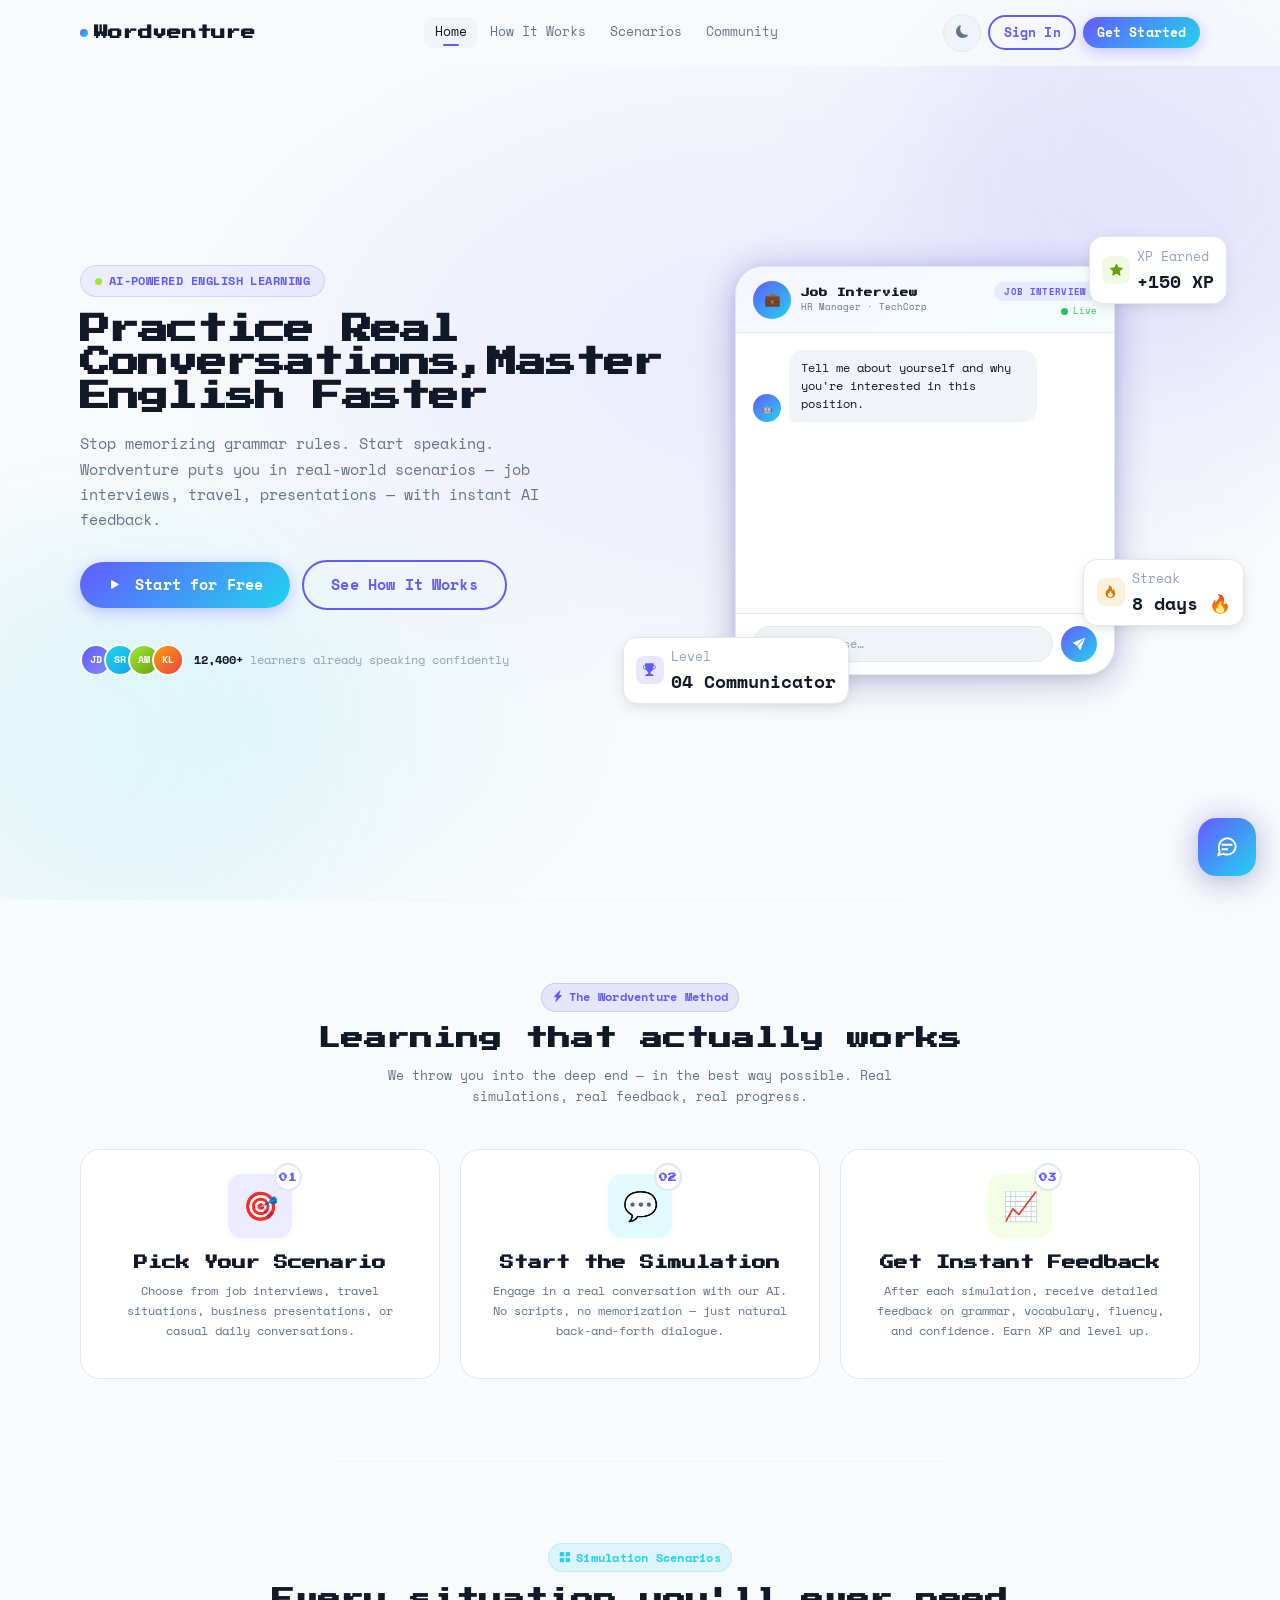
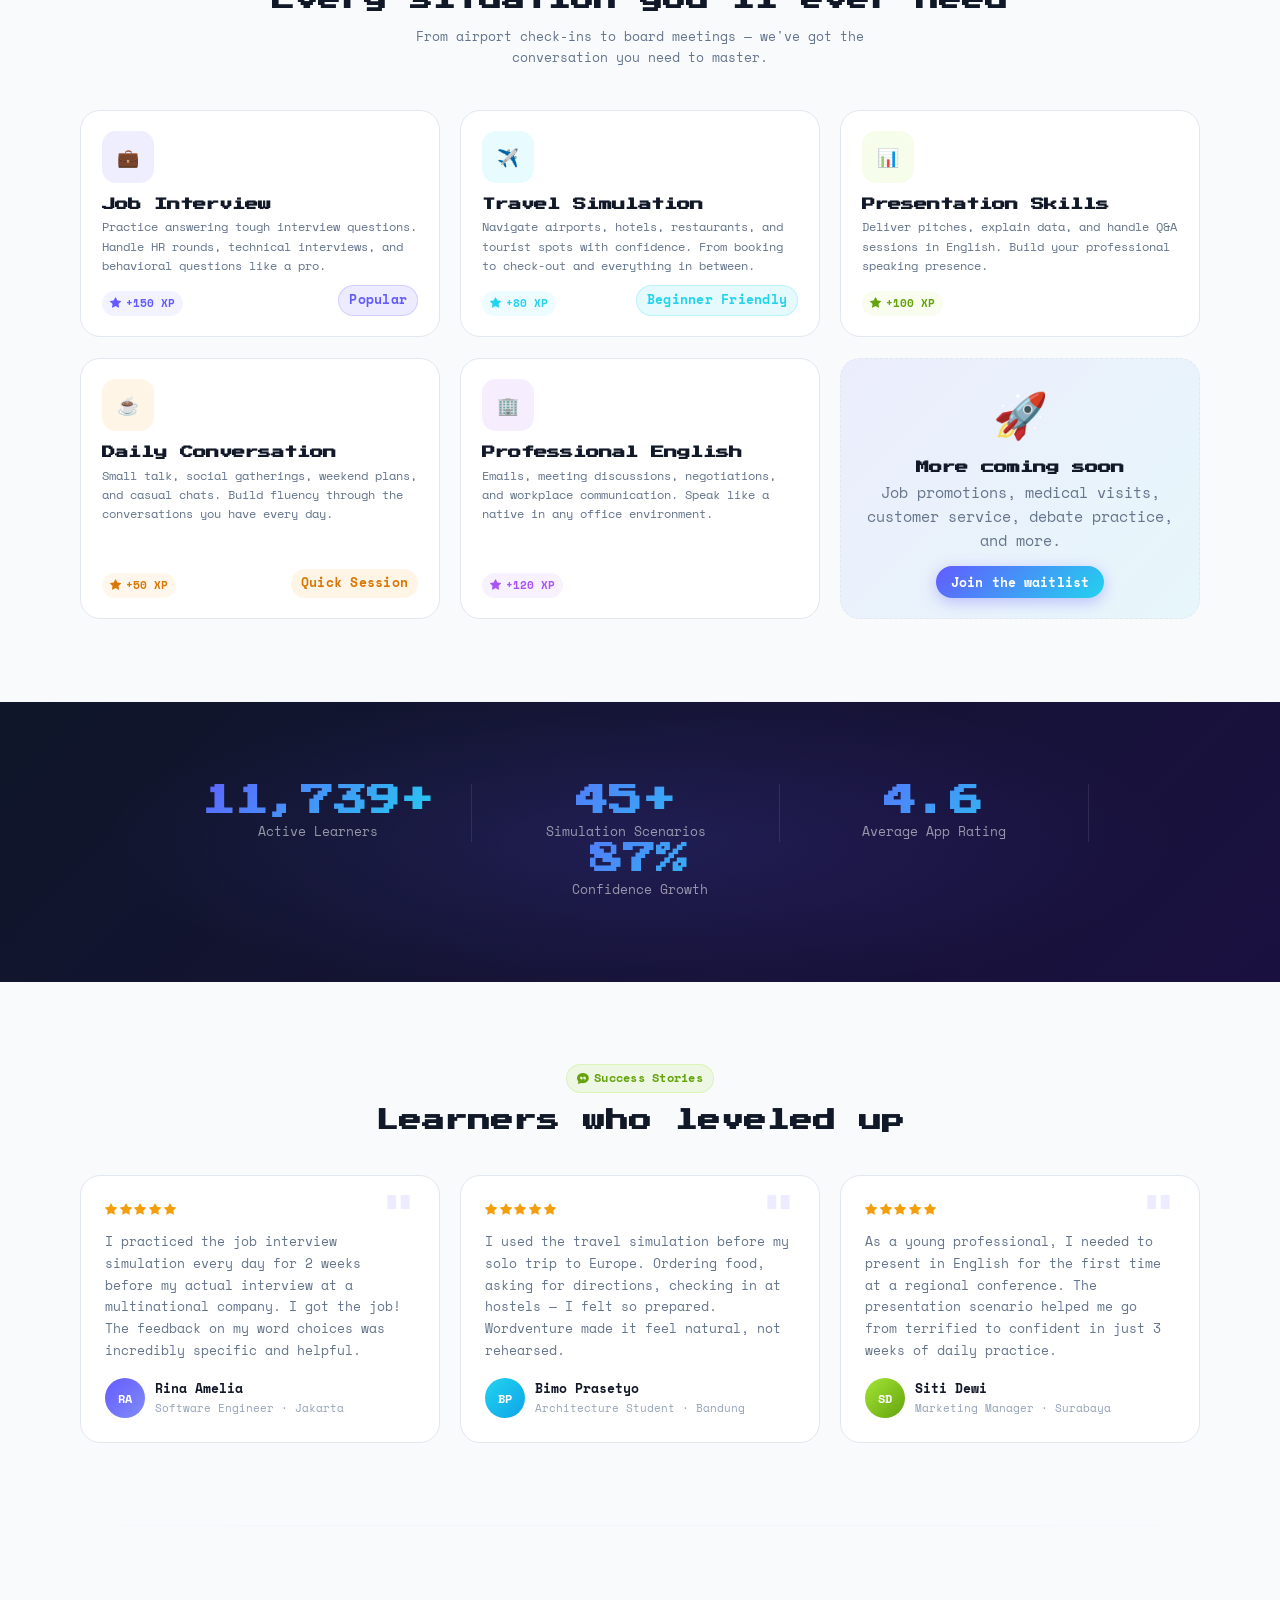
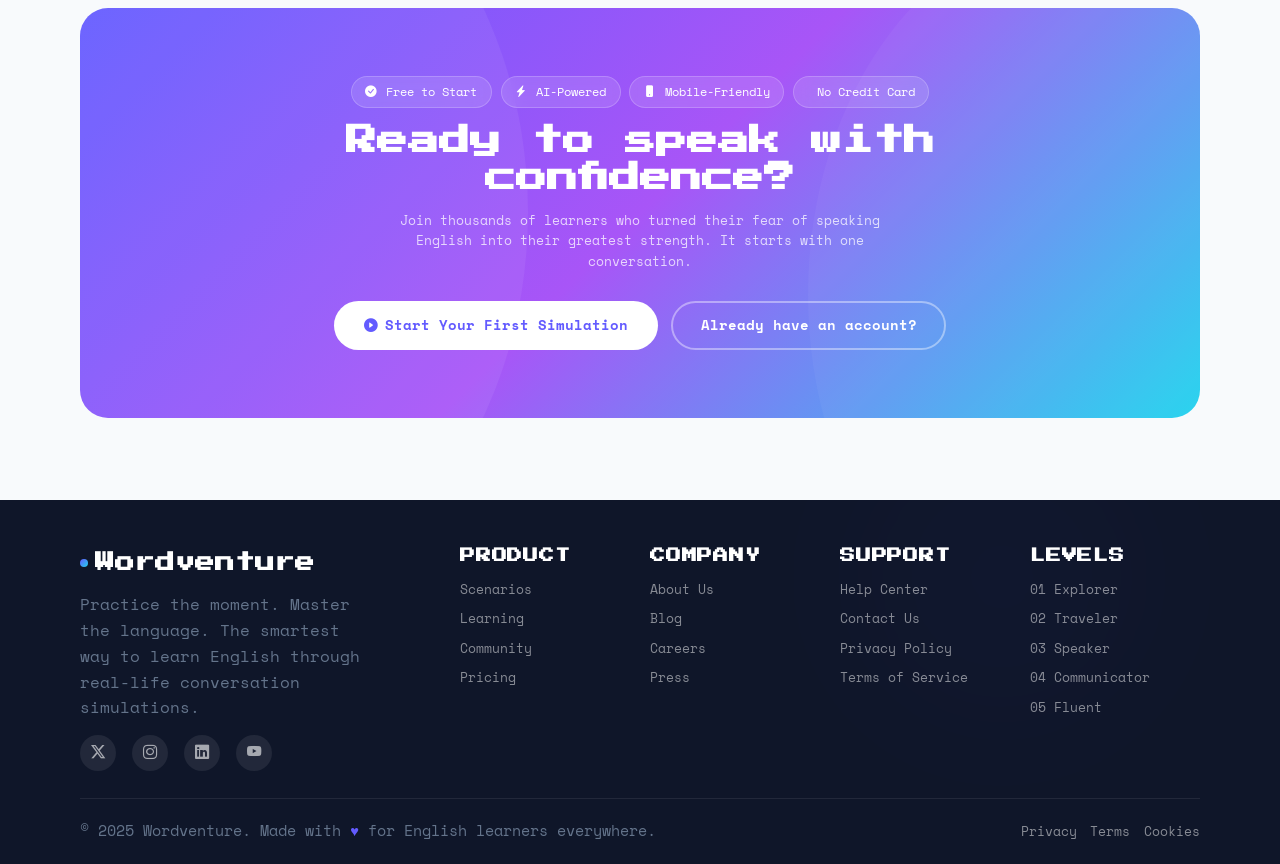
<file: index.html>
<!DOCTYPE html>
<html lang="en" data-theme="light">
<head>
  <meta charset="UTF-8" />
  <meta name="viewport" content="width=device-width, initial-scale=1.0" />
  <meta name="description" content="Wordventure — Practice English through real-life conversation simulations. Job interviews, travel, presentations, and more." />
  <title>Wordventure — Practice the moment. Master the language.</title>

  <!-- Google Fonts -->
  <link rel="preconnect" href="https://fonts.googleapis.com" />
  <link rel="preconnect" href="https://fonts.gstatic.com" crossorigin />
  <link href="https://fonts.googleapis.com/css2?family=Press+Start+2P&family=Space+Mono:ital,wght@0,400;0,700;1,400;1,700&display=swap" rel="stylesheet">

  <!-- Bootstrap 5 CSS -->
  <link href="https://cdn.jsdelivr.net/npm/bootstrap@5.3.3/dist/css/bootstrap.min.css" rel="stylesheet" />
  <!-- Bootstrap Icons -->
  <link href="https://cdn.jsdelivr.net/npm/bootstrap-icons@1.11.3/font/bootstrap-icons.css" rel="stylesheet" />

  <!-- Wordventure Styles -->
  <link rel="stylesheet" href="css/global.css" />
  <link rel="stylesheet" href="css/landing.css" />
<!-- Wordventure typography consistency -->
    <style id="Wordventure-typography-consistency">
      body, body * { font-family: var(--font-body); }
      h1, h2, h3, h4, h5, h6, .navbar-brand, .brand, .logo, .display-font { font-family: var(--font-heading); }
    </style>
<link rel="stylesheet" href="css/chatbot.css">
</head>
<body>

<!-- ═══════════════════════════════════════════
     NAVBAR
═══════════════════════════════════════════ -->
<nav id="mainNav" class="navbar navbar-expand-lg fixed-top">
  <div class="container">
    <!-- Brand -->
    <a class="navbar-brand" href="index.html">
      <span class="brand-dot"></span>
      Wordventure
    </a>

    <!-- Mobile Controls -->
    <div class="d-flex align-items-center gap-2 d-lg-none">
      <button class="btn-theme" data-theme-toggle data-theme-icon aria-label="Toggle theme">
        <i class="bi bi-moon-fill"></i>
      </button>
      <button class="navbar-toggler" type="button"
              data-bs-toggle="offcanvas"
              data-bs-target="#mobileNav"
              aria-controls="mobileNav"
              aria-label="Open menu">
        <i class="bi bi-list" style="font-size:1.69rem;"></i>
      </button>
    </div>

    <!-- Desktop Nav -->
    <div class="collapse navbar-collapse">
      <ul class="navbar-nav mx-auto gap-1">
        <li class="nav-item">
          <a class="nav-link active" href="index.html">Home</a>
        </li>
        <li class="nav-item">
          <a class="nav-link" href="#how-it-works">How It Works</a>
        </li>
        <li class="nav-item">
          <a class="nav-link" href="#scenarios">Scenarios</a>
        </li>
        <li class="nav-item">
          <a class="nav-link" href="community-landing.html">Community</a>
        </li>
      </ul>

      <div class="d-flex align-items-center gap-2">
        <button class="btn-theme" data-theme-toggle data-theme-icon aria-label="Toggle theme">
          <i class="bi bi-moon-fill"></i>
        </button>
        <a href="signin.html" class="btn btn-outline-primary btn-sm px-3">Sign In</a>
        <a href="signup.html" class="btn btn-primary btn-sm px-3">Get Started</a>
      </div>
    </div>
  </div>
</nav>

<!-- Mobile Offcanvas Nav -->
<div class="offcanvas offcanvas-start" tabindex="-1" id="mobileNav">
  <div class="offcanvas-header">
    <a class="navbar-brand" href="index.html">
      <span class="brand-dot"></span>
      Wordventure
    </a>
    <button type="button" class="btn-close" data-bs-dismiss="offcanvas" aria-label="Close"></button>
  </div>
  <div class="offcanvas-body d-flex flex-column">
    <ul class="navbar-nav flex-column mb-auto">
      <li><a class="nav-link" href="index.html"><i class="bi bi-house me-2"></i>Home</a></li>
      <li><a class="nav-link" href="#how-it-works" data-bs-dismiss="offcanvas"><i class="bi bi-play-circle me-2"></i>How It Works</a></li>
      <li><a class="nav-link" href="#scenarios" data-bs-dismiss="offcanvas"><i class="bi bi-grid me-2"></i>Scenarios</a></li>
      <li><a class="nav-link" href="learning.html"><i class="bi bi-book me-2"></i>Learning</a></li>
      <li><a class="nav-link" href="community.html"><i class="bi bi-people me-2"></i>Community</a></li>
    </ul>
    <div class="d-grid gap-2 mt-3 pb-2">
      <a href="signin.html" class="btn btn-outline-primary">Sign In</a>
      <a href="signup.html" class="btn btn-primary">Get Started — Free</a>
    </div>
  </div>
</div>


<!-- ═══════════════════════════════════════════
     HERO SECTION
═══════════════════════════════════════════ -->
<section class="hero-section">
  <!-- Decorative orbs -->
  <div class="ls-orb ls-orb-primary" style="width:500px;height:500px;top:-10%;right:-10%;opacity:0.6;"></div>
  <div class="ls-orb ls-orb-secondary" style="width:400px;height:400px;bottom:-5%;left:-8%;opacity:0.5;"></div>

  <div class="container position-relative">
    <div class="row align-items-center gy-5">

      <!-- Left: Copy -->
      <div class="col-lg-6">
        <div class="reveal">
          <div class="hero-eyebrow">
            <span class="pulse-dot"></span>
            AI-Powered English Learning
          </div>
        </div>

        <h1 class="hero-title reveal reveal-delay-1">
          Practice Real Conversations,Master English Faster
        </h1>

        <p class="hero-subtitle reveal reveal-delay-2">
          Stop memorizing grammar rules. Start speaking. Wordventure puts you in real-world scenarios — job interviews, travel, presentations — with instant AI feedback.
        </p>

        <div class="hero-cta-row reveal reveal-delay-3">
          <a href="signup.html" class="btn btn-primary btn-lg" data-cta-start>
            <i class="bi bi-play-fill me-1"></i>
            Start for Free
          </a>
          <a href="#how-it-works" class="btn btn-outline-primary btn-lg">
            See How It Works
          </a>
        </div>

        <div class="hero-social-proof reveal reveal-delay-4">
          <div class="hero-avatars">
            <div class="avatar a1">JD</div>
            <div class="avatar a2">SR</div>
            <div class="avatar a3">AM</div>
            <div class="avatar a4">KL</div>
          </div>
          <span><strong style="color:var(--text-primary);">12,400+</strong> learners already speaking confidently</span>
        </div>
      </div>

      <!-- Right: Chat Widget -->
      <div class="col-lg-6">
        <div class="hero-visual reveal reveal-delay-2">

          <!-- Floating badges -->
          <div class="hero-badge-float badge-xp">
            <div class="icon" style="background:rgba(163,230,53,0.15);color:#65A30D;">
              <i class="bi bi-star-fill"></i>
            </div>
            <div>
              <div style="font-size:0.975rem;color:var(--text-muted);font-weight:500;">XP Earned</div>
              <div style="font-size:1.3rem;color:var(--text-primary);">+150 XP</div>
            </div>
          </div>

          <div class="hero-badge-float badge-streak">
            <div class="icon" style="background:rgba(245,158,11,0.15);color:#D97706;">
              <i class="bi bi-fire"></i>
            </div>
            <div>
              <div style="font-size:0.975rem;color:var(--text-muted);font-weight:500;">Streak</div>
              <div style="font-size:1.3rem;color:var(--text-primary);">8 days 🔥</div>
            </div>
          </div>

          <div class="hero-badge-float badge-level">
            <div class="icon" style="background:rgba(99,91,255,0.15);color:var(--primary);">
              <i class="bi bi-trophy-fill"></i>
            </div>
            <div>
              <div style="font-size:0.975rem;color:var(--text-muted);font-weight:500;">Level</div>
              <div style="font-size:1.3rem;color:var(--text-primary);">04 Communicator</div>
            </div>
          </div>

          <!-- Chat Widget -->
          <div class="chat-widget">
            <div class="chat-header">
              <div class="chat-header-info">
                <div class="chat-avatar">💼</div>
                <div>
                  <div class="chat-avatar-name">Job Interview</div>
                  <div class="chat-avatar-role">HR Manager · TechCorp</div>
                </div>
              </div>
              <div class="d-flex flex-column align-items-end gap-1">
                <span class="chat-scenario-tag">JOB INTERVIEW</span>
                <div class="chat-status">
                  <div class="chat-status-dot"></div>
                  Live
                </div>
              </div>
            </div>

            <div class="chat-body">
              <!-- Messages injected by JS -->
            </div>

            <div class="chat-footer">
              <div class="chat-input-fake">Your response…</div>
              <div class="chat-send-btn">
                <i class="bi bi-send-fill"></i>
              </div>
            </div>
          </div>

        </div>
      </div>

    </div>
  </div>
</section>

<hr class="ls-divider" />


<!-- ═══════════════════════════════════════════
     HOW IT WORKS
═══════════════════════════════════════════ -->
<section id="how-it-works" class="ls-section how-section">
  <div class="container">

    <div class="text-center mb-5 reveal">
      <div class="ls-badge ls-badge-primary mb-3">
        <i class="bi bi-lightning-charge-fill"></i>
        The Wordventure Method
      </div>
      <h2>Learning that actually works</h2>
      <p class="mx-auto mt-3" style="max-width:520px;">
        We throw you into the deep end — in the best way possible. Real simulations, real feedback, real progress.
      </p>
    </div>

    <div class="row g-4">

      <div class="col-md-4 reveal reveal-delay-1">
        <div class="step-card">
          <div class="step-icon-wrap" style="background:rgba(99,91,255,0.1);">
            <span style="font-size:2.08rem;">🎯</span>
            <div class="step-num">01</div>
          </div>
          <h5>Pick Your Scenario</h5>
          <p>Choose from job interviews, travel situations, business presentations, or casual daily conversations.</p>
        </div>
      </div>

      <div class="col-md-4 reveal reveal-delay-2">
        <div class="step-card">
          <div class="step-icon-wrap" style="background:rgba(34,211,238,0.1);">
            <span style="font-size:2.08rem;">💬</span>
            <div class="step-num">02</div>
          </div>
          <h5>Start the Simulation</h5>
          <p>Engage in a real conversation with our AI. No scripts, no memorization — just natural back-and-forth dialogue.</p>
        </div>
      </div>

      <div class="col-md-4 reveal reveal-delay-3">
        <div class="step-card">
          <div class="step-icon-wrap" style="background:rgba(163,230,53,0.1);">
            <span style="font-size:2.08rem;">📈</span>
            <div class="step-num">03</div>
          </div>
          <h5>Get Instant Feedback</h5>
          <p>After each simulation, receive detailed feedback on grammar, vocabulary, fluency, and confidence. Earn XP and level up.</p>
        </div>
      </div>

    </div>
  </div>
</section>

<hr class="ls-divider" />


<!-- ═══════════════════════════════════════════
     SCENARIOS
═══════════════════════════════════════════ -->
<section id="scenarios" class="ls-section">
  <div class="container">

    <div class="text-center mb-5 reveal">
      <div class="ls-badge ls-badge-secondary mb-3">
        <i class="bi bi-grid-fill"></i>
        Simulation Scenarios
      </div>
      <h2>Every situation you'll ever need</h2>
      <p class="mt-3 mx-auto" style="max-width:480px;">
        From airport check-ins to board meetings — we've got the conversation you need to master.
      </p>
    </div>

    <div class="row g-4">

      <!-- Job Interview -->
      <div class="col-sm-6 col-lg-4 reveal reveal-delay-1">
        <div class="scenario-card sc-interview">
          <div class="scenario-icon" style="background:rgba(99,91,255,0.1);">💼</div>
          <h6>Job Interview</h6>
          <p>Practice answering tough interview questions. Handle HR rounds, technical interviews, and behavioral questions like a pro.</p>
          <div class="d-flex align-items-center justify-content-between">
            <span class="scenario-xp"><i class="bi bi-star-fill"></i> +150 XP</span>
            <span class="ls-badge ls-badge-primary" style="font-size:0.936rem;">Popular</span>
          </div>
        </div>
      </div>

      <!-- Travel -->
      <div class="col-sm-6 col-lg-4 reveal reveal-delay-2">
        <div class="scenario-card sc-travel">
          <div class="scenario-icon" style="background:rgba(34,211,238,0.1);">✈️</div>
          <h6>Travel Simulation</h6>
          <p>Navigate airports, hotels, restaurants, and tourist spots with confidence. From booking to check-out and everything in between.</p>
          <div class="d-flex align-items-center justify-content-between">
            <span class="scenario-xp" style="color:var(--secondary);background:rgba(34,211,238,0.08);">
              <i class="bi bi-star-fill"></i> +80 XP
            </span>
            <span class="ls-badge ls-badge-secondary" style="font-size:0.936rem;">Beginner Friendly</span>
          </div>
        </div>
      </div>

      <!-- Presentation -->
      <div class="col-sm-6 col-lg-4 reveal reveal-delay-3">
        <div class="scenario-card sc-present">
          <div class="scenario-icon" style="background:rgba(163,230,53,0.1);">📊</div>
          <h6>Presentation Skills</h6>
          <p>Deliver pitches, explain data, and handle Q&A sessions in English. Build your professional speaking presence.</p>
          <div class="d-flex align-items-center justify-content-between">
            <span class="scenario-xp" style="color:#65A30D;background:rgba(163,230,53,0.08);">
              <i class="bi bi-star-fill"></i> +100 XP
            </span>
          </div>
        </div>
      </div>

      <!-- Daily Conversation -->
      <div class="col-sm-6 col-lg-4 reveal reveal-delay-1">
        <div class="scenario-card sc-daily">
          <div class="scenario-icon" style="background:rgba(245,158,11,0.1);">☕</div>
          <h6>Daily Conversation</h6>
          <p>Small talk, social gatherings, weekend plans, and casual chats. Build fluency through the conversations you have every day.</p>
          <div class="d-flex align-items-center justify-content-between">
            <span class="scenario-xp" style="color:#D97706;background:rgba(245,158,11,0.08);">
              <i class="bi bi-star-fill"></i> +50 XP
            </span>
            <span class="ls-badge" style="background:rgba(245,158,11,0.1);color:#D97706;border-color:rgba(245,158,11,0.2);font-size:0.936rem;">Quick Session</span>
          </div>
        </div>
      </div>

      <!-- Professional English -->
      <div class="col-sm-6 col-lg-4 reveal reveal-delay-2">
        <div class="scenario-card sc-professional">
          <div class="scenario-icon" style="background:rgba(168,85,247,0.1);">🏢</div>
          <h6>Professional English</h6>
          <p>Emails, meeting discussions, negotiations, and workplace communication. Speak like a native in any office environment.</p>
          <div class="d-flex align-items-center justify-content-between">
            <span class="scenario-xp" style="color:#A855F7;background:rgba(168,85,247,0.08);">
              <i class="bi bi-star-fill"></i> +120 XP
            </span>
          </div>
        </div>
      </div>

      <!-- CTA Card -->
      <div class="col-sm-6 col-lg-4 reveal reveal-delay-3">
        <div class="scenario-card d-flex flex-column align-items-center justify-content-center text-center"
             style="background:var(--grad-card);border-style:dashed;min-height:200px;"
             onclick="window.location.href='signup.html'">
          <div style="font-size:3.25rem;margin-bottom:0.75rem;">🚀</div>
          <h6>More coming soon</h6>
          <p style="font-size:1.066rem;">Job promotions, medical visits, customer service, debate practice, and more.</p>
          <a href="signup.html" class="btn btn-primary btn-sm mt-1" onclick="event.stopPropagation()">
            Join the waitlist
          </a>
        </div>
      </div>

    </div>
  </div>
</section>

<hr class="ls-divider" />


<!-- ═══════════════════════════════════════════
     STATS
═══════════════════════════════════════════ -->
<section class="stats-section ls-section">
  <div class="container">
    <div class="d-flex flex-wrap justify-content-center align-items-center gap-4 gap-md-0">

      <div class="stat-item col-6 col-md-3 reveal reveal-delay-1">
        <div class="stat-number" data-count="12400" data-suffix="+">0</div>
        <div class="stat-label">Active Learners</div>
      </div>

      <div class="stat-divider d-none d-md-block"></div>

      <div class="stat-item col-6 col-md-3 reveal reveal-delay-2">
        <div class="stat-number" data-count="48" data-suffix="+">0</div>
        <div class="stat-label">Simulation Scenarios</div>
      </div>

      <div class="stat-divider d-none d-md-block"></div>

      <div class="stat-item col-6 col-md-3 reveal reveal-delay-3">
        <div class="stat-number" data-count="4.9">0</div>
        <div class="stat-label">Average App Rating</div>
      </div>

      <div class="stat-divider d-none d-md-block"></div>

      <div class="stat-item col-6 col-md-3 reveal reveal-delay-4">
        <div class="stat-number" data-count="92" data-suffix="%">0</div>
        <div class="stat-label">Confidence Growth</div>
      </div>

    </div>
  </div>
</section>


<!-- ═══════════════════════════════════════════
     TESTIMONIALS
═══════════════════════════════════════════ -->
<section class="ls-section">
  <div class="container">

    <div class="text-center mb-5 reveal">
      <div class="ls-badge ls-badge-accent mb-3">
        <i class="bi bi-chat-quote-fill"></i>
        Success Stories
      </div>
      <h2>Learners who leveled up</h2>
    </div>

    <div class="row g-4">

      <div class="col-md-4 reveal reveal-delay-1">
        <div class="testimonial-card">
          <div class="testimonial-quote">"</div>
          <div class="testimonial-stars">
            <i class="bi bi-star-fill"></i><i class="bi bi-star-fill"></i>
            <i class="bi bi-star-fill"></i><i class="bi bi-star-fill"></i>
            <i class="bi bi-star-fill"></i>
          </div>
          <p class="testimonial-text">
            I practiced the job interview simulation every day for 2 weeks before my actual interview at a multinational company. I got the job! The feedback on my word choices was incredibly specific and helpful.
          </p>
          <div class="testimonial-author">
            <div class="testi-avatar" style="background:linear-gradient(135deg,#635BFF,#818CF8);">RA</div>
            <div>
              <div class="testi-name">Rina Amelia</div>
              <div class="testi-role">Software Engineer · Jakarta</div>
            </div>
          </div>
        </div>
      </div>

      <div class="col-md-4 reveal reveal-delay-2">
        <div class="testimonial-card">
          <div class="testimonial-quote">"</div>
          <div class="testimonial-stars">
            <i class="bi bi-star-fill"></i><i class="bi bi-star-fill"></i>
            <i class="bi bi-star-fill"></i><i class="bi bi-star-fill"></i>
            <i class="bi bi-star-fill"></i>
          </div>
          <p class="testimonial-text">
            I used the travel simulation before my solo trip to Europe. Ordering food, asking for directions, checking in at hostels — I felt so prepared. Wordventure made it feel natural, not rehearsed.
          </p>
          <div class="testimonial-author">
            <div class="testi-avatar" style="background:linear-gradient(135deg,#22D3EE,#0EA5E9);">BP</div>
            <div>
              <div class="testi-name">Bimo Prasetyo</div>
              <div class="testi-role">Architecture Student · Bandung</div>
            </div>
          </div>
        </div>
      </div>

      <div class="col-md-4 reveal reveal-delay-3">
        <div class="testimonial-card">
          <div class="testimonial-quote">"</div>
          <div class="testimonial-stars">
            <i class="bi bi-star-fill"></i><i class="bi bi-star-fill"></i>
            <i class="bi bi-star-fill"></i><i class="bi bi-star-fill"></i>
            <i class="bi bi-star-fill"></i>
          </div>
          <p class="testimonial-text">
            As a young professional, I needed to present in English for the first time at a regional conference. The presentation scenario helped me go from terrified to confident in just 3 weeks of daily practice.
          </p>
          <div class="testimonial-author">
            <div class="testi-avatar" style="background:linear-gradient(135deg,#A3E635,#65A30D);">SD</div>
            <div>
              <div class="testi-name">Siti Dewi</div>
              <div class="testi-role">Marketing Manager · Surabaya</div>
            </div>
          </div>
        </div>
      </div>

    </div>
  </div>
</section>

<hr class="ls-divider" />


<!-- ═══════════════════════════════════════════
     CTA SECTION
═══════════════════════════════════════════ -->
<section class="cta-section ls-section">
  <div class="container">
    <div class="cta-card reveal">

      <div class="feature-chips">
        <span class="feature-chip"><i class="bi bi-check-circle-fill me-1"></i> Free to Start</span>
        <span class="feature-chip"><i class="bi bi-lightning-charge-fill me-1"></i> AI-Powered</span>
        <span class="feature-chip"><i class="bi bi-phone-fill me-1"></i> Mobile-Friendly</span>
        <span class="feature-chip"><i class="bi bi-shield-check-fill me-1"></i> No Credit Card</span>
      </div>

      <h2>Ready to speak with<br>confidence?</h2>
      <p>Join thousands of learners who turned their fear of speaking English into their greatest strength. It starts with one conversation.</p>

      <div class="d-flex flex-wrap gap-3 justify-content-center">
        <a href="signup.html" class="btn-cta-white">
          <i class="bi bi-play-circle-fill"></i>
          Start Your First Simulation
        </a>
        <a href="signin.html" class="btn-cta-outline-white">
          Already have an account?
        </a>
      </div>

    </div>
  </div>
</section>


<!-- ═══════════════════════════════════════════
     FOOTER
═══════════════════════════════════════════ -->
<footer class="ls-footer">
  <!-- Orb -->
  <div class="ls-orb ls-orb-primary" style="width:300px;height:300px;top:-20%;right:10%;opacity:0.15;"></div>

  <div class="container position-relative">
    <div class="row g-4 mb-4">

      <div class="col-lg-4">
        <div class="footer-brand d-flex align-items-center gap-2 mb-3">
          <span class="brand-dot"></span>
          Wordventure
        </div>
        <p style="font-size:1.144rem;max-width:280px;">
          Practice the moment. Master the language. The smartest way to learn English through real-life conversation simulations.
        </p>
        <div class="footer-social mt-3">
          <a href="#" aria-label="Twitter"><i class="bi bi-twitter-x"></i></a>
          <a href="#" aria-label="Instagram"><i class="bi bi-instagram"></i></a>
          <a href="#" aria-label="LinkedIn"><i class="bi bi-linkedin"></i></a>
          <a href="#" aria-label="YouTube"><i class="bi bi-youtube"></i></a>
        </div>
      </div>

      <div class="col-6 col-lg-2">
        <h6 class="mb-3" style="font-size:1.105rem;letter-spacing:0.05em;text-transform:uppercase;">Product</h6>
        <a href="#scenarios">Scenarios</a>
        <a href="learning.html">Learning</a>
        <a href="community.html">Community</a>
        <a href="#">Pricing</a>
      </div>

      <div class="col-6 col-lg-2">
        <h6 class="mb-3" style="font-size:1.105rem;letter-spacing:0.05em;text-transform:uppercase;">Company</h6>
        <a href="#">About Us</a>
        <a href="#">Blog</a>
        <a href="#">Careers</a>
        <a href="#">Press</a>
      </div>

      <div class="col-6 col-lg-2">
        <h6 class="mb-3" style="font-size:1.105rem;letter-spacing:0.05em;text-transform:uppercase;">Support</h6>
        <a href="#">Help Center</a>
        <a href="#">Contact Us</a>
        <a href="#">Privacy Policy</a>
        <a href="#">Terms of Service</a>
      </div>

      <div class="col-6 col-lg-2">
        <h6 class="mb-3" style="font-size:1.105rem;letter-spacing:0.05em;text-transform:uppercase;">Levels</h6>
        <a href="#">01 Explorer</a>
        <a href="#">02 Traveler</a>
        <a href="#">03 Speaker</a>
        <a href="#">04 Communicator</a>
        <a href="#">05 Fluent</a>
      </div>

    </div>

    <div class="footer-divider"></div>

    <div class="d-flex flex-wrap justify-content-between align-items-center gap-2">
      <p style="font-size:1.066rem;margin:0;">
        © 2025 Wordventure. Made with <span style="color:var(--primary);">♥</span> for English learners everywhere.
      </p>
      <div class="d-flex align-items-center gap-3" style="font-size:1.066rem;">
        <a href="#" style="display:inline;margin:0;">Privacy</a>
        <a href="#" style="display:inline;margin:0;">Terms</a>
        <a href="#" style="display:inline;margin:0;">Cookies</a>
      </div>
    </div>
  </div>
</footer>

<!-- Toast Container -->
<div class="ls-toast-container"></div>

<!-- Bootstrap JS -->
<script src="https://cdn.jsdelivr.net/npm/bootstrap@5.3.3/dist/js/bootstrap.bundle.min.js"></script>
<!-- Wordventure JS -->
<script src="js/main.js"></script>

<script src="js/chatbot.js"></script>
</body>
</html>
</file>
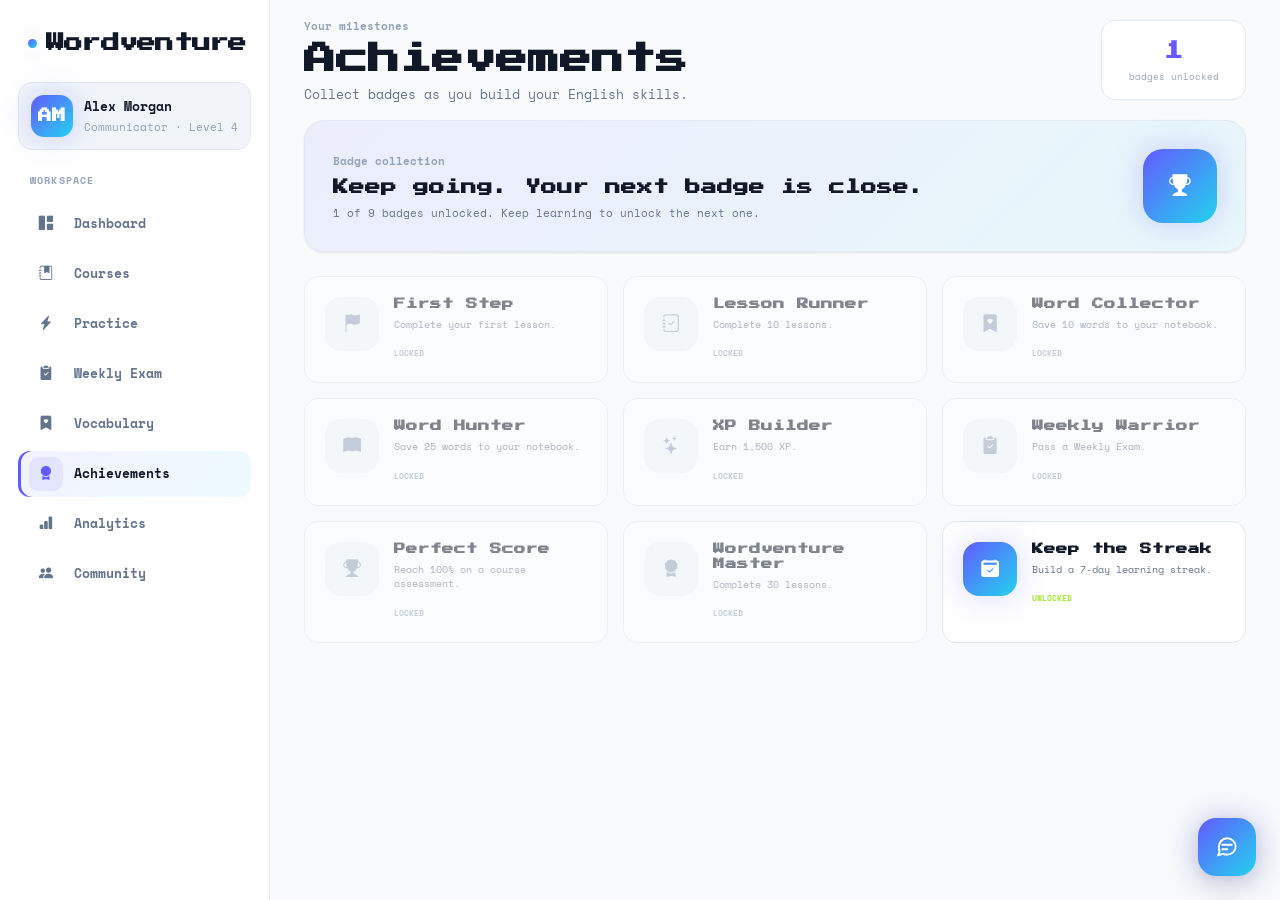
<file: achievements.html>
<!DOCTYPE html>
<html lang="en">
<head>
<meta charset="UTF-8"><meta name="viewport" content="width=device-width, initial-scale=1.0">
<title>Achievements | Wordventure</title>
<link rel="preconnect" href="https://fonts.googleapis.com"><link rel="preconnect" href="https://fonts.gstatic.com" crossorigin>
<link href="https://fonts.googleapis.com/css2?family=Press+Start+2P&family=Space+Mono:ital,wght@0,400;0,700;1,400&display=swap" rel="stylesheet">
<link href="https://cdn.jsdelivr.net/npm/bootstrap@5.3.3/dist/css/bootstrap.min.css" rel="stylesheet"><link href="https://cdn.jsdelivr.net/npm/bootstrap-icons@1.11.3/font/bootstrap-icons.css" rel="stylesheet">
<link rel="stylesheet" href="css/global.css">
    <link rel="stylesheet" href="css/icons.css">
<link rel="stylesheet" href="css/learning.css"><link rel="stylesheet" href="css/achievements.css">
<link rel="stylesheet" href="css/feature-pages.css"><link rel="stylesheet" href="css/chatbot.css">
</head>
<body class="learning-page page-transition">
<div class="learning-shell">
<aside class="learning-sidebar">
<div class="sidebar-top"><a class="navbar-brand learning-brand" href="index.html"><span class="brand-dot"></span><span>Wordventure</span></a></div>
<div class="sidebar-user"><div class="avatar avatar-gradient">AM</div><div class="sidebar-user-copy"><strong>Alex Morgan</strong><span>Communicator · Level 4</span></div></div>
<nav class="learning-nav">
<div class="nav-label">Workspace</div>
<a href="learning.html" class="learning-nav-link"><span class="nav-icon"><i class="bi bi-grid-1x2-fill"></i></span><span>Dashboard</span></a>
<a href="courses.html" class="learning-nav-link"><span class="nav-icon"><i class="bi bi-journal-bookmark-fill"></i></span><span>Courses</span></a>
<a href="practice.html" class="learning-nav-link"><span class="nav-icon"><i class="bi bi-lightning-charge-fill"></i></span><span>Practice</span></a>
<a href="weekly-exam.html" class="learning-nav-link"><span class="nav-icon"><i class="bi bi-clipboard2-check-fill"></i></span><span>Weekly Exam</span></a>
<a href="vocabulary.html" class="learning-nav-link"><span class="nav-icon"><i class="bi bi-bookmark-heart-fill"></i></span><span>Vocabulary</span></a>
<a href="achievements.html" class="learning-nav-link active"><span class="nav-icon"><i class="bi bi-award-fill"></i></span><span>Achievements</span></a>
<a href="analytics.html" class="learning-nav-link"><span class="nav-icon"><i class="bi bi-bar-chart-fill"></i></span><span>Analytics</span></a>
<a href="community.html" class="learning-nav-link"><span class="nav-icon"><i class="bi bi-people-fill"></i></span><span>Community</span></a>
</nav>
</aside>
<main class="feature-main">
<header class="feature-topbar"><div><span class="eyebrow">Your milestones</span><h1>Achievements</h1><p>Collect badges as you build your English skills.</p></div><div class="feature-stat"><strong id="badgeCount">0</strong><span>badges unlocked</span></div></header>
<section class="achievement-hero"><div><span class="eyebrow">Badge collection</span><h2>Keep going. Your next badge is close.</h2><p id="achievementSummary">Complete lessons, practice skills, and keep your streak alive.</p></div><div class="hero-trophy"><i class="bi bi-trophy-fill"></i></div></section>
<section class="badge-grid" id="badgeGrid"></section>
</main></div>
<script src="js/main.js"></script><script src="js/achievements.js"></script><script src="js/chatbot.js"></script>
</body></html>
</file>
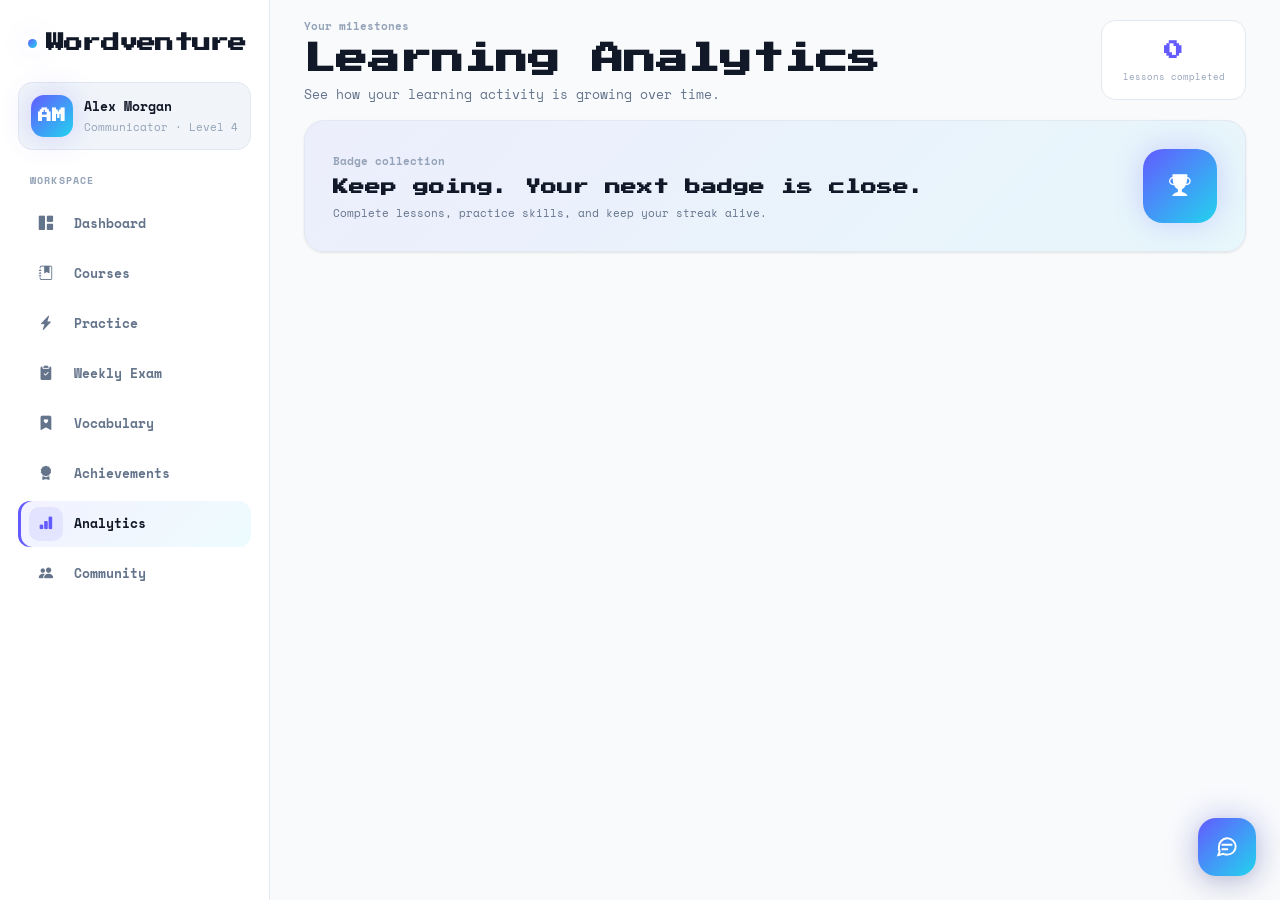
<file: analytics.html>
<!DOCTYPE html>
<html lang="en">
<head>
<meta charset="UTF-8"><meta name="viewport" content="width=device-width, initial-scale=1.0">
<title>Learning Analytics | Wordventure</title>
<link rel="preconnect" href="https://fonts.googleapis.com"><link rel="preconnect" href="https://fonts.gstatic.com" crossorigin>
<link href="https://fonts.googleapis.com/css2?family=Press+Start+2P&family=Space+Mono:ital,wght@0,400;0,700;1,400&display=swap" rel="stylesheet">
<link href="https://cdn.jsdelivr.net/npm/bootstrap@5.3.3/dist/css/bootstrap.min.css" rel="stylesheet"><link href="https://cdn.jsdelivr.net/npm/bootstrap-icons@1.11.3/font/bootstrap-icons.css" rel="stylesheet">
<link rel="stylesheet" href="css/global.css">
    <link rel="stylesheet" href="css/icons.css">
<link rel="stylesheet" href="css/learning.css"><link rel="stylesheet" href="css/analytics.css">
<link rel="stylesheet" href="css/feature-pages.css"><link rel="stylesheet" href="css/chatbot.css">
</head>
<body class="learning-page page-transition">
<div class="learning-shell">
<aside class="learning-sidebar">
<div class="sidebar-top"><a class="navbar-brand learning-brand" href="index.html"><span class="brand-dot"></span><span>Wordventure</span></a></div>
<div class="sidebar-user"><div class="avatar avatar-gradient">AM</div><div class="sidebar-user-copy"><strong>Alex Morgan</strong><span>Communicator · Level 4</span></div></div>
<nav class="learning-nav">
<div class="nav-label">Workspace</div>
<a href="learning.html" class="learning-nav-link"><span class="nav-icon"><i class="bi bi-grid-1x2-fill"></i></span><span>Dashboard</span></a>
<a href="courses.html" class="learning-nav-link"><span class="nav-icon"><i class="bi bi-journal-bookmark-fill"></i></span><span>Courses</span></a>
<a href="practice.html" class="learning-nav-link"><span class="nav-icon"><i class="bi bi-lightning-charge-fill"></i></span><span>Practice</span></a>
<a href="weekly-exam.html" class="learning-nav-link"><span class="nav-icon"><i class="bi bi-clipboard2-check-fill"></i></span><span>Weekly Exam</span></a>
<a href="vocabulary.html" class="learning-nav-link"><span class="nav-icon"><i class="bi bi-bookmark-heart-fill"></i></span><span>Vocabulary</span></a>
<a href="achievements.html" class="learning-nav-link"><span class="nav-icon"><i class="bi bi-award-fill"></i></span><span>Achievements</span></a>
<a href="analytics.html" class="learning-nav-link active"><span class="nav-icon"><i class="bi bi-bar-chart-fill"></i></span><span>Analytics</span></a>
<a href="community.html" class="learning-nav-link"><span class="nav-icon"><i class="bi bi-people-fill"></i></span><span>Community</span></a>
</nav>
</aside>
<main class="feature-main">
<header class="feature-topbar"><div><span class="eyebrow">Your milestones</span><h1>Learning Analytics</h1><p>See how your learning activity is growing over time.</p></div><div class="feature-stat"><strong id="totalLessons">0</strong><span>lessons completed</span></div></header>
<section class="achievement-hero"><div><span class="eyebrow">Badge collection</span><h2>Keep going. Your next badge is close.</h2><p id="achievementSummary">Complete lessons, practice skills, and keep your streak alive.</p></div><div class="hero-trophy"><i class="bi bi-trophy-fill"></i></div></section>
<section class="badge-grid" id="badgeGrid"></section>
</main></div>
<script src="js/main.js"></script><script src="js/analytics.js"></script><script src="js/chatbot.js"></script>
</body></html>
</file>
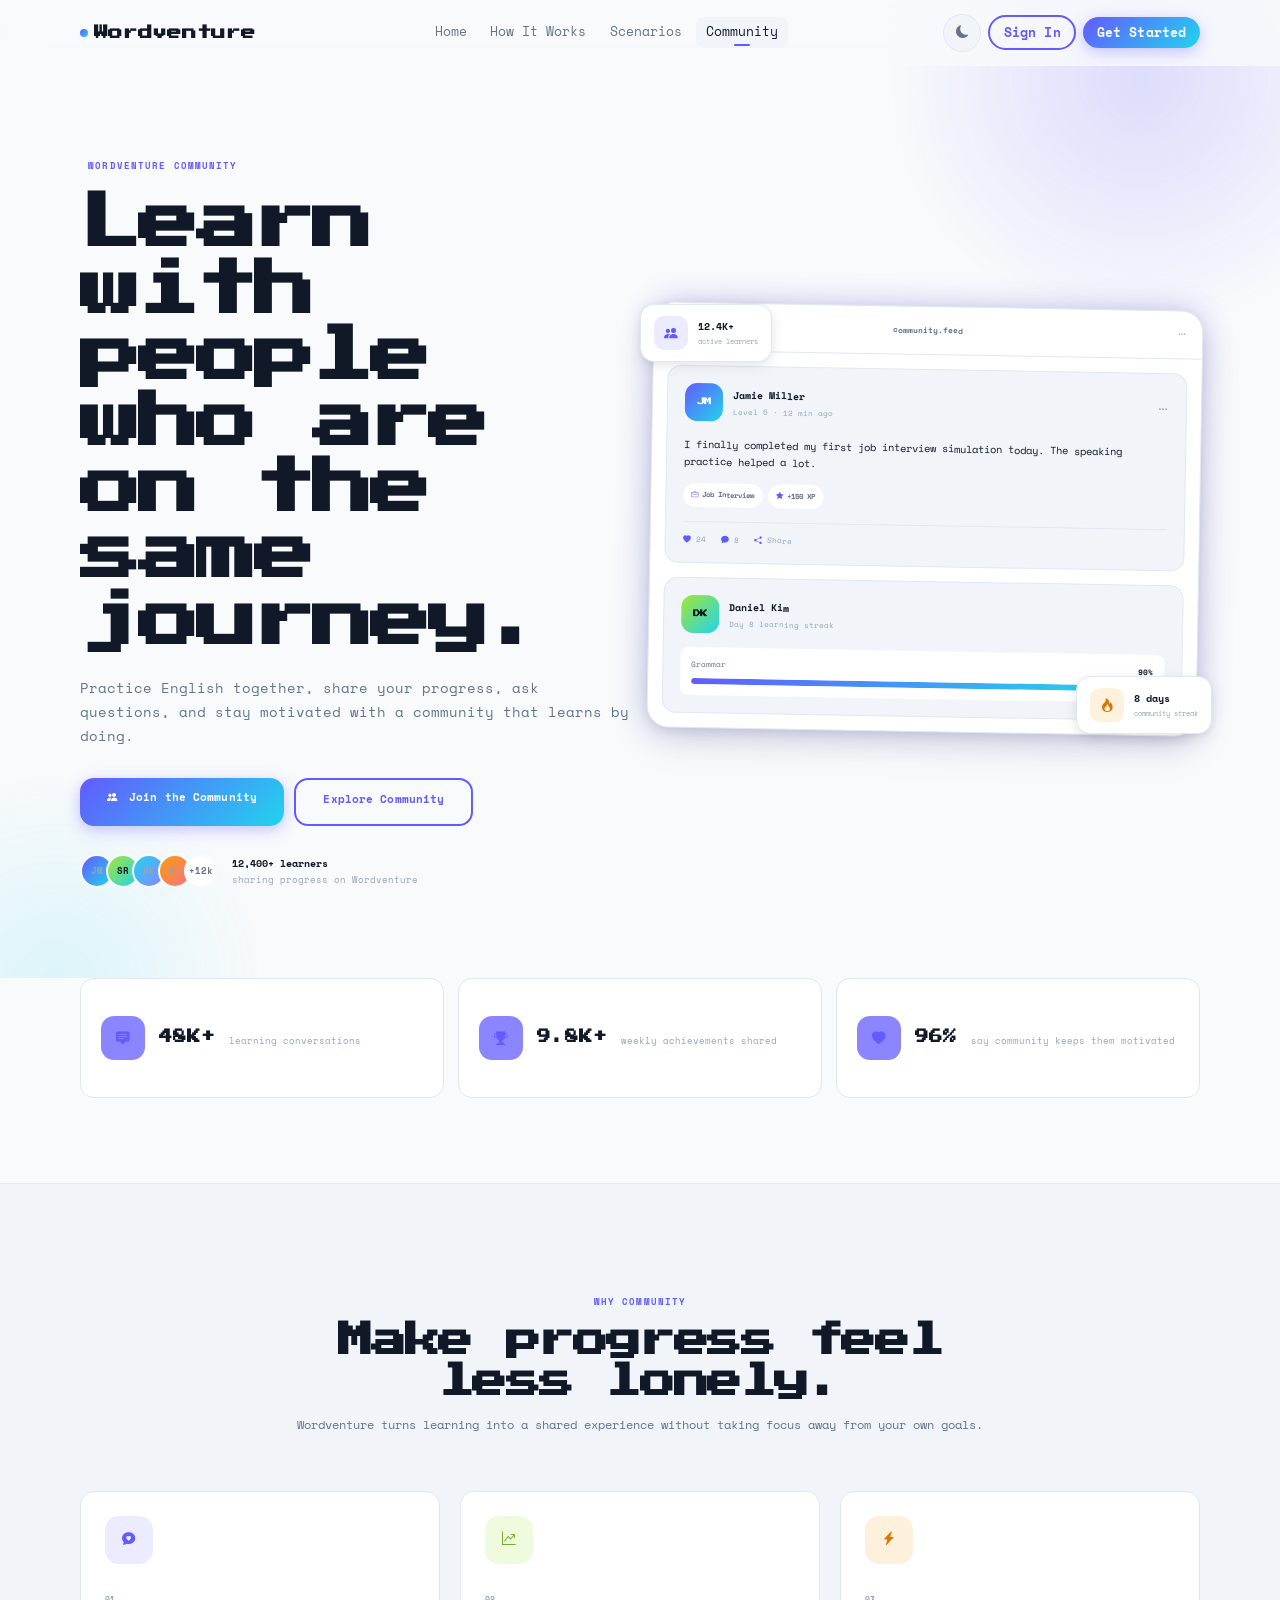
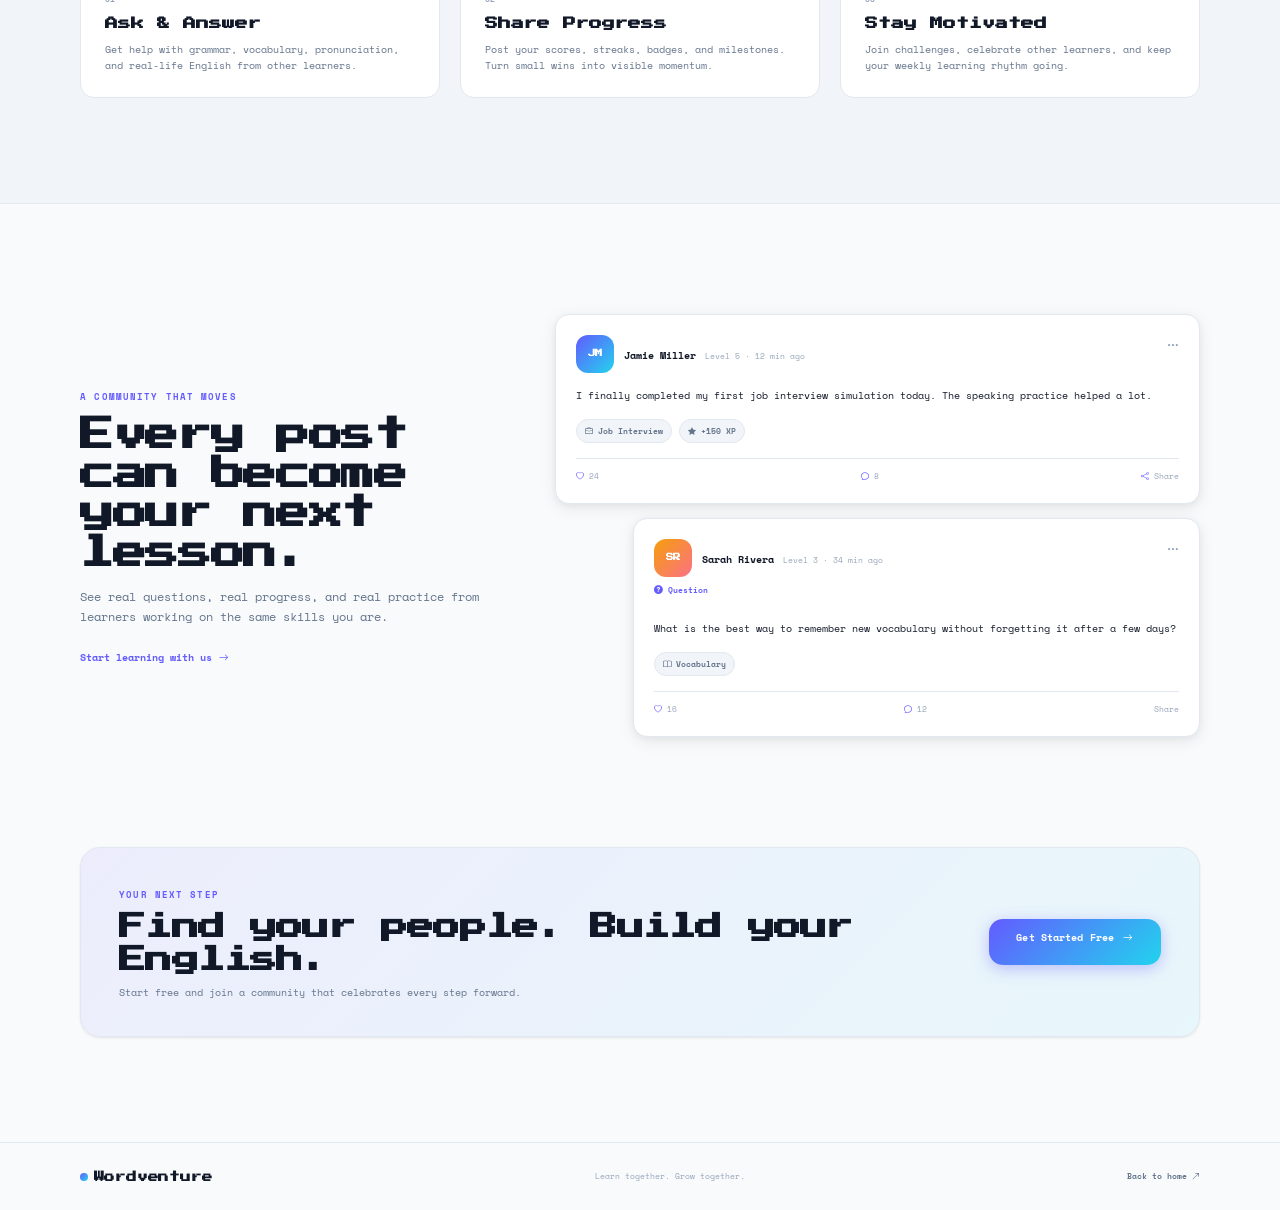
<file: community-landing.html>
<!DOCTYPE html>
<html lang="en" data-theme="light">
<head>
    <meta charset="UTF-8" />
    <meta name="viewport" content="width=device-width, initial-scale=1.0" />
    <meta name="description" content="Join the Wordventure community. Practice English, share progress, and learn with people who are on the same journey." />
    <title>Community | Wordventure</title>

    <link rel="preconnect" href="https://fonts.googleapis.com" />
    <link rel="preconnect" href="https://fonts.gstatic.com" crossorigin />
    <link href="https://fonts.googleapis.com/css2?family=Press+Start+2P&family=Space+Mono:ital,wght@0,400;0,700;1,400;1,700&display=swap" rel="stylesheet" />

    <link href="https://cdn.jsdelivr.net/npm/bootstrap@5.3.3/dist/css/bootstrap.min.css" rel="stylesheet" />
    <link href="https://cdn.jsdelivr.net/npm/bootstrap-icons@1.11.3/font/bootstrap-icons.css" rel="stylesheet" />

    <link rel="stylesheet" href="css/global.css" />
    <link rel="stylesheet" href="css/community-landing.css" />

    <style id="Wordventure-typography-consistency">
        body,
        body * {
            font-family: var(--font-body);
        }

        h1,
        h2,
        h3,
        h4,
        h5,
        h6,
        .navbar-brand,
        .brand,
        .logo,
        .display-font {
            font-family: var(--font-heading);
        }
    </style>
</head>
<body class="community-landing-page">

    <nav id="mainNav" class="navbar navbar-expand-lg fixed-top">
        <div class="container">
            <a class="navbar-brand" href="index.html">
                <span class="brand-dot"></span>
                Wordventure
            </a>

            <div class="d-flex align-items-center gap-2 d-lg-none">
                <button
                    class="btn-theme"
                    data-theme-toggle
                    data-theme-icon
                    type="button"
                    aria-label="Toggle theme"
                >
                    <i class="bi bi-moon-fill"></i>
                </button>

                <button
                    class="navbar-toggler"
                    type="button"
                    data-bs-toggle="offcanvas"
                    data-bs-target="#mobileNav"
                    aria-controls="mobileNav"
                    aria-label="Open menu"
                >
                    <i class="bi bi-list" style="font-size:1.69rem;"></i>
                </button>
            </div>

            <div class="collapse navbar-collapse">
                <ul class="navbar-nav mx-auto gap-1">
                    <li class="nav-item">
                        <a class="nav-link" href="index.html">Home</a>
                    </li>
                    <li class="nav-item">
                        <a class="nav-link" href="index.html#how-it-works">How It Works</a>
                    </li>
                    <li class="nav-item">
                        <a class="nav-link" href="index.html#scenarios">Scenarios</a>
                    </li>
                    <li class="nav-item">
                        <a class="nav-link active" href="community-landing.html">Community</a>
                    </li>
                </ul>

                <div class="d-flex align-items-center gap-2">
                    <button
                        class="btn-theme"
                        data-theme-toggle
                        data-theme-icon
                        type="button"
                        aria-label="Toggle theme"
                    >
                        <i class="bi bi-moon-fill"></i>
                    </button>
                    <a href="signin.html" class="btn btn-outline-primary btn-sm px-3">Sign In</a>
                    <a href="signup.html" class="btn btn-primary btn-sm px-3">Get Started</a>
                </div>
            </div>
        </div>
    </nav>

    <div class="offcanvas offcanvas-start" tabindex="-1" id="mobileNav">
        <div class="offcanvas-header">
            <a class="navbar-brand" href="index.html">
                <span class="brand-dot"></span>
                Wordventure
            </a>
            <button type="button" class="btn-close" data-bs-dismiss="offcanvas" aria-label="Close"></button>
        </div>

        <div class="offcanvas-body d-flex flex-column">
            <ul class="navbar-nav flex-column mb-auto">
                <li>
                    <a class="nav-link" href="index.html">
                        <i class="bi bi-house me-2"></i>Home
                    </a>
                </li>
                <li>
                    <a class="nav-link" href="index.html#how-it-works" data-bs-dismiss="offcanvas">
                        <i class="bi bi-play-circle me-2"></i>How It Works
                    </a>
                </li>
                <li>
                    <a class="nav-link" href="index.html#scenarios" data-bs-dismiss="offcanvas">
                        <i class="bi bi-grid me-2"></i>Scenarios
                    </a>
                </li>
                <li>
                    <a class="nav-link active" href="community-landing.html">
                        <i class="bi bi-people me-2"></i>Community
                    </a>
                </li>
            </ul>

            <div class="d-grid gap-2 mt-3 pb-2">
                <a href="signin.html" class="btn btn-outline-primary">Sign In</a>
                <a href="signup.html" class="btn btn-primary">Get Started — Free</a>
            </div>
        </div>
    </div>

    <main>
        <section class="community-hero">
            <div class="community-orb community-orb-primary"></div>
            <div class="community-orb community-orb-secondary"></div>

            <div class="container position-relative">
                <div class="row align-items-center gy-5">
                    <div class="col-lg-6">
                        <div class="community-eyebrow">
                            <span class="pulse-dot"></span>
                            WORDVENTURE COMMUNITY
                        </div>

                        <h1 class="community-hero-title">
                            Learn with people who are on the same journey.
                        </h1>

                        <p class="community-hero-subtitle">
                            Practice English together, share your progress, ask questions, and stay motivated with a community that learns by doing.
                        </p>

                        <div class="community-hero-actions">
                            <a href="signup.html" class="btn btn-primary btn-lg">
                                <i class="bi bi-people-fill me-1"></i>
                                Join the Community
                            </a>
                            <a href="#community-preview" class="btn btn-outline-primary btn-lg">
                                Explore Community
                            </a>
                        </div>

                        <div class="community-proof">
                            <div class="community-avatars">
                                <span>JM</span>
                                <span>SR</span>
                                <span>DK</span>
                                <span>AT</span>
                                <span>+12k</span>
                            </div>
                            <div>
                                <strong>12,400+ learners</strong>
                                <span>sharing progress on Wordventure</span>
                            </div>
                        </div>
                    </div>

                    <div class="col-lg-6">
                        <div class="community-hero-visual">
                            <div class="community-window">
                                <div class="community-window-top">
                                    <div class="window-dots">
                                        <span></span>
                                        <span></span>
                                        <span></span>
                                    </div>
                                    <span>community.feed</span>
                                    <i class="bi bi-three-dots"></i>
                                </div>

                                <div class="community-post-preview featured-post">
                                    <div class="preview-author">
                                        <div class="preview-avatar avatar-purple">JM</div>
                                        <div>
                                            <strong>Jamie Miller</strong>
                                            <span>Level 5 · 12 min ago</span>
                                        </div>
                                        <i class="bi bi-three-dots"></i>
                                    </div>
                                    <p>
                                        I finally completed my first job interview simulation today. The speaking practice helped a lot.
                                    </p>
                                    <div class="preview-tags">
                                        <span><i class="bi bi-briefcase"></i> Job Interview</span>
                                        <span><i class="bi bi-star-fill"></i> +150 XP</span>
                                    </div>
                                    <div class="preview-actions">
                                        <span><i class="bi bi-heart-fill"></i> 24</span>
                                        <span><i class="bi bi-chat-fill"></i> 8</span>
                                        <span><i class="bi bi-share-fill"></i> Share</span>
                                    </div>
                                </div>

                                <div class="community-post-preview compact-post">
                                    <div class="preview-author">
                                        <div class="preview-avatar avatar-green">DK</div>
                                        <div>
                                            <strong>Daniel Kim</strong>
                                            <span>Day 8 learning streak</span>
                                        </div>
                                    </div>
                                    <div class="mini-progress">
                                        <div>
                                            <span>Grammar</span>
                                            <strong>90%</strong>
                                        </div>
                                        <div class="mini-progress-track">
                                            <span></span>
                                        </div>
                                    </div>
                                </div>
                            </div>

                            <div class="community-float-card float-learners">
                                <div class="float-icon">
                                    <i class="bi bi-people-fill"></i>
                                </div>
                                <div>
                                    <strong>12.4K+</strong>
                                    <span>active learners</span>
                                </div>
                            </div>

                            <div class="community-float-card float-streak">
                                <div class="float-icon warm">
                                    <i class="bi bi-fire"></i>
                                </div>
                                <div>
                                    <strong>8 days</strong>
                                    <span>community streak</span>
                                </div>
                            </div>
                        </div>
                    </div>
                </div>
            </div>
        </section>

        <section class="community-stats">
            <div class="container">
                <div class="row g-3">
                    <div class="col-md-4">
                        <div class="community-stat-card">
                            <i class="bi bi-chat-square-text-fill"></i>
                            <strong>48K+</strong>
                            <span>learning conversations</span>
                        </div>
                    </div>
                    <div class="col-md-4">
                        <div class="community-stat-card">
                            <i class="bi bi-trophy-fill"></i>
                            <strong>9.8K+</strong>
                            <span>weekly achievements shared</span>
                        </div>
                    </div>
                    <div class="col-md-4">
                        <div class="community-stat-card">
                            <i class="bi bi-heart-fill"></i>
                            <strong>96%</strong>
                            <span>say community keeps them motivated</span>
                        </div>
                    </div>
                </div>
            </div>
        </section>

        <section class="community-features" id="community-preview">
            <div class="container">
                <div class="section-heading text-center">
                    <span class="community-section-label">WHY COMMUNITY</span>
                    <h2>Make progress feel less lonely.</h2>
                    <p>Wordventure turns learning into a shared experience without taking focus away from your own goals.</p>
                </div>

                <div class="row g-4 mt-1">
                    <div class="col-md-4">
                        <article class="community-feature-card">
                            <div class="feature-icon purple">
                                <i class="bi bi-chat-heart-fill"></i>
                            </div>
                            <span>01</span>
                            <h3>Ask & Answer</h3>
                            <p>Get help with grammar, vocabulary, pronunciation, and real-life English from other learners.</p>
                        </article>
                    </div>
                    <div class="col-md-4">
                        <article class="community-feature-card">
                            <div class="feature-icon green">
                                <i class="bi bi-graph-up-arrow"></i>
                            </div>
                            <span>02</span>
                            <h3>Share Progress</h3>
                            <p>Post your scores, streaks, badges, and milestones. Turn small wins into visible momentum.</p>
                        </article>
                    </div>
                    <div class="col-md-4">
                        <article class="community-feature-card">
                            <div class="feature-icon orange">
                                <i class="bi bi-lightning-charge-fill"></i>
                            </div>
                            <span>03</span>
                            <h3>Stay Motivated</h3>
                            <p>Join challenges, celebrate other learners, and keep your weekly learning rhythm going.</p>
                        </article>
                    </div>
                </div>
            </div>
        </section>

        <section class="community-feed-preview">
            <div class="container">
                <div class="row align-items-center gy-5">
                    <div class="col-lg-5">
                        <span class="community-section-label">A COMMUNITY THAT MOVES</span>
                        <h2>Every post can become your next lesson.</h2>
                        <p>
                            See real questions, real progress, and real practice from learners working on the same skills you are.
                        </p>
                        <a href="signup.html" class="community-text-link">
                            Start learning with us
                            <i class="bi bi-arrow-right"></i>
                        </a>
                    </div>

                    <div class="col-lg-7">
                        <div class="community-feed-cards landing-community-preview">
                            <article class="feed-card dashboard-post-preview">
                                <div class="feed-card-top">
                                    <div class="preview-avatar avatar-purple">JM</div>
                                    <div>
                                        <strong>Jamie Miller</strong>
                                        <span>Level 5 · 12 min ago</span>
                                    </div>
                                    <i class="bi bi-three-dots preview-menu"></i>
                                </div>
                                <p>I finally completed my first job interview simulation today. The speaking practice helped a lot.</p>
                                <div class="preview-post-tags">
                                    <span><i class="bi bi-briefcase"></i> Job Interview</span>
                                    <span><i class="bi bi-star-fill"></i> +150 XP</span>
                                </div>
                                <div class="feed-card-footer">
                                    <span><i class="bi bi-heart"></i> 24</span>
                                    <span><i class="bi bi-chat"></i> 8</span>
                                    <span><i class="bi bi-share"></i> Share</span>
                                </div>
                            </article>

                            <article class="feed-card dashboard-post-preview offset-card">
                                <div class="feed-card-top">
                                    <div class="preview-avatar avatar-orange">SR</div>
                                    <div>
                                        <strong>Sarah Rivera</strong>
                                        <span>Level 3 · 34 min ago</span>
                                    </div>
                                    <i class="bi bi-three-dots preview-menu"></i>
                                </div>
                                <div class="preview-question-label">
                                    <i class="bi bi-question-circle-fill"></i>
                                    Question
                                </div>
                                <p>What is the best way to remember new vocabulary without forgetting it after a few days?</p>
                                <div class="preview-post-tags">
                                    <span><i class="bi bi-book"></i> Vocabulary</span>
                                </div>
                                <div class="feed-card-footer">
                                    <span><i class="bi bi-heart"></i> 16</span>
                                    <span><i class="bi bi-chat"></i> 12</span>
                                    <span>Share</span>
                                </div>
                            </article>
                        </div>
                    </div>
                </div>
            </div>
        </section>

        <section class="community-cta">
            <div class="container">
                <div class="community-cta-card">
                    <div>
                        <span class="community-section-label">YOUR NEXT STEP</span>
                        <h2>Find your people. Build your English.</h2>
                        <p>Start free and join a community that celebrates every step forward.</p>
                    </div>
                    <a href="signup.html" class="btn btn-primary btn-lg">
                        Get Started Free
                        <i class="bi bi-arrow-right ms-1"></i>
                    </a>
                </div>
            </div>
        </section>
    </main>

    <footer class="community-footer">
        <div class="container">
            <div class="community-footer-inner">
                <a class="navbar-brand" href="index.html">
                    <span class="brand-dot"></span>
                    Wordventure
                </a>
                <span>Learn together. Grow together.</span>
                <a href="index.html">Back to home <i class="bi bi-arrow-up-right"></i></a>
            </div>
        </div>
    </footer>

    <script src="https://cdn.jsdelivr.net/npm/bootstrap@5.3.3/dist/js/bootstrap.bundle.min.js"></script>
    <script src="js/main.js"></script>
</body>
</html>
</file>
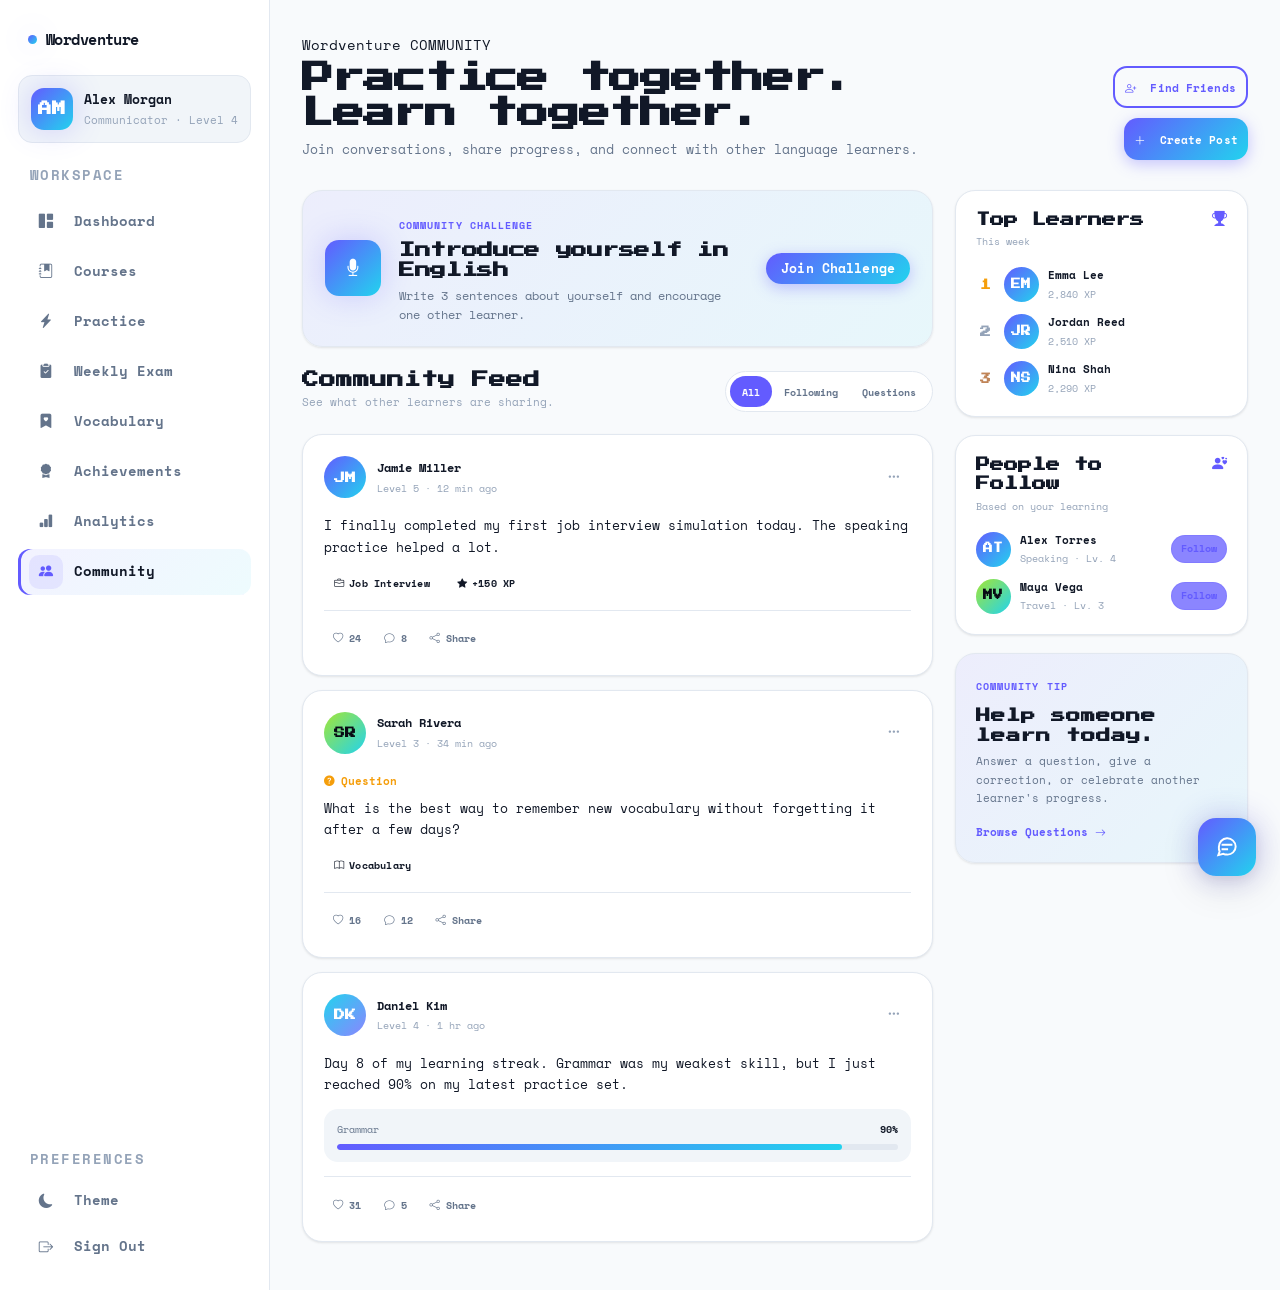
<file: community.html>
<!DOCTYPE html>
<html lang="en">
<head>
    <meta charset="UTF-8">
    <meta name="viewport" content="width=device-width, initial-scale=1.0">
    <meta name="description" content="Wordventure Community">
    <title>Community | Wordventure</title>

    <link rel="preconnect" href="https://fonts.googleapis.com">
    <link rel="preconnect" href="https://fonts.gstatic.com" crossorigin>
    <link href="https://fonts.googleapis.com/css2?family=Press+Start+2P&family=Space+Mono:ital,wght@0,400;0,700;1,400;1,700&display=swap" rel="stylesheet">

    <link href="https://cdn.jsdelivr.net/npm/bootstrap@5.3.3/dist/css/bootstrap.min.css" rel="stylesheet">
    <link href="https://cdn.jsdelivr.net/npm/bootstrap-icons@1.11.3/font/bootstrap-icons.css" rel="stylesheet">

    <link rel="stylesheet" href="css/global.css">
    <link rel="stylesheet" href="css/icons.css">
    <link rel="stylesheet" href="css/community.css">
<!-- Wordventure typography consistency -->
    <style id="Wordventure-typography-consistency">
      body, body * { font-family: var(--font-body); }
      h1, h2, h3, h4, h5, h6, .navbar-brand, .brand, .logo, .display-font { font-family: var(--font-heading); }
    </style>
<link rel="stylesheet" href="css/chatbot.css">
</head>
<body>
    <main class="community-page">
        <aside class="learning-sidebar" id="learningSidebar">

    <div class="sidebar-top">

        <a
            class="navbar-brand learning-brand"
            href="index.html"
            aria-label="Wordventure home"
        >
            <span class="brand-dot"></span>
            <span>Wordventure</span>
        </a>

        <button
            class="sidebar-close d-lg-none"
            id="sidebarClose"
            type="button"
            aria-label="Close menu"
        >
            <i class="bi bi-x-lg"></i>
        </button>

    </div>


    <div class="sidebar-user">

        <div
            class="avatar avatar-gradient"
            id="sidebarAvatar"
        >
            AM
        </div>

        <div class="sidebar-user-copy">

            <strong id="sidebarUserName">
                Alex Morgan
            </strong>

            <span id="sidebarUserLevel">
                Communicator · Level 4
            </span>

        </div>

    </div>


    <nav
        class="learning-nav"
        aria-label="Learning navigation"
    >

        <div class="nav-label">
            Workspace
        </div>


        <a
            href="learning.html"
            class="learning-nav-link"
            data-page="learning"
        >
            <span class="nav-icon">
                <i class="bi bi-grid-1x2-fill"></i>
            </span>

            <span>Dashboard</span>
        </a>


        <a
            href="courses.html"
            class="learning-nav-link"
            data-page="courses"
        >
            <span class="nav-icon">
                <i class="bi bi-journal-bookmark-fill"></i>
            </span>

            <span>Courses</span>
        </a>


        <a
            href="practice.html"
            class="learning-nav-link"
            data-page="practice"
        >
            <span class="nav-icon">
                <i class="bi bi-lightning-charge-fill"></i>
            </span>

            <span>Practice</span>
        </a>



        <a href="weekly-exam.html" class="learning-nav-link" data-page="weekly-exam">
            <span class="nav-icon"><i class="bi bi-clipboard2-check-fill"></i></span>
            <span>Weekly Exam</span>
            <span class="nav-required-dot"></span>
        </a>

        <a href="vocabulary.html" class="learning-nav-link" data-page="vocabulary">
            <span class="nav-icon"><i class="bi bi-bookmark-heart-fill"></i></span>
            <span>Vocabulary</span>
        </a>

        <a href="achievements.html" class="learning-nav-link" data-page="achievements">
            <span class="nav-icon"><i class="bi bi-award-fill"></i></span>
            <span>Achievements</span>
        </a>

        <a href="analytics.html" class="learning-nav-link" data-page="analytics">
            <span class="nav-icon"><i class="bi bi-bar-chart-fill"></i></span>
            <span>Analytics</span>
        </a>


        <a
            href="community.html"
            class="learning-nav-link"
            data-page="community"
        >
            <span class="nav-icon">
                <i class="bi bi-people-fill"></i>
            </span>

            <span>Community</span>
        </a>

    </nav>


    <div class="learning-sidebar-bottom">

        <div class="nav-label">
            Preferences
        </div>


        <button
            class="learning-nav-link nav-button"
            id="themeToggle"
            type="button"
        >
            <span class="nav-icon">
                <i class="bi bi-moon-fill"></i>
            </span>

            <span>Theme</span>
        </button>


        <button
            class="learning-nav-link nav-button"
            id="logoutBtn"
            type="button"
        >
            <span class="nav-icon">
                <i class="bi bi-box-arrow-right"></i>
            </span>

            <span>Sign Out</span>
        </button>

    </div>

        </aside>


        <div
            class="sidebar-backdrop"
            id="sidebarBackdrop"
        ></div>

        <section class="community-content">
            <header class="community-header">
                <div class="community-header-main">
                    <button
                        class="mobile-menu-btn d-lg-none"
                        id="sidebarOpen"
                        type="button"
                        aria-label="Open menu"
                    >
                        <i class="bi bi-list"></i>
                    </button>

                    <div>
                        <span class="eyebrow">Wordventure COMMUNITY</span>
                    <h1>Practice together. Learn together.</h1>
                    <p>Join conversations, share progress, and connect with other language learners.</p>
                    </div>
                </div>

                <div class="community-header-actions">
                    <button class="btn btn-outline-primary" id="findFriendsButton" type="button">
                        <i class="bi bi-person-plus me-2"></i>
                        Find Friends
                    </button>
                    <button class="btn btn-primary" id="createPostButton" type="button">
                        <i class="bi bi-plus-lg me-2"></i>
                        Create Post
                    </button>
                </div>
            </header>

            <div class="community-layout">
                <div class="community-main-column">
                    <section class="community-challenge ls-card">
                        <div class="challenge-icon">
                            <i class="bi bi-mic-fill"></i>
                        </div>
                        <div class="challenge-copy">
                            <span class="challenge-label">COMMUNITY CHALLENGE</span>
                            <h2>Introduce yourself in English</h2>
                            <p>Write 3 sentences about yourself and encourage one other learner.</p>
                        </div>
                        <button class="btn btn-primary btn-sm" id="joinChallengeButton" type="button">
                            Join Challenge
                        </button>
                    </section>

                    <div class="community-feed-header">
                        <div>
                            <h2>Community Feed</h2>
                            <p>See what other learners are sharing.</p>
                        </div>
                        <div class="community-filter" role="group" aria-label="Feed filter">
                            <button class="filter-button active" data-filter="all" type="button">All</button>
                            <button class="filter-button" data-filter="following" type="button">Following</button>
                            <button class="filter-button" data-filter="questions" type="button">Questions</button>
                        </div>
                    </div>

                    <div id="communityFeed" class="community-feed">
                        <article class="community-post ls-card" data-category="all">
                            <div class="post-header">
                                <div class="post-avatar gradient-avatar">JM</div>
                                <div class="post-author">
                                    <strong>Jamie Miller</strong>
                                    <span>Level 5 · 12 min ago</span>
                                </div>
                                <button class="community-icon-button" type="button" aria-label="Post menu">
                                    <i class="bi bi-three-dots"></i>
                                </button>
                            </div>
                            <div class="post-body">
                                <p class="post-text">I finally completed my first job interview simulation today. The speaking practice helped a lot.</p>
                                <div class="post-tags">
                                    <span class="ls-badge"><i class="bi bi-briefcase"></i> Job Interview</span>
                                    <span class="ls-badge"><i class="bi bi-star-fill"></i> +150 XP</span>
                                </div>
                            </div>
                            <div class="post-actions">
                                <button class="post-action" type="button" data-action="like">
                                    <i class="bi bi-heart"></i>
                                    <span>24</span>
                                </button>
                                <button class="post-action" type="button" data-action="comment">
                                    <i class="bi bi-chat"></i>
                                    <span>8</span>
                                </button>
                                <button class="post-action" type="button" data-action="share">
                                    <i class="bi bi-share"></i>
                                    <span>Share</span>
                                </button>
                            </div>
                        </article>

                        <article class="community-post ls-card" data-category="questions">
                            <div class="post-header">
                                <div class="post-avatar accent-avatar">SR</div>
                                <div class="post-author">
                                    <strong>Sarah Rivera</strong>
                                    <span>Level 3 · 34 min ago</span>
                                </div>
                                <button class="community-icon-button" type="button" aria-label="Post menu">
                                    <i class="bi bi-three-dots"></i>
                                </button>
                            </div>
                            <div class="post-body">
                                <div class="question-label">
                                    <i class="bi bi-question-circle-fill"></i>
                                    Question
                                </div>
                                <p class="post-text">What is the best way to remember new vocabulary without forgetting it after a few days?</p>
                                <div class="post-tags">
                                    <span class="ls-badge"><i class="bi bi-book"></i> Vocabulary</span>
                                </div>
                            </div>
                            <div class="post-actions">
                                <button class="post-action" type="button" data-action="like">
                                    <i class="bi bi-heart"></i>
                                    <span>16</span>
                                </button>
                                <button class="post-action" type="button" data-action="comment">
                                    <i class="bi bi-chat"></i>
                                    <span>12</span>
                                </button>
                                <button class="post-action" type="button" data-action="share">
                                    <i class="bi bi-share"></i>
                                    <span>Share</span>
                                </button>
                            </div>
                        </article>

                        <article class="community-post ls-card" data-category="following">
                            <div class="post-header">
                                <div class="post-avatar cyan-avatar">DK</div>
                                <div class="post-author">
                                    <strong>Daniel Kim</strong>
                                    <span>Level 4 · 1 hr ago</span>
                                </div>
                                <button class="community-icon-button" type="button" aria-label="Post menu">
                                    <i class="bi bi-three-dots"></i>
                                </button>
                            </div>
                            <div class="post-body">
                                <p class="post-text">Day 8 of my learning streak. Grammar was my weakest skill, but I just reached 90% on my latest practice set.</p>
                                <div class="progress-mini">
                                    <div class="progress-mini-head">
                                        <span>Grammar</span>
                                        <strong>90%</strong>
                                    </div>
                                    <div class="progress-track">
                                        <div class="progress-value" style="width: 90%"></div>
                                    </div>
                                </div>
                            </div>
                            <div class="post-actions">
                                <button class="post-action" type="button" data-action="like">
                                    <i class="bi bi-heart"></i>
                                    <span>31</span>
                                </button>
                                <button class="post-action" type="button" data-action="comment">
                                    <i class="bi bi-chat"></i>
                                    <span>5</span>
                                </button>
                                <button class="post-action" type="button" data-action="share">
                                    <i class="bi bi-share"></i>
                                    <span>Share</span>
                                </button>
                            </div>
                        </article>
                    </div>
                </div>

                <aside class="community-right-column">
                    <section class="community-side-card ls-card">
                        <div class="side-card-header">
                            <div>
                                <h3>Top Learners</h3>
                                <p>This week</p>
                            </div>
                            <i class="bi bi-trophy-fill"></i>
                        </div>

                        <div class="leaderboard-list">
                            <div class="leaderboard-item">
                                <span class="rank rank-1">1</span>
                                <div class="side-avatar">EM</div>
                                <div class="leader-info">
                                    <strong>Emma Lee</strong>
                                    <span>2,840 XP</span>
                                </div>
                            </div>
                            <div class="leaderboard-item">
                                <span class="rank rank-2">2</span>
                                <div class="side-avatar">JR</div>
                                <div class="leader-info">
                                    <strong>Jordan Reed</strong>
                                    <span>2,510 XP</span>
                                </div>
                            </div>
                            <div class="leaderboard-item">
                                <span class="rank rank-3">3</span>
                                <div class="side-avatar">NS</div>
                                <div class="leader-info">
                                    <strong>Nina Shah</strong>
                                    <span>2,290 XP</span>
                                </div>
                            </div>
                        </div>
                    </section>

                    <section class="community-side-card ls-card">
                        <div class="side-card-header">
                            <div>
                                <h3>People to Follow</h3>
                                <p>Based on your learning</p>
                            </div>
                            <i class="bi bi-person-hearts"></i>
                        </div>

                        <div class="follow-list">
                            <div class="follow-item">
                                <div class="side-avatar gradient-avatar">AT</div>
                                <div class="leader-info">
                                    <strong>Alex Torres</strong>
                                    <span>Speaking · Lv. 4</span>
                                </div>
                                <button class="follow-button" type="button">Follow</button>
                            </div>
                            <div class="follow-item">
                                <div class="side-avatar accent-avatar">MV</div>
                                <div class="leader-info">
                                    <strong>Maya Vega</strong>
                                    <span>Travel · Lv. 3</span>
                                </div>
                                <button class="follow-button" type="button">Follow</button>
                            </div>
                        </div>
                    </section>

                    <section class="community-side-card ls-card community-tip-card">
                        <span class="challenge-label">COMMUNITY TIP</span>
                        <h3>Help someone learn today.</h3>
                        <p>Answer a question, give a correction, or celebrate another learner's progress.</p>
                        <button class="text-link" id="browseQuestionsButton" type="button">
                            Browse Questions
                            <i class="bi bi-arrow-right"></i>
                        </button>
                    </section>
                </aside>
            </div>
        </section>
    </main>

    <script src="https://cdn.jsdelivr.net/npm/bootstrap@5.3.3/dist/js/bootstrap.bundle.min.js"></script>
    <script src="js/main.js"></script>
    <script src="js/community.js"></script>
<script src="js/chatbot.js"></script>
</body>
</html>
</file>
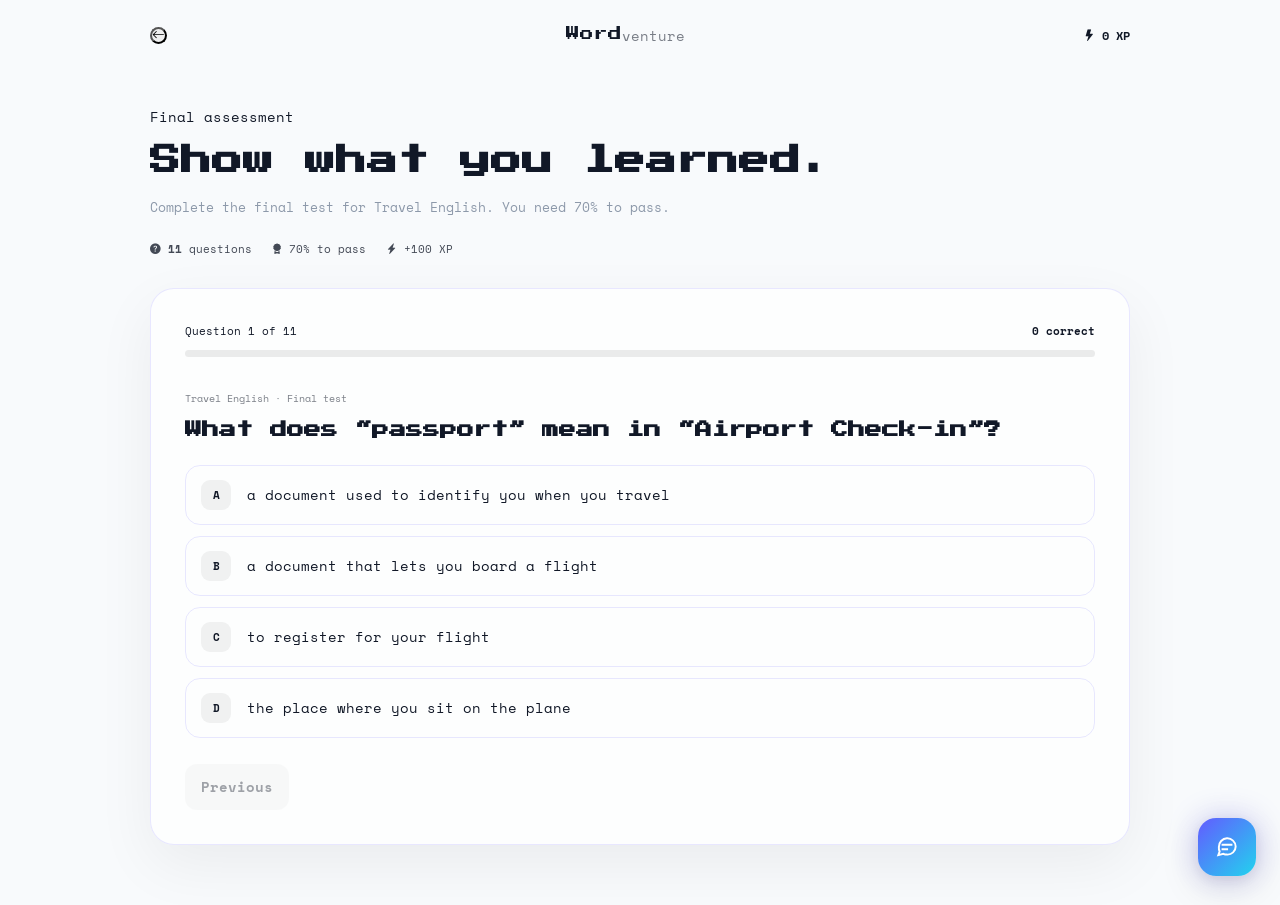
<file: course-test.html>
<!doctype html>
<html lang="en">
<head>
  <meta charset="UTF-8">
  <meta name="viewport" content="width=device-width, initial-scale=1.0">
  <meta name="description" content="Wordventure final course test">
  <title>Final Test | Wordventure</title>
  <link rel="preconnect" href="https://fonts.googleapis.com">
  <link rel="preconnect" href="https://fonts.gstatic.com" crossorigin>
  <link href="https://fonts.googleapis.com/css2?family=Press+Start+2P&family=Space+Mono:ital,wght@0,400;0,700;1,400&display=swap" rel="stylesheet">
  <link href="https://cdn.jsdelivr.net/npm/bootstrap@5.3.3/dist/css/bootstrap.min.css" rel="stylesheet">
  <link href="https://cdn.jsdelivr.net/npm/bootstrap-icons@1.11.3/font/bootstrap-icons.css" rel="stylesheet">
  <link rel="stylesheet" href="css/global.css">
    <link rel="stylesheet" href="css/icons.css">
  <link rel="stylesheet" href="css/course-test.css">
  <style>
    body, body * { font-family: var(--font-body); }
    h1, h2, h3, h4, h5, h6, .navbar-brand, .brand, .logo, .display-font { font-family: var(--font-heading); }
  </style>
<link rel="stylesheet" href="css/chatbot.css">
</head>
<body class="learning-page page-transition">
  <main class="test-shell">
    <header class="test-topbar">
      <button class="icon-btn" id="backBtn" type="button" aria-label="Back to courses"><i class="bi bi-arrow-left"></i></button>
      <a class="test-brand" href="learning.html">Word<span>venture</span></a>
      <div class="test-xp"><i class="bi bi-lightning-fill"></i><span id="xpValue">0 XP</span></div>
    </header>

    <section class="test-hero">
      <span class="eyebrow">Final assessment</span>
      <h1>Show what you learned.</h1>
      <p id="testIntro">Complete the final test for Travel English. You need 70% to pass.</p>
      <div class="test-stats">
        <span><i class="bi bi-question-circle-fill"></i> <strong id="questionCount">10</strong> questions</span>
        <span><i class="bi bi-award-fill"></i> 70% to pass</span>
        <span><i class="bi bi-lightning-charge-fill"></i> +100 XP</span>
      </div>
    </section>

    <section class="test-card" aria-live="polite">
      <div class="test-progress-row">
        <span id="questionProgress">Question 1 of 10</span>
        <strong id="scorePreview">0 correct</strong>
      </div>
      <div class="test-progress"><span id="progressBar"></span></div>

      <div id="questionArea"></div>

      <div class="test-feedback" id="feedback" hidden></div>

      <div class="test-actions">
        <button class="secondary-btn" id="backQuestionBtn" type="button" disabled>Previous</button>
        <button class="primary-btn" id="nextBtn" type="button" disabled>Check answer <i class="bi bi-check2"></i></button>
      </div>
    </section>
  </main>
  <script src="js/main.js"></script>
  <script src="js/course-test.js"></script>
<script src="js/chatbot.js"></script>
</body>
</html>
</file>
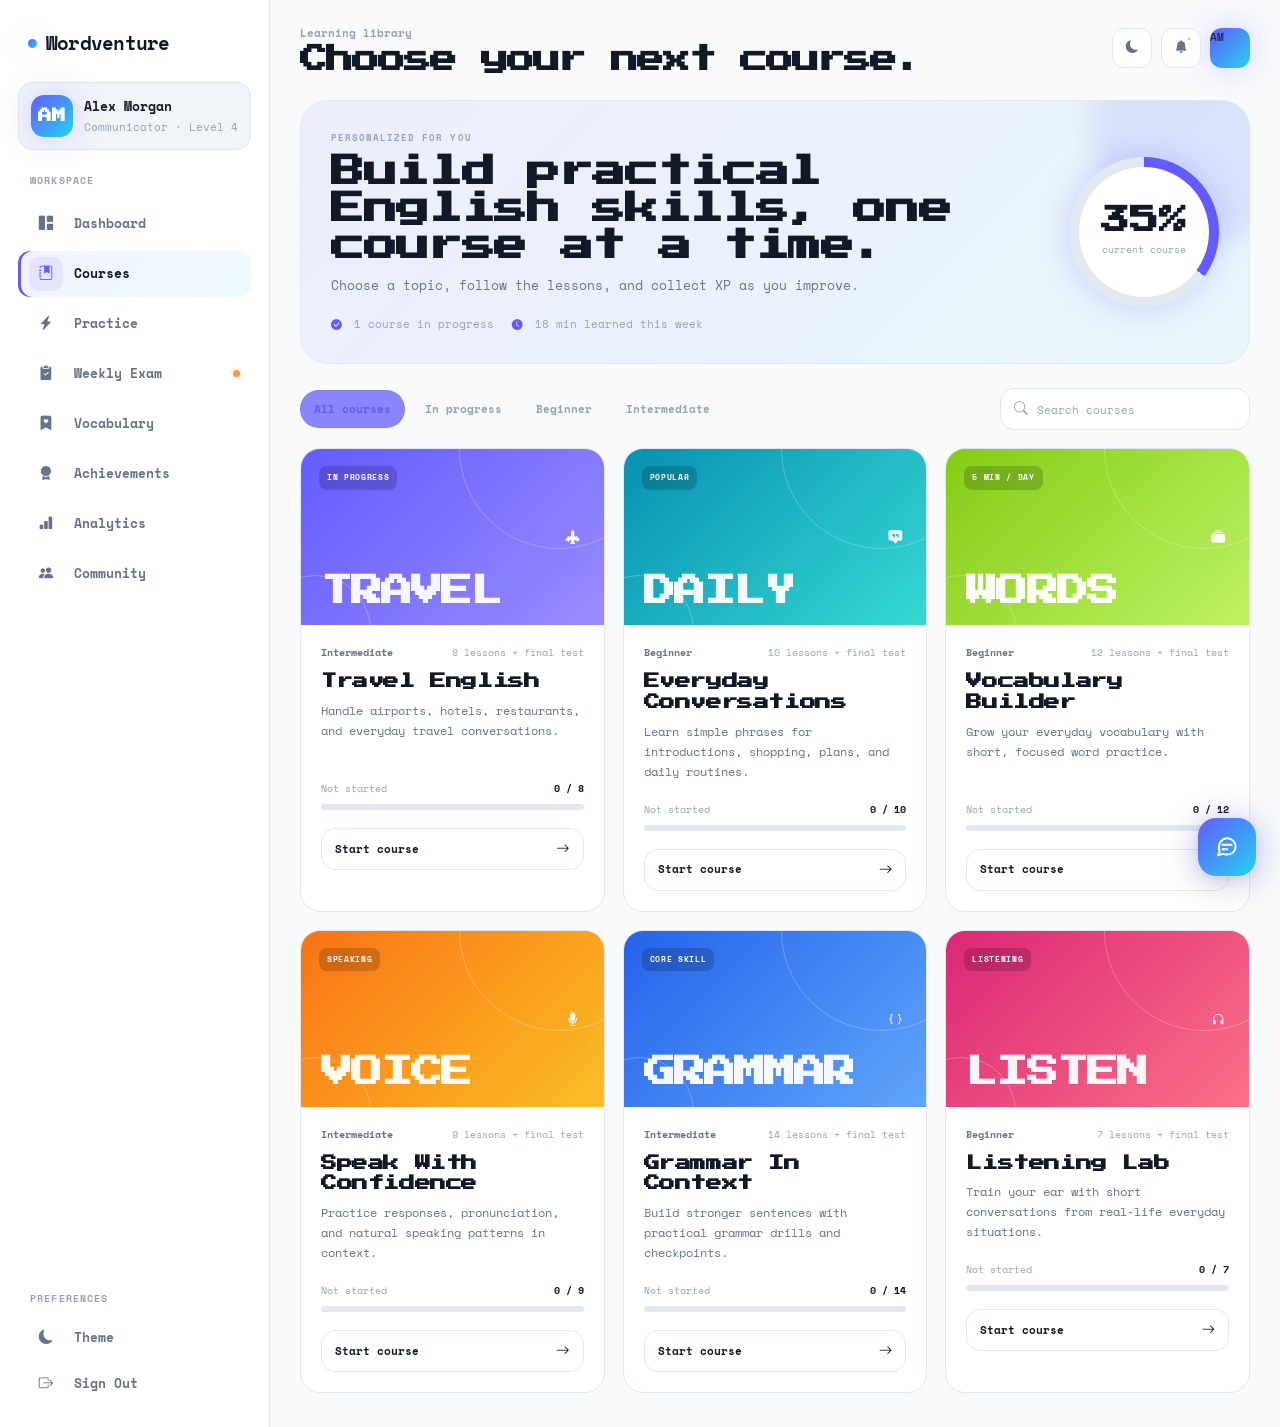
<file: courses.html>
<!DOCTYPE html>
<html lang="en">
<head>
  <meta charset="UTF-8">
  <meta name="viewport" content="width=device-width, initial-scale=1.0">
  <meta name="theme-color" content="#635BFF">
  <title>Courses | Wordventure</title>
  <link rel="preconnect" href="https://fonts.googleapis.com">
  <link rel="preconnect" href="https://fonts.gstatic.com" crossorigin>
  <link href="https://fonts.googleapis.com/css2?family=Press+Start+2P&family=Space+Mono:ital,wght@0,400;0,700;1,400;1,700&display=swap" rel="stylesheet">
  <link href="https://cdn.jsdelivr.net/npm/bootstrap@5.3.3/dist/css/bootstrap.min.css" rel="stylesheet">
  <link href="https://cdn.jsdelivr.net/npm/bootstrap-icons@1.11.3/font/bootstrap-icons.css" rel="stylesheet">
  <link rel="stylesheet" href="css/global.css">
    <link rel="stylesheet" href="css/icons.css">
  <link rel="stylesheet" href="css/courses.css">
  <link rel="stylesheet" href="css/learning.css">
<!-- Wordventure typography consistency -->
    <style id="Wordventure-typography-consistency">
      body, body * { font-family: var(--font-body); }
      h1, h2, h3, h4, h5, h6, .navbar-brand, .brand, .logo, .display-font { font-family: var(--font-heading); }
    </style>
<link rel="stylesheet" href="css/chatbot.css">
</head>
<body class="learning-page courses-page page-transition">
  <div class="learning-shell">
    <aside class="learning-sidebar" id="learningSidebar">

      <div class="sidebar-top">

          <a
              class="navbar-brand learning-brand"
              href="index.html"
              aria-label="Wordventure home"
          >
              <span class="brand-dot"></span>
              <span>Wordventure</span>
          </a>

          <button
              class="sidebar-close d-lg-none"
              id="sidebarClose"
              type="button"
              aria-label="Close menu"
          >
              <i class="bi bi-x-lg"></i>
          </button>

      </div>


      <div class="sidebar-user">

          <div
              class="avatar avatar-gradient"
              id="sidebarAvatar"
          >
              AM
          </div>

          <div class="sidebar-user-copy">

              <strong id="sidebarUserName">
                  Alex Morgan
              </strong>

              <span id="sidebarUserLevel">
                  Communicator · Level 4
              </span>

          </div>

      </div>


      <nav
          class="learning-nav"
          aria-label="Learning navigation"
      >

          <div class="nav-label">
              Workspace
          </div>


          <a
              href="learning.html"
              class="learning-nav-link"
              data-page="learning"
          >
              <span class="nav-icon">
                  <i class="bi bi-grid-1x2-fill"></i>
              </span>

              <span>Dashboard</span>
          </a>


          <a
              href="courses.html"
              class="learning-nav-link"
              data-page="courses"
          >
              <span class="nav-icon">
                  <i class="bi bi-journal-bookmark-fill"></i>
              </span>

              <span>Courses</span>
          </a>


          <a
              href="practice.html"
              class="learning-nav-link"
              data-page="practice"
          >
              <span class="nav-icon">
                  <i class="bi bi-lightning-charge-fill"></i>
              </span>

              <span>Practice</span>
          </a>


          
        <a href="weekly-exam.html" class="learning-nav-link" data-page="weekly-exam">
            <span class="nav-icon"><i class="bi bi-clipboard2-check-fill"></i></span>
            <span>Weekly Exam</span>
            <span class="nav-required-dot"></span>
        </a>

        <a href="vocabulary.html" class="learning-nav-link" data-page="vocabulary">
            <span class="nav-icon"><i class="bi bi-bookmark-heart-fill"></i></span>
            <span>Vocabulary</span>
        </a>

        <a href="achievements.html" class="learning-nav-link" data-page="achievements">
            <span class="nav-icon"><i class="bi bi-award-fill"></i></span>
            <span>Achievements</span>
        </a>

        <a href="analytics.html" class="learning-nav-link" data-page="analytics">
            <span class="nav-icon"><i class="bi bi-bar-chart-fill"></i></span>
            <span>Analytics</span>
        </a>

<a
              href="community.html"
              class="learning-nav-link"
              data-page="community"
          >
              <span class="nav-icon">
                  <i class="bi bi-people-fill"></i>
              </span>

              <span>Community</span>
          </a>

      </nav>


      <div class="learning-sidebar-bottom">

          <div class="nav-label">
              Preferences
          </div>


          <button
              class="learning-nav-link nav-button"
              id="themeToggle"
              type="button"
          >
              <span class="nav-icon">
                  <i class="bi bi-moon-fill"></i>
              </span>

              <span>Theme</span>
          </button>


          <button
              class="learning-nav-link nav-button"
              id="logoutBtn"
              type="button"
          >
              <span class="nav-icon">
                  <i class="bi bi-box-arrow-right"></i>
              </span>

              <span>Sign Out</span>
          </button>

      </div>

  </aside>


  <div
      class="sidebar-backdrop"
      id="sidebarBackdrop"
  ></div>

    <main class="learning-main">
      <header class="learning-topbar">
        <div class="topbar-left">
          <button class="mobile-menu-btn d-lg-none" id="sidebarOpen" aria-label="Open menu">
                        <i class="bi bi-list"></i>
                    </button>
          <div><span class="eyebrow">Learning library</span><h1>Choose your next course.</h1></div>
        </div>
        <div class="topbar-actions">
          <button class="topbar-icon" data-theme-toggle data-theme-icon aria-label="Toggle theme"><i class="bi bi-moon-fill"></i></button>
          <button class="topbar-icon notification-btn" id="notificationBtn" aria-label="Notifications"><i class="bi bi-bell-fill"></i><span class="notification-dot"></span></button>
          <div class="topbar-avatar avatar-gradient" id="topbarAvatar">AM</div>
        </div>
      </header>

      <div class="learning-content courses-content">
        <section class="courses-hero reveal">
          <div class="courses-hero-copy">
            <span class="section-kicker">Personalized for you</span>
            <h2>Build practical English skills, one course at a time.</h2>
            <p>Choose a topic, follow the lessons, and collect XP as you improve.</p>
            <div class="courses-summary">
              <span><i class="bi bi-check-circle-fill"></i> 1 course in progress</span>
              <span><i class="bi bi-clock-fill"></i> 18 min learned this week</span>
            </div>
          </div>
          <div class="hero-learning-ring" aria-hidden="true">
            <div class="ring-inner"><strong>35%</strong><span>current course</span></div>
          </div>
        </section>

        <section class="courses-toolbar reveal">
          <div class="course-tabs" role="tablist" aria-label="Course filters">
            <button class="course-tab active" data-filter="all" role="tab" aria-selected="true">All courses</button>
            <button class="course-tab" data-filter="in-progress" role="tab" aria-selected="false">In progress</button>
            <button class="course-tab" data-filter="beginner" role="tab" aria-selected="false">Beginner</button>
            <button class="course-tab" data-filter="intermediate" role="tab" aria-selected="false">Intermediate</button>
          </div>
          <label class="course-search"><i class="bi bi-search"></i><input id="courseSearch" type="search" placeholder="Search courses" autocomplete="off"></label>
        </section>

        <section class="course-grid" id="courseGrid" aria-live="polite">
          <article class="course-card reveal" data-category="intermediate" data-status="in-progress" data-search="travel english airport hotel restaurant travel">
            <div class="course-cover cover-purple"><span class="course-cover-label">IN PROGRESS</span><i class="bi bi-airplane-engines-fill cover-main-icon"></i><span class="cover-word">TRAVEL</span></div>
            <div class="course-body">
              <div class="course-meta"><span>Intermediate</span><span>8 lessons + final test</span></div>
              <h3>Travel English</h3>
              <p>Handle airports, hotels, restaurants, and everyday travel conversations.</p>
              <div class="course-progress-row"><span>35% complete</span><strong>3 / 8</strong></div>
              <div class="course-progress"><span style="width:35%"></span></div>
              <button class="course-action primary" data-course="Travel English"><span>Resume course</span><i class="bi bi-arrow-right"></i></button>
            </div>
          </article>

          <article class="course-card reveal" data-category="beginner" data-status="available" data-search="daily english everyday conversation routine shopping food introduction">
            <div class="course-cover cover-cyan"><span class="course-cover-label">POPULAR</span><i class="bi bi-chat-square-quote-fill cover-main-icon"></i><span class="cover-word">DAILY</span></div>
            <div class="course-body">
              <div class="course-meta"><span>Beginner</span><span>10 lessons</span></div>
              <h3>Everyday Conversations</h3>
              <p>Learn simple phrases for introductions, shopping, plans, and daily routines.</p>
              <div class="course-progress-row"><span>Not started</span><strong>0 / 10</strong></div>
              <div class="course-progress"><span style="width:0"></span></div>
              <button class="course-action" data-course="Everyday Conversations"><span>Start course</span><i class="bi bi-arrow-right"></i></button>
            </div>
          </article>

          <article class="course-card reveal" data-category="beginner" data-status="available" data-search="vocabulary words word sprint common vocabulary memory">
            <div class="course-cover cover-lime"><span class="course-cover-label">5 MIN / DAY</span><i class="bi bi-collection-fill cover-main-icon"></i><span class="cover-word">WORDS</span></div>
            <div class="course-body">
              <div class="course-meta"><span>Beginner</span><span>12 lessons</span></div>
              <h3>Vocabulary Builder</h3>
              <p>Grow your everyday vocabulary with short, focused word practice.</p>
              <div class="course-progress-row"><span>Not started</span><strong>0 / 12</strong></div>
              <div class="course-progress"><span style="width:0"></span></div>
              <button class="course-action" data-course="Vocabulary Builder"><span>Start course</span><i class="bi bi-arrow-right"></i></button>
            </div>
          </article>

          <article class="course-card reveal" data-category="intermediate" data-status="available" data-search="speaking confidence conversation pronunciation fluency speaking practice">
            <div class="course-cover cover-orange"><span class="course-cover-label">SPEAKING</span><i class="bi bi-mic-fill cover-main-icon"></i><span class="cover-word">VOICE</span></div>
            <div class="course-body">
              <div class="course-meta"><span>Intermediate</span><span>9 lessons</span></div>
              <h3>Speak With Confidence</h3>
              <p>Practice responses, pronunciation, and natural speaking patterns in context.</p>
              <div class="course-progress-row"><span>Not started</span><strong>0 / 9</strong></div>
              <div class="course-progress"><span style="width:0"></span></div>
              <button class="course-action" data-course="Speak With Confidence"><span>Start course</span><i class="bi bi-arrow-right"></i></button>
            </div>
          </article>

          <article class="course-card reveal" data-category="intermediate" data-status="available" data-search="grammar sentence tense grammar checkpoint writing">
            <div class="course-cover cover-blue"><span class="course-cover-label">CORE SKILL</span><i class="bi bi-braces cover-main-icon"></i><span class="cover-word">GRAMMAR</span></div>
            <div class="course-body">
              <div class="course-meta"><span>Intermediate</span><span>14 lessons</span></div>
              <h3>Grammar In Context</h3>
              <p>Build stronger sentences with practical grammar drills and checkpoints.</p>
              <div class="course-progress-row"><span>Not started</span><strong>0 / 14</strong></div>
              <div class="course-progress"><span style="width:0"></span></div>
              <button class="course-action" data-course="Grammar In Context"><span>Start course</span><i class="bi bi-arrow-right"></i></button>
            </div>
          </article>

          <article class="course-card reveal" data-category="beginner" data-status="available" data-search="listening audio native speaker comprehension listening practice">
            <div class="course-cover cover-pink"><span class="course-cover-label">LISTENING</span><i class="bi bi-headphones cover-main-icon"></i><span class="cover-word">LISTEN</span></div>
            <div class="course-body">
              <div class="course-meta"><span>Beginner</span><span>7 lessons</span></div>
              <h3>Listening Lab</h3>
              <p>Train your ear with short conversations from real-life everyday situations.</p>
              <div class="course-progress-row"><span>Not started</span><strong>0 / 7</strong></div>
              <div class="course-progress"><span style="width:0"></span></div>
              <button class="course-action" data-course="Listening Lab"><span>Start course</span><i class="bi bi-arrow-right"></i></button>
            </div>
          </article>
        </section>

        <div class="empty-courses" id="emptyCourses" hidden>
          <div class="empty-icon"><i class="bi bi-search"></i></div>
          <h3>No courses found</h3>
          <p>Try another keyword or choose a different filter.</p>
          <button class="btn btn-outline-primary" id="clearFiltersBtn">Clear filters</button>
        </div>
      </div>
    </main>
  </div>

  <script src="js/main.js"></script>
  <script src="js/courses.js"></script>
<script src="js/chatbot.js"></script>
</body>
</html>
</file>
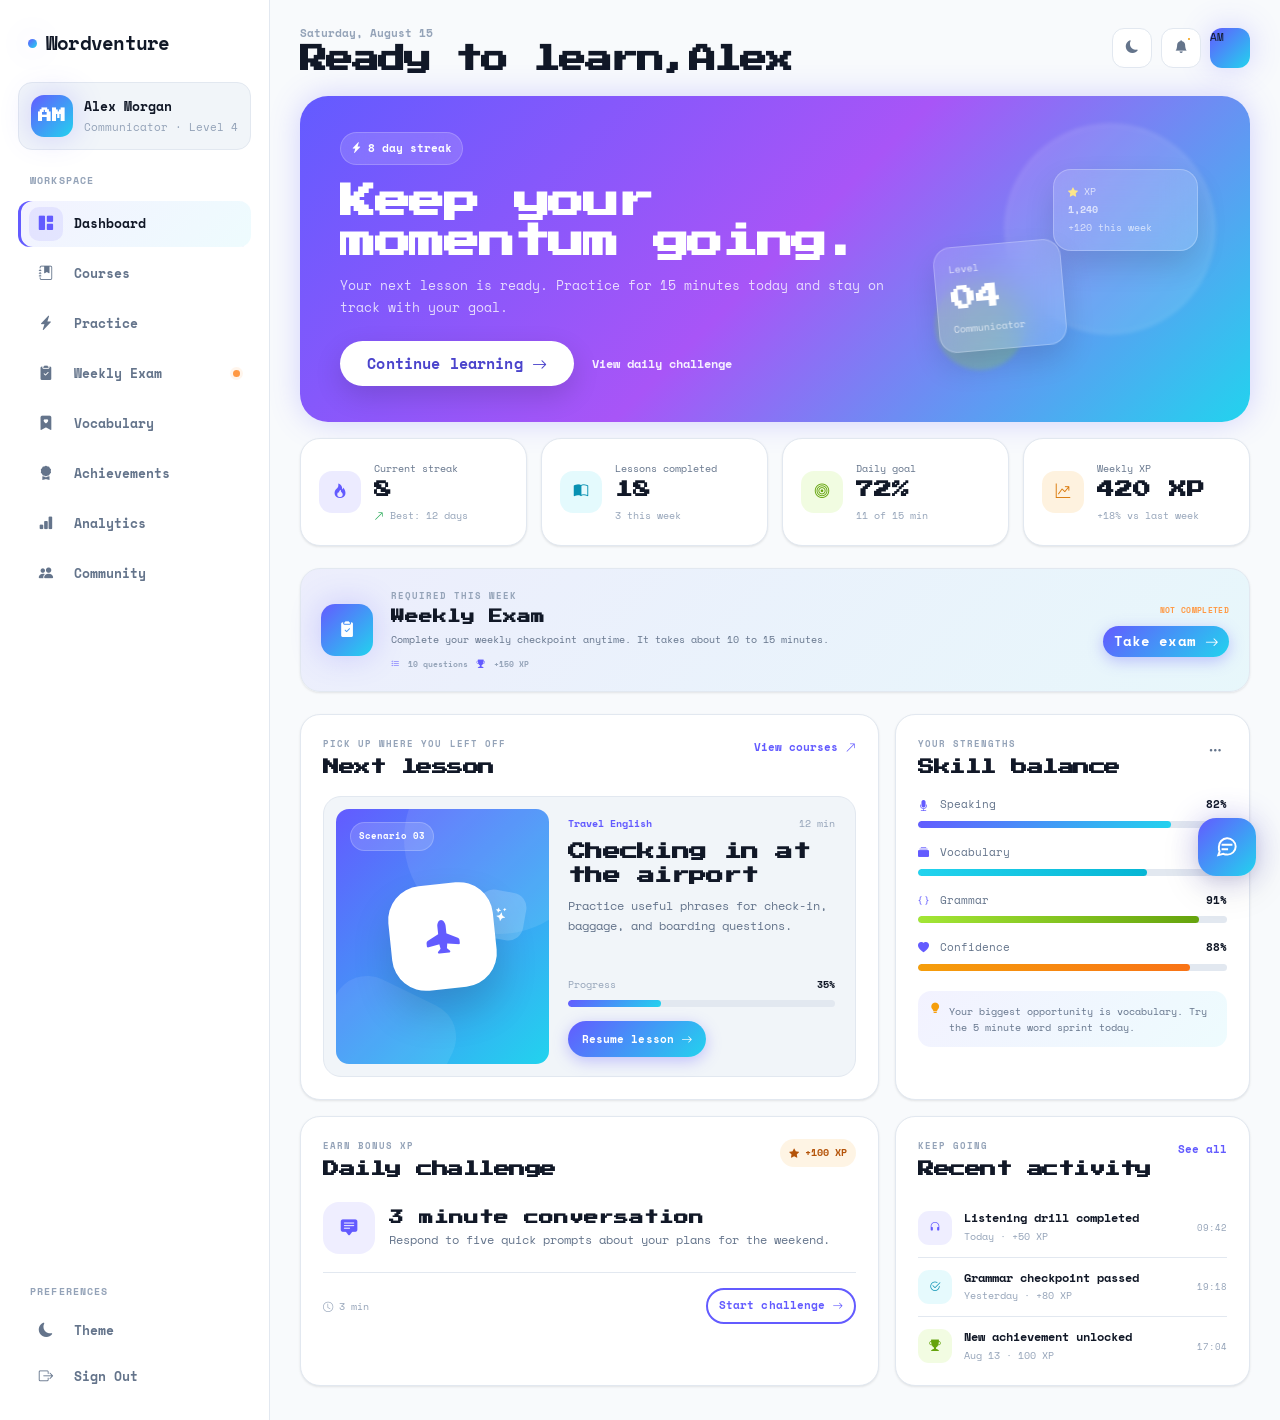
<file: learning.html>
<!DOCTYPE html>
<html lang="en">
<head>
    <meta charset="UTF-8">
    <meta name="viewport" content="width=device-width, initial-scale=1.0">
    <meta name="theme-color" content="#635BFF">
    <title>Learning Dashboard | Wordventure</title>

    <link rel="preconnect" href="https://fonts.googleapis.com">
    <link rel="preconnect" href="https://fonts.gstatic.com" crossorigin>
    <link href="https://fonts.googleapis.com/css2?family=Press+Start+2P&family=Space+Mono:ital,wght@0,400;0,700;1,400;1,700&display=swap" rel="stylesheet">
    <link href="https://cdn.jsdelivr.net/npm/bootstrap@5.3.3/dist/css/bootstrap.min.css" rel="stylesheet">
    <link href="https://cdn.jsdelivr.net/npm/bootstrap-icons@1.11.3/font/bootstrap-icons.css" rel="stylesheet">

    <link rel="stylesheet" href="css/global.css">
    <link rel="stylesheet" href="css/icons.css">
    <link rel="stylesheet" href="css/learning.css">
<!-- Wordventure typography consistency -->
    <style id="Wordventure-typography-consistency">
      body, body * { font-family: var(--font-body); }
      h1, h2, h3, h4, h5, h6, .navbar-brand, .brand, .logo, .display-font { font-family: var(--font-heading); }
    </style>
<link rel="stylesheet" href="css/chatbot.css">
</head>
<body class="learning-page page-transition">
    <div class="learning-shell">
        
        <aside class="learning-sidebar" id="learningSidebar">

            <div class="sidebar-top">

                <a
                    class="navbar-brand learning-brand"
                    href="index.html"
                    aria-label="Wordventure home"
                >
                    <span class="brand-dot"></span>
                    <span>Wordventure</span>
                </a>

                <button
                    class="sidebar-close d-lg-none"
                    id="sidebarClose"
                    type="button"
                    aria-label="Close menu"
                >
                    <i class="bi bi-x-lg"></i>
                </button>

            </div>


            <div class="sidebar-user">

                <div
                    class="avatar avatar-gradient"
                    id="sidebarAvatar"
                >
                    AM
                </div>

                <div class="sidebar-user-copy">

                    <strong id="sidebarUserName">
                        Alex Morgan
                    </strong>

                    <span id="sidebarUserLevel">
                        Communicator · Level 4
                    </span>

                </div>

            </div>


            <nav
                class="learning-nav"
                aria-label="Learning navigation"
            >

                <div class="nav-label">
                    Workspace
                </div>


                <a
                    href="learning.html"
                    class="learning-nav-link"
                    data-page="learning"
                >
                    <span class="nav-icon">
                        <i class="bi bi-grid-1x2-fill"></i>
                    </span>

                    <span>Dashboard</span>
                </a>


                <a
                    href="courses.html"
                    class="learning-nav-link"
                    data-page="courses"
                >
                    <span class="nav-icon">
                        <i class="bi bi-journal-bookmark-fill"></i>
                    </span>

                    <span>Courses</span>
                </a>


                <a
                    href="practice.html"
                    class="learning-nav-link"
                    data-page="practice"
                >
                    <span class="nav-icon">
                        <i class="bi bi-lightning-charge-fill"></i>
                    </span>

                    <span>Practice</span>
                </a>


        
        <a href="weekly-exam.html" class="learning-nav-link" data-page="weekly-exam">
            <span class="nav-icon"><i class="bi bi-clipboard2-check-fill"></i></span>
            <span>Weekly Exam</span>
            <span class="nav-required-dot"></span>
        </a>

        <a href="vocabulary.html" class="learning-nav-link" data-page="vocabulary">
            <span class="nav-icon"><i class="bi bi-bookmark-heart-fill"></i></span>
            <span>Vocabulary</span>
        </a>

        <a href="achievements.html" class="learning-nav-link" data-page="achievements">
            <span class="nav-icon"><i class="bi bi-award-fill"></i></span>
            <span>Achievements</span>
        </a>

        <a href="analytics.html" class="learning-nav-link" data-page="analytics">
            <span class="nav-icon"><i class="bi bi-bar-chart-fill"></i></span>
            <span>Analytics</span>
        </a>


        <a
                    href="community.html"
                    class="learning-nav-link"
                    data-page="community"
                >
                    <span class="nav-icon">
                        <i class="bi bi-people-fill"></i>
                    </span>

                    <span>Community</span>
                </a>

            </nav>


            <div class="learning-sidebar-bottom">

                <div class="nav-label">
                    Preferences
                </div>


                <button
                    class="learning-nav-link nav-button"
                    id="themeToggle"
                    type="button"
                >
                    <span class="nav-icon">
                        <i class="bi bi-moon-fill"></i>
                    </span>

                    <span>Theme</span>
                </button>


                <button
                    class="learning-nav-link nav-button"
                    id="logoutBtn"
                    type="button"
                >
                    <span class="nav-icon">
                        <i class="bi bi-box-arrow-right"></i>
                    </span>

                    <span>Sign Out</span>
                </button>

            </div>

        </aside>


        <div
            class="sidebar-backdrop"
            id="sidebarBackdrop"
        ></div>

        <main class="learning-main">
            <header class="learning-topbar">
                <div class="topbar-left">
                    <button class="mobile-menu-btn d-lg-none" id="sidebarOpen" aria-label="Open menu">
                        <i class="bi bi-list"></i>
                    </button>
                    <div>
                        <span class="eyebrow">Saturday, August 15</span>
                        <div class="d-flex">
                            <h1>Ready to learn, <h1 id="greetingName">Alex?</h1></h1>
                        </div>
                    </div>
                </div>
                <div class="topbar-actions">
                    <button class="topbar-icon" data-theme-toggle data-theme-icon aria-label="Toggle theme">
                        <i class="bi bi-moon-fill"></i>
                    </button>
                    <button class="topbar-icon notification-btn" aria-label="Notifications">
                        <i class="bi bi-bell-fill"></i>
                        <span class="notification-dot"></span>
                    </button>
                    <div class="topbar-avatar avatar-gradient" id="topbarAvatar">AM</div>
                </div>
            </header>

            <div class="learning-content">
                <section class="welcome-card reveal">
                    <div class="welcome-copy">
                        <div class="welcome-badge"><i class="bi bi-lightning-charge-fill"></i> 8 day streak</div>
                        <h2>Keep your momentum going.</h2>
                        <p>Your next lesson is ready. Practice for 15 minutes today and stay on track with your goal.</p>
                        <div class="welcome-actions">
                            <button class="btn btn-primary btn-lg" id="continueLearningBtn">
                                Continue learning <i class="bi bi-arrow-right"></i>
                            </button>
                            <a href="#daily-challenge" class="welcome-secondary">View daily challenge</a>
                        </div>
                    </div>
                    <div class="welcome-visual" aria-hidden="true">
                        <div class="orb orb-one"></div>
                        <div class="orb orb-two"></div>
                        <div class="floating-card floating-xp">
                            <span><i class="bi bi-star-fill"></i> XP</span>
                            <strong><span id="heroXp">1,240</span></strong>
                            <small>+120 this week</small>
                        </div>
                        <div class="floating-card floating-level">
                            <span>Level</span>
                            <strong id="heroLevel">04</strong>
                            <small>Communicator</small>
                        </div>
                    </div>
                </section>

                <section class="stats-grid reveal" id="progress">
                    <article class="stat-card">
                        <div class="stat-icon icon-purple"><i class="bi bi-fire"></i></div>
                        <div>
                            <span>Current streak</span>
                            <strong id="dayStreak"><span id="statStreak"></span>days</strong>
                            <small><i class="bi bi-arrow-up-right"></i> Best: 12 days</small>
                        </div>
                    </article>
                    <article class="stat-card">
                        <div class="stat-icon icon-cyan"><i class="bi bi-book-half"></i></div>
                        <div>
                            <span>Lessons completed</span>
                            <strong id="statLessons">18</strong>
                            <small>3 this week</small>
                        </div>
                    </article>
                    <article class="stat-card">
                        <div class="stat-icon icon-lime"><i class="bi bi-bullseye"></i></div>
                        <div>
                            <span>Daily goal</span>
                            <strong>72%</strong>
                            <small>11 of 15 min</small>
                        </div>
                    </article>
                    <article class="stat-card">
                        <div class="stat-icon icon-orange"><i class="bi bi-graph-up-arrow"></i></div>
                        <div>
                            <span>Weekly XP</span>
                            <strong>420 XP</strong>
                            <small>+18% vs last week</small>
                        </div>
                    </article>
                </section>

                <section class="weekly-dashboard-card reveal" id="weeklyExamDashboardCard">
                    <div class="weekly-dashboard-icon"><i class="bi bi-clipboard2-check-fill"></i></div>
                    <div class="weekly-dashboard-copy">
                        <span class="section-kicker">Required this week</span>
                        <h3>Weekly Exam</h3>
                        <p>Complete your weekly checkpoint anytime. It takes about 10 to 15 minutes.</p>
                        <div class="weekly-dashboard-meta"><span><i class="bi bi-list-check"></i> 10 questions</span><span><i class="bi bi-trophy-fill"></i> +150 XP</span></div>
                    </div>
                    <div class="weekly-dashboard-action"><span id="weeklyDashboardStatus">Not completed</span><a href="weekly-exam.html" class="btn btn-primary">Take exam <i class="bi bi-arrow-right"></i></a></div>
                </section>

                <div class="dashboard-grid">
                    <section class="panel next-lesson-panel reveal" id="courses">
                        <div class="panel-header">
                            <div>
                                <span class="section-kicker">Pick up where you left off</span>
                                <h3>Next lesson</h3>
                            </div>
                            <button class="panel-link" id="viewCoursesBtn">View courses <i class="bi bi-arrow-up-right"></i></button>
                        </div>

                        <article class="lesson-card">
                            <div class="lesson-thumbnail">
                                <span class="lesson-thumbnail-label">Scenario 03</span>
                                <div class="lesson-speech"><i class="bi bi-airplane-fill"></i></div>
                                <div class="lesson-plane"><i class="bi bi-stars"></i></div>
                            </div>
                            <div class="lesson-details">
                                <div class="lesson-meta"><span>Travel English</span><span>12 min</span></div>
                                <h4>Checking in at the airport</h4>
                                <p>Practice useful phrases for check-in, baggage, and boarding questions.</p>
                                <div class="lesson-footer">
                                    <div class="lesson-progress-copy">
                                        <span>Progress</span>
                                        <strong>35%</strong>
                                    </div>
                                    <div class="lesson-progress"><span style="width:35%"></span></div>
                                </div>
                                <button class="btn btn-primary lesson-button" data-lesson="Travel English">Resume lesson <i class="bi bi-arrow-right"></i></button>
                            </div>
                        </article>
                    </section>

                    <section class="panel skills-panel reveal" id="achievements">
                        <div class="panel-header">
                            <div>
                                <span class="section-kicker">Your strengths</span>
                                <h3>Skill balance</h3>
                            </div>
                            <button class="panel-icon-btn" aria-label="More skill details"><i class="bi bi-three-dots"></i></button>
                        </div>
                        <div class="skills-list">
                            <div class="skill-row"><div class="skill-top"><span><i class="bi bi-mic-fill"></i> Speaking</span><strong>82%</strong></div><div class="skill-track"><span style="width:82%"></span></div></div>
                            <div class="skill-row"><div class="skill-top"><span><i class="bi bi-collection-fill"></i> Vocabulary</span><strong>74%</strong></div><div class="skill-track cyan"><span style="width:74%"></span></div></div>
                            <div class="skill-row"><div class="skill-top"><span><i class="bi bi-braces"></i> Grammar</span><strong>91%</strong></div><div class="skill-track lime"><span style="width:91%"></span></div></div>
                            <div class="skill-row"><div class="skill-top"><span><i class="bi bi-heart-fill"></i> Confidence</span><strong>88%</strong></div><div class="skill-track warm"><span style="width:88%"></span></div></div>
                        </div>
                        <div class="skill-tip"><i class="bi bi-lightbulb-fill"></i><span>Your biggest opportunity is vocabulary. Try the 5 minute word sprint today.</span></div>
                    </section>

                    <section class="panel challenge-panel reveal" id="daily-challenge">
                        <div class="panel-header">
                            <div>
                                <span class="section-kicker">Earn bonus XP</span>
                                <h3>Daily challenge</h3>
                            </div>
                            <span class="xp-pill"><i class="bi bi-star-fill"></i> +100 XP</span>
                        </div>
                        <div class="challenge-body">
                            <div class="challenge-icon"><i class="bi bi-chat-square-text-fill"></i></div>
                            <div>
                                <h4>3 minute conversation</h4>
                                <p>Respond to five quick prompts about your plans for the weekend.</p>
                            </div>
                        </div>
                        <div class="challenge-footer">
                            <span><i class="bi bi-clock"></i> 3 min</span>
                            <button class="btn btn-outline-primary challenge-button">Start challenge <i class="bi bi-arrow-right"></i></button>
                        </div>
                    </section>

                    <section class="panel activity-panel reveal">
                        <div class="panel-header">
                            <div>
                                <span class="section-kicker">Keep going</span>
                                <h3>Recent activity</h3>
                            </div>
                            <button class="panel-link">See all</button>
                        </div>
                        <div class="activity-list">
                            <div class="activity-item"><div class="activity-icon purple"><i class="bi bi-headphones"></i></div><div><strong>Listening drill completed</strong><span>Today · +50 XP</span></div><span class="activity-time">09:42</span></div>
                            <div class="activity-item"><div class="activity-icon cyan"><i class="bi bi-check2-circle"></i></div><div><strong>Grammar checkpoint passed</strong><span>Yesterday · +80 XP</span></div><span class="activity-time">19:18</span></div>
                            <div class="activity-item"><div class="activity-icon lime"><i class="bi bi-trophy-fill"></i></div><div><strong>New achievement unlocked</strong><span>Aug 13 · 100 XP</span></div><span class="activity-time">17:04</span></div>
                        </div>
                    </section>
                </div>
            </div>
        </main>
    </div>

    <div class="dashboard-toast" id="dashboardToast" role="status" aria-live="polite">
        <div class="dashboard-toast-icon"><i class="bi bi-stars"></i></div>
        <div><strong id="toastTitle">Nice work</strong><span id="toastMessage">Your lesson is ready.</span></div>
        <button id="toastClose" aria-label="Close"><i class="bi bi-x"></i></button>
    </div>

    <script src="https://cdn.jsdelivr.net/npm/bootstrap@5.3.3/dist/js/bootstrap.bundle.min.js"></script>
    <script src="js/main.js"></script>
    <script>
        document.addEventListener('DOMContentLoaded', () => {
            const user = window.LS?.Auth?.getUser?.() || window.LS?.DEMO_USER || {};
            const name = user.name || 'Alex Morgan';
            const firstName = name.split(' ')[0];
            const initials = name.split(' ').slice(0, 2).map(part => part[0]).join('').toUpperCase();

            document.getElementById('greetingName').textContent = firstName;
            document.getElementById('sidebarUserName').textContent = name;
            document.getElementById('sidebarUserLevel').textContent = `${user.levelName || 'Communicator'} · Level ${user.level || 4}`;
            document.getElementById('sidebarAvatar').textContent = initials;
            document.getElementById('topbarAvatar').textContent = initials;
            document.getElementById('heroXp').textContent = Number(user.xp || 1240).toLocaleString();
            document.getElementById('heroLevel').textContent = String(user.level || 4).padStart(2, '0');
            document.getElementById('dayStreak').textContent = user.streak || "8 Days";
            document.getElementById('statLessons').textContent = user.completedLessons || 18;

            const sidebar = document.getElementById('learningSidebar');
            const backdrop = document.getElementById('sidebarBackdrop');
            const openSidebar = () => { sidebar.classList.add('open'); backdrop.classList.add('show'); };
            const closeSidebar = () => { sidebar.classList.remove('open'); backdrop.classList.remove('show'); };
            document.getElementById('sidebarOpen')?.addEventListener('click', openSidebar);
            document.getElementById('sidebarClose')?.addEventListener('click', closeSidebar);
            backdrop.addEventListener('click', closeSidebar);

            document.getElementById('logoutBtn')?.addEventListener('click', () => window.LS?.Auth?.logout?.());

            const toast = document.getElementById('dashboardToast');
            const toastTitle = document.getElementById('toastTitle');
            const toastMessage = document.getElementById('toastMessage');
            const showDashboardToast = (title, message) => {
                toastTitle.textContent = title;
                toastMessage.textContent = message;
                toast.classList.add('show');
                clearTimeout(window.dashboardToastTimer);
                window.dashboardToastTimer = setTimeout(() => toast.classList.remove('show'), 3200);
            };
            document.getElementById('toastClose').addEventListener('click', () => toast.classList.remove('show'));

            document.querySelectorAll('.lesson-button').forEach(button => {
                button.addEventListener('click', () => showDashboardToast('Lesson opened', `${button.dataset.lesson} is ready to continue.`));
            });
            document.querySelector('.challenge-button')?.addEventListener('click', () => showDashboardToast('Challenge started', 'Your 3 minute conversation challenge is ready.'));
            document.getElementById('continueLearningBtn')?.addEventListener('click', () => showDashboardToast('Welcome back', 'Continuing your current Travel English lesson.'));
            document.getElementById('viewCoursesBtn')?.addEventListener('click', () => showDashboardToast('Courses', 'Course browsing will be connected here next.'));

            document.querySelectorAll('.learning-nav-link').forEach(link => {
                link.addEventListener('click', () => {
                    document.querySelectorAll('.learning-nav-link').forEach(item => item.classList.remove('active'));
                    link.classList.add('active');
                    if (window.innerWidth < 992) closeSidebar();
                });
            });
        });
    
            const weeklyKey = (() => {
                const d = new Date();
                const day = d.getDay() || 7;
                d.setDate(d.getDate() + 4 - day);
                const yearStart = new Date(d.getFullYear(), 0, 1);
                return `${d.getFullYear()}-W${String(Math.ceil((((d - yearStart) / 86400000) + 1) / 7)).padStart(2, '0')}`;
            })();
            try {
                const weekly = JSON.parse(localStorage.getItem('wordventure.weeklyExam') || '{}');
                const done = weekly.week === weeklyKey && weekly.completed === true;
                const status = document.getElementById('weeklyDashboardStatus');
                const card = document.getElementById('weeklyExamDashboardCard');
                if (done) {
                    status.textContent = `Completed · ${weekly.score}%`;
                    card.classList.add('completed');
                }
            } catch {}
</script>
<script src="js/chatbot.js"></script>

</body>
</html>
</file>
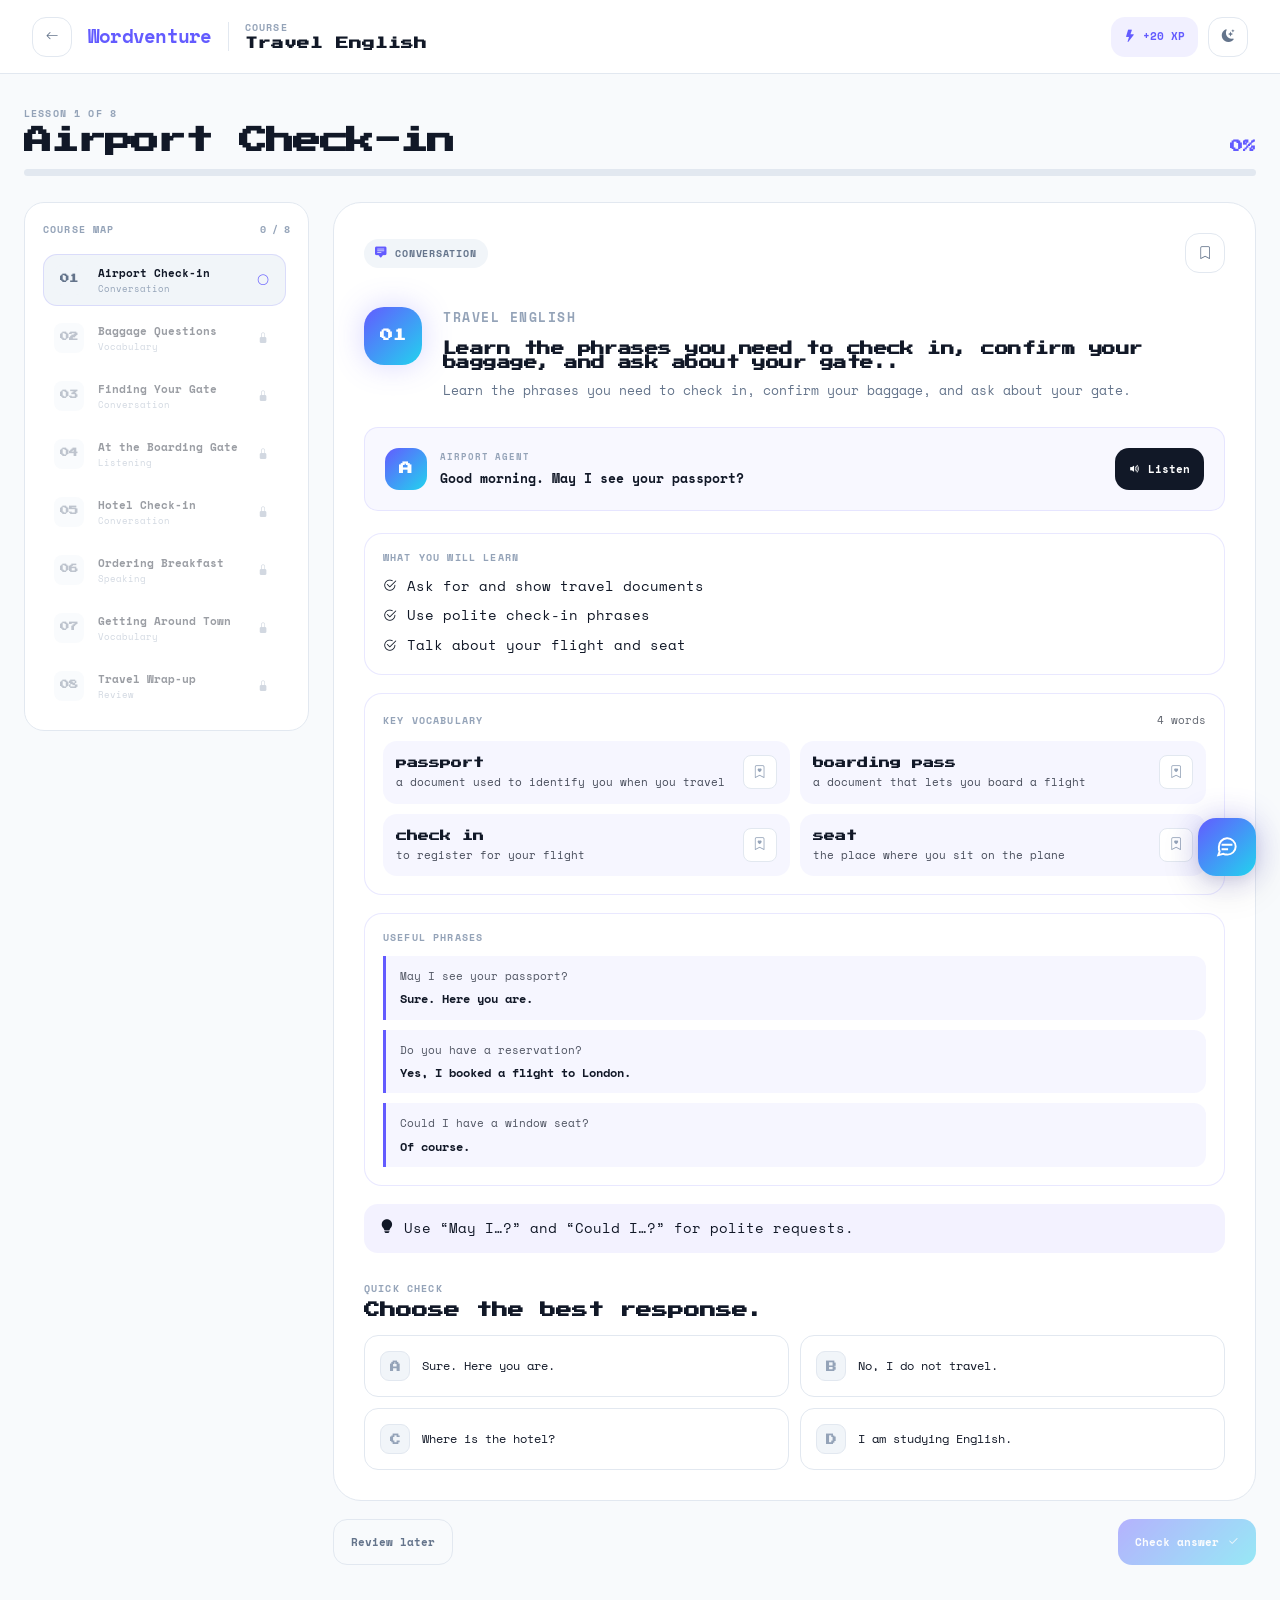
<file: lesson.html>
<!doctype html>
<html lang="en">
<head>
  <meta charset="UTF-8">
  <meta name="viewport" content="width=device-width, initial-scale=1.0">
  <meta name="description" content="Wordventure lesson player">
  <title>Lesson | Wordventure</title>
  <link rel="preconnect" href="https://fonts.googleapis.com">
  <link rel="preconnect" href="https://fonts.gstatic.com" crossorigin>
  <link href="https://fonts.googleapis.com/css2?family=Press+Start+2P&family=Space+Mono:ital,wght@0,400;0,700;1,400;1,700&display=swap" rel="stylesheet">
  <link href="https://cdn.jsdelivr.net/npm/bootstrap@5.3.3/dist/css/bootstrap.min.css" rel="stylesheet">
  <link href="https://cdn.jsdelivr.net/npm/bootstrap-icons@1.11.3/font/bootstrap-icons.css" rel="stylesheet">
  <link rel="stylesheet" href="css/global.css">
    <link rel="stylesheet" href="css/icons.css">
  <link rel="stylesheet" href="css/lesson.css">
<!-- Wordventure typography consistency -->
    <style id="Wordventure-typography-consistency">
      body, body * { font-family: var(--font-body); }
      h1, h2, h3, h4, h5, h6, .navbar-brand, .brand, .logo, .display-font { font-family: var(--font-heading); }
    </style>
<link rel="stylesheet" href="css/chatbot.css">
</head>
<body class="learning-page lesson-page page-transition">
  <div class="lesson-shell">
    <header class="lesson-topbar">
      <div class="lesson-brand-row">
        <button class="icon-btn" id="backBtn" type="button" aria-label="Back to courses"><i class="bi bi-arrow-left"></i></button>
        <a class="lesson-brand" href="learning.html"><span>Wordventure</span></a>
        <div class="lesson-course-name">
          <span class="eyebrow">Course</span>
          <strong id="courseName">Travel English</strong>
        </div>
      </div>
      <div class="lesson-top-actions">
        <div class="lesson-xp"><i class="bi bi-lightning-fill"></i><span id="xpValue">+20 XP</span></div>
        <button class="icon-btn" id="themeBtn" type="button" aria-label="Toggle theme"><i class="bi bi-moon-stars-fill"></i></button>
      </div>
    </header>

    <main class="lesson-main">
      <section class="lesson-progress-wrap" aria-label="Lesson progress">
        <div class="progress-topline">
          <div>
            <span class="eyebrow">Lesson <span id="lessonNumber">1</span> of <span id="lessonTotal">8</span></span>
            <h1 id="lessonTitle">Airport Check-in</h1>
          </div>
          <strong id="progressPercent">0%</strong>
        </div>
        <div class="lesson-progress"><span id="progressBar"></span></div>
      </section>

      <section class="lesson-layout">
        <aside class="lesson-sidebar">
          <div class="lesson-sidebar-head">
            <span class="eyebrow">Course map</span>
            <span class="lesson-count" id="completedCount">0 / 8</span>
          </div>
          <div class="lesson-list" id="lessonList"></div>
        </aside>

        <section class="lesson-stage" aria-live="polite">
          <div class="lesson-card">
            <div class="lesson-card-header">
              <div class="lesson-type" id="lessonType"><i class="bi bi-chat-square-text-fill"></i> Conversation</div>
              <button class="bookmark-btn" id="bookmarkBtn" type="button" aria-label="Bookmark lesson"><i class="bi bi-bookmark"></i></button>
            </div>

            <div class="lesson-intro">
              <span class="lesson-number" id="stageNumber">01</span>
              <div>
                <p class="eyebrow" id="lessonContext">Travel English</p>
                <h2 id="stageTitle">Check in at the airport with confidence.</h2>
                <p id="stageDescription">Learn the phrases you need to check in, confirm your baggage, and ask about your gate.</p>
              </div>
            </div>

            <div class="lesson-example" id="examplePanel">
              <div class="example-speaker"><div class="speaker-avatar">A</div><div><span>Airport agent</span><strong>Good morning. May I see your passport?</strong></div></div>
              <button class="audio-btn" id="audioBtn" type="button"><i class="bi bi-volume-up-fill"></i><span>Listen</span></button>
            </div>

            <div class="lesson-material" id="lessonMaterial">
              <div class="material-block">
                <span class="eyebrow">What you will learn</span>
                <ul id="lessonObjectives" class="material-list"></ul>
              </div>
              <div class="material-block">
                <div class="material-heading"><span class="eyebrow">Key vocabulary</span><span class="material-count" id="vocabularyCount"></span></div>
                <div class="vocabulary-grid" id="vocabularyGrid"></div>
              </div>
              <div class="material-block">
                <span class="eyebrow">Useful phrases</span>
                <div class="phrase-list" id="phraseList"></div>
              </div>
              <div class="material-tip" id="lessonTip"><i class="bi bi-lightbulb-fill"></i><span></span></div>
            </div>

            <div class="practice-panel" id="practicePanel">
              <div class="practice-heading"><span class="eyebrow">Quick check</span><h3>Choose the best response.</h3></div>
              <div class="answer-grid" id="answerGrid"></div>
            </div>

            <div class="lesson-feedback" id="feedback" hidden></div>
          </div>

          <div class="lesson-footer">
            <button class="secondary-btn" id="skipBtn" type="button">Review later</button>
            <button class="primary-btn" id="nextBtn" type="button" disabled>Check answer <i class="bi bi-arrow-right"></i></button>
          </div>
        </section>
      </section>
    </main>
  </div>

  <script src="js/main.js"></script>
  <script src="js/lesson.js"></script>
<script src="js/chatbot.js"></script>
</body>
</html>
</file>
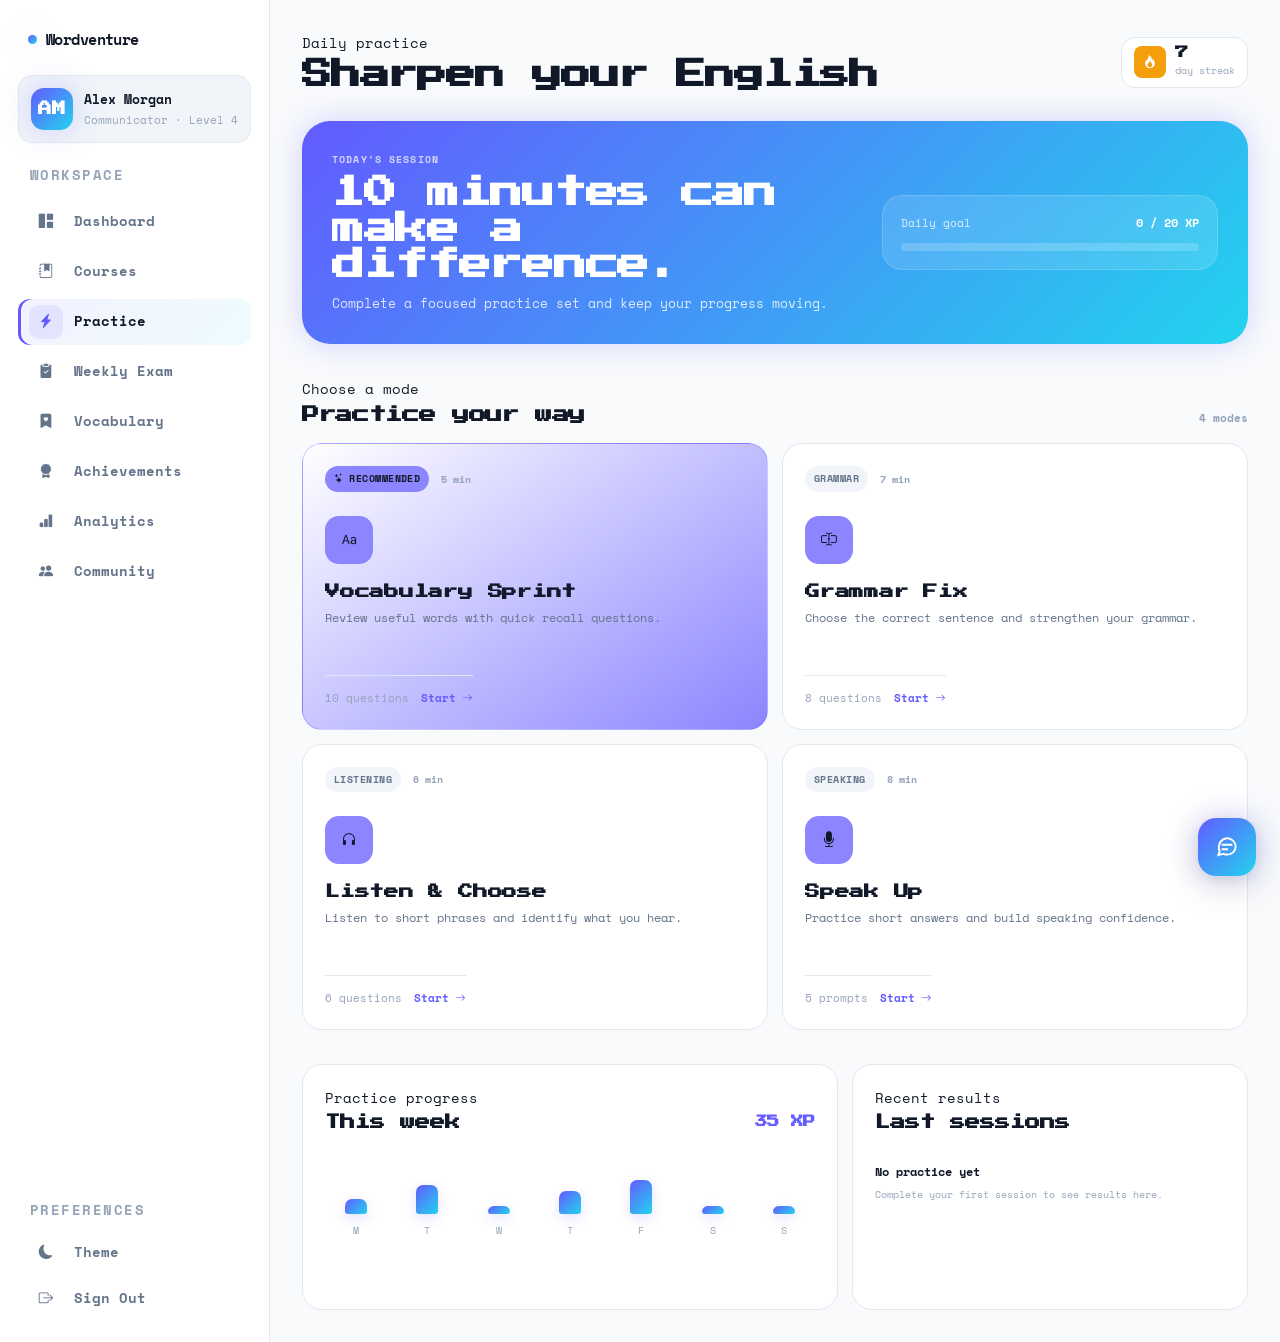
<file: practice.html>
<!DOCTYPE html>
<html lang="en" data-theme="light">

<head>
    <meta charset="UTF-8">
    <meta name="viewport" content="width=device-width, initial-scale=1.0">

    <meta
        name="description"
        content="Practice English with focused vocabulary, grammar, listening, and speaking exercises."
    >

    <title>Practice | Wordventure</title>

    <link rel="preconnect" href="https://fonts.googleapis.com">
    <link rel="preconnect" href="https://fonts.gstatic.com" crossorigin>

    <link
        href="https://fonts.googleapis.com/css2?family=Press+Start+2P&family=Space+Mono:ital,wght@0,400;0,700;1,400;1,700&display=swap"
        rel="stylesheet"
    >

    <link
        href="https://cdn.jsdelivr.net/npm/bootstrap@5.3.3/dist/css/bootstrap.min.css"
        rel="stylesheet"
    >

    <link
        href="https://cdn.jsdelivr.net/npm/bootstrap-icons@1.11.3/font/bootstrap-icons.css"
        rel="stylesheet"
    >

    <link rel="stylesheet" href="css/global.css">
    <link rel="stylesheet" href="css/icons.css">
    <link rel="stylesheet" href="css/practice.css">
<!-- Wordventure typography consistency -->
    <style id="Wordventure-typography-consistency">
      body, body * { font-family: var(--font-body); }
      h1, h2, h3, h4, h5, h6, .navbar-brand, .brand, .logo, .display-font { font-family: var(--font-heading); }
    </style>
<link rel="stylesheet" href="css/chatbot.css">
</head>

<body>

<div class="practice-page">

    <div class="practice-shell">

        <!-- Sidebar -->
        <aside class="learning-sidebar" id="learningSidebar">

            <div class="sidebar-top">

                <a
                    class="navbar-brand learning-brand"
                    href="index.html"
                    aria-label="Wordventure home"
                >
                    <span class="brand-dot"></span>
                    <span>Wordventure</span>
                </a>

                <button
                    class="sidebar-close d-lg-none"
                    id="sidebarClose"
                    type="button"
                    aria-label="Close menu"
                >
                    <i class="bi bi-x-lg"></i>
                </button>

            </div>


            <div class="sidebar-user">

                <div
                    class="avatar avatar-gradient"
                    id="sidebarAvatar"
                >
                    AM
                </div>

                <div class="sidebar-user-copy">

                    <strong id="sidebarUserName">
                        Alex Morgan
                    </strong>

                    <span id="sidebarUserLevel">
                        Communicator · Level 4
                    </span>

                </div>

            </div>


            <nav
                class="learning-nav"
                aria-label="Learning navigation"
            >

                <div class="nav-label">
                    Workspace
                </div>


                <a
                    href="learning.html"
                    class="learning-nav-link"
                    data-page="learning"
                >
                    <span class="nav-icon">
                        <i class="bi bi-grid-1x2-fill"></i>
                    </span>

                    <span>Dashboard</span>
                </a>


                <a
                    href="courses.html"
                    class="learning-nav-link"
                    data-page="courses"
                >
                    <span class="nav-icon">
                        <i class="bi bi-journal-bookmark-fill"></i>
                    </span>

                    <span>Courses</span>
                </a>


                <a
                    href="practice.html"
                    class="learning-nav-link"
                    data-page="practice"
                >
                    <span class="nav-icon">
                        <i class="bi bi-lightning-charge-fill"></i>
                    </span>

                    <span>Practice</span>
                </a>


        
        <a href="weekly-exam.html" class="learning-nav-link" data-page="weekly-exam">
            <span class="nav-icon"><i class="bi bi-clipboard2-check-fill"></i></span>
            <span>Weekly Exam</span>
            <span class="nav-required-dot"></span>
        </a>

        <a href="vocabulary.html" class="learning-nav-link" data-page="vocabulary">
            <span class="nav-icon"><i class="bi bi-bookmark-heart-fill"></i></span>
            <span>Vocabulary</span>
        </a>

        <a href="achievements.html" class="learning-nav-link" data-page="achievements">
            <span class="nav-icon"><i class="bi bi-award-fill"></i></span>
            <span>Achievements</span>
        </a>

        <a href="analytics.html" class="learning-nav-link" data-page="analytics">
            <span class="nav-icon"><i class="bi bi-bar-chart-fill"></i></span>
            <span>Analytics</span>
        </a>


        <a
                    href="community.html"
                    class="learning-nav-link"
                    data-page="community"
                >
                    <span class="nav-icon">
                        <i class="bi bi-people-fill"></i>
                    </span>

                    <span>Community</span>
                </a>

            </nav>


            <div class="learning-sidebar-bottom">

                <div class="nav-label">
                    Preferences
                </div>


                <button
                    class="learning-nav-link nav-button"
                    id="themeToggle"
                    type="button"
                >
                    <span class="nav-icon">
                        <i class="bi bi-moon-fill"></i>
                    </span>

                    <span>Theme</span>
                </button>


                <button
                    class="learning-nav-link nav-button"
                    id="logoutBtn"
                    type="button"
                >
                    <span class="nav-icon">
                        <i class="bi bi-box-arrow-right"></i>
                    </span>

                    <span>Sign Out</span>
                </button>

            </div>

        </aside>


        <div
            class="sidebar-backdrop"
            id="sidebarBackdrop"
        ></div>


        <!-- Main -->
        <main class="practice-main">

            <!-- Header -->
            <header class="practice-header">

                <div class="practice-header-left">

                    <button
                        class="sidebar-open d-lg-none"
                        id="sidebarOpen"
                        type="button"
                        aria-label="Open menu"
                    >
                        <i class="bi bi-list"></i>
                    </button>

                    <div>

                        <span class="eyebrow">
                            Daily practice
                        </span>

                        <h1>
                            Sharpen your English
                        </h1>

                    </div>

                </div>


                <div class="practice-streak">

                    <div class="practice-streak-icon">
                        <i class="bi bi-fire"></i>
                    </div>

                    <div>
                        <strong id="streakValue">7</strong>
                        <span>day streak</span>
                    </div>

                </div>

            </header>


            <!-- Hero -->
            <section class="practice-hero">

                <div class="practice-hero-copy">

                    <span class="practice-section-label">
                        Today's session
                    </span>

                    <h2>
                        10 minutes can make a difference.
                    </h2>

                    <p>
                        Complete a focused practice set and keep your progress moving.
                    </p>

                </div>


                <div class="practice-hero-progress">

                    <div class="practice-progress-heading">

                        <span>
                            Daily goal
                        </span>

                        <strong id="dailyProgressText">
                            0 / 20 XP
                        </strong>

                    </div>

                    <div class="practice-progress-track">

                        <div
                            class="practice-progress-fill"
                            id="dailyProgressFill"
                            style="width: 0%"
                        ></div>

                    </div>

                </div>

            </section>


            <!-- Practice modes -->
            <section class="practice-section">

                <div class="practice-section-heading">

                    <div>
                        <span class="eyebrow">
                            Choose a mode
                        </span>

                        <h2>
                            Practice your way
                        </h2>
                    </div>

                    <span class="practice-section-count">
                        4 modes
                    </span>

                </div>


                <div class="practice-grid">

                    <!-- Vocabulary -->
                    <button
                        class="practice-card featured"
                        type="button"
                        data-mode="vocabulary"
                    >

                        <div class="practice-card-top">

                            <span class="practice-mode-badge">
                                <i class="bi bi-stars"></i>
                                Recommended
                            </span>

                            <span class="practice-mode-time">
                                5 min
                            </span>

                        </div>


                        <div class="practice-mode-icon">
                            <i class="bi bi-type"></i>
                        </div>


                        <div class="practice-card-copy">

                            <h3>
                                Vocabulary Sprint
                            </h3>

                            <p>
                                Review useful words with quick recall questions.
                            </p>

                        </div>


                        <div class="practice-card-footer">

                            <span>
                                10 questions
                            </span>

                            <span class="practice-start">
                                Start
                                <i class="bi bi-arrow-right"></i>
                            </span>

                        </div>

                    </button>


                    <!-- Grammar -->
                    <button
                        class="practice-card"
                        type="button"
                        data-mode="grammar"
                    >

                        <div class="practice-card-top">

                            <span class="practice-mode-badge neutral">
                                Grammar
                            </span>

                            <span class="practice-mode-time">
                                7 min
                            </span>

                        </div>


                        <div class="practice-mode-icon">
                            <i class="bi bi-input-cursor-text"></i>
                        </div>


                        <div class="practice-card-copy">

                            <h3>
                                Grammar Fix
                            </h3>

                            <p>
                                Choose the correct sentence and strengthen your grammar.
                            </p>

                        </div>


                        <div class="practice-card-footer">

                            <span>
                                8 questions
                            </span>

                            <span class="practice-start">
                                Start
                                <i class="bi bi-arrow-right"></i>
                            </span>

                        </div>

                    </button>


                    <!-- Listening -->
                    <button
                        class="practice-card"
                        type="button"
                        data-mode="listening"
                    >

                        <div class="practice-card-top">

                            <span class="practice-mode-badge neutral">
                                Listening
                            </span>

                            <span class="practice-mode-time">
                                6 min
                            </span>

                        </div>


                        <div class="practice-mode-icon">
                            <i class="bi bi-headphones"></i>
                        </div>


                        <div class="practice-card-copy">

                            <h3>
                                Listen & Choose
                            </h3>

                            <p>
                                Listen to short phrases and identify what you hear.
                            </p>

                        </div>


                        <div class="practice-card-footer">

                            <span>
                                6 questions
                            </span>

                            <span class="practice-start">
                                Start
                                <i class="bi bi-arrow-right"></i>
                            </span>

                        </div>

                    </button>


                    <!-- Speaking -->
                    <button
                        class="practice-card"
                        type="button"
                        data-mode="speaking"
                    >

                        <div class="practice-card-top">

                            <span class="practice-mode-badge neutral">
                                Speaking
                            </span>

                            <span class="practice-mode-time">
                                8 min
                            </span>

                        </div>


                        <div class="practice-mode-icon">
                            <i class="bi bi-mic-fill"></i>
                        </div>


                        <div class="practice-card-copy">

                            <h3>
                                Speak Up
                            </h3>

                            <p>
                                Practice short answers and build speaking confidence.
                            </p>

                        </div>


                        <div class="practice-card-footer">

                            <span>
                                5 prompts
                            </span>

                            <span class="practice-start">
                                Start
                                <i class="bi bi-arrow-right"></i>
                            </span>

                        </div>

                    </button>

                </div>

            </section>


            <!-- Active session -->
            <section
                class="practice-session"
                id="sessionPanel"
                hidden
            >

                <div class="practice-session-header">

                    <div>

                        <span
                            class="practice-section-label"
                            id="sessionLabel"
                        >
                            Vocabulary
                        </span>

                        <h2 id="sessionTitle">
                            Vocabulary Sprint
                        </h2>

                    </div>


                    <button
                        class="practice-close-session"
                        id="closeSession"
                        type="button"
                        aria-label="Close practice"
                    >
                        <i class="bi bi-x-lg"></i>
                    </button>

                </div>


                <div class="practice-session-meta">

                    <span id="questionCounter">
                        Question 1 of 3
                    </span>

                    <span
                        class="practice-session-xp"
                        id="sessionXp"
                    >
                        +5 XP
                    </span>

                </div>


                <div class="practice-question">

                    <div class="practice-question-card">

                        <span class="practice-question-label">
                            Quick check
                        </span>

                        <p
                            class="practice-question-prompt"
                            id="questionPrompt"
                        >
                            Choose the meaning of “reliable”.
                        </p>


                        <div
                            class="practice-answer-list"
                            id="answerList"
                        ></div>


                        <div
                            class="practice-feedback"
                            id="feedback"
                            hidden
                        ></div>


                        <button
                            class="practice-next-button"
                            id="nextQuestion"
                            type="button"
                            disabled
                        >
                            <span>Check answer</span>
                            <i class="bi bi-arrow-right"></i>
                        </button>

                    </div>

                </div>

            </section>


            <!-- Progress -->
            <section class="practice-bottom-grid">

                <article class="practice-panel">

                    <div class="practice-panel-heading">

                        <div>

                            <span class="eyebrow">
                                Practice progress
                            </span>

                            <h2>
                                This week
                            </h2>

                        </div>

                        <span
                            class="practice-panel-stat"
                            id="weeklyXp"
                        >
                            35 XP
                        </span>

                    </div>


                    <div
                        class="practice-week-chart"
                        id="weekChart"
                    ></div>

                </article>


                <article class="practice-panel">

                    <div class="practice-panel-heading">

                        <div>

                            <span class="eyebrow">
                                Recent results
                            </span>

                            <h2>
                                Last sessions
                            </h2>

                        </div>

                    </div>


                    <div
                        class="practice-results"
                        id="resultsList"
                    ></div>

                </article>

            </section>

        </main>

    </div>

</div>


<script src="js/main.js"></script>
<script src="js/practice.js"></script>

<script src="js/chatbot.js"></script>
</body>
</html>
</file>
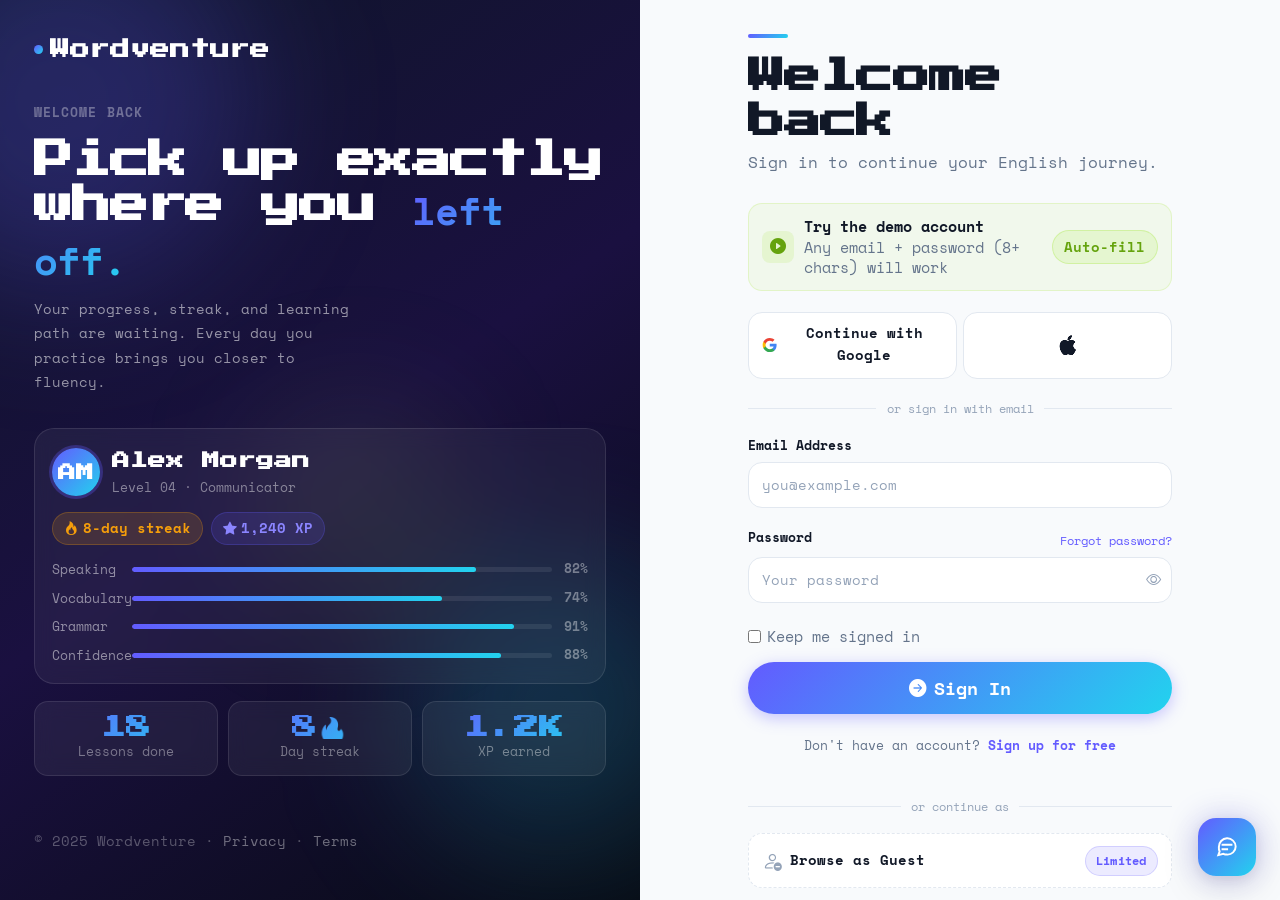
<file: signin.html>
<!DOCTYPE html>
<html lang="en" data-theme="light">
<head>
  <meta charset="UTF-8" />
  <meta name="viewport" content="width=device-width, initial-scale=1.0" />
  <meta name="description" content="Sign in to Wordventure and continue your English learning journey." />
  <title>Sign In — Wordventure</title>

  <!-- Google Fonts -->
  <link rel="preconnect" href="https://fonts.googleapis.com" />
  <link rel="preconnect" href="https://fonts.gstatic.com" crossorigin />
  <link href="https://fonts.googleapis.com/css2?family=Press+Start+2P&family=Space+Mono:ital,wght@0,400;0,700;1,400;1,700&display=swap" rel="stylesheet" />

  <!-- Bootstrap 5 -->
  <link href="https://cdn.jsdelivr.net/npm/bootstrap@5.3.3/dist/css/bootstrap.min.css" rel="stylesheet" />
  <!-- Bootstrap Icons -->
  <link href="https://cdn.jsdelivr.net/npm/bootstrap-icons@1.11.3/font/bootstrap-icons.css" rel="stylesheet" />

  <!-- Wordventure Styles -->
  <link rel="stylesheet" href="css/global.css" />
  <link rel="stylesheet" href="css/auth.css" />

  <style>
    /* ── Sign-in-specific left panel content ── */
    .si-stat-row {
      display: flex;
      gap: 0.75rem;
      margin-bottom: 1.25rem;
    }

    .si-stat {
      flex: 1;
      background: rgba(255,255,255,0.06);
      border: 1px solid rgba(255,255,255,0.1);
      border-radius: var(--radius-md);
      padding: 0.9rem 1rem;
      backdrop-filter: blur(10px);
      text-align: center;
    }

    .si-stat .num {
      font-family: var(--font-heading);
      font-size: 1.82rem;
      font-weight: 800;
      background: var(--grad-primary);
      -webkit-background-clip: text;
      -webkit-text-fill-color: transparent;
      background-clip: text;
      line-height: 1;
      margin-bottom: 0.2rem;
    }

    .si-stat .lbl {
      font-size: 0.936rem;
      color: rgba(255,255,255,0.4);
    }

    /* Profile preview card */
    .si-profile-card {
      background: rgba(255,255,255,0.05);
      border: 1px solid rgba(255,255,255,0.1);
      border-radius: var(--radius-lg);
      padding: 1.25rem;
      backdrop-filter: blur(10px);
      margin-bottom: 1.25rem;
    }

    .si-profile-top {
      display: flex;
      align-items: center;
      gap: 0.85rem;
      margin-bottom: 1rem;
    }

    .si-avatar {
      width: 48px;
      height: 48px;
      border-radius: 50%;
      background: var(--grad-primary);
      display: flex;
      align-items: center;
      justify-content: center;
      font-family: var(--font-heading);
      font-weight: 700;
      font-size: 1.3rem;
      color: #fff;
      flex-shrink: 0;
      box-shadow: 0 0 0 3px rgba(99,91,255,0.3);
    }

    .si-profile-name {
      font-family: var(--font-heading);
      font-weight: 700;
      font-size: 1.3rem;
      color: #fff;
      margin-bottom: 0.15rem;
    }

    .si-profile-level {
      font-size: 0.975rem;
      color: rgba(255,255,255,0.45);
    }

    .si-skill-row {
      display: flex;
      flex-direction: column;
      gap: 0.55rem;
    }

    .si-skill-item {
      display: flex;
      align-items: center;
      gap: 0.6rem;
    }

    .si-skill-label {
      font-size: 0.975rem;
      color: rgba(255,255,255,0.5);
      width: 72px;
      flex-shrink: 0;
    }

    .si-skill-bar-outer {
      flex: 1;
      height: 5px;
      background: rgba(255,255,255,0.08);
      border-radius: 3px;
      overflow: hidden;
    }

    .si-skill-bar-inner {
      height: 100%;
      border-radius: 3px;
      background: var(--grad-primary);
      transform: scaleX(0);
      transform-origin: left;
      transition: transform 1.2s var(--ease-smooth);
    }

    .si-skill-bar-inner.animated {
      transform: scaleX(1);
    }

    .si-skill-pct {
      font-size: 0.936rem;
      color: rgba(255,255,255,0.4);
      font-weight: 600;
      width: 28px;
      text-align: right;
      flex-shrink: 0;
    }

    /* Streak & XP row */
    .si-streak-row {
      display: flex;
      gap: 0.6rem;
    }

    .si-pill {
      display: flex;
      align-items: center;
      gap: 0.35rem;
      padding: 0.35rem 0.8rem;
      border-radius: var(--radius-pill);
      font-size: 1.014rem;
      font-weight: 600;
    }

    .si-pill-fire {
      background: rgba(245,158,11,0.15);
      color: #F59E0B;
      border: 1px solid rgba(245,158,11,0.25);
    }

    .si-pill-xp {
      background: rgba(99,91,255,0.15);
      color: var(--primary-light);
      border: 1px solid rgba(99,91,255,0.25);
    }

    /* Demo banner */
    .demo-banner {
      display: flex;
      align-items: center;
      gap: 0.75rem;
      padding: 0.85rem 1rem;
      background: rgba(163,230,53,0.08);
      border: 1px solid rgba(163,230,53,0.2);
      border-radius: var(--radius-md);
      margin-bottom: 1.5rem;
    }

    .demo-banner-icon {
      width: 32px;
      height: 32px;
      border-radius: var(--radius-sm);
      background: rgba(163,230,53,0.15);
      display: flex;
      align-items: center;
      justify-content: center;
      color: #65A30D;
      font-size: 1.17rem;
      flex-shrink: 0;
    }

    [data-theme="dark"] .demo-banner-icon { color: var(--accent); }

    .demo-banner-text {
      flex: 1;
      font-size: 1.066rem;
      color: var(--text-secondary);
      line-height: 1.4;
    }

    .demo-banner-text strong {
      color: var(--text-primary);
      display: block;
      margin-bottom: 0.1rem;
      font-size: 1.092rem;
    }

    .btn-demo-fill {
      padding: 0.35rem 0.85rem;
      border-radius: var(--radius-pill);
      background: rgba(163,230,53,0.15);
      border: 1px solid rgba(163,230,53,0.3);
      color: #65A30D;
      font-size: 1.014rem;
      font-weight: 700;
      cursor: pointer;
      transition: all var(--t-fast);
      white-space: nowrap;
      font-family: var(--font-body);
    }

    [data-theme="dark"] .btn-demo-fill { color: var(--accent); }

    .btn-demo-fill:hover {
      background: rgba(163,230,53,0.25);
    }

    /* Sign in button */
    .btn-signin {
      width: 100%;
      padding: 0.9rem 1.5rem;
      background: var(--grad-primary);
      border: none;
      border-radius: var(--radius-pill);
      color: #fff;
      font-family: var(--font-body);
      font-weight: 700;
      font-size: 1.3rem;
      cursor: pointer;
      transition: all var(--t-base);
      display: flex;
      align-items: center;
      justify-content: center;
      gap: 0.5rem;
      box-shadow: 0 4px 16px rgba(99,91,255,0.35);
      margin-top: 0.5rem;
    }

    .btn-signin:hover {
      transform: translateY(-2px);
      box-shadow: 0 8px 24px rgba(99,91,255,0.45);
    }

    .btn-signin:active { transform: translateY(0); }

    .btn-signin:disabled {
      opacity: 0.7;
      cursor: not-allowed;
      transform: none;
    }

    /* Forgot password modal */
    .forgot-modal .modal-content {
      background: var(--bg-card);
      border: 1px solid var(--bg-border);
      border-radius: var(--radius-xl);
      box-shadow: var(--shadow-lg);
    }

    .forgot-modal .modal-header {
      border-bottom: 1px solid var(--bg-border);
      padding: 1.25rem 1.5rem;
    }

    .forgot-modal .modal-footer {
      border-top: 1px solid var(--bg-border);
      padding: 1rem 1.5rem;
    }

    .forgot-modal .modal-title {
      font-family: var(--font-heading);
      font-weight: 700;
      color: var(--text-primary);
    }

    /* Spinner override */
    .spinner-border-sm {
      width: 1em;
      height: 1em;
      border-width: 0.15em;
    }

    /* General error */
    #si-general-error {
      font-size: 1.066rem;
      color: #EF4444;
      padding: 0.65rem 0.9rem;
      background: rgba(239,68,68,0.07);
      border: 1px solid rgba(239,68,68,0.15);
      border-radius: var(--radius-sm);
      display: none;
      margin-bottom: 0.75rem;
    }

    #si-general-error.show { display: block; }

    /* Welcome back accent line */
    .si-accent-line {
      width: 40px;
      height: 4px;
      background: var(--grad-primary);
      border-radius: 2px;
      margin-bottom: 1.25rem;
    }
  </style>
<!-- Wordventure typography consistency -->
    <style id="Wordventure-typography-consistency">
      body, body * { font-family: var(--font-body); }
      h1, h2, h3, h4, h5, h6, .navbar-brand, .brand, .logo, .display-font { font-family: var(--font-heading); }
    </style>
<link rel="stylesheet" href="css/chatbot.css">
</head>
<body>

<div class="auth-page">

  <!-- ─── LEFT PANEL ─── -->
  <aside class="auth-panel-left">
    <div class="auth-orb auth-orb-1"></div>
    <div class="auth-orb auth-orb-2"></div>
    <div class="auth-orb auth-orb-3"></div>

    <!-- Brand -->
    <div style="position:relative;z-index:2;">
      <a href="index.html" class="brand-link">
        <span class="brand-dot"></span>
        Wordventure
      </a>
    </div>

    <!-- Main content -->
    <div class="auth-left-content" style="position:relative;z-index:2;">

      <p style="font-size:0.975rem;letter-spacing:0.08em;text-transform:uppercase;color:rgba(255,255,255,0.35);margin-bottom:1rem;font-weight:600;">
        Welcome back
      </p>

      <h2 class="auth-left-tagline">
        Pick up exactly<br>where you <span style="background:var(--grad-primary);-webkit-background-clip:text;-webkit-text-fill-color:transparent;background-clip:text;">left off.</span>
      </h2>

      <p class="auth-left-sub">
        Your progress, streak, and learning path are waiting. Every day you practice brings you closer to fluency.
      </p>

      <!-- Demo user profile preview -->
      <div class="si-profile-card">
        <div class="si-profile-top">
          <div class="si-avatar">AM</div>
          <div>
            <div class="si-profile-name">Alex Morgan</div>
            <div class="si-profile-level">Level 04 · Communicator</div>
          </div>
        </div>

        <div class="si-streak-row mb-3">
          <div class="si-pill si-pill-fire">
            <i class="bi bi-fire"></i> 8-day streak
          </div>
          <div class="si-pill si-pill-xp">
            <i class="bi bi-star-fill"></i> 1,240 XP
          </div>
        </div>

        <div class="si-skill-row">
          <div class="si-skill-item">
            <span class="si-skill-label">Speaking</span>
            <div class="si-skill-bar-outer">
              <div class="si-skill-bar-inner" style="width:82%"></div>
            </div>
            <span class="si-skill-pct">82%</span>
          </div>
          <div class="si-skill-item">
            <span class="si-skill-label">Vocabulary</span>
            <div class="si-skill-bar-outer">
              <div class="si-skill-bar-inner" style="width:74%"></div>
            </div>
            <span class="si-skill-pct">74%</span>
          </div>
          <div class="si-skill-item">
            <span class="si-skill-label">Grammar</span>
            <div class="si-skill-bar-outer">
              <div class="si-skill-bar-inner" style="width:91%"></div>
            </div>
            <span class="si-skill-pct">91%</span>
          </div>
          <div class="si-skill-item">
            <span class="si-skill-label">Confidence</span>
            <div class="si-skill-bar-outer">
              <div class="si-skill-bar-inner" style="width:88%"></div>
            </div>
            <span class="si-skill-pct">88%</span>
          </div>
        </div>
      </div>

      <!-- Quick stats -->
      <div class="si-stat-row">
        <div class="si-stat">
          <div class="num">18</div>
          <div class="lbl">Lessons done</div>
        </div>
        <div class="si-stat">
          <div class="num">8🔥</div>
          <div class="lbl">Day streak</div>
        </div>
        <div class="si-stat">
          <div class="num">1.2K</div>
          <div class="lbl">XP earned</div>
        </div>
      </div>

    </div>

    <!-- Footer -->
    <div style="position:relative;z-index:2;">
      <p style="font-size:1.014rem;color:rgba(255,255,255,0.3);">
        © 2025 Wordventure · <a href="#" style="color:rgba(255,255,255,0.4);">Privacy</a> · <a href="#" style="color:rgba(255,255,255,0.4);">Terms</a>
      </p>
    </div>
  </aside>


  <!-- ─── RIGHT PANEL: Form ─── -->
  <main class="auth-panel-right">

    <!-- Mobile top nav -->
    <div class="auth-mobile-brand">
      <a href="index.html" class="auth-mobile-logo">
        <span class="brand-dot"></span>
        Wordventure
      </a>
      <div class="d-flex align-items-center gap-2">
        <button class="btn-theme" data-theme-toggle data-theme-icon aria-label="Toggle theme">
          <i class="bi bi-moon-fill"></i>
        </button>
        <a href="signup.html" style="font-size:1.105rem;font-weight:600;color:var(--primary);">Sign Up</a>
      </div>
    </div>

    <div class="auth-form-container">

      <!-- Heading -->
      <div class="si-accent-line"></div>
      <h2 style="font-size:clamp(2.08rem,3vw,2.73rem);letter-spacing:-0.02em;margin-bottom:0.35rem;">
        Welcome back
      </h2>
      <p style="font-size:1.196rem;margin-bottom:2rem;">
        Sign in to continue your English journey.
      </p>

      <!-- Demo banner -->
      <div class="demo-banner">
        <div class="demo-banner-icon">
          <i class="bi bi-play-circle-fill"></i>
        </div>
        <div class="demo-banner-text">
          <strong>Try the demo account</strong>
          Any email + password (8+ chars) will work
        </div>
        <button class="btn-demo-fill" data-demo-fill type="button">
          Auto-fill
        </button>
      </div>

      <!-- Social buttons -->
      <div class="d-flex gap-2 mb-1">
        <button class="btn-social" type="button"
          onclick="window.LS?.Toast.show({title:'Coming Soon',message:'Social login will be available soon.',type:'info'})">
          <svg width="18" height="18" viewBox="0 0 24 24" xmlns="http://www.w3.org/2000/svg">
            <path d="M22.56 12.25c0-.78-.07-1.53-.2-2.25H12v4.26h5.92c-.26 1.37-1.04 2.53-2.21 3.31v2.77h3.57c2.08-1.92 3.28-4.74 3.28-8.09z" fill="#4285F4"/>
            <path d="M12 23c2.97 0 5.46-.98 7.28-2.66l-3.57-2.77c-.98.66-2.23 1.06-3.71 1.06-2.86 0-5.29-1.93-6.16-4.53H2.18v2.84C3.99 20.53 7.7 23 12 23z" fill="#34A853"/>
            <path d="M5.84 14.09c-.22-.66-.35-1.36-.35-2.09s.13-1.43.35-2.09V7.07H2.18C1.43 8.55 1 10.22 1 12s.43 3.45 1.18 4.93l2.85-2.22.81-.62z" fill="#FBBC05"/>
            <path d="M12 5.38c1.62 0 3.06.56 4.21 1.64l3.15-3.15C17.45 2.09 14.97 1 12 1 7.7 1 3.99 3.47 2.18 7.07l3.66 2.84c.87-2.6 3.3-4.53 6.16-4.53z" fill="#EA4335"/>
          </svg>
          Continue with Google
        </button>
        <button class="btn-social" type="button"
          onclick="window.LS?.Toast.show({title:'Coming Soon',message:'Apple login will be available soon.',type:'info'})">
          <i class="bi bi-apple" style="font-size:1.43rem;"></i>
        </button>
      </div>

      <div class="auth-divider">or sign in with email</div>

      <!-- General error -->
      <div id="si-general-error" role="alert"></div>

      <!-- Form -->
      <form class="signin-form signin-form-el" novalidate>

        <div class="ls-form-group">
          <label class="ls-label" for="si-email">Email Address</label>
          <input
            type="email"
            id="si-email"
            class="ls-input"
            placeholder="you@example.com"
            autocomplete="email"
            required
          />
          <div class="form-error" id="si-email-error"></div>
        </div>

        <div class="ls-form-group">
          <div class="d-flex justify-content-between align-items-center mb-2" style="margin-bottom:0 !important;">
            <label class="ls-label mb-0" for="si-password">Password</label>
            <a href="#" class="forgot-link" data-bs-toggle="modal" data-bs-target="#forgotModal">
              Forgot password?
            </a>
          </div>
          <div class="input-pw-wrap" style="margin-top:0.45rem;">
            <input
              type="password"
              id="si-password"
              class="ls-input"
              placeholder="Your password"
              autocomplete="current-password"
              required
            />
            <button class="btn-pw-toggle" type="button" aria-label="Toggle password visibility">
              <i class="bi bi-eye"></i>
            </button>
          </div>
          <div class="form-error" id="si-password-error"></div>
        </div>

        <!-- Remember me -->
        <div class="d-flex align-items-center gap-2 mb-1" style="margin-top:0.25rem;">
          <input type="checkbox" id="si-remember" style="accent-color:var(--primary);cursor:pointer;" />
          <label for="si-remember" style="font-size:1.079rem;color:var(--text-secondary);cursor:pointer;">
            Keep me signed in
          </label>
        </div>

        <button type="submit" class="btn-signin">
          <i class="bi bi-arrow-right-circle-fill"></i>
          Sign In
        </button>

      </form>

      <!-- Footer note -->
      <p class="auth-footer-note">
        Don't have an account? <a href="signup.html">Sign up for free</a>
      </p>

      <!-- Divider -->
      <div class="auth-divider" style="margin-top:2rem;">or continue as</div>

      <!-- Guest mode -->
      <button
        class="btn-social"
        type="button"
        id="btn-guest"
        style="border-style:dashed;"
      >
        <i class="bi bi-person-dash" style="font-size:1.43rem;color:var(--text-muted);"></i>
        <span>Browse as Guest</span>
        <span class="ls-badge ls-badge-primary ms-auto" style="font-size:0.91rem;">Limited</span>
      </button>

    </div>
  </main>

</div><!-- /.auth-page -->


<!-- ═══════════════════════════════════════════
     FORGOT PASSWORD MODAL
═══════════════════════════════════════════ -->
<div class="modal fade forgot-modal" id="forgotModal" tabindex="-1" aria-labelledby="forgotModalLabel" aria-hidden="true">
  <div class="modal-dialog modal-dialog-centered" style="max-width:420px;">
    <div class="modal-content">

      <div class="modal-header">
        <h5 class="modal-title" id="forgotModalLabel">
          <i class="bi bi-lock-fill me-2" style="color:var(--primary);"></i>
          Reset Password
        </h5>
        <button type="button" class="btn-close" data-bs-dismiss="modal" aria-label="Close"></button>
      </div>

      <div class="modal-body" style="padding:1.5rem;">
        <div id="forgot-default">
          <p style="font-size:1.144rem;color:var(--text-secondary);margin-bottom:1.25rem;">
            Enter your email and we'll send you a reset link. (This is a demo — no actual email will be sent.)
          </p>
          <div class="ls-form-group mb-0">
            <label class="ls-label" for="forgot-email">Email Address</label>
            <input type="email" id="forgot-email" class="ls-input" placeholder="you@example.com" />
          </div>
        </div>
        <!-- Success state (hidden by default) -->
        <div id="forgot-success" style="display:none;text-align:center;padding:1rem 0;">
          <div style="font-size:3.25rem;margin-bottom:0.75rem;">📬</div>
          <h6 style="font-family:var(--font-heading);margin-bottom:0.4rem;">Check your inbox</h6>
          <p style="font-size:1.105rem;color:var(--text-secondary);">
            If that email exists, a reset link is on its way. (Demo mode — nothing was actually sent.)
          </p>
        </div>
      </div>

      <div class="modal-footer" id="forgot-footer">
        <button type="button" class="btn btn-outline-primary btn-sm" data-bs-dismiss="modal">Cancel</button>
        <button type="button" class="btn btn-primary btn-sm px-4" id="btn-forgot-submit">
          Send Reset Link
        </button>
      </div>

    </div>
  </div>
</div>


<!-- Toast Container -->
<div class="ls-toast-container"></div>

<!-- Bootstrap JS -->
<script src="https://cdn.jsdelivr.net/npm/bootstrap@5.3.3/dist/js/bootstrap.bundle.min.js"></script>
<!-- Wordventure JS -->
<script src="js/main.js"></script>
<script src="js/auth.js"></script>

<script>
document.addEventListener('DOMContentLoaded', () => {

  /* ── Animate skill bars on load ── */
  setTimeout(() => {
    document.querySelectorAll('.si-skill-bar-inner').forEach(bar => {
      bar.classList.add('animated');
    });
  }, 400);

  /* ── Guest mode ── */
  document.getElementById('btn-guest')?.addEventListener('click', () => {
    window.LS?.Toast.show({
      title: 'Guest Mode',
      message: 'Browsing with limited access. Sign up to save progress.',
      type: 'info',
      duration: 4000,
    });
    setTimeout(() => { window.location.href = 'learning.html'; }, 1200);
  });

  /* ── Forgot password modal ── */
  document.getElementById('btn-forgot-submit')?.addEventListener('click', () => {
    const email = document.getElementById('forgot-email')?.value.trim();
    if (!email || !email.includes('@')) {
      window.LS?.Toast.show({ title: 'Enter a valid email', type: 'warning' });
      return;
    }

    const btn = document.getElementById('btn-forgot-submit');
    btn.disabled = true;
    btn.innerHTML = '<span class="spinner-border spinner-border-sm me-1"></span>Sending…';

    setTimeout(() => {
      document.getElementById('forgot-default').style.display = 'none';
      document.getElementById('forgot-success').style.display = 'block';
      document.getElementById('forgot-footer').style.display = 'none';

      window.LS?.Toast.show({
        title: 'Reset link sent',
        message: `Check ${email} (demo — nothing actually sent)`,
        type: 'success',
      });
    }, 1400);
  });

  /* ── Reset modal state when reopened ── */
  document.getElementById('forgotModal')?.addEventListener('hidden.bs.modal', () => {
    document.getElementById('forgot-default').style.display = 'block';
    document.getElementById('forgot-success').style.display = 'none';
    document.getElementById('forgot-footer').style.display = 'flex';
    const btn = document.getElementById('btn-forgot-submit');
    if (btn) { btn.disabled = false; btn.textContent = 'Send Reset Link'; }
    const input = document.getElementById('forgot-email');
    if (input) input.value = '';
  });

  /* ── If already logged in, show continue banner ── */
  if (window.LS?.Auth.isLoggedIn()) {
    const user = window.LS.Auth.getUser();
    const banner = document.createElement('div');
    banner.style.cssText = `
      position:fixed;bottom:1.5rem;left:50%;transform:translateX(-50%);
      background:var(--bg-card);border:1px solid var(--bg-border);
      border-radius:var(--radius-pill);padding:0.65rem 1.25rem;
      box-shadow:var(--shadow-lg);display:flex;align-items:center;
      gap:0.75rem;z-index:500;font-size:1.144rem;white-space:nowrap;
    `;
    banner.innerHTML = `
      <i class="bi bi-person-check-fill" style="color:var(--primary);"></i>
      Signed in as <strong style="color:var(--text-primary);">${user.name}</strong>
      <a href="learning.html" class="btn btn-primary btn-sm ms-1">Continue →</a>
    `;
    document.body.appendChild(banner);
    setTimeout(() => banner.remove(), 6000);
  }

});
</script>

<script src="js/chatbot.js"></script>
</body>
</html>
</file>
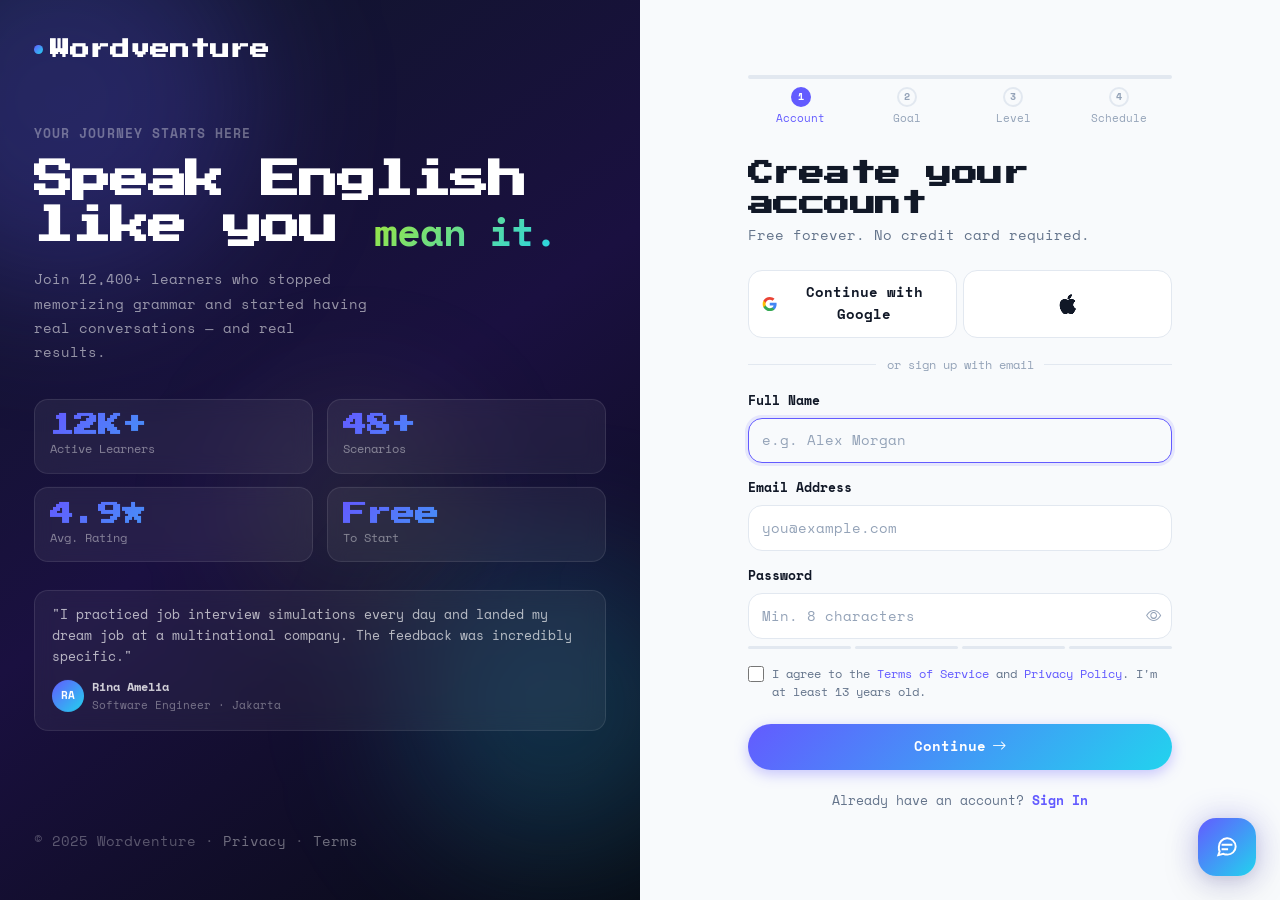
<file: signup.html>
<!DOCTYPE html>
<html lang="en" data-theme="light">
<head>
  <meta charset="UTF-8" />
  <meta name="viewport" content="width=device-width, initial-scale=1.0" />
  <meta name="description" content="Create your Wordventure account and start learning English through real conversation simulations." />
  <title>Sign Up — Wordventure</title>

  <!-- Google Fonts -->
  <link rel="preconnect" href="https://fonts.googleapis.com" />
  <link rel="preconnect" href="https://fonts.gstatic.com" crossorigin />
  <link href="https://fonts.googleapis.com/css2?family=Press+Start+2P&family=Space+Mono:ital,wght@0,400;0,700;1,400;1,700&display=swap" rel="stylesheet" />

  <!-- Bootstrap 5 -->
  <link href="https://cdn.jsdelivr.net/npm/bootstrap@5.3.3/dist/css/bootstrap.min.css" rel="stylesheet" />
  <!-- Bootstrap Icons -->
  <link href="https://cdn.jsdelivr.net/npm/bootstrap-icons@1.11.3/font/bootstrap-icons.css" rel="stylesheet" />

  <!-- Wordventure Styles -->
  <link rel="stylesheet" href="css/global.css" />
  <link rel="stylesheet" href="css/auth.css" />
<!-- Wordventure typography consistency -->
    <style id="Wordventure-typography-consistency">
      body, body * { font-family: var(--font-body); }
      h1, h2, h3, h4, h5, h6, .navbar-brand, .brand, .logo, .display-font { font-family: var(--font-heading); }
    </style>
<link rel="stylesheet" href="css/chatbot.css">
</head>
<body>

<!-- ═══════════════════════════════════════════
     AUTH LAYOUT — SPLIT SCREEN
═══════════════════════════════════════════ -->
<div class="auth-page">

  <!-- ─── LEFT PANEL: Branding + Preview ─── -->
  <aside class="auth-panel-left">

    <!-- Decorative orbs -->
    <div class="auth-orb auth-orb-1"></div>
    <div class="auth-orb auth-orb-2"></div>
    <div class="auth-orb auth-orb-3"></div>

    <!-- Top: Logo -->
    <div style="position:relative;z-index:2;">
      <a href="index.html" class="brand-link">
        <span class="brand-dot"></span>
        Wordventure
      </a>
    </div>

    <!-- Middle: Dynamic Preview -->
    <div class="auth-left-content auth-preview">

      <!-- Preview Step 1: Default intro -->
      <div class="preview-step" data-for-step="1" style="opacity:1;transform:translateY(0);">
        <p style="font-size:0.975rem;letter-spacing:0.08em;text-transform:uppercase;color:rgba(255,255,255,0.35);margin-bottom:1rem;font-weight:600;">
          Your journey starts here
        </p>
        <h2 class="auth-left-tagline">
          Speak English<br>like you <span style="background:var(--grad-accent);-webkit-background-clip:text;-webkit-text-fill-color:transparent;background-clip:text;">mean it.</span>
        </h2>
        <p class="auth-left-sub">
          Join 12,400+ learners who stopped memorizing grammar and started having real conversations — and real results.
        </p>

        <div class="auth-stats-grid">
          <div class="auth-stat-card">
            <div class="num">12K+</div>
            <div class="lbl">Active Learners</div>
          </div>
          <div class="auth-stat-card">
            <div class="num">48+</div>
            <div class="lbl">Scenarios</div>
          </div>
          <div class="auth-stat-card">
            <div class="num">4.9★</div>
            <div class="lbl">Avg. Rating</div>
          </div>
          <div class="auth-stat-card">
            <div class="num">Free</div>
            <div class="lbl">To Start</div>
          </div>
        </div>

        <div class="auth-testi">
          <p class="auth-testi-text">
            "I practiced job interview simulations every day and landed my dream job at a multinational company. The feedback was incredibly specific."
          </p>
          <div class="auth-testi-author">
            <div class="auth-testi-avatar">RA</div>
            <div>
              <div class="auth-testi-name">Rina Amelia</div>
              <div class="auth-testi-role">Software Engineer · Jakarta</div>
            </div>
          </div>
        </div>
      </div>

      <!-- Preview Step 2: Goal selected -->
      <div class="preview-step" data-for-step="2" style="opacity:0;transform:translateY(10px);">
        <p style="font-size:0.975rem;letter-spacing:0.08em;text-transform:uppercase;color:rgba(255,255,255,0.35);margin-bottom:1rem;font-weight:600;">
          What we'll focus on
        </p>
        <h2 class="auth-left-tagline">
          Your goal shapes<br>your <span style="background:var(--grad-primary);-webkit-background-clip:text;-webkit-text-fill-color:transparent;background-clip:text;">learning path.</span>
        </h2>
        <p class="auth-left-sub" style="margin-bottom:1.5rem;">
          We'll tailor your scenarios, vocabulary, and feedback based on what you actually need.
        </p>

        <!-- Live goal preview card -->
        <div class="auth-stat-card" style="padding:1.25rem;">
          <div style="font-size:0.975rem;color:rgba(255,255,255,0.4);margin-bottom:0.5rem;font-weight:500;">Selected Goal</div>
          <div data-preview-goal style="font-family:var(--font-heading);font-size:1.43rem;font-weight:700;color:#fff;">
            — Select a goal →
          </div>
        </div>

        <div style="margin-top:1.5rem;">
          <div style="font-size:1.014rem;color:rgba(255,255,255,0.4);margin-bottom:0.75rem;font-weight:500;">All scenarios included:</div>
          <div style="display:flex;flex-wrap:wrap;gap:0.5rem;">
            <span style="font-size:1.014rem;padding:0.25rem 0.7rem;border-radius:999px;background:rgba(255,255,255,0.08);color:rgba(255,255,255,0.6);border:1px solid rgba(255,255,255,0.1);">💼 Job Interview</span>
            <span style="font-size:1.014rem;padding:0.25rem 0.7rem;border-radius:999px;background:rgba(255,255,255,0.08);color:rgba(255,255,255,0.6);border:1px solid rgba(255,255,255,0.1);">✈️ Travel</span>
            <span style="font-size:1.014rem;padding:0.25rem 0.7rem;border-radius:999px;background:rgba(255,255,255,0.08);color:rgba(255,255,255,0.6);border:1px solid rgba(255,255,255,0.1);">📊 Presentation</span>
            <span style="font-size:1.014rem;padding:0.25rem 0.7rem;border-radius:999px;background:rgba(255,255,255,0.08);color:rgba(255,255,255,0.6);border:1px solid rgba(255,255,255,0.1);">☕ Daily</span>
            <span style="font-size:1.014rem;padding:0.25rem 0.7rem;border-radius:999px;background:rgba(255,255,255,0.08);color:rgba(255,255,255,0.6);border:1px solid rgba(255,255,255,0.1);">🏢 Professional</span>
          </div>
        </div>
      </div>

      <!-- Preview Step 3: Level -->
      <div class="preview-step" data-for-step="3" style="opacity:0;transform:translateY(10px);">
        <p style="font-size:0.975rem;letter-spacing:0.08em;text-transform:uppercase;color:rgba(255,255,255,0.35);margin-bottom:1rem;font-weight:600;">
          Your level now
        </p>
        <h2 class="auth-left-tagline">
          Everyone starts<br><span style="background:var(--grad-accent);-webkit-background-clip:text;-webkit-text-fill-color:transparent;background-clip:text;">somewhere great.</span>
        </h2>
        <p class="auth-left-sub" style="margin-bottom:1.5rem;">
          We'll calibrate your first scenarios to be challenging but never overwhelming.
        </p>

        <!-- Level display -->
        <div class="auth-stat-card" style="padding:1.25rem;margin-bottom:1rem;">
          <div style="font-size:0.975rem;color:rgba(255,255,255,0.4);margin-bottom:0.5rem;font-weight:500;">Your current level</div>
          <div data-preview-level style="font-family:var(--font-heading);font-size:1.43rem;font-weight:700;color:#fff;">
            — Select your level →
          </div>
        </div>

        <!-- Level progression chart (visual) -->
        <div style="background:rgba(255,255,255,0.05);border-radius:var(--radius-md);padding:1rem;border:1px solid rgba(255,255,255,0.08);">
          <div style="font-size:0.975rem;color:rgba(255,255,255,0.4);margin-bottom:0.75rem;font-weight:500;">Your path to fluency</div>
          <div style="display:flex;flex-direction:column;gap:0.5rem;">
            <div style="display:flex;align-items:center;gap:0.5rem;font-size:1.014rem;">
              <span style="width:20px;height:20px;border-radius:50%;background:rgba(163,230,53,0.2);border:1px solid rgba(163,230,53,0.4);display:flex;align-items:center;justify-content:center;font-size:0.78rem;color:#A3E635;">01</span>
              <span style="color:rgba(255,255,255,0.6);">Explorer</span>
            </div>
            <div style="display:flex;align-items:center;gap:0.5rem;font-size:1.014rem;">
              <span style="width:20px;height:20px;border-radius:50%;background:rgba(34,211,238,0.2);border:1px solid rgba(34,211,238,0.4);display:flex;align-items:center;justify-content:center;font-size:0.78rem;color:#22D3EE;">02</span>
              <span style="color:rgba(255,255,255,0.6);">Traveler</span>
            </div>
            <div style="display:flex;align-items:center;gap:0.5rem;font-size:1.014rem;">
              <span style="width:20px;height:20px;border-radius:50%;background:rgba(99,91,255,0.3);border:1px solid rgba(99,91,255,0.5);display:flex;align-items:center;justify-content:center;font-size:0.78rem;color:#8B85FF;">03</span>
              <span style="color:rgba(255,255,255,0.6);">Speaker</span>
            </div>
            <div style="display:flex;align-items:center;gap:0.5rem;font-size:1.014rem;">
              <span style="width:20px;height:20px;border-radius:50%;background:rgba(168,85,247,0.2);border:1px solid rgba(168,85,247,0.4);display:flex;align-items:center;justify-content:center;font-size:0.78rem;color:#A855F7;">04</span>
              <span style="color:rgba(255,255,255,0.6);">Communicator</span>
            </div>
            <div style="display:flex;align-items:center;gap:0.5rem;font-size:1.014rem;">
              <span style="width:20px;height:20px;border-radius:50%;background:rgba(245,158,11,0.2);border:1px solid rgba(245,158,11,0.4);display:flex;align-items:center;justify-content:center;font-size:0.78rem;color:#F59E0B;">05</span>
              <span style="color:rgba(255,255,255,0.6);">Fluent ✨</span>
            </div>
          </div>
        </div>
      </div>

      <!-- Preview Step 4: Schedule -->
      <div class="preview-step" data-for-step="4" style="opacity:0;transform:translateY(10px);">
        <p style="font-size:0.975rem;letter-spacing:0.08em;text-transform:uppercase;color:rgba(255,255,255,0.35);margin-bottom:1rem;font-weight:600;">
          Consistency wins
        </p>
        <h2 class="auth-left-tagline">
          Even 5 minutes<br>a day <span style="background:var(--grad-primary);-webkit-background-clip:text;-webkit-text-fill-color:transparent;background-clip:text;">transforms you.</span>
        </h2>
        <p class="auth-left-sub" style="margin-bottom:1.5rem;">
          Research shows that daily practice — even short sessions — produces dramatically better results than weekly cramming.
        </p>

        <!-- Weekly streak preview -->
        <div style="background:rgba(255,255,255,0.05);border-radius:var(--radius-md);padding:1.1rem;border:1px solid rgba(255,255,255,0.08);margin-bottom:1rem;">
          <div style="font-size:0.975rem;color:rgba(255,255,255,0.4);margin-bottom:0.75rem;font-weight:500;">What your week could look like</div>
          <div style="display:flex;gap:0.4rem;align-items:flex-end;">
            <div style="flex:1;display:flex;flex-direction:column;align-items:center;gap:0.3rem;">
              <div style="width:100%;height:40px;background:rgba(99,91,255,0.4);border-radius:4px;"></div>
              <span style="font-size:0.845rem;color:rgba(255,255,255,0.35);">Mon</span>
            </div>
            <div style="flex:1;display:flex;flex-direction:column;align-items:center;gap:0.3rem;">
              <div style="width:100%;height:55px;background:rgba(99,91,255,0.6);border-radius:4px;"></div>
              <span style="font-size:0.845rem;color:rgba(255,255,255,0.35);">Tue</span>
            </div>
            <div style="flex:1;display:flex;flex-direction:column;align-items:center;gap:0.3rem;">
              <div style="width:100%;height:35px;background:rgba(99,91,255,0.4);border-radius:4px;"></div>
              <span style="font-size:0.845rem;color:rgba(255,255,255,0.35);">Wed</span>
            </div>
            <div style="flex:1;display:flex;flex-direction:column;align-items:center;gap:0.3rem;">
              <div style="width:100%;height:65px;background:rgba(99,91,255,0.8);border-radius:4px;"></div>
              <span style="font-size:0.845rem;color:rgba(255,255,255,0.35);">Thu</span>
            </div>
            <div style="flex:1;display:flex;flex-direction:column;align-items:center;gap:0.3rem;">
              <div style="width:100%;height:50px;background:rgba(99,91,255,0.6);border-radius:4px;"></div>
              <span style="font-size:0.845rem;color:rgba(255,255,255,0.35);">Fri</span>
            </div>
            <div style="flex:1;display:flex;flex-direction:column;align-items:center;gap:0.3rem;">
              <div style="width:100%;height:75px;background:var(--grad-primary);border-radius:4px;"></div>
              <span style="font-size:0.845rem;color:rgba(255,255,255,0.35);">Sat</span>
            </div>
            <div style="flex:1;display:flex;flex-direction:column;align-items:center;gap:0.3rem;">
              <div style="width:100%;height:45px;background:rgba(99,91,255,0.5);border-radius:4px;"></div>
              <span style="font-size:0.845rem;color:rgba(255,255,255,0.35);">Sun</span>
            </div>
          </div>
        </div>

        <div class="auth-testi">
          <p class="auth-testi-text">
            "Just 15 minutes every morning before work. Within a month my confidence in meetings completely changed."
          </p>
          <div class="auth-testi-author">
            <div class="auth-testi-avatar" style="background:linear-gradient(135deg,#22D3EE,#0EA5E9);">SD</div>
            <div>
              <div class="auth-testi-name">Siti Dewi</div>
              <div class="auth-testi-role">Marketing Manager · Surabaya</div>
            </div>
          </div>
        </div>
      </div>

    </div>

    <!-- Bottom: Footer -->
    <div style="position:relative;z-index:2;">
      <p style="font-size:1.014rem;color:rgba(255,255,255,0.3);">
        © 2025 Wordventure · <a href="#" style="color:rgba(255,255,255,0.4);">Privacy</a> · <a href="#" style="color:rgba(255,255,255,0.4);">Terms</a>
      </p>
    </div>

  </aside>


  <!-- ─── RIGHT PANEL: Form ─── -->
  <main class="auth-panel-right">

    <!-- Mobile: top nav -->
    <div class="auth-mobile-brand">
      <a href="index.html" class="auth-mobile-logo">
        <span class="brand-dot"></span>
        Wordventure
      </a>
      <div class="d-flex align-items-center gap-2">
        <button class="btn-theme" data-theme-toggle data-theme-icon aria-label="Toggle theme">
          <i class="bi bi-moon-fill"></i>
        </button>
        <a href="signin.html" style="font-size:1.105rem;font-weight:600;color:var(--primary);">Sign In</a>
      </div>
    </div>

    <div class="auth-form-container signup-wizard">

      <!-- ── Step Progress Bar ── -->
      <div class="step-progress-wrap">
        <div class="step-progress-bar-outer">
          <div class="step-progress-bar-inner" style="width:0%"></div>
        </div>
        <div class="step-progress-labels">
          <!-- Injected by JS -->
        </div>
      </div>

      <!-- ══════════════════════════════════
           STEP 1 — Account Info
      ══════════════════════════════════ -->
      <div class="step-panel" data-step="1">

        <div class="step-heading">
          <h2>Create your account</h2>
          <p>Free forever. No credit card required.</p>
        </div>

        <!-- Social auth (demo) -->
        <div class="d-flex gap-2 mb-1">
          <button class="btn-social" onclick="window.LS?.Toast.show({title:'Coming Soon',message:'Social login will be available soon.',type:'info'})">
            <svg width="18" height="18" viewBox="0 0 24 24" xmlns="http://www.w3.org/2000/svg">
              <path d="M22.56 12.25c0-.78-.07-1.53-.2-2.25H12v4.26h5.92c-.26 1.37-1.04 2.53-2.21 3.31v2.77h3.57c2.08-1.92 3.28-4.74 3.28-8.09z" fill="#4285F4"/>
              <path d="M12 23c2.97 0 5.46-.98 7.28-2.66l-3.57-2.77c-.98.66-2.23 1.06-3.71 1.06-2.86 0-5.29-1.93-6.16-4.53H2.18v2.84C3.99 20.53 7.7 23 12 23z" fill="#34A853"/>
              <path d="M5.84 14.09c-.22-.66-.35-1.36-.35-2.09s.13-1.43.35-2.09V7.07H2.18C1.43 8.55 1 10.22 1 12s.43 3.45 1.18 4.93l2.85-2.22.81-.62z" fill="#FBBC05"/>
              <path d="M12 5.38c1.62 0 3.06.56 4.21 1.64l3.15-3.15C17.45 2.09 14.97 1 12 1 7.7 1 3.99 3.47 2.18 7.07l3.66 2.84c.87-2.6 3.3-4.53 6.16-4.53z" fill="#EA4335"/>
            </svg>
            Continue with Google
          </button>
          <button class="btn-social" onclick="window.LS?.Toast.show({title:'Coming Soon',message:'Apple login will be available soon.',type:'info'})">
            <i class="bi bi-apple" style="font-size:1.43rem;"></i>
          </button>
        </div>

        <div class="auth-divider">or sign up with email</div>

        <!-- Name -->
        <div class="ls-form-group">
          <label class="ls-label" for="su-name">Full Name</label>
          <input type="text" id="su-name" class="ls-input" placeholder="e.g. Alex Morgan" autocomplete="name" />
          <div class="form-error" id="su-name-error"></div>
        </div>

        <!-- Email -->
        <div class="ls-form-group">
          <label class="ls-label" for="su-email">Email Address</label>
          <input type="email" id="su-email" class="ls-input" placeholder="you@example.com" autocomplete="email" />
          <div class="form-error" id="su-email-error"></div>
        </div>

        <!-- Password -->
        <div class="ls-form-group">
          <label class="ls-label" for="su-password">Password</label>
          <div class="input-pw-wrap">
            <input type="password" id="su-password" class="ls-input" placeholder="Min. 8 characters" autocomplete="new-password" />
            <button class="btn-pw-toggle" type="button" aria-label="Toggle password visibility">
              <i class="bi bi-eye"></i>
            </button>
          </div>
          <div class="pw-strength-wrap">
            <div class="pw-strength-bar">
              <div class="pw-strength-seg"></div>
              <div class="pw-strength-seg"></div>
              <div class="pw-strength-seg"></div>
              <div class="pw-strength-seg"></div>
            </div>
            <span class="pw-strength-label"></span>
          </div>
          <div class="form-error" id="su-password-error"></div>
        </div>

        <!-- Terms -->
        <div class="ls-form-group">
          <div class="terms-row">
            <input type="checkbox" id="su-terms" />
            <label for="su-terms">
              I agree to the <a href="#">Terms of Service</a> and <a href="#">Privacy Policy</a>. I'm at least 13 years old.
            </label>
          </div>
          <div class="form-error" id="su-terms-error"></div>
        </div>

        <!-- Nav -->
        <div class="step-nav">
          <button class="btn-step-next w-100" data-su-next>
            Continue
            <i class="bi bi-arrow-right"></i>
          </button>
        </div>

        <p class="auth-footer-note">
          Already have an account? <a href="signin.html">Sign In</a>
        </p>

      </div>


      <!-- ══════════════════════════════════
           STEP 2 — Learning Goal
      ══════════════════════════════════ -->
      <div class="step-panel" data-step="2">

        <div class="step-heading">
          <h2>What's your main goal?</h2>
          <p>We'll prioritize scenarios that match your real needs.</p>
        </div>

        <div class="select-grid select-grid-2">

          <div class="select-card" data-goal="job_interview">
            <div class="check-mark"><i class="bi bi-check"></i></div>
            <span class="card-emoji">💼</span>
            <span class="card-label">Job Interview</span>
            <span class="card-desc">Ace HR rounds and technical interviews</span>
          </div>

          <div class="select-card" data-goal="travel">
            <div class="check-mark"><i class="bi bi-check"></i></div>
            <span class="card-emoji">✈️</span>
            <span class="card-label">Travel</span>
            <span class="card-desc">Navigate airports, hotels & restaurants</span>
          </div>

          <div class="select-card" data-goal="presentation">
            <div class="check-mark"><i class="bi bi-check"></i></div>
            <span class="card-emoji">📊</span>
            <span class="card-label">Presentations</span>
            <span class="card-desc">Deliver pitches and handle Q&A</span>
          </div>

          <div class="select-card" data-goal="daily">
            <div class="check-mark"><i class="bi bi-check"></i></div>
            <span class="card-emoji">☕</span>
            <span class="card-label">Daily Life</span>
            <span class="card-desc">Small talk & social conversations</span>
          </div>

          <div class="select-card" data-goal="professional">
            <div class="check-mark"><i class="bi bi-check"></i></div>
            <span class="card-emoji">🏢</span>
            <span class="card-label">Professional</span>
            <span class="card-desc">Emails, meetings & workplace English</span>
          </div>

          <div class="select-card" data-goal="general">
            <div class="check-mark"><i class="bi bi-check"></i></div>
            <span class="card-emoji">🌍</span>
            <span class="card-label">All-Around</span>
            <span class="card-desc">Balanced mix of everything</span>
          </div>

        </div>

        <div class="step-nav">
          <button class="btn-step-back" data-su-back>
            <i class="bi bi-arrow-left"></i>
            Back
          </button>
          <button class="btn-step-next" data-su-next>
            Next
            <i class="bi bi-arrow-right"></i>
          </button>
        </div>

      </div>


      <!-- ══════════════════════════════════
           STEP 3 — Current Level
      ══════════════════════════════════ -->
      <div class="step-panel" data-step="3">

        <div class="step-heading">
          <h2>What's your English level?</h2>
          <p>Be honest — we'll adjust the difficulty to match you.</p>
        </div>

        <div class="select-grid" style="grid-template-columns:1fr;">

          <div class="select-card" data-level="beginner">
            <div class="check-mark"><i class="bi bi-check"></i></div>
            <div class="level-card">
              <div class="level-num">A1</div>
              <div class="card-text">
                <span class="card-label">Beginner</span>
                <span class="card-desc">I know basic greetings and very simple phrases</span>
              </div>
            </div>
          </div>

          <div class="select-card" data-level="elementary">
            <div class="check-mark"><i class="bi bi-check"></i></div>
            <div class="level-card">
              <div class="level-num">A2</div>
              <div class="card-text">
                <span class="card-label">Elementary</span>
                <span class="card-desc">I can handle simple, predictable conversations</span>
              </div>
            </div>
          </div>

          <div class="select-card" data-level="intermediate">
            <div class="check-mark"><i class="bi bi-check"></i></div>
            <div class="level-card">
              <div class="level-num">B1</div>
              <div class="card-text">
                <span class="card-label">Intermediate</span>
                <span class="card-desc">I can discuss familiar topics but make some errors</span>
              </div>
            </div>
          </div>

          <div class="select-card" data-level="upper">
            <div class="check-mark"><i class="bi bi-check"></i></div>
            <div class="level-card">
              <div class="level-num">B2</div>
              <div class="card-text">
                <span class="card-label">Upper-Intermediate</span>
                <span class="card-desc">I communicate well but want to sound more natural</span>
              </div>
            </div>
          </div>

          <div class="select-card" data-level="advanced">
            <div class="check-mark"><i class="bi bi-check"></i></div>
            <div class="level-card">
              <div class="level-num">C1</div>
              <div class="card-text">
                <span class="card-label">Advanced</span>
                <span class="card-desc">I'm fluent but want to polish to near-native level</span>
              </div>
            </div>
          </div>

        </div>

        <div class="step-nav">
          <button class="btn-step-back" data-su-back>
            <i class="bi bi-arrow-left"></i>
            Back
          </button>
          <button class="btn-step-next" data-su-next>
            Next
            <i class="bi bi-arrow-right"></i>
          </button>
        </div>

      </div>


      <!-- ══════════════════════════════════
           STEP 4 — Daily Time
      ══════════════════════════════════ -->
      <div class="step-panel" data-step="4">

        <div class="step-heading">
          <h2>How much time daily?</h2>
          <p>Pick what's realistic — consistency beats intensity.</p>
        </div>

        <div class="select-grid" style="grid-template-columns:1fr;">

          <div class="select-card time-card" data-time="5">
            <div class="check-mark"><i class="bi bi-check"></i></div>
            <span class="card-emoji">⚡</span>
            <div class="card-text">
              <span class="card-label">5 minutes</span>
              <span class="card-desc">Quick daily habit — perfect for very busy schedules</span>
            </div>
            <span class="xp-hint">~50 XP/day</span>
          </div>

          <div class="select-card time-card" data-time="15">
            <div class="check-mark"><i class="bi bi-check"></i></div>
            <span class="card-emoji">🎯</span>
            <div class="card-text">
              <span class="card-label">15 minutes</span>
              <span class="card-desc">Most popular — see real progress within weeks</span>
            </div>
            <div style="display:flex;flex-direction:column;align-items:flex-end;gap:0.2rem;flex-shrink:0;">
              <span class="xp-hint">~100 XP/day</span>
              <span style="font-size:0.884rem;color:var(--accent);font-weight:600;">⭐ Recommended</span>
            </div>
          </div>

          <div class="select-card time-card" data-time="30">
            <div class="check-mark"><i class="bi bi-check"></i></div>
            <span class="card-emoji">🚀</span>
            <div class="card-text">
              <span class="card-label">30 minutes</span>
              <span class="card-desc">Serious learner — accelerated improvement</span>
            </div>
            <span class="xp-hint">~200 XP/day</span>
          </div>

          <div class="select-card time-card" data-time="60">
            <div class="check-mark"><i class="bi bi-check"></i></div>
            <span class="card-emoji">🏆</span>
            <div class="card-text">
              <span class="card-label">60+ minutes</span>
              <span class="card-desc">Intensive mode — fastest path to fluency</span>
            </div>
            <span class="xp-hint">~400 XP/day</span>
          </div>

        </div>

        <div class="step-nav">
          <button class="btn-step-back" data-su-back>
            <i class="bi bi-arrow-left"></i>
            Back
          </button>
          <button class="btn-step-next" data-su-next>
            <i class="bi bi-rocket-takeoff-fill me-1"></i>
            Build My Path
          </button>
        </div>

      </div>

    </div><!-- /.auth-form-container -->
  </main>

</div><!-- /.auth-page -->


<!-- ═══════════════════════════════════════════
     GENERATING OVERLAY
═══════════════════════════════════════════ -->
<div class="generating-overlay" role="status" aria-live="polite">
  <div class="generating-icon">🧠</div>
  <h2 class="generating-title">Building your learning path…</h2>
  <p class="generating-subtitle">This only takes a moment</p>

  <ul class="generating-steps">
    <li class="gen-step" data-gen-step="1">
      <div class="gen-step-icon"><i class="bi bi-person-check"></i></div>
      Analyzing your profile
    </li>
    <li class="gen-step" data-gen-step="2">
      <div class="gen-step-icon"><i class="bi bi-diagram-3"></i></div>
      Mapping your learning path
    </li>
    <li class="gen-step" data-gen-step="3">
      <div class="gen-step-icon"><i class="bi bi-chat-square-dots"></i></div>
      Selecting your first scenarios
    </li>
    <li class="gen-step" data-gen-step="4">
      <div class="gen-step-icon"><i class="bi bi-stars"></i></div>
      Personalizing difficulty levels
    </li>
  </ul>

  <div class="generating-progress">
    <div class="progress" style="height:6px;">
      <div class="progress-bar" id="genProgressBar" style="width:0%;transition:width 3.5s linear;"></div>
    </div>
  </div>
</div>


<!-- Toast Container -->
<div class="ls-toast-container"></div>

<!-- Bootstrap JS -->
<script src="https://cdn.jsdelivr.net/npm/bootstrap@5.3.3/dist/js/bootstrap.bundle.min.js"></script>
<!-- Wordventure JS -->
<script src="js/main.js"></script>
<script src="js/auth.js"></script>

<script>
  // Trigger progress bar animation when overlay shows
  const observer = new MutationObserver(() => {
    const overlay = document.querySelector('.generating-overlay');
    if (overlay?.classList.contains('show')) {
      setTimeout(() => {
        document.getElementById('genProgressBar').style.width = '100%';
      }, 50);
    }
  });
  const overlay = document.querySelector('.generating-overlay');
  if (overlay) observer.observe(overlay, { attributes: true, attributeFilter: ['class'] });
</script>

<script src="js/chatbot.js"></script>
</body>
</html>
</file>
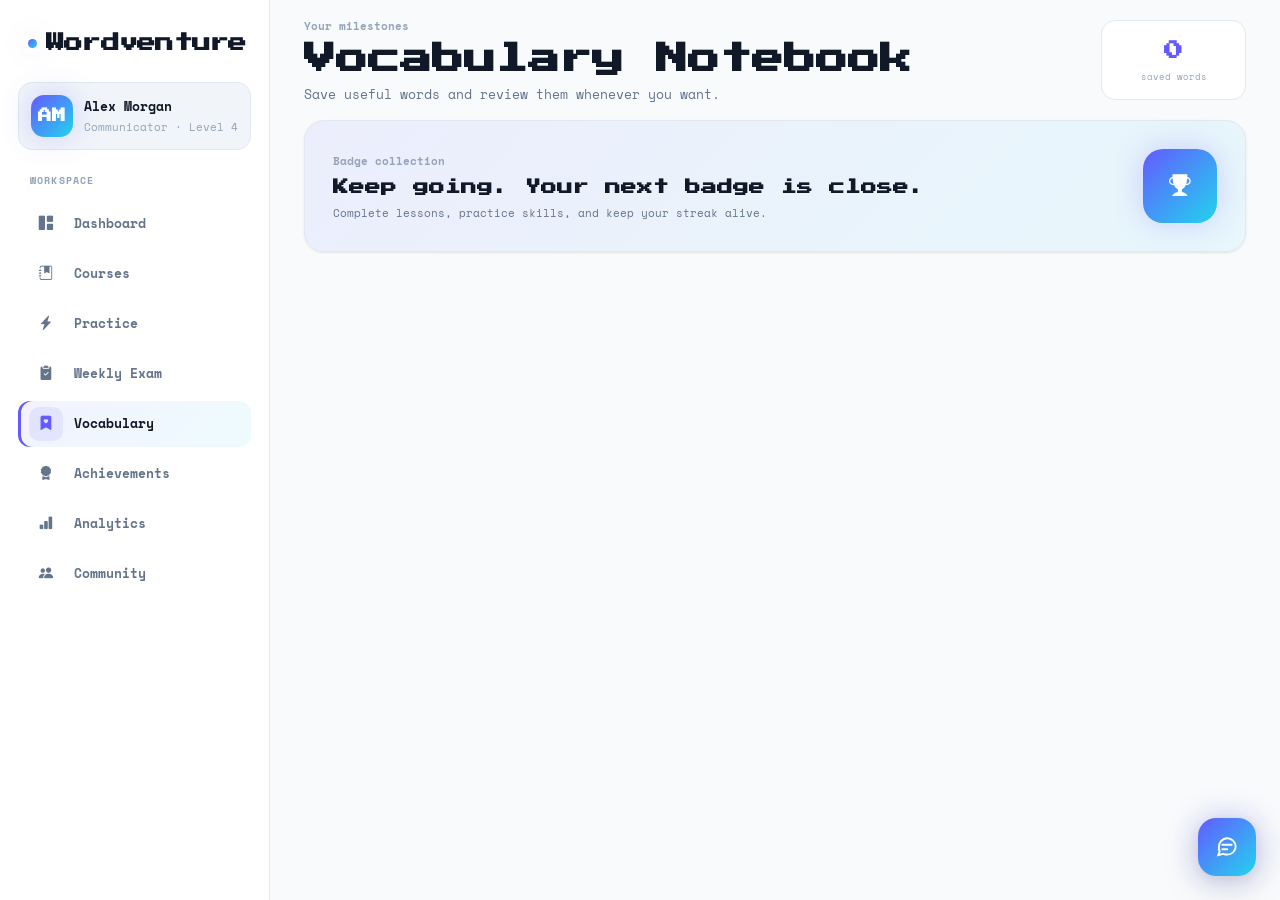
<file: vocabulary.html>
<!DOCTYPE html>
<html lang="en">
<head>
<meta charset="UTF-8"><meta name="viewport" content="width=device-width, initial-scale=1.0">
<title>Vocabulary Notebook | Wordventure</title>
<link rel="preconnect" href="https://fonts.googleapis.com"><link rel="preconnect" href="https://fonts.gstatic.com" crossorigin>
<link href="https://fonts.googleapis.com/css2?family=Press+Start+2P&family=Space+Mono:ital,wght@0,400;0,700;1,400&display=swap" rel="stylesheet">
<link href="https://cdn.jsdelivr.net/npm/bootstrap@5.3.3/dist/css/bootstrap.min.css" rel="stylesheet"><link href="https://cdn.jsdelivr.net/npm/bootstrap-icons@1.11.3/font/bootstrap-icons.css" rel="stylesheet">
<link rel="stylesheet" href="css/global.css">
    <link rel="stylesheet" href="css/icons.css">
<link rel="stylesheet" href="css/learning.css"><link rel="stylesheet" href="css/vocabulary.css">
<link rel="stylesheet" href="css/feature-pages.css"><link rel="stylesheet" href="css/chatbot.css">
</head>
<body class="learning-page page-transition">
<div class="learning-shell">
<aside class="learning-sidebar">
<div class="sidebar-top"><a class="navbar-brand learning-brand" href="index.html"><span class="brand-dot"></span><span>Wordventure</span></a></div>
<div class="sidebar-user"><div class="avatar avatar-gradient">AM</div><div class="sidebar-user-copy"><strong>Alex Morgan</strong><span>Communicator · Level 4</span></div></div>
<nav class="learning-nav">
<div class="nav-label">Workspace</div>
<a href="learning.html" class="learning-nav-link"><span class="nav-icon"><i class="bi bi-grid-1x2-fill"></i></span><span>Dashboard</span></a>
<a href="courses.html" class="learning-nav-link"><span class="nav-icon"><i class="bi bi-journal-bookmark-fill"></i></span><span>Courses</span></a>
<a href="practice.html" class="learning-nav-link"><span class="nav-icon"><i class="bi bi-lightning-charge-fill"></i></span><span>Practice</span></a>
<a href="weekly-exam.html" class="learning-nav-link"><span class="nav-icon"><i class="bi bi-clipboard2-check-fill"></i></span><span>Weekly Exam</span></a>
<a href="vocabulary.html" class="learning-nav-link active"><span class="nav-icon"><i class="bi bi-bookmark-heart-fill"></i></span><span>Vocabulary</span></a>
<a href="achievements.html" class="learning-nav-link"><span class="nav-icon"><i class="bi bi-award-fill"></i></span><span>Achievements</span></a>
<a href="analytics.html" class="learning-nav-link"><span class="nav-icon"><i class="bi bi-bar-chart-fill"></i></span><span>Analytics</span></a>
<a href="community.html" class="learning-nav-link"><span class="nav-icon"><i class="bi bi-people-fill"></i></span><span>Community</span></a>
</nav>
</aside>
<main class="feature-main">
<header class="feature-topbar"><div><span class="eyebrow">Your milestones</span><h1>Vocabulary Notebook</h1><p>Save useful words and review them whenever you want.</p></div><div class="feature-stat"><strong id="vocabCount">0</strong><span>saved words</span></div></header>
<section class="achievement-hero"><div><span class="eyebrow">Badge collection</span><h2>Keep going. Your next badge is close.</h2><p id="achievementSummary">Complete lessons, practice skills, and keep your streak alive.</p></div><div class="hero-trophy"><i class="bi bi-trophy-fill"></i></div></section>
<section class="badge-grid" id="badgeGrid"></section>
</main></div>
<script src="js/main.js"></script><script src="js/vocabulary.js"></script><script src="js/chatbot.js"></script>
</body></html>
</file>
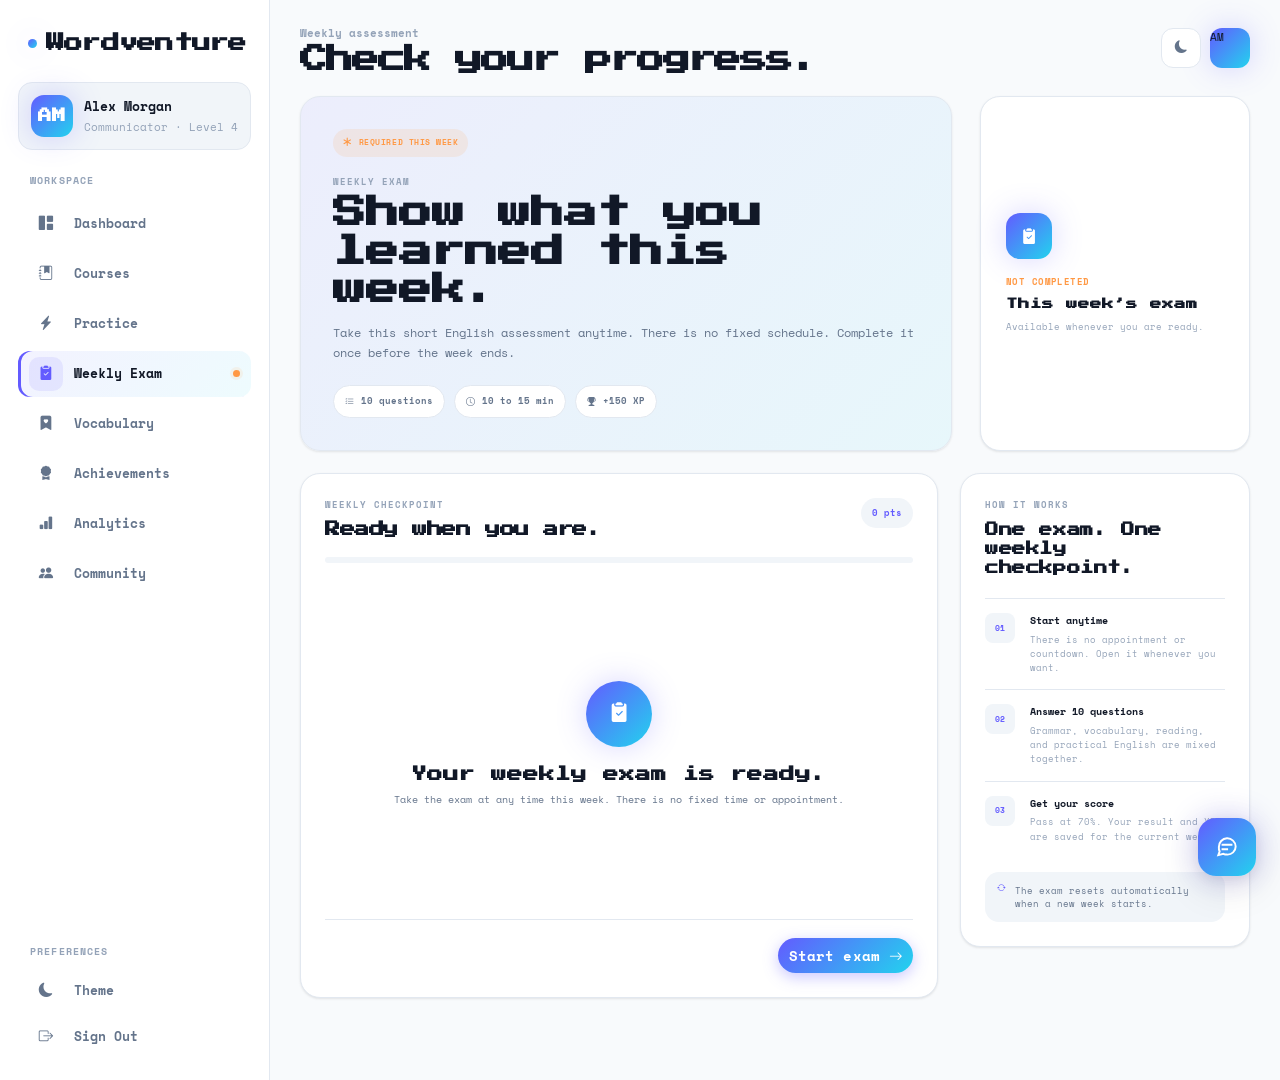
<file: weekly-exam.html>
<!DOCTYPE html>
<html lang="en">
<head>
  <meta charset="UTF-8">
  <meta name="viewport" content="width=device-width, initial-scale=1.0">
  <meta name="theme-color" content="#635BFF">
  <title>Weekly Exam | Wordventure</title>
  <link rel="preconnect" href="https://fonts.googleapis.com">
  <link rel="preconnect" href="https://fonts.gstatic.com" crossorigin>
  <link href="https://fonts.googleapis.com/css2?family=Press+Start+2P&family=Space+Mono:ital,wght@0,400;0,700;1,400;1,700&display=swap" rel="stylesheet">
  <link href="https://cdn.jsdelivr.net/npm/bootstrap@5.3.3/dist/css/bootstrap.min.css" rel="stylesheet">
  <link href="https://cdn.jsdelivr.net/npm/bootstrap-icons@1.11.3/font/bootstrap-icons.css" rel="stylesheet">
  <link rel="stylesheet" href="css/global.css">
    <link rel="stylesheet" href="css/icons.css">
  <link rel="stylesheet" href="css/learning.css">
  <link rel="stylesheet" href="css/weekly-exam.css">
  <link rel="stylesheet" href="css/chatbot.css">
</head>
<body class="learning-page weekly-exam-page page-transition">
  <div class="learning-shell">
    <aside class="learning-sidebar" id="learningSidebar">
      <div class="sidebar-top">
        <a class="navbar-brand learning-brand" href="index.html" aria-label="Wordventure home">
          <span class="brand-dot"></span><span>Wordventure</span>
        </a>
        <button class="sidebar-close d-lg-none" id="sidebarClose" type="button" aria-label="Close menu"><i class="bi bi-x-lg"></i></button>
      </div>
      <div class="sidebar-user">
        <div class="avatar avatar-gradient" id="sidebarAvatar">AM</div>
        <div class="sidebar-user-copy"><strong id="sidebarUserName">Alex Morgan</strong><span id="sidebarUserLevel">Communicator · Level 4</span></div>
      </div>
      <nav class="learning-nav" aria-label="Learning navigation">
        <div class="nav-label">Workspace</div>
        <a href="learning.html" class="learning-nav-link" data-page="learning"><span class="nav-icon"><i class="bi bi-grid-1x2-fill"></i></span><span>Dashboard</span></a>
        <a href="courses.html" class="learning-nav-link" data-page="courses"><span class="nav-icon"><i class="bi bi-journal-bookmark-fill"></i></span><span>Courses</span></a>
        <a href="practice.html" class="learning-nav-link" data-page="practice"><span class="nav-icon"><i class="bi bi-lightning-charge-fill"></i></span><span>Practice</span></a>
        <a href="weekly-exam.html" class="learning-nav-link active" data-page="weekly-exam"><span class="nav-icon"><i class="bi bi-clipboard2-check-fill"></i></span><span>Weekly Exam</span><span class="nav-required-dot" id="navExamDot"></span></a>

        <a href="vocabulary.html" class="learning-nav-link" data-page="vocabulary">
            <span class="nav-icon"><i class="bi bi-bookmark-heart-fill"></i></span>
            <span>Vocabulary</span>
        </a>

        <a href="achievements.html" class="learning-nav-link" data-page="achievements">
            <span class="nav-icon"><i class="bi bi-award-fill"></i></span>
            <span>Achievements</span>
        </a>

        <a href="analytics.html" class="learning-nav-link" data-page="analytics">
            <span class="nav-icon"><i class="bi bi-bar-chart-fill"></i></span>
            <span>Analytics</span>
        </a>

        <a href="community.html" class="learning-nav-link" data-page="community"><span class="nav-icon"><i class="bi bi-people-fill"></i></span><span>Community</span></a>
      </nav>
      <div class="learning-sidebar-bottom">
        <div class="nav-label">Preferences</div>
        <button class="learning-nav-link nav-button" id="themeToggle" type="button"><span class="nav-icon"><i class="bi bi-moon-fill"></i></span><span>Theme</span></button>
        <button class="learning-nav-link nav-button" id="logoutBtn" type="button"><span class="nav-icon"><i class="bi bi-box-arrow-right"></i></span><span>Sign Out</span></button>
      </div>
    </aside>
    <div class="sidebar-backdrop" id="sidebarBackdrop"></div>

    <main class="learning-main">
      <header class="learning-topbar">
        <div class="topbar-left">
          <button class="mobile-menu-btn d-lg-none" id="sidebarOpen" aria-label="Open menu"><i class="bi bi-list"></i></button>
          <div><span class="eyebrow">Weekly assessment</span><h1>Check your progress.</h1></div>
        </div>
        <div class="topbar-actions">
          <button class="topbar-icon" data-theme-toggle data-theme-icon aria-label="Toggle theme"><i class="bi bi-moon-fill"></i></button>
          <div class="topbar-avatar avatar-gradient" id="topbarAvatar">AM</div>
        </div>
      </header>

      <div class="learning-content weekly-content">
        <section class="weekly-hero reveal">
          <div class="weekly-hero-copy">
            <div class="weekly-badge"><i class="bi bi-asterisk"></i> REQUIRED THIS WEEK</div>
            <span class="section-kicker">Weekly Exam</span>
            <h2>Show what you learned this week.</h2>
            <p>Take this short English assessment anytime. There is no fixed schedule. Complete it once before the week ends.</p>
            <div class="weekly-meta">
              <span><i class="bi bi-list-check"></i> 10 questions</span>
              <span><i class="bi bi-clock"></i> 10 to 15 min</span>
              <span><i class="bi bi-trophy-fill"></i> +150 XP</span>
            </div>
          </div>
          <div class="weekly-status-card" id="weeklyStatusCard">
            <div class="status-icon"><i class="bi bi-clipboard2-check-fill"></i></div>
            <span id="statusLabel">Not completed</span>
            <strong id="statusScore">This week's exam</strong>
            <small id="statusSubtext">Available whenever you are ready.</small>
          </div>
        </section>

        <section class="weekly-layout reveal">
          <div class="weekly-exam-panel panel">
            <div class="exam-topline">
              <div><span class="section-kicker" id="questionProgress">Question 1 of 10</span><h3 id="questionTitle">Ready when you are.</h3></div>
              <span class="exam-score-pill" id="scorePill">0 pts</span>
            </div>
            <div class="exam-progress"><span id="examProgressBar"></span></div>
            <div id="questionArea" class="question-area"></div>
            <div class="exam-feedback" id="examFeedback" hidden></div>
            <div class="exam-actions">
              <button class="btn btn-outline-primary" id="backQuestionBtn" type="button">Back</button>
              <button class="btn btn-primary" id="nextQuestionBtn" type="button">Start exam <i class="bi bi-arrow-right"></i></button>
            </div>
          </div>

          <aside class="weekly-info-panel panel">
            <span class="section-kicker">How it works</span>
            <h3>One exam. One weekly checkpoint.</h3>
            <div class="info-step"><span>01</span><div><strong>Start anytime</strong><p>There is no appointment or countdown. Open it whenever you want.</p></div></div>
            <div class="info-step"><span>02</span><div><strong>Answer 10 questions</strong><p>Grammar, vocabulary, reading, and practical English are mixed together.</p></div></div>
            <div class="info-step"><span>03</span><div><strong>Get your score</strong><p>Pass at 70%. Your result and XP are saved for the current week.</p></div></div>
            <div class="weekly-rule"><i class="bi bi-arrow-repeat"></i><span>The exam resets automatically when a new week starts.</span></div>
          </aside>
        </section>
      </div>
    </main>
  </div>

  <script src="js/main.js"></script>
  <script src="js/weekly-exam.js"></script>
  <script src="js/chatbot.js"></script>
</body>
</html>
</file>
<file: css/global.css>
/* ============================================================
   Wordventure — global.css
   Base variables, resets, typography, utilities, dark mode
   ============================================================ */

/* ── Google Fonts are loaded in HTML ── */

/* ── CSS Custom Properties ── */
:root {
  /* Brand Colors */
  --primary:        #635BFF;
  --primary-light:  #8B85FF;
  --primary-dark:   #4B44CC;
  --secondary:      #22D3EE;
  --accent:         #A3E635;
  --accent-warm:    #F59E0B;

  /* Backgrounds */
  --bg:             #F8FAFC;
  --bg-card:        #FFFFFF;
  --bg-subtle:      #F1F5F9;
  --bg-border:      #E2E8F0;

  /* Text */
  --text-primary:   #111827;
  --text-secondary: #64748B;
  --text-muted:     #94A3B8;
  --text-inverse:   #FFFFFF;

  /* Dark mode */
  --dark-bg:        #080B14;
  --dark-card:      #111827;
  --dark-card-2:    #1E293B;
  --dark-border:    #1E293B;

  /* Gradients */
  --grad-primary:   linear-gradient(135deg, #635BFF 0%, #22D3EE 100%);
  --grad-hero:      linear-gradient(135deg, #635BFF 0%, #A855F7 50%, #22D3EE 100%);
  --grad-accent:    linear-gradient(135deg, #A3E635 0%, #22D3EE 100%);
  --grad-card:      linear-gradient(135deg, rgba(99,91,255,0.08) 0%, rgba(34,211,238,0.08) 100%);

  /* Shadows */
  --shadow-sm:      0 1px 3px rgba(0,0,0,0.06), 0 1px 2px rgba(0,0,0,0.04);
  --shadow-md:      0 4px 16px rgba(0,0,0,0.08), 0 2px 6px rgba(0,0,0,0.04);
  --shadow-lg:      0 10px 40px rgba(0,0,0,0.12), 0 4px 12px rgba(0,0,0,0.06);
  --shadow-glow:    0 0 30px rgba(99,91,255,0.25);
  --shadow-glow-c:  0 0 30px rgba(34,211,238,0.2);

  /* Typography */
  --font-heading:   "Press Start 2P";
  --font-body:      "Space Mono", monospace;

  /* Spacing */
  --radius-sm:      8px;
  --radius-md:      14px;
  --radius-lg:      20px;
  --radius-xl:      28px;
  --radius-pill:    999px;

  /* Transitions */
  --ease-smooth:    cubic-bezier(0.4, 0, 0.2, 1);
  --ease-bounce:    cubic-bezier(0.34, 1.56, 0.64, 1);
  --t-fast:         150ms var(--ease-smooth);
  --t-base:         250ms var(--ease-smooth);
  --t-slow:         400ms var(--ease-smooth);

  /* Z-index scale */
  --z-base:    1;
  --z-card:    10;
  --z-sticky:  100;
  --z-modal:   1000;
  --z-toast:   2000;
}

/* ── Dark Mode Variables ── */
[data-theme="dark"] {
  --bg:           #080B14;
  --bg-card:      #111827;
  --bg-subtle:    #1E293B;
  --bg-border:    #1E293B;

  --text-primary:   #F1F5F9;
  --text-secondary: #94A3B8;
  --text-muted:     #64748B;

  --shadow-sm:    0 1px 3px rgba(0,0,0,0.3);
  --shadow-md:    0 4px 16px rgba(0,0,0,0.4);
  --shadow-lg:    0 10px 40px rgba(0,0,0,0.5);
  --shadow-glow:  0 0 40px rgba(99,91,255,0.35);
}

/* ── Base Reset ── */
*, *::before, *::after {
  box-sizing: border-box;
  margin: 0;
  padding: 0;
}

html {
  scroll-behavior: smooth;
  font-size:17.7112px;
  -webkit-text-size-adjust: 100%;
}

body {
  font-family: var(--font-body);
  background-color: var(--bg);
  color: var(--text-primary);
  line-height: 1.6;
  transition: background-color var(--t-slow), color var(--t-base);
  overflow-x: hidden;
  min-height: 100vh;
}

/* ── Typography ── */
h1, h2, h3, h4, h5, h6, em {
  font-family: var(--font-heading);
  font-weight: 700;
  line-height: 1.2;
  color: var(--text-primary);
}

h1 { font-size:clamp(1.7711rem, 4.16vw, 2.8798rem); }
h2 { font-size:clamp(1.5007rem, 3.328vw, 2.2173rem); }
h3 { font-size:clamp(1.164rem, 2.6vw, 1.663rem); }
h4 { font-size:clamp(0.9978rem, 2.08vw, 1.2195rem); }

p {
  color: var(--text-secondary);
  line-height: 1.7;
}

a {
  color: var(--primary);
  text-decoration: none;
  transition: color var(--t-fast);
}

a:hover { color: var(--primary-light); }

img {
  max-width: 100%;
  height: auto;
  display: block;
}

/* ── Bootstrap Overrides ── */
.btn {
  font-family: var(--font-body);
  font-weight: 600;
  border-radius: var(--radius-pill);
  transition: all var(--t-base);
  border: none;
  cursor: pointer;
  letter-spacing: 0.01em;
}

.btn-primary {
  background: var(--grad-primary);
  color: #fff;
  box-shadow: 0 4px 15px rgba(99,91,255,0.35);
}

.btn-primary:hover,
.btn-primary:focus {
  background: var(--grad-primary);
  transform: translateY(-2px);
  box-shadow: 0 8px 25px rgba(99,91,255,0.45);
  color: #fff;
}

.btn-primary:active {
  transform: translateY(0);
}

.btn-outline-primary {
  border: 2px solid var(--primary);
  color: var(--primary);
  background: transparent;
}

.btn-outline-primary:hover {
  background: var(--primary);
  color: #fff;
  transform: translateY(-2px);
}

.btn-secondary-custom {
  background: rgba(34,211,238,0.1);
  color: var(--secondary);
  border: 1.5px solid rgba(34,211,238,0.3);
}

.btn-secondary-custom:hover {
  background: var(--secondary);
  color: var(--dark-bg);
  transform: translateY(-2px);
}

.btn-lg {
  padding: 0.85rem 2rem;
  font-size:1.1086rem;
}

.btn-sm {
  padding: 0.45rem 1.1rem;
  font-size:0.9424rem;
}

/* ── Card Base ── */
.ls-card {
  background: var(--bg-card);
  border-radius: var(--radius-lg);
  border: 1px solid var(--bg-border);
  box-shadow: var(--shadow-sm);
  transition: box-shadow var(--t-base), transform var(--t-base), border-color var(--t-base);
  overflow: hidden;
}

.ls-card:hover {
  box-shadow: var(--shadow-md);
  transform: translateY(-3px);
  border-color: rgba(99,91,255,0.2);
}

/* ── Glass Effect ── */
.ls-glass {
  background: rgba(255,255,255,0.08);
  backdrop-filter: blur(16px);
  -webkit-backdrop-filter: blur(16px);
  border: 1px solid rgba(255,255,255,0.12);
}

[data-theme="dark"] .ls-glass {
  background: rgba(255,255,255,0.04);
  border-color: rgba(255,255,255,0.08);
}

/* ── Gradient Text ── */
.text-gradient {
  background: var(--grad-primary);
  -webkit-background-clip: text;
  -webkit-text-fill-color: transparent;
  background-clip: text;
}

.text-gradient-accent {
  background: var(--grad-accent);
  -webkit-background-clip: text;
  -webkit-text-fill-color: transparent;
  background-clip: text;
}

/* ── Badge ── */
.ls-badge {
  display: inline-flex;
  align-items: center;
  gap: 0.35rem;
  padding: 0.3rem 0.75rem;
  border-radius: var(--radius-pill);
  font-size:0.8653rem;
  font-weight: 600;
  letter-spacing: 0.02em;
}

.ls-badge-primary {
  background: rgba(99,91,255,0.12);
  color: var(--primary);
  border: 1px solid rgba(99,91,255,0.2);
}

.ls-badge-secondary {
  background: rgba(34,211,238,0.12);
  color: var(--secondary);
  border: 1px solid rgba(34,211,238,0.2);
}

.ls-badge-accent {
  background: rgba(163,230,53,0.12);
  color: #65A30D;
  border: 1px solid rgba(163,230,53,0.25);
}

[data-theme="dark"] .ls-badge-accent {
  color: var(--accent);
}

/* ── Section Spacing ── */
.ls-section {
  padding: clamp(4rem, 8vw, 6rem) 0;
}

/* ── Divider ── */
.ls-divider {
  height: 1px;
  background: linear-gradient(90deg, transparent, var(--bg-border) 30%, var(--bg-border) 70%, transparent);
  border: none;
  margin: 0;
}

/* ── Glow Orbs (decorative) ── */
.ls-orb {
  position: absolute;
  border-radius: 50%;
  filter: blur(80px);
  pointer-events: none;
  z-index: 0;
}

.ls-orb-primary {
  background: rgba(99,91,255,0.18);
}

.ls-orb-secondary {
  background: rgba(34,211,238,0.14);
}

.ls-orb-accent {
  background: rgba(163,230,53,0.1);
}

/* ── Scroll Reveal ── */
.reveal {
  opacity: 0;
  transform: translateY(24px);
  transition: opacity 0.6s var(--ease-smooth), transform 0.6s var(--ease-smooth);
}

.reveal.revealed {
  opacity: 1;
  transform: translateY(0);
}

.reveal-delay-1 { transition-delay: 0.1s; }
.reveal-delay-2 { transition-delay: 0.2s; }
.reveal-delay-3 { transition-delay: 0.3s; }
.reveal-delay-4 { transition-delay: 0.4s; }

/* ── Page Transition ── */
.page-transition {
  animation: pageFadeIn 0.4s var(--ease-smooth);
}

@keyframes pageFadeIn {
  from { opacity: 0; transform: translateY(8px); }
  to   { opacity: 1; transform: translateY(0); }
}

/* ── Navbar ── */
#mainNav {
  background: rgba(248,250,252,0.85);
  backdrop-filter: blur(20px);
  -webkit-backdrop-filter: blur(20px);
  border-bottom: 1px solid transparent;
  transition: all var(--t-base);
  padding: 1rem 0;
  z-index: var(--z-sticky);
}

[data-theme="dark"] #mainNav {
  background: rgba(8,11,20,0.85);
}

#mainNav.scrolled {
  padding: 0.6rem 0;
  border-bottom-color: var(--bg-border);
  box-shadow: var(--shadow-sm);
}

.navbar-brand {
  font-family: var(--font-heading);
  font-weight: 700;
  font-size:1.1086rem;
  color: var(--text-primary) !important;
  letter-spacing: -0.02em;
  display: flex;
  align-items: center;
  gap: 0.4rem;
}

.brand-dot {
  width: 8px;
  height: 8px;
  border-radius: 50%;
  background: var(--grad-primary);
  display: inline-block;
  flex-shrink: 0;
}

.navbar-nav .nav-link {
  font-size:0.9978rem;
  font-weight: 500;
  color: var(--text-secondary) !important;
  padding: 0.4rem 0.75rem !important;
  border-radius: var(--radius-sm);
  transition: all var(--t-fast);
  position: relative;
}

.navbar-nav .nav-link:hover,
.navbar-nav .nav-link.active {
  color: var(--text-primary) !important;
  background: var(--bg-subtle);
}

[data-theme="dark"] .navbar-nav .nav-link:hover,
[data-theme="dark"] .navbar-nav .nav-link.active {
  background: var(--bg-subtle);
}

.navbar-nav .nav-link.active::after {
  content: '';
  position: absolute;
  bottom: 2px;
  left: 50%;
  transform: translateX(-50%);
  width: 16px;
  height: 2px;
  background: var(--primary);
  border-radius: 2px;
}

/* Theme toggle button */
.btn-theme {
  width: 38px;
  height: 38px;
  border-radius: 50%;
  display: flex;
  align-items: center;
  justify-content: center;
  background: var(--bg-subtle);
  border: 1px solid var(--bg-border);
  color: var(--text-secondary);
  cursor: pointer;
  transition: all var(--t-fast);
  flex-shrink: 0;
}

.btn-theme:hover {
  background: var(--primary);
  color: #fff;
  border-color: var(--primary);
  transform: rotate(20deg) scale(1.05);
}

/* Hamburger */
.navbar-toggler {
  border: none;
  background: var(--bg-subtle);
  border-radius: var(--radius-sm);
  padding: 0.45rem 0.6rem;
  color: var(--text-primary);
  transition: all var(--t-fast);
}

.navbar-toggler:focus { box-shadow: none; }
.navbar-toggler:hover { background: var(--bg-border); }

/* Offcanvas */
.offcanvas {
  background: var(--bg-card);
  border-right: 1px solid var(--bg-border);
  max-width: 300px;
}

.offcanvas-header {
  border-bottom: 1px solid var(--bg-border);
  padding: 1.2rem 1.5rem;
}

.offcanvas-body .nav-link {
  font-size:1.1086rem;
  font-weight: 500;
  color: var(--text-primary);
  padding: 0.75rem 0;
  border-bottom: 1px solid var(--bg-border);
  border-radius: 0;
}

.offcanvas-body .nav-link:last-child {
  border-bottom: none;
}

.offcanvas-body .nav-link:hover { color: var(--primary); }

/* ── Toast ── */
.ls-toast-container {
  position: fixed;
  bottom: 1.5rem;
  right: 1.5rem;
  z-index: var(--z-toast);
  display: flex;
  flex-direction: column;
  gap: 0.75rem;
  pointer-events: none;
}

.ls-toast {
  display: flex;
  align-items: center;
  gap: 0.75rem;
  padding: 0.85rem 1.2rem;
  background: var(--bg-card);
  border: 1px solid var(--bg-border);
  border-radius: var(--radius-md);
  box-shadow: var(--shadow-lg);
  min-width: 280px;
  max-width: 360px;
  pointer-events: all;
  animation: toastSlideIn 0.35s var(--ease-bounce);
}

.ls-toast.hiding {
  animation: toastSlideOut 0.3s var(--ease-smooth) forwards;
}

.ls-toast-icon {
  width: 36px;
  height: 36px;
  border-radius: var(--radius-sm);
  display: flex;
  align-items: center;
  justify-content: center;
  font-size:1.1086rem;
  flex-shrink: 0;
}

.ls-toast-success .ls-toast-icon { background: rgba(163,230,53,0.15); color: #65A30D; }
.ls-toast-info    .ls-toast-icon { background: rgba(99,91,255,0.12);  color: var(--primary); }
.ls-toast-warning .ls-toast-icon { background: rgba(245,158,11,0.12); color: var(--accent-warm); }

.ls-toast-content { flex: 1; }
.ls-toast-title { font-family: var(--font-heading); font-size:0.9762rem; font-weight: 600; color: var(--text-primary); }
.ls-toast-msg   { font-size:0.8869rem; color: var(--text-secondary); margin-top: 2px; }

.ls-toast-close {
  background: none;
  border: none;
  color: var(--text-muted);
  cursor: pointer;
  padding: 0.2rem;
  border-radius: 4px;
  line-height: 1;
  transition: color var(--t-fast);
}

.ls-toast-close:hover { color: var(--text-primary); }

@keyframes toastSlideIn {
  from { transform: translateX(100%) scale(0.95); opacity: 0; }
  to   { transform: translateX(0) scale(1); opacity: 1; }
}

@keyframes toastSlideOut {
  from { transform: translateX(0) scale(1); opacity: 1; }
  to   { transform: translateX(100%) scale(0.95); opacity: 0; }
}

/* ── Progress Bar Override ── */
.progress {
  background: var(--bg-subtle);
  border-radius: var(--radius-pill);
  height: 8px;
}

.progress-bar {
  border-radius: var(--radius-pill);
  background: var(--grad-primary);
}

/* ── Pill tab / chip ── */
.ls-chip {
  display: inline-flex;
  align-items: center;
  gap: 0.3rem;
  padding: 0.3rem 0.8rem;
  border-radius: var(--radius-pill);
  font-size:0.8869rem;
  font-weight: 500;
  background: var(--bg-subtle);
  color: var(--text-secondary);
  border: 1px solid var(--bg-border);
  transition: all var(--t-fast);
  cursor: pointer;
  white-space: nowrap;
}

.ls-chip:hover,
.ls-chip.active {
  background: rgba(99,91,255,0.1);
  color: var(--primary);
  border-color: rgba(99,91,255,0.25);
}

/* ── XP Bar ── */
.xp-bar-wrap {
  background: var(--bg-subtle);
  border-radius: var(--radius-pill);
  overflow: hidden;
}

.xp-bar {
  height: 6px;
  border-radius: var(--radius-pill);
  background: var(--grad-primary);
  transition: width 1s var(--ease-smooth);
}

/* ── Utility Classes ── */
.gap-xs { gap: 0.35rem; }
.gap-sm { gap: 0.5rem; }
.gap-md { gap: 1rem; }

.text-primary-color { color: var(--primary) !important; }
.text-secondary-color { color: var(--secondary) !important; }
.text-accent-color { color: var(--accent) !important; }
.text-muted-color { color: var(--text-muted) !important; }

.bg-card { background: var(--bg-card) !important; }
.bg-subtle { background: var(--bg-subtle) !important; }

.border-subtle { border-color: var(--bg-border) !important; }

.rounded-ls { border-radius: var(--radius-lg) !important; }
.rounded-ls-xl { border-radius: var(--radius-xl) !important; }

.overflow-hidden { overflow: hidden; }

/* ── Footer ── */
.ls-footer {
  background: var(--dark-bg);
  color: rgba(255,255,255,0.5);
  padding: 3.5rem 0 1.5rem;
  position: relative;
  overflow: hidden;
}

[data-theme="light"] .ls-footer {
  background: #0F1629;
}

.ls-footer h5, .ls-footer h6 {
  color: #fff;
}

.ls-footer a {
  color: rgba(255,255,255,0.5);
  font-size:0.9762rem;
  display: block;
  margin-bottom: 0.6rem;
  transition: color var(--t-fast);
}

.ls-footer a:hover { color: var(--secondary); }

.ls-footer .footer-brand {
  font-family: var(--font-heading);
  font-size:1.4466rem;
  font-weight: 700;
  color: #fff;
}

.ls-footer .footer-divider {
  border-top: 1px solid rgba(255,255,255,0.08);
  margin: 2rem 0 1.5rem;
}

.footer-social a {
  display: inline-flex;
  align-items: center;
  justify-content: center;
  width: 36px;
  height: 36px;
  border-radius: 50%;
  background: rgba(255,255,255,0.08);
  color: rgba(255,255,255,0.6);
  margin-right: 0.5rem;
  font-size:1.0533rem;
  transition: all var(--t-fast);
  margin-bottom: 0;
}

.footer-social a:hover {
  background: var(--primary);
  color: #fff;
  transform: translateY(-2px);
}

/* ── Responsive ── */
@media (max-width: 576px) {
  .ls-toast-container {
    bottom: 1rem;
    right: 1rem;
    left: 1rem;
  }

  .ls-toast {
    min-width: unset;
    max-width: 100%;
  }
}

.learning-sidebar {
    width: 270px;
    min-width: 270px;
    min-height: 100vh;

    padding: 28px 18px 20px;

    background: var(--bg-card);
    border-right: 1px solid var(--bg-border);

    display: flex;
    flex-direction: column;

    position: sticky;
    top: 0;

    z-index: 1100;
}

.sidebar-top {
    display: flex;
    align-items: center;
    justify-content: space-between;

    padding: 0 10px 24px;
}

.learning-brand {
    display: inline-flex;
    align-items: center;
    gap: 9px;

    color: var(--text-primary);

    font-family: var(--font-heading);
    font-size:1.379rem;
    font-weight: 800;

    text-decoration: none;
    letter-spacing: -0.04em;
}

.learning-brand:hover {
    color: var(--text-primary);
}

.learning-brand .brand-dot {
    width: 9px;
    height: 9px;

    flex-shrink: 0;

    border-radius: 50%;

    background: var(--grad-primary);
    box-shadow: var(--shadow-glow);
}

.sidebar-user {
    display: flex;
    align-items: center;

    gap: 11px;

    padding: 12px;
    margin-bottom: 22px;

    background: var(--bg-subtle);
    border: 1px solid var(--bg-border);

    border-radius: var(--radius-md);
}

.sidebar-user-copy {
    min-width: 0;

    display: flex;
    flex-direction: column;
}

.sidebar-user-copy strong {
    color: var(--text-primary);

    font-size:0.9762rem;
    font-weight: 700;

    white-space: nowrap;
    overflow: hidden;
    text-overflow: ellipsis;
}

.sidebar-user-copy span {
    margin-top: 2px;

    color: var(--text-muted);

    font-size:0.7977rem;
}

.learning-nav {
    display: flex;
    flex-direction: column;

    gap: 4px;
}

.nav-label {
    padding: 0 12px 8px;

    color: var(--text-muted);

    font-size:1rem;
    font-weight: 700;

    text-transform: uppercase;
    letter-spacing: .11em;
}

.learning-nav-link {
    width: 100%;
    min-height: 46px;

    display: flex;
    align-items: center;

    gap: 11px;

    padding: 0 11px;

    border: 0;
    border-radius: 12px;

    background: transparent;
    color: var(--text-secondary);

    font-family: var(--font-body);
    font-size:1rem;
    font-weight: 600;

    text-decoration: none;
    text-align: left;

    cursor: pointer;

    transition: all var(--t-fast);
}

.learning-nav-link:hover {
    color: var(--text-primary);
    background: var(--bg-subtle);

    transform: translateX(2px);
}

.learning-nav-link.active {
    color: var(--text-primary);

    background: var(--grad-card);

    box-shadow:
        inset 3px 0 0 var(--primary);
}

.nav-icon {
    width: 28px;

    display: grid;
    place-items: center;

    color: var(--text-muted);

    font-size:1.0533rem;
}

.learning-nav-link.active .nav-icon {
    color: var(--primary);
}

.learning-nav-link.nav-button {
    appearance: none;
}

.learning-sidebar-bottom {
    margin-top: auto;
    padding-top: 22px;
}

.sidebar-close {
    width: 36px;
    height: 36px;

    display: grid;
    place-items: center;

    border: 0;
    border-radius: var(--radius-sm);

    background: transparent;
    color: var(--text-secondary);

    cursor: pointer;
}

.sidebar-close:hover {
    background: var(--bg-subtle);
    color: var(--text-primary);
}

.sidebar-backdrop {
    display: none;

    position: fixed;
    inset: 0;

    background: rgba(0, 0, 0, .28);

    backdrop-filter: blur(2px);

    z-index: 1050;
}

.sidebar-backdrop.show {
    display: block;
}



@media (max-width: 991.98px) {

    .learning-sidebar {
        position: fixed;

        left: 0;
        top: 0;
        bottom: 0;

        transform: translateX(-100%);

        box-shadow:
            12px 0 40px rgba(0, 0, 0, .12);

        transition:
            transform .25s ease;
    }

    .learning-sidebar.open {
        transform: translateX(0);
    }

    .learning-shell {
        width: 100%;
    }
}

@media (min-width: 992px) {

    .sidebar-close {
        display: none;
    }
}
/* ─────────────────────────────────────────────
   TYPOGRAPHY SYSTEM
   Matched to index.html / landing.css
   ───────────────────────────────────────────── */
html { font-size:13.624px; }

body {
    font-family: var(--font-body);
    font-size:0.9694rem;
    line-height: 1.6;
}

h1, h2, h3, h4 {
    font-family: var(--font-heading);
}

h1 { font-size:clamp(1.5548rem, 3.12vw, 2.2714rem); line-height: 1.15; }
h2 { font-size:clamp(1.2195rem, 2.288vw, 1.6089rem); line-height: 1.2; }
h3 { font-size:clamp(0.9978rem, 1.872vw, 1.164rem); line-height: 1.3; }
h4 { font-size:0.9978rem; line-height: 1.35; }

button, input, select, textarea {
    font-family: var(--font-body);
}

p {
    font-size:0.9316rem;
    line-height: 1.65;
}

/* Final typography tuning */
body { font-size: 1.014rem; }
h1 { font-size: clamp(1.755rem, 3.2vw, 2.275rem); }
h2 { font-size: clamp(1.3rem, 2.4vw, 1.664rem); }
h3 { font-size: clamp(1.066rem, 2vw, 1.3rem); }
h4 { font-size: 0.988rem; }
.navbar-brand { font-size: 1.066rem; }
.navbar-nav .nav-link { font-size: 0.936rem; }
.offcanvas-body .nav-link { font-size: 1.014rem; }
button, input, select, textarea { font-size: 0.936rem; }
</file>
<file: css/landing.css>
/* ============================================================
   Wordventure — landing.css
   Landing page specific styles
   ============================================================ */

/* ── Hero Section ── */
.hero-section {
  min-height: 100svh;
  display: flex;
  align-items: center;
  position: relative;
  overflow: hidden;
  padding: 7rem 0 4rem;
}

.hero-section::before {
  content: '';
  position: absolute;
  inset: 0;
  background: radial-gradient(ellipse 70% 60% at 60% 40%, rgba(99,91,255,0.1) 0%, transparent 70%),
              radial-gradient(ellipse 50% 50% at 20% 80%, rgba(34,211,238,0.08) 0%, transparent 60%);
  pointer-events: none;
}

.hero-eyebrow {
  display: inline-flex;
  align-items: center;
  gap: 0.5rem;
  padding: 0.4rem 1rem;
  border-radius: var(--radius-pill);
  background: rgba(99,91,255,0.08);
  border: 1px solid rgba(99,91,255,0.18);
  font-size:0.8528rem;
  font-weight: 600;
  color: var(--primary);
  letter-spacing: 0.04em;
  text-transform: uppercase;
  margin-bottom: 1.25rem;
}

.hero-eyebrow .pulse-dot {
  width: 7px;
  height: 7px;
  border-radius: 50%;
  background: var(--accent);
  animation: pulseDot 2s ease-in-out infinite;
}

@keyframes pulseDot {
  0%, 100% { transform: scale(1); opacity: 1; }
  50%       { transform: scale(1.4); opacity: 0.7; }
}

.hero-title {
  font-size:clamp(1.768rem, 3.2vw, 2.236rem);
  font-weight: 800;
  line-height: 1.1;
  letter-spacing: -0.03em;
  margin-bottom: 1.25rem;
}

.hero-title em {
  font-style: normal;
  position: relative;
  display: inline-block;
}

.hero-title em::after {
  content: '';
  position: absolute;
  bottom: 2px;
  left: 0;
  right: 0;
  height: 4px;
  background: var(--grad-accent);
  border-radius: 2px;
  transform: scaleX(0);
  transform-origin: left;
}

@keyframes underlineGrow {
  to { transform: scaleX(1); }
}

.hero-subtitle {
  font-size:clamp(0.9568rem, 1.44vw, 1.092rem);
  color: var(--text-secondary);
  max-width: 480px;
  margin-bottom: 2rem;
  line-height: 1.7;
}

.hero-cta-row {
  display: flex;
  flex-wrap: wrap;
  gap: 0.85rem;
  align-items: center;
  margin-bottom: 2.5rem;
}

.hero-social-proof {
  display: flex;
  align-items: center;
  gap: 0.75rem;
  font-size:0.884rem;
  color: var(--text-muted);
}

.hero-avatars {
  display: flex;
}

.hero-avatars .avatar {
  width: 32px;
  height: 32px;
  border-radius: 50%;
  border: 2px solid var(--bg);
  margin-left: -8px;
  display: flex;
  align-items: center;
  justify-content: center;
  font-size:0.728rem;
  font-weight: 700;
  color: #fff;
}

.hero-avatars .avatar:first-child { margin-left: 0; }
.hero-avatars .a1 { background: linear-gradient(135deg, #635BFF, #818CF8); }
.hero-avatars .a2 { background: linear-gradient(135deg, #22D3EE, #0EA5E9); }
.hero-avatars .a3 { background: linear-gradient(135deg, #A3E635, #65A30D); }
.hero-avatars .a4 { background: linear-gradient(135deg, #F59E0B, #EF4444); }

/* ── Hero Conversation Widget ── */
.hero-visual {
  position: relative;
  display: flex;
  justify-content: center;
  align-items: center;
  min-height: 520px;
}

.chat-widget {
  background: var(--bg-card);
  border-radius: var(--radius-xl);
  border: 1px solid var(--bg-border);
  box-shadow: var(--shadow-lg), var(--shadow-glow);
  width: 100%;
  max-width: 380px;
  overflow: hidden;
  position: relative;
  z-index: 2;
}

[data-theme="dark"] .chat-widget {
  background: var(--dark-card);
  border-color: var(--dark-border);
}

.chat-header {
  padding: 1rem 1.25rem;
  border-bottom: 1px solid var(--bg-border);
  display: flex;
  align-items: center;
  justify-content: space-between;
  background: linear-gradient(135deg, rgba(99,91,255,0.06), rgba(34,211,238,0.04));
}

[data-theme="dark"] .chat-header {
  border-bottom-color: var(--dark-border);
}

.chat-header-info {
  display: flex;
  align-items: center;
  gap: 0.75rem;
}

.chat-avatar {
  width: 38px;
  height: 38px;
  border-radius: 50%;
  background: var(--grad-primary);
  display: flex;
  align-items: center;
  justify-content: center;
  font-size:0.988rem;
  flex-shrink: 0;
}

.chat-avatar-name {
  font-family: var(--font-heading);
  font-weight: 600;
  font-size:0.624rem;
  color: var(--text-primary);
}

.chat-avatar-role {
  font-size:0.624rem;
  color: var(--text-secondary);
}

.chat-status {
  display: flex;
  align-items: center;
  gap: 0.35rem;
  font-size:0.624rem;
  color: #22C55E;
  font-weight: 500;
}

.chat-status-dot {
  width: 7px;
  height: 7px;
  border-radius: 50%;
  background: #22C55E;
  animation: statusPulse 2s ease-in-out infinite;
}

@keyframes statusPulse {
  0%, 100% { box-shadow: 0 0 0 0 rgba(34,197,94,0.4); }
  50%       { box-shadow: 0 0 0 5px rgba(34,197,94,0); }
}

.chat-scenario-tag {
  padding: 0.2rem 0.75rem;
  border-radius: var(--radius-pill);
  font-size:0.624rem;
  font-weight: 600;
  letter-spacing: 0.04em;
  background: rgba(99,91,255,0.1);
  color: var(--primary);
}

.chat-body {
  padding: 1.25rem;
  min-height: 280px;
  display: flex;
  flex-direction: column;
  gap: 1rem;
}

.chat-msg {
  display: flex;
  gap: 0.6rem;
  align-items: flex-end;
  opacity: 0;
  transform: translateY(8px);
}

.chat-msg.show {
  animation: msgAppear 0.4s var(--ease-bounce) forwards;
}

@keyframes msgAppear {
  to { opacity: 1; transform: translateY(0); }
}

.chat-msg-avatar {
  width: 28px;
  height: 28px;
  border-radius: 50%;
  flex-shrink: 0;
  display: flex;
  align-items: center;
  justify-content: center;
  font-size:0.624rem;
  font-weight: 700;
  color: #fff;
}

.chat-msg.bot .chat-msg-avatar  { background: var(--grad-primary); }
.chat-msg.user .chat-msg-avatar { background: linear-gradient(135deg, #22D3EE, #0EA5E9); }

.chat-msg.user { flex-direction: row-reverse; }

.chat-bubble {
  max-width: 72%;
  padding: 0.65rem 0.9rem;
  border-radius: 14px;
  font-size:0.884rem;
  line-height: 1.5;
  color: var(--text-primary);
}

.chat-msg.bot  .chat-bubble { background: var(--bg-subtle); border-bottom-left-radius: 4px; }
.chat-msg.user .chat-bubble { background: var(--grad-primary); color: #fff; border-bottom-right-radius: 4px; }

[data-theme="dark"] .chat-msg.bot .chat-bubble {
  background: var(--dark-card-2);
}

.typing-indicator {
  display: flex;
  align-items: center;
  gap: 4px;
  padding: 0.65rem 0.9rem;
  background: var(--bg-subtle);
  border-radius: 14px;
  border-bottom-left-radius: 4px;
  width: fit-content;
}

[data-theme="dark"] .typing-indicator { background: var(--dark-card-2); }

.typing-dot {
  width: 6px;
  height: 6px;
  border-radius: 50%;
  background: var(--text-muted);
  animation: typingBounce 1.2s ease-in-out infinite;
}

.typing-dot:nth-child(2) { animation-delay: 0.2s; }
.typing-dot:nth-child(3) { animation-delay: 0.4s; }

@keyframes typingBounce {
  0%, 80%, 100% { transform: translateY(0); }
  40%           { transform: translateY(-5px); }
}

.chat-footer {
  padding: 0.85rem 1.25rem;
  border-top: 1px solid var(--bg-border);
  display: flex;
  gap: 0.6rem;
  align-items: center;
}

[data-theme="dark"] .chat-footer { border-top-color: var(--dark-border); }

.chat-input-fake {
  flex: 1;
  padding: 0.55rem 0.9rem;
  background: var(--bg-subtle);
  border: 1px solid var(--bg-border);
  border-radius: var(--radius-pill);
  font-size:0.8528rem;
  color: var(--text-muted);
  cursor: default;
}

.chat-send-btn {
  width: 36px;
  height: 36px;
  border-radius: 50%;
  background: var(--grad-primary);
  display: flex;
  align-items: center;
  justify-content: center;
  color: #fff;
  font-size:0.884rem;
  flex-shrink: 0;
  transition: transform var(--t-fast);
  cursor: pointer;
}

.chat-send-btn:hover { transform: scale(1.1); }

/* Floating badges on visual */
.hero-badge-float {
  position: absolute;
  background: var(--bg-card);
  border: 1px solid var(--bg-border);
  border-radius: var(--radius-md);
  padding: 0.6rem 0.9rem;
  box-shadow: var(--shadow-md);
  display: flex;
  align-items: center;
  gap: 0.5rem;
  font-size:0.832rem;
  font-weight: 600;
  color: var(--text-primary);
  white-space: nowrap;
  z-index: 3;
  animation: floatBadge 3s ease-in-out infinite;
}

[data-theme="dark"] .hero-badge-float {
  background: var(--dark-card);
  border-color: var(--dark-border);
}

.hero-badge-float:nth-child(2) { animation-delay: 1s; }
.hero-badge-float:nth-child(3) { animation-delay: 2s; }

.hero-badge-float .icon {
  width: 28px;
  height: 28px;
  border-radius: var(--radius-sm);
  display: flex;
  align-items: center;
  justify-content: center;
  font-size:0.936rem;
}

.badge-xp   { top: 5%; right: -5%; }
.badge-streak { bottom: 20%; right: -8%; }
.badge-level { bottom: 5%; left: -5%; }

@keyframes floatBadge {
  0%, 100% { transform: translateY(0px); }
  50%       { transform: translateY(-8px); }
}

/* ── How It Works Section ── */
.how-section {
  position: relative;
}

.step-connector {
  position: absolute;
  top: 2.5rem;
  left: calc(50% + 2.5rem);
  right: calc(-50% + 2.5rem);
  height: 2px;
  background: linear-gradient(90deg, var(--primary), var(--secondary));
  opacity: 0.3;
}

.step-card {
  background: var(--bg-card);
  border: 1px solid var(--bg-border);
  border-radius: var(--radius-lg);
  padding: 1.75rem;
  text-align: center;
  position: relative;
  transition: all var(--t-base);
  height: 100%;
}

.step-card:hover {
  transform: translateY(-6px);
  box-shadow: var(--shadow-md), 0 0 0 1px rgba(99,91,255,0.15);
  border-color: rgba(99,91,255,0.2);
}

.step-icon-wrap {
  width: 64px;
  height: 64px;
  border-radius: var(--radius-md);
  display: flex;
  align-items: center;
  justify-content: center;
  font-size:0.988rem;
  margin: 0 auto 1.25rem;
  position: relative;
}

.step-icon-wrap::after {
  content: '';
  position: absolute;
  inset: -4px;
  border-radius: calc(var(--radius-md) + 4px);
  background: inherit;
  opacity: 0.2;
}

.step-num {
  position: absolute;
  top: -0.75rem;
  right: -0.75rem;
  width: 28px;
  height: 28px;
  border-radius: 50%;
  background: var(--bg-card);
  border: 2px solid var(--bg-border);
  font-size:0.624rem;
  font-weight: 700;
  display: flex;
  align-items: center;
  justify-content: center;
  font-family: var(--font-heading);
  color: var(--primary);
  z-index: 2;
}

.step-card h5 {
  font-size:1.0192rem;
  margin-bottom: 0.6rem;
}

.step-card p {
  font-size:0.9048rem;
}

/* ── Scenarios Section ── */
.scenario-card {
  background: var(--bg-card);
  border: 1px solid var(--bg-border);
  border-radius: var(--radius-lg);
  padding: 1.5rem;
  cursor: pointer;
  position: relative;
  overflow: hidden;
  transition: all var(--t-base);
  height: 100%;
  display: flex;
  flex-direction: column;
}

.scenario-card::before {
  content: '';
  position: absolute;
  inset: 0;
  opacity: 0;
  transition: opacity var(--t-base);
}

.scenario-card:hover {
  transform: translateY(-5px);
  box-shadow: var(--shadow-md);
}

.scenario-card:hover::before { opacity: 1; }

.sc-interview::before { background: linear-gradient(135deg, rgba(99,91,255,0.06), rgba(99,91,255,0.01)); }
.sc-travel::before    { background: linear-gradient(135deg, rgba(34,211,238,0.06), rgba(34,211,238,0.01)); }
.sc-present::before   { background: linear-gradient(135deg, rgba(163,230,53,0.06), rgba(163,230,53,0.01)); }
.sc-daily::before     { background: linear-gradient(135deg, rgba(245,158,11,0.06), rgba(245,158,11,0.01)); }
.sc-professional::before { background: linear-gradient(135deg, rgba(168,85,247,0.06), rgba(168,85,247,0.01)); }

.scenario-icon {
  width: 52px;
  height: 52px;
  border-radius: var(--radius-md);
  display: flex;
  align-items: center;
  justify-content: center;
  font-size:1.3rem;
  margin-bottom: 1rem;
  flex-shrink: 0;
  position: relative;
  z-index: 1;
}

.scenario-card h6 {
  font-size:0.988rem;
  margin-bottom: 0.35rem;
  position: relative;
  z-index: 1;
}

.scenario-card p {
  font-size:0.8528rem;
  margin-bottom: 0.75rem;
  flex: 1;
  position: relative;
  z-index: 1;
}

.scenario-xp {
  display: inline-flex;
  align-items: center;
  gap: 0.3rem;
  font-size:0.8112rem;
  font-weight: 700;
  color: var(--primary);
  background: rgba(99,91,255,0.08);
  border-radius: var(--radius-pill);
  padding: 0.25rem 0.65rem;
  position: relative;
  z-index: 1;
  margin-top: auto;
}

/* ── Stats Section ── */
.stats-section {
  background: var(--dark-bg);
  position: relative;
  overflow: hidden;
}

[data-theme="light"] .stats-section {
  background: linear-gradient(135deg, #0F1629 0%, #1a1040 100%);
}

.stats-section::before {
  content: '';
  position: absolute;
  inset: 0;
  background: radial-gradient(ellipse 60% 80% at 50% 50%, rgba(99,91,255,0.15) 0%, transparent 70%);
  pointer-events: none;
}

.stat-item {
  text-align: center;
  position: relative;
  z-index: 1;
}

.stat-number {
  font-family: var(--font-heading);
  font-size:clamp(1.768rem, 3.2vw, 2.444rem);
  font-weight: 800;
  background: var(--grad-primary);
  -webkit-background-clip: text;
  -webkit-text-fill-color: transparent;
  background-clip: text;
  line-height: 1;
  margin-bottom: 0.35rem;
}

.stat-label {
  color: rgba(255,255,255,0.55);
  font-size:0.936rem;
}

.stat-divider {
  width: 1px;
  background: rgba(255,255,255,0.1);
  align-self: stretch;
  margin: 0 1rem;
}

/* ── Testimonial Section ── */
.testimonial-card {
  background: var(--bg-card);
  border: 1px solid var(--bg-border);
  border-radius: var(--radius-lg);
  padding: 1.75rem;
  height: 100%;
  position: relative;
  transition: all var(--t-base);
}

.testimonial-card:hover {
  transform: translateY(-4px);
  box-shadow: var(--shadow-md);
  border-color: rgba(99,91,255,0.15);
}

.testimonial-quote {
  position: absolute;
  top: 1.5rem;
  right: 1.5rem;
  font-size:2.6rem;
  color: rgba(99,91,255,0.12);
  font-family: var(--font-heading);
  line-height: 1;
}

.testimonial-stars {
  display: flex;
  gap: 0.2rem;
  margin-bottom: 0.9rem;
}

.testimonial-stars i { color: #F59E0B; font-size:0.884rem; }

.testimonial-text {
  font-size:0.936rem;
  line-height: 1.7;
  margin-bottom: 1.25rem;
  color: var(--text-secondary);
}

.testimonial-author {
  display: flex;
  align-items: center;
  gap: 0.75rem;
}

.testi-avatar {
  width: 40px;
  height: 40px;
  border-radius: 50%;
  display: flex;
  align-items: center;
  justify-content: center;
  font-weight: 700;
  font-size:0.884rem;
  color: #fff;
  flex-shrink: 0;
}

.testi-name {
  font-weight: 600;
  font-size:0.936rem;
  color: var(--text-primary);
}

.testi-role {
  font-size:0.8112rem;
  color: var(--text-muted);
}

/* ── CTA Section ── */
.cta-section {
  position: relative;
  overflow: hidden;
}

.cta-card {
  background: var(--grad-hero);
  border-radius: var(--radius-xl);
  padding: clamp(3rem, 6vw, 5rem) clamp(2rem, 5vw, 4rem);
  text-align: center;
  position: relative;
  overflow: hidden;
}

.cta-card::before {
  content: '';
  position: absolute;
  top: -50%;
  left: -20%;
  width: 60%;
  height: 200%;
  background: rgba(255,255,255,0.06);
  border-radius: 50%;
  pointer-events: none;
}

.cta-card::after {
  content: '';
  position: absolute;
  bottom: -60%;
  right: -15%;
  width: 50%;
  height: 180%;
  background: rgba(255,255,255,0.04);
  border-radius: 50%;
  pointer-events: none;
}

.cta-card h2 {
  color: #fff;
  font-size:clamp(1.664rem, 2.8vw, 2.288rem);
  margin-bottom: 1rem;
  position: relative;
  z-index: 1;
}

.cta-card p {
  color: rgba(255,255,255,0.75);
  max-width: 480px;
  margin: 0 auto 2rem;
  position: relative;
  z-index: 1;
}

.btn-cta-white {
  background: #fff;
  color: var(--primary);
  border: none;
  font-weight: 700;
  padding: 0.85rem 2.2rem;
  border-radius: var(--radius-pill);
  transition: all var(--t-base);
  display: inline-flex;
  align-items: center;
  gap: 0.5rem;
  position: relative;
  z-index: 1;
}

.btn-cta-white:hover {
  transform: translateY(-3px);
  box-shadow: 0 12px 30px rgba(0,0,0,0.2);
  background: #f0f0ff;
  color: var(--primary);
}

.btn-cta-outline-white {
  background: transparent;
  color: #fff;
  border: 2px solid rgba(255,255,255,0.4);
  font-weight: 600;
  padding: 0.85rem 2rem;
  border-radius: var(--radius-pill);
  transition: all var(--t-base);
  position: relative;
  z-index: 1;
}

.btn-cta-outline-white:hover {
  background: rgba(255,255,255,0.12);
  border-color: rgba(255,255,255,0.7);
  color: #fff;
  transform: translateY(-3px);
}

/* ── Feature Chips Row ── */
.feature-chips {
  display: flex;
  flex-wrap: wrap;
  gap: 0.65rem;
  justify-content: center;
  margin-bottom: 1rem;
}

.feature-chip {
  display: inline-flex;
  align-items: center;
  gap: 0.4rem;
  padding: 0.45rem 1rem;
  border-radius: var(--radius-pill);
  background: rgba(255,255,255,0.12);
  border: 1px solid rgba(255,255,255,0.2);
  color: #fff;
  font-size:0.8528rem;
  font-weight: 500;
  backdrop-filter: blur(8px);
}

/* ── Responsive Adjustments ── */
@media (max-width: 767px) {
  .hero-section {
    padding: 6rem 0 3rem;
    min-height: auto;
  }

  .hero-title {
    font-size:clamp(1.976rem, 5.6vw, 2.6rem);
  }

  .hero-visual {
    min-height: 400px;
    margin-top: 2.5rem;
  }

  .chat-widget {
    max-width: 100%;
  }

  .badge-xp, .badge-streak, .badge-level {
    display: none;
  }

  .step-connector { display: none; }

  .stat-divider { display: none; }

  .stats-section .d-flex {
    flex-direction: column;
    gap: 2rem;
  }
}

@media (min-width: 768px) and (max-width: 991px) {
  .hero-title { font-size:clamp(1.768rem, 3.2vw, 2.444rem); }

  .badge-streak, .badge-level { display: none; }
}
/* Keep decorative quote in the same font system */
.testimonial-quote { font-family: var(--font-heading); }
</file>
<file: css/chatbot.css>
/* Wordventure AI Chatbot */
.wv-chatbot-root{position:fixed;right:24px;bottom:24px;z-index:1080;font-family:inherit}.wv-chatbot-trigger{width:58px;height:58px;border:0;border-radius:18px;background:var(--grad-primary);color:#fff;box-shadow:var(--shadow-lg),var(--shadow-glow);display:grid;place-items:center;cursor:pointer;transition:all var(--t-base)}.wv-chatbot-trigger:hover{transform:translateY(-2px);box-shadow:var(--shadow-lg),0 0 36px rgba(99,91,255,.32)}.wv-chatbot-trigger svg{width:26px;height:26px}.wv-chatbot-panel{position:absolute;right:0;bottom:72px;width:min(390px,calc(100vw - 32px));height:min(610px,calc(100vh - 110px));background:var(--bg-card);border:1px solid var(--bg-border);border-radius:var(--radius-xl);box-shadow:var(--shadow-lg);overflow:hidden;display:flex;flex-direction:column;opacity:0;transform:translateY(12px) scale(.98);pointer-events:none;transition:all var(--t-base)}.wv-chatbot-root.open .wv-chatbot-panel{opacity:1;transform:none;pointer-events:auto}.wv-chatbot-header{padding:16px 18px;display:flex;align-items:center;gap:12px;border-bottom:1px solid var(--border-color,rgba(0,0,0,.08));background:var(--bg-card)}.wv-chatbot-avatar{width:40px;height:40px;border-radius:13px;background:var(--grad-primary);color:#fff;display:grid;place-items:center;flex:none}.wv-chatbot-title{font-weight:800;font-size:15px;line-height:1.2;color:var(--text-primary)}.wv-chatbot-status{font-size:11px;color:var(--accent);margin-top:3px}.wv-chatbot-header-actions{margin-left:auto;display:flex;gap:4px}.wv-chatbot-icon-btn{width:34px;height:34px;border:0;background:transparent;border-radius:10px;color:var(--text-secondary);display:grid;place-items:center;cursor:pointer}.wv-chatbot-icon-btn:hover{background:rgba(127,127,127,.1);color:var(--text-primary)}.wv-chatbot-messages{flex:1;overflow-y:auto;padding:18px 16px;display:flex;flex-direction:column;gap:12px;background:var(--bg)}.wv-chat-msg{max-width:84%;display:flex;gap:8px;align-items:flex-end}.wv-chat-msg.user{align-self:flex-end;flex-direction:row-reverse}.wv-chat-bubble{padding:11px 13px;border-radius:16px 16px 16px 5px;background:var(--bg-card);border:1px solid var(--bg-border);color:var(--text-primary);font-size:13px;line-height:1.55;box-shadow:0 2px 8px rgba(0,0,0,.03);white-space:pre-wrap}.wv-chat-msg.user .wv-chat-bubble{background:var(--grad-primary);color:#fff;border:0;border-radius:16px 16px 5px 16px}.wv-chatbot-suggestions{padding:0 16px 10px;background:var(--bg);display:flex;gap:7px;overflow-x:auto;scrollbar-width:none}.wv-chatbot-suggestions::-webkit-scrollbar{display:none}.wv-chat-suggestion{white-space:nowrap;border:1px solid var(--bg-border);background:var(--bg-card);color:var(--text-primary);border-radius:var(--radius-pill);padding:7px 10px;font:inherit;font-size:11px;cursor:pointer}.wv-chat-suggestion:hover{border-color:var(--primary);color:var(--primary)}.wv-chatbot-input-wrap{padding:12px;border-top:1px solid var(--border-color,rgba(0,0,0,.08));background:var(--bg-card)}.wv-chatbot-input{display:flex;align-items:flex-end;gap:8px;padding:8px 8px 8px 12px;border:1px solid var(--bg-border);border-radius:16px;background:var(--bg)}.wv-chatbot-input textarea{border:0;outline:0;resize:none;background:transparent;color:var(--text-primary);font:inherit;font-size:13px;line-height:1.4;min-height:21px;max-height:90px;flex:1}.wv-chatbot-send{width:34px;height:34px;border:0;border-radius:11px;background:var(--grad-primary);color:#fff;display:grid;place-items:center;cursor:pointer;flex:none}.wv-chatbot-send:disabled{opacity:.45;cursor:not-allowed}.wv-chatbot-hint{text-align:center;font-size:9px;color:var(--text-muted);margin-top:7px}.wv-chat-typing{display:flex;gap:4px;padding:3px 1px}.wv-chat-typing span{width:5px;height:5px;border-radius:50%;background:currentColor;opacity:.35;animation:wvTyping 1s infinite}.wv-chat-typing span:nth-child(2){animation-delay:.15s}.wv-chat-typing span:nth-child(3){animation-delay:.3s}@keyframes wvTyping{50%{opacity:1;transform:translateY(-2px)}}@media(max-width:576px){.wv-chatbot-root{right:16px;bottom:16px}.wv-chatbot-panel{right:-8px;bottom:68px;width:calc(100vw - 32px);height:min(650px,calc(100vh - 95px));border-radius:20px}.wv-chatbot-trigger{width:54px;height:54px;border-radius:17px}}
</file>
<file: css/icons.css>
/* ============================================================
   Wordventure Icon System
   Clean + Minimal + Fun
   ============================================================ */

:root {
    --wv-icon-bg: color-mix(in srgb, var(--primary) 10%, transparent);
    --wv-icon-bg-hover: color-mix(in srgb, var(--primary) 16%, transparent);
}

/* Global icon baseline */
i[class^="bi-"],
i[class*=" bi-"] {
    font-size: 1em;
    line-height: 1;
    vertical-align: -0.08em;
    -webkit-font-smoothing: antialiased;
    text-rendering: geometricPrecision;
}

/* Sidebar icons */
.learning-nav-link .nav-icon {
    width: 34px;
    height: 34px;
    flex: 0 0 34px;

    display: grid;
    place-items: center;

    color: var(--text-secondary);
    background: transparent;
    border-radius: 10px;

    transition:
        color var(--t-fast),
        background var(--t-fast),
        transform var(--t-fast);
}

.learning-nav-link:hover .nav-icon {
    color: var(--primary);
    background: var(--wv-icon-bg);
    transform: translateY(-1px);
}

.learning-nav-link.active .nav-icon {
    color: var(--primary);
    background: var(--wv-icon-bg);
}

/* Icon containers */
.icon-soft,
.course-icon,
.feature-icon,
.practice-icon,
.stat-icon {
    display: grid;
    place-items: center;

    color: var(--primary);
    background: var(--wv-icon-bg);
    border-radius: 12px;
}

.icon-soft {
    width: 42px;
    height: 42px;
}

.course-icon,
.feature-icon,
.practice-icon {
    width: 44px;
    height: 44px;
}

/* Achievement icons */
.badge-icon {
    width: 52px;
    height: 52px;

    display: grid;
    place-items: center;

    color: var(--primary);
    background: var(--wv-icon-bg);
    border-radius: 14px;

    font-size: 1.15rem;
}

.badge-card.unlocked .badge-icon {
    color: var(--text-inverse);
    background: var(--grad-primary);
}

/* Hero icons */
.hero-icon,
.hero-trophy {
    display: grid;
    place-items: center;

    color: var(--primary);
    background: var(--wv-icon-bg);
    border-radius: 16px;
}

/* Buttons */
button i[class^="bi-"],
button i[class*=" bi-"],
a i[class^="bi-"],
a i[class*=" bi-"] {
    transition: transform var(--t-fast);
}

button:hover i.bi-arrow-right,
a:hover i.bi-arrow-right,
button:hover i.bi-chevron-right,
a:hover i.bi-chevron-right {
    transform: translateX(2px);
}

/* Utility icon buttons */
.icon-btn,
.wv-chatbot-icon-btn {
    display: grid;
    place-items: center;

    border-radius: 10px;

    transition:
        color var(--t-fast),
        background var(--t-fast),
        transform var(--t-fast);
}

.icon-btn:hover,
.wv-chatbot-icon-btn:hover {
    background: var(--wv-icon-bg);
    transform: translateY(-1px);
}

/* Small status icons */
.text-success i,
.text-warning i,
.text-danger i,
.text-muted i {
    font-size: 0.9em;
}

/* Small playful interaction */
i.bi-trophy-fill:hover,
i.bi-award-fill:hover,
i.bi-stars:hover,
i.bi-lightning-charge-fill:hover {
    animation: wvIconBounce 0.35s ease;
}

@keyframes wvIconBounce {
    0%,
    100% {
        transform: translateY(0) rotate(0);
    }

    50% {
        transform: translateY(-2px) rotate(-4deg);
    }
}

@media (max-width: 640px) {
    .learning-nav-link .nav-icon {
        width: 32px;
        height: 32px;
        flex-basis: 32px;
    }
}
</file>
<file: css/learning.css>
/* ============================================================
   Wordventure LEARNING DASHBOARD
   ============================================================ */

.learning-page {
    min-height: 100vh;
    overflow-x: hidden;
}

.learning-shell {
    min-height: 100vh;
    display: flex;
    background: var(--bg);
}

.sidebar-top {
    display: flex;
    align-items: center;
    justify-content: space-between;
    padding: 0 10px 24px;
}

.learning-brand {
    font-size:1.379rem;
}

.sidebar-close,
.mobile-menu-btn,
.topbar-icon,
.panel-icon-btn {
    border: 0;
    background: transparent;
    color: var(--text-secondary);
}

.sidebar-close {
    font-size:1.2195rem;
}

.sidebar-user {
    display: flex;
    align-items: center;
    gap: 11px;
    padding: 12px;
    margin-bottom: 22px;
    background: var(--bg-subtle);
    border: 1px solid var(--bg-border);
    border-radius: var(--radius-md);
}

.avatar {
    width: 42px;
    height: 42px;
    border-radius: 13px;
    display: grid;
    place-items: center;
    flex-shrink: 0;
    font-family: var(--font-heading);
    font-weight: 800;
    color: white;
}

.avatar-gradient { background: var(--grad-primary); box-shadow: var(--shadow-glow); }

.sidebar-user-copy {
    min-width: 0;
    display: flex;
    flex-direction: column;
}

.sidebar-user-copy strong {
    font-size:0.9762rem;
    white-space: nowrap;
    overflow: hidden;
    text-overflow: ellipsis;
}

.sidebar-user-copy span {
    font-size:0.7977rem;
    color: var(--text-muted);
    margin-top: 2px;
}

.learning-nav {
    display: flex;
    flex-direction: column;
    gap: 4px;
}

.nav-label {
    font-size:0.7652rem;
    text-transform: uppercase;
    letter-spacing: .11em;
    font-weight: 700;
    color: var(--text-muted);
    padding: 0 12px 8px;
}

.nav-label-spaced {
    margin-top: 22px;
}

.learning-nav-link {
    min-height: 46px;
    display: flex;
    align-items: center;
    gap: 11px;
    padding: 0 11px;
    border-radius: 12px;
    color: var(--text-secondary);
    text-decoration: none;
    font-size:0.9316rem;
    font-weight: 600;
    transition: all var(--t-fast);
}

.learning-nav-link:hover {
    color: var(--text-primary);
    background: var(--bg-subtle);
    transform: translateX(2px);
}

.learning-nav-link.active {
    color: var(--text-primary);
    background: var(--grad-card);
    box-shadow: inset 3px 0 0 var(--primary);
}

.nav-icon {
    width: 28px;
    display: grid;
    place-items: center;
    font-size:1.0533rem;
    color: var(--text-muted);
}

.learning-nav-link.active .nav-icon { color: var(--primary); }
.nav-badge { margin-left: auto; min-width: 21px; height: 21px; padding: 0 5px; border-radius: 999px; display: grid; place-items: center; background: var(--primary); color: #fff; font-size:0.7098rem; }

.sidebar-bottom {
    margin-top: auto;
    padding-top: 22px;
}

.sidebar-theme-row {
    display: flex;
    justify-content: space-between;
    color: var(--text-secondary);
    font-size:0.7977rem;
    margin-bottom: 8px;
}

.sidebar-theme-row i { color: var(--accent-warm); margin-right: 4px; }
.sidebar-theme-row strong { color: var(--text-primary); }

.daily-progress-track,
.lesson-progress,
.skill-track {
    width: 100%;
    height: 7px;
    border-radius: 999px;
    background: var(--bg-border);
    overflow: hidden;
}

.daily-progress-track span,
.lesson-progress span,
.skill-track span {
    display: block;
    height: 100%;
    border-radius: inherit;
    background: var(--grad-primary);
}

.sidebar-logout {
    width: 100%;
    margin-top: 18px;
    min-height: 42px;
    border: 1px solid var(--bg-border);
    background: transparent;
    border-radius: 11px;
    color: var(--text-secondary);
    font-size:0.8869rem;
    font-weight: 600;
    display: flex;
    align-items: center;
    justify-content: center;
    gap: 8px;
    transition: all var(--t-fast);
}

.sidebar-logout:hover { color: var(--text-primary); border-color: var(--primary); }

.sidebar-backdrop {
    display: none;
}

.learning-main {
    min-width: 0;
    flex: 1;
    padding: 0 30px 34px;
}

.learning-topbar {
    min-height: 96px;
    display: flex;
    align-items: center;
    justify-content: space-between;
    gap: 20px;
}

.topbar-left { display: flex; align-items: center; gap: 10px; }
.topbar-left h1 { margin: 1px 0 0; font-size:clamp(1.6089rem, 2.08vw, 2.1091rem); letter-spacing: -.04em; }
.eyebrow { font-size:0.7977rem; color: var(--text-muted); font-weight: 600; }
.mobile-menu-btn { font-size:1.5007rem; margin-right: 2px; }

.topbar-actions { display: flex; align-items: center; gap: 9px; }
.topbar-icon { width: 40px; height: 40px; border-radius: 12px; border: 1px solid var(--bg-border); background: var(--bg-card); position: relative; display: grid; place-items: center; transition: all var(--t-fast); }
.topbar-icon:hover { color: var(--primary); border-color: var(--primary); transform: translateY(-1px); }
.topbar-avatar { width: 40px; height: 40px; border-radius: 12px; font-size:0.8207rem; }
.notification-dot { position: absolute; right: 8px; top: 7px; width: 6px; height: 6px; border-radius: 50%; background: var(--accent-warm); border: 2px solid var(--bg-card); }

.learning-content { max-width: 1450px; margin: 0 auto; }

.welcome-card {
    min-height: 310px;
    border-radius: var(--radius-xl);
    padding: 36px 40px;
    position: relative;
    overflow: hidden;
    color: #fff;
    background: var(--grad-hero);
    box-shadow: var(--shadow-glow);
    display: flex;
    align-items: center;
    justify-content: space-between;
    gap: 30px;
}

.welcome-copy { position: relative; z-index: 2; max-width: 670px; }
.welcome-badge { display: inline-flex; align-items: center; gap: 6px; padding: 7px 10px; border-radius: 999px; background: rgba(255,255,255,.15); border: 1px solid rgba(255,255,255,.2); backdrop-filter: blur(12px); font-size:0.7977rem; font-weight: 700; }
.welcome-copy h2 { color: #fff; font-size:clamp(2.2173rem, 4.16vw, 3.5422rem); line-height: 1.02; letter-spacing: -.055em; margin: 18px 0 12px; }
.welcome-copy p { max-width: 570px; color: rgba(255,255,255,.78); font-size:1.0085rem; line-height: 1.7; margin-bottom: 22px; }
.welcome-actions { display: flex; align-items: center; flex-wrap: wrap; gap: 18px; }
.welcome-actions .btn-primary { background: #fff; color: #4B44CC; border: 0; box-shadow: 0 10px 28px rgba(0,0,0,.14); }
.welcome-actions .btn-primary:hover { background: #fff; color: #4B44CC; transform: translateY(-2px); }
.welcome-secondary { color: rgba(255,255,255,.9); font-weight: 600; font-size:0.8869rem; text-decoration: none; }
.welcome-secondary:hover { color: #fff; }

.welcome-visual { position: relative; width: 290px; height: 230px; flex: 0 0 290px; }
.orb { position: absolute; border-radius: 50%; filter: blur(2px); }
.orb-one { width: 210px; height: 210px; top: -20px; right: -5px; background: rgba(255,255,255,.1); border: 1px solid rgba(255,255,255,.2); }
.orb-two { width: 90px; height: 90px; bottom: 4px; left: 15px; background: rgba(163,230,53,.25); }
.floating-card { position: absolute; z-index: 2; border: 1px solid rgba(255,255,255,.24); background: rgba(255,255,255,.14); backdrop-filter: blur(16px); box-shadow: 0 14px 30px rgba(0,0,0,.12); border-radius: 18px; padding: 14px; color: #fff; }
.floating-card span, .floating-card small { display: block; color: rgba(255,255,255,.7); font-size:0.7314rem; }
.floating-card strong { display: block; color: #fff; font-family: var(--font-heading); font-size:1.8252rem; margin: 2px 0; }
.floating-card i { color: #FDE68A; }
.floating-xp { width: 145px; right: 12px; top: 25px; }
.floating-level { width: 128px; left: 16px; bottom: 26px; transform: rotate(-5deg); }

.stats-grid { display: grid; grid-template-columns: repeat(4, minmax(0, 1fr)); gap: 14px; margin-top: 16px; margin-bottom: 22px; }
.stat-card { min-height: 108px; display: flex; align-items: center; gap: 13px; padding: 18px; background: var(--bg-card); border: 1px solid var(--bg-border); border-radius: var(--radius-lg); box-shadow: var(--shadow-sm); }
.stat-icon { width: 42px; height: 42px; flex: 0 0 42px; border-radius: 13px; display: grid; place-items: center; font-size:1.064rem; }
.icon-purple { background: rgba(99,91,255,.12); color: var(--primary); }
.icon-cyan { background: rgba(34,211,238,.12); color: #0891B2; }
.icon-lime { background: rgba(163,230,53,.15); color: #65A30D; }
.icon-orange { background: rgba(245,158,11,.13); color: #D97706; }
.stat-card span { display: block; color: var(--text-secondary); font-size:0.7544rem; }
.stat-card strong { display: block; font-family: var(--font-heading); font-size:1.3087rem; line-height: 1.25; margin: 2px 0; }
.stat-card small { color: var(--text-muted); font-size:0.7206rem; }
.stat-card small i { color: #16A34A; }

.dashboard-grid { display: grid; grid-template-columns: minmax(0, 1.55fr) minmax(320px, .95fr); gap: 16px; margin-top: 16px; }
.panel { min-width: 0; background: var(--bg-card); border: 1px solid var(--bg-border); border-radius: var(--radius-lg); padding: 22px; box-shadow: var(--shadow-sm); }
.panel-header { display: flex; align-items: flex-start; justify-content: space-between; gap: 14px; margin-bottom: 18px; }
.section-kicker { display: block; text-transform: uppercase; letter-spacing: .11em; font-weight: 700; color: var(--text-muted); font-size:0.6868rem; margin-bottom: 5px; }
.panel h3 { font-size:1.2749rem; margin: 0; letter-spacing: -.03em; }
.panel-link { border: 0; background: transparent; color: var(--primary); font-size:0.7977rem; font-weight: 700; padding: 2px 0; }
.panel-link:hover { color: var(--primary-dark); }
.panel-icon-btn { padding: 2px 5px; font-size:0.9978rem; }

.lesson-card { border: 1px solid var(--bg-border); background: var(--bg-subtle); border-radius: 18px; padding: 12px; display: grid; grid-template-columns: 42% minmax(0, 1fr); gap: 19px; }
.lesson-thumbnail { min-height: 255px; border-radius: 13px; position: relative; overflow: hidden; background: var(--grad-primary); display: flex; align-items: center; justify-content: center; }
.lesson-thumbnail::before { content: ''; position: absolute; width: 190px; height: 190px; border-radius: 50%; background: rgba(255,255,255,.09); top: -65px; right: -45px; }
.lesson-thumbnail::after { content: ''; position: absolute; width: 130px; height: 130px; border-radius: 35px; background: rgba(255,255,255,.08); bottom: -52px; left: -20px; transform: rotate(26deg); }
.lesson-thumbnail-label { position: absolute; left: 14px; top: 13px; z-index: 2; padding: 6px 8px; border-radius: 999px; background: rgba(255,255,255,.15); border: 1px solid rgba(255,255,255,.2); color: #fff; font-size:0.676rem; font-weight: 700; }
.lesson-speech { width: 105px; height: 105px; border-radius: 34px; background: #fff; color: var(--primary); display: grid; place-items: center; font-size:2.4336rem; transform: rotate(-6deg); box-shadow: 0 22px 40px rgba(0,0,0,.16); position: relative; z-index: 2; }
.lesson-plane { position: absolute; right: 24px; top: 82px; width: 48px; height: 48px; border-radius: 15px; background: rgba(255,255,255,.18); display: grid; place-items: center; color: #fff; transform: rotate(10deg); z-index: 2; }
.lesson-details { padding: 7px 8px 7px 0; display: flex; flex-direction: column; justify-content: center; }
.lesson-meta { display: flex; justify-content: space-between; color: var(--text-muted); font-size:0.7314rem; margin-bottom: 8px; }
.lesson-meta span:first-child { color: var(--primary); font-weight: 700; }
.lesson-details h4 { font-size:1.5007rem; letter-spacing: -.04em; margin-bottom: 8px; }
.lesson-details p { color: var(--text-secondary); font-size:0.8423rem; line-height: 1.65; margin-bottom: 20px; }
.lesson-footer { margin-top: auto; margin-bottom: 14px; }
.lesson-progress-copy { display: flex; justify-content: space-between; font-size:0.7314rem; color: var(--text-muted); margin-bottom: 7px; }
.lesson-progress-copy strong { color: var(--text-primary); }
.lesson-button { align-self: flex-start; padding: .72rem 1rem; font-size:0.8207rem; }

.skills-list { display: flex; flex-direction: column; gap: 16px; }
.skill-top { display: flex; justify-content: space-between; gap: 12px; margin-bottom: 7px; font-size:0.8099rem; }
.skill-top span { color: var(--text-secondary); }
.skill-top i { width: 18px; color: var(--primary); margin-right: 4px; }
.skill-top strong { color: var(--text-primary); }
.skill-track { height: 7px; }
.skill-track.cyan span { background: linear-gradient(90deg, #22D3EE, #06B6D4); }
.skill-track.lime span { background: linear-gradient(90deg, #A3E635, #65A30D); }
.skill-track.warm span { background: linear-gradient(90deg, #F59E0B, #F97316); }
.skill-tip { margin-top: 20px; padding: 12px; border-radius: 13px; background: var(--grad-card); color: var(--text-secondary); font-size:0.7652rem; line-height: 1.55; display: flex; gap: 9px; }
.skill-tip i { color: var(--accent-warm); flex: 0 0 auto; }

.challenge-body { display: flex; align-items: center; gap: 14px; padding: 4px 0 18px; }
.challenge-icon { width: 52px; height: 52px; flex: 0 0 52px; border-radius: 16px; background: rgba(99,91,255,.1); color: var(--primary); display: grid; place-items: center; font-size:1.2195rem; }
.challenge-body h4 { font-size:1.0871rem; margin-bottom: 4px; }
.challenge-body p { color: var(--text-secondary); font-size:0.7761rem; line-height: 1.55; margin: 0; }
.xp-pill { white-space: nowrap; padding: 6px 9px; border-radius: 999px; background: rgba(245,158,11,.11); color: #B45309; font-size:0.7206rem; font-weight: 700; }
.challenge-footer { padding-top: 15px; border-top: 1px solid var(--bg-border); display: flex; align-items: center; justify-content: space-between; gap: 12px; color: var(--text-muted); font-size:0.7544rem; }
.challenge-button { font-size:0.7761rem; padding: .58rem .8rem; }

.activity-list { display: flex; flex-direction: column; }
.activity-item { display: grid; grid-template-columns: 36px minmax(0, 1fr) auto; align-items: center; gap: 10px; padding: 12px 0; border-bottom: 1px solid var(--bg-border); }
.activity-item:last-child { border-bottom: 0; padding-bottom: 0; }
.activity-icon { width: 34px; height: 34px; border-radius: 11px; display: grid; place-items: center; font-size:0.8423rem; }
.activity-icon.purple { color: var(--primary); background: rgba(99,91,255,.1); }
.activity-icon.cyan { color: #0891B2; background: rgba(34,211,238,.11); }
.activity-icon.lime { color: #65A30D; background: rgba(163,230,53,.14); }
.activity-item strong { display: block; font-size:0.7761rem; line-height: 1.35; }
.activity-item span { display: block; color: var(--text-muted); font-size:0.6868rem; margin-top: 2px; }
.activity-item .activity-time { color: var(--text-muted); font-size:0.676rem; }

.dashboard-toast { position: fixed; z-index: 300; right: 22px; bottom: 22px; max-width: min(390px, calc(100vw - 44px)); display: flex; align-items: center; gap: 11px; padding: 13px 13px 13px 14px; border-radius: 15px; border: 1px solid var(--bg-border); background: var(--bg-card); box-shadow: var(--shadow-lg); transform: translateY(18px); opacity: 0; pointer-events: none; transition: all var(--t-base); }
.dashboard-toast.show { transform: translateY(0); opacity: 1; pointer-events: auto; }
.dashboard-toast-icon { width: 34px; height: 34px; border-radius: 11px; background: var(--grad-card); display: grid; place-items: center; color: var(--primary); }
.dashboard-toast strong { display: block; font-size:0.8315rem; }
.dashboard-toast span { display: block; color: var(--text-secondary); font-size:0.7206rem; margin-top: 2px; }
.dashboard-toast button { margin-left: auto; border: 0; background: transparent; color: var(--text-muted); }

[data-theme="dark"] .learning-sidebar { background: var(--dark-card); }
[data-theme="dark"] .stat-card,
[data-theme="dark"] .panel,
[data-theme="dark"] .topbar-icon { background: var(--dark-card); }
[data-theme="dark"] .lesson-card,
[data-theme="dark"] .sidebar-user { background: var(--dark-card-2); }
[data-theme="dark"] .welcome-card { box-shadow: var(--shadow-glow); }
[data-theme="dark"] .notification-dot { border-color: var(--dark-card); }

@media (max-width: 1199px) {
    .learning-sidebar { width: 245px; min-width: 245px; }
    .learning-main { padding-left: 22px; padding-right: 22px; }
    .welcome-card { padding: 30px; }
    .welcome-visual { width: 240px; flex-basis: 240px; transform: scale(.9); transform-origin: center right; }
}

@media (max-width: 991.98px) {
    .learning-sidebar { position: fixed; left: 0; top: 0; transform: translateX(-105%); transition: transform var(--t-base); box-shadow: var(--shadow-lg); }
    .learning-sidebar.open { transform: translateX(0); }
    .sidebar-backdrop { display: block; position: fixed; inset: 0; z-index: 140; background: rgba(8,11,20,.35); opacity: 0; visibility: hidden; transition: all var(--t-base); }
    .sidebar-backdrop.show { opacity: 1; visibility: visible; }
    .learning-main { width: 100%; padding-left: 18px; padding-right: 18px; }
    .welcome-visual { opacity: .85; width: 210px; flex-basis: 210px; transform: scale(.82); }
    .stats-grid { grid-template-columns: repeat(2, minmax(0, 1fr)); }
    .dashboard-grid { grid-template-columns: 1fr; }
}

@media (max-width: 767.98px) {
    .learning-topbar { min-height: 82px; }
    .topbar-left h1 { font-size:1.5007rem; }
    .welcome-card { min-height: auto; padding: 27px 24px; }
    .welcome-copy h2 { font-size:2.2173rem; }
    .welcome-visual { display: none; }
    .stats-grid { gap: 10px; }
    .stat-card { min-height: 98px; padding: 14px; }
    .stat-card strong { font-size:1.1086rem; }
    .lesson-card { grid-template-columns: 1fr; }
    .lesson-thumbnail { min-height: 190px; }
    .lesson-details { padding: 2px 5px 5px; }
    .panel { padding: 18px; }
}

@media (max-width: 480px) {
    .learning-main { padding-left: 12px; padding-right: 12px; }
    .topbar-actions .topbar-icon:first-child { display: none; }
    .stats-grid { grid-template-columns: 1fr; }
    .welcome-actions { align-items: flex-start; flex-direction: column; gap: 12px; }
    .welcome-actions .btn { width: 100%; }
    .challenge-footer { align-items: flex-start; flex-direction: column; }
    .challenge-button { width: 100%; }
    .activity-item { grid-template-columns: 34px minmax(0, 1fr); }
    .activity-item .activity-time { display: none; }
}

/* Typography alignment with landing */
.topbar-left h1 { font-size:clamp(1.5007rem, 2.6vw, 2.055rem); line-height: 1.15; }
.welcome-copy h2 { font-size:clamp(1.8793rem, 4.16vw, 3.042rem); line-height: 1.1; letter-spacing: -0.035em; }
.panel h3 { font-size:1.164rem; line-height: 1.3; }
.welcome-copy p { font-size:0.9086rem; line-height: 1.65; }

/* Final typography tuning */
.topbar-left h1 { font-size: clamp(1.56rem, 2.8vw, 2.015rem); }
.welcome-copy h2 { font-size: clamp(1.95rem, 4vw, 2.665rem); }
.welcome-copy p { font-size: 0.962rem; }
.panel h3 { font-size: 1.196rem; }
.lesson-details h4 { font-size: 1.3rem; }
.lesson-details p { font-size: 0.884rem; }
.challenge-body h4 { font-size: 1.066rem; }
.challenge-body p { font-size: 0.845rem; }
.activity-item strong { font-size: 0.858rem; }
.activity-item span { font-size: 0.754rem; }


/* Weekly Exam dashboard card */
.weekly-dashboard-card { display:grid; grid-template-columns:auto minmax(0,1fr) auto; align-items:center; gap:18px; margin-bottom:22px; padding:20px; border:1px solid var(--bg-border); border-radius:var(--radius-lg); background:var(--grad-card); box-shadow:var(--shadow-sm); }
.weekly-dashboard-icon { width:52px; height:52px; display:grid; place-items:center; border-radius:var(--radius-md); background:var(--grad-primary); color:var(--text-inverse); box-shadow:var(--shadow-glow); }
.weekly-dashboard-icon i { font-size:1.15rem; }
.weekly-dashboard-copy h3 { margin:5px 0 5px; color:var(--text-primary); font-family:var(--font-heading); font-size:1rem; }
.weekly-dashboard-copy p { margin:0; color:var(--text-secondary); font-size:.74rem; line-height:1.55; }
.weekly-dashboard-meta { display:flex; flex-wrap:wrap; gap:8px; margin-top:10px; }
.weekly-dashboard-meta span { color:var(--text-muted); font-size:.62rem; font-weight:700; }
.weekly-dashboard-meta i { color:var(--primary); margin-right:4px; }
.weekly-dashboard-action { display:flex; flex-direction:column; align-items:flex-end; gap:9px; }
.weekly-dashboard-action > span { color:var(--orange,#ff9843); font-size:.61rem; font-weight:700; text-transform:uppercase; letter-spacing:.04em; }
.weekly-dashboard-card.completed .weekly-dashboard-action > span { color:var(--accent); }
.nav-required-dot { width:7px; height:7px; margin-left:auto; border-radius:50%; background:var(--orange,#ff9843); box-shadow:0 0 0 3px rgba(255,152,67,.1); }
@media (max-width:767.98px) { .weekly-dashboard-card { grid-template-columns:auto minmax(0,1fr); } .weekly-dashboard-action { grid-column:1 / -1; align-items:stretch; } .weekly-dashboard-action .btn { width:100%; } }
</file>
<file: css/achievements.css>
/* ============================================================
   Wordventure Feature Pages
   Shared layout and component styling
   ============================================================ */

.learning-page {
    min-height: 100vh;
    overflow-x: hidden;
}

.learning-shell {
    min-height: 100vh;
    display: flex;
    background: var(--bg);
}

.feature-main {
    min-width: 0;
    flex: 1;
    padding: 0 34px 50px;
}

.feature-topbar {
    min-height: 120px;
    display: flex;
    align-items: center;
    justify-content: space-between;
    gap: 24px;
}

.feature-topbar h1 {
    margin: 5px 0 8px;
    font-size: clamp(1.6rem, 2.6vw, 2.35rem);
}

.feature-topbar p {
    margin: 0;
    color: var(--text-secondary);
}

.feature-stat {
    min-width: 145px;
    padding: 15px 18px;

    display: grid;
    text-align: center;

    background: var(--bg-card);
    border: 1px solid var(--bg-border);
    border-radius: var(--radius-md);
}

.feature-stat strong {
    color: var(--primary);
    font-family: var(--font-heading);
    font-size: 1.4rem;
}

.feature-stat span {
    margin-top: 4px;
    color: var(--text-muted);
    font-size: 0.65rem;
}

.achievement-hero {
    margin-bottom: 24px;
    padding: 28px;

    display: flex;
    align-items: center;
    justify-content: space-between;
    gap: 20px;

    background: var(--grad-card);
    border: 1px solid var(--bg-border);
    border-radius: var(--radius-lg);
    box-shadow: var(--shadow-sm);
}

.achievement-hero h2 {
    margin: 7px 0;
    font-size: 1.15rem;
}

.achievement-hero p {
    margin: 0;
    color: var(--text-secondary);
    font-size: 0.82rem;
}

.hero-trophy {
    width: 74px;
    height: 74px;
    flex: 0 0 auto;

    display: grid;
    place-items: center;

    background: var(--grad-primary);
    color: var(--text-inverse);
    border-radius: 20px;
    box-shadow: var(--shadow-glow);

    font-size: 1.6rem;
}

/* ============================================================
   Achievements
   ============================================================ */

.badge-grid {
    display: grid;
    grid-template-columns: repeat(3, minmax(0, 1fr));
    gap: 15px;
}

.badge-card {
    min-width: 0;
    padding: 20px;

    display: flex;
    align-items: flex-start;
    gap: 15px;

    background: var(--bg-card);
    border: 1px solid var(--bg-border);
    border-radius: var(--radius-md);

    transition:
        transform var(--t-fast),
        border-color var(--t-fast),
        box-shadow var(--t-fast);
}

.badge-card:hover {
    transform: translateY(-2px);
    box-shadow: var(--shadow-md);
}

.badge-card.locked {
    opacity: 0.52;
}

.badge-icon {
    width: 54px;
    height: 54px;
    flex: 0 0 auto;

    display: grid;
    place-items: center;

    background: var(--bg-subtle);
    color: var(--text-muted);
    border-radius: 16px;

    font-size: 1.3rem;
}

.badge-card.unlocked .badge-icon {
    background: var(--grad-primary);
    color: var(--text-inverse);
    box-shadow: var(--shadow-glow);
}

.badge-copy {
    min-width: 0;
}

.badge-copy h3 {
    margin: 0 0 5px;
    font-size: 0.85rem;
}

.badge-copy p {
    margin: 0 0 9px;
    color: var(--text-secondary);
    font-size: 0.7rem;
    line-height: 1.5;
}

.badge-status {
    color: var(--text-muted);
    font-size: 0.6rem;
    font-weight: 700;
}

.badge-card.unlocked .badge-status {
    color: var(--accent);
}

/* ============================================================
   Vocabulary Notebook
   ============================================================ */

.vocab-toolbar {
    display: flex;
    gap: 10px;
    margin-bottom: 16px;
}

.vocab-toolbar input {
    flex: 1;
    min-width: 0;

    padding: 12px 14px;

    background: var(--bg-card);
    color: var(--text-primary);
    border: 1px solid var(--bg-border);
    border-radius: var(--radius-md);

    outline: none;
}

.vocab-toolbar input:focus {
    border-color: var(--primary);
    box-shadow: 0 0 0 3px rgba(99, 91, 255, 0.1);
}

.vocab-toolbar button {
    padding: 0 15px;

    background: var(--bg-card);
    color: var(--text-secondary);
    border: 1px solid var(--bg-border);
    border-radius: var(--radius-md);

    font-weight: 700;
    font-size: 0.7rem;
}

.vocab-toolbar button:hover {
    color: var(--primary);
    border-color: var(--primary);
}

.notebook-grid {
    display: grid;
    grid-template-columns: repeat(3, minmax(0, 1fr));
    gap: 14px;
}

.notebook-card {
    min-width: 0;
    padding: 18px;

    background: var(--bg-card);
    border: 1px solid var(--bg-border);
    border-radius: var(--radius-md);
}

.notebook-word {
    margin-bottom: 5px;

    font-family: var(--font-heading);
    font-size: 1rem;
}

.notebook-meaning {
    color: var(--text-secondary);
    font-size: 0.74rem;
    line-height: 1.5;
}

.notebook-meta {
    margin-top: 13px;

    display: flex;
    justify-content: space-between;
    gap: 8px;

    color: var(--text-muted);
    font-size: 0.58rem;
}

.remove-word {
    border: 0;
    background: transparent;
    color: var(--text-muted);
    cursor: pointer;
}

.remove-word:hover {
    color: var(--primary);
}

.empty-notebook {
    grid-column: 1 / -1;

    padding: 45px;

    text-align: center;

    color: var(--text-muted);
    border: 1px dashed var(--bg-border);
    border-radius: var(--radius-lg);
}

/* ============================================================
   Learning Analytics
   ============================================================ */

.analytics-grid {
    display: grid;
    grid-template-columns: repeat(2, minmax(0, 1fr));
    gap: 15px;
}

.analytics-card {
    min-width: 0;
    padding: 20px;

    background: var(--bg-card);
    border: 1px solid var(--bg-border);
    border-radius: var(--radius-md);
}

.analytics-card.wide {
    grid-column: span 2;
}

.card-heading {
    display: flex;
    align-items: flex-start;
    justify-content: space-between;
    gap: 20px;
}

.card-heading h2 {
    margin: 6px 0 0;
    font-size: 0.95rem;
}

.card-heading > strong {
    color: var(--primary);
    font-family: var(--font-heading);
    font-size: 1.2rem;
}

.big-progress {
    height: 12px;
    margin: 18px 0 10px;

    overflow: hidden;

    background: var(--bg-border);
    border-radius: 99px;
}

.big-progress span {
    display: block;
    width: 0;
    height: 100%;

    background: var(--grad-primary);
    border-radius: inherit;

    transition: width 0.6s ease;
}

.analytics-foot {
    display: flex;
    justify-content: space-between;
    gap: 12px;

    color: var(--text-muted);
    font-size: 0.65rem;
}

.metric {
    display: block;
    margin: 13px 0 4px;

    color: var(--primary);
    font-family: var(--font-heading);
    font-size: 1.65rem;
}

.metric-label {
    color: var(--text-secondary);
    font-size: 0.68rem;
}

.skill-list {
    display: grid;
    gap: 13px;
    margin-top: 18px;
}

.skill-row {
    display: grid;
    grid-template-columns: 90px minmax(0, 1fr) 42px;
    align-items: center;
    gap: 12px;
}

.skill-row span {
    color: var(--text-secondary);
    font-size: 0.68rem;
}

.skill-row strong {
    text-align: right;
    font-size: 0.65rem;
}

.skill-track {
    height: 8px;

    overflow: hidden;

    background: var(--bg-border);
    border-radius: 99px;
}

.skill-track span {
    display: block;
    height: 100%;

    background: var(--grad-primary);
    border-radius: inherit;
}

.week-bars {
    height: 160px;
    margin-top: 20px;

    display: grid;
    grid-template-columns: repeat(7, minmax(0, 1fr));
    align-items: end;
    gap: 12px;
}

.day-bar {
    height: 100%;

    display: flex;
    flex-direction: column;
    align-items: center;
    justify-content: end;
    gap: 7px;
}

.day-bar span {
    width: 100%;
    max-width: 34px;
    min-height: 8px;
    height: var(--h);

    background: var(--grad-primary);
    border-radius: 7px 7px 3px 3px;
}

.day-bar small {
    color: var(--text-muted);
    font-size: 0.55rem;
}

/* ============================================================
   Responsive
   ============================================================ */

@media (max-width: 991.98px) {
    .feature-main {
        width: 100%;
    }
}

@media (max-width: 900px) {
    .badge-grid,
    .notebook-grid {
        grid-template-columns: repeat(2, minmax(0, 1fr));
    }
}

@media (max-width: 700px) {
    .analytics-grid {
        grid-template-columns: 1fr;
    }

    .analytics-card.wide {
        grid-column: auto;
    }

    .skill-row {
        grid-template-columns: 75px minmax(0, 1fr) 38px;
    }
}

@media (max-width: 640px) {
    .feature-main {
        padding: 0 16px 30px;
    }

    .feature-topbar {
        align-items: flex-start;
        padding-top: 20px;
    }

    .feature-stat {
        display: none;
    }

    .achievement-hero {
        padding: 20px;
    }

    .hero-trophy {
        width: 58px;
        height: 58px;
    }

    .badge-grid,
    .notebook-grid {
        grid-template-columns: 1fr;
    }

    .vocab-toolbar {
        flex-direction: column;
    }

    .vocab-toolbar button {
        height: 40px;
    }
}

/* Achievement page uses the shared feature layout above. */
</file>
<file: css/feature-pages.css>
/* ============================================================
   Wordventure Feature Pages
   Shared layout and component styling
   ============================================================ */

.learning-page {
    min-height: 100vh;
    overflow-x: hidden;
}

.learning-shell {
    min-height: 100vh;
    display: flex;
    background: var(--bg);
}

.feature-main {
    min-width: 0;
    flex: 1;
    padding: 0 34px 50px;
}

.feature-topbar {
    min-height: 120px;
    display: flex;
    align-items: center;
    justify-content: space-between;
    gap: 24px;
}

.feature-topbar h1 {
    margin: 5px 0 8px;
    font-size: clamp(1.6rem, 2.6vw, 2.35rem);
}

.feature-topbar p {
    margin: 0;
    color: var(--text-secondary);
}

.feature-stat {
    min-width: 145px;
    padding: 15px 18px;

    display: grid;
    text-align: center;

    background: var(--bg-card);
    border: 1px solid var(--bg-border);
    border-radius: var(--radius-md);
}

.feature-stat strong {
    color: var(--primary);
    font-family: var(--font-heading);
    font-size: 1.4rem;
}

.feature-stat span {
    margin-top: 4px;
    color: var(--text-muted);
    font-size: 0.65rem;
}

.achievement-hero {
    margin-bottom: 24px;
    padding: 28px;

    display: flex;
    align-items: center;
    justify-content: space-between;
    gap: 20px;

    background: var(--grad-card);
    border: 1px solid var(--bg-border);
    border-radius: var(--radius-lg);
    box-shadow: var(--shadow-sm);
}

.achievement-hero h2 {
    margin: 7px 0;
    font-size: 1.15rem;
}

.achievement-hero p {
    margin: 0;
    color: var(--text-secondary);
    font-size: 0.82rem;
}

.hero-trophy {
    width: 74px;
    height: 74px;
    flex: 0 0 auto;

    display: grid;
    place-items: center;

    background: var(--grad-primary);
    color: var(--text-inverse);
    border-radius: 20px;
    box-shadow: var(--shadow-glow);

    font-size: 1.6rem;
}

/* ============================================================
   Achievements
   ============================================================ */

.badge-grid {
    display: grid;
    grid-template-columns: repeat(3, minmax(0, 1fr));
    gap: 15px;
}

.badge-card {
    min-width: 0;
    padding: 20px;

    display: flex;
    align-items: flex-start;
    gap: 15px;

    background: var(--bg-card);
    border: 1px solid var(--bg-border);
    border-radius: var(--radius-md);

    transition:
        transform var(--t-fast),
        border-color var(--t-fast),
        box-shadow var(--t-fast);
}

.badge-card:hover {
    transform: translateY(-2px);
    box-shadow: var(--shadow-md);
}

.badge-card.locked {
    opacity: 0.52;
}

.badge-icon {
    width: 54px;
    height: 54px;
    flex: 0 0 auto;

    display: grid;
    place-items: center;

    background: var(--bg-subtle);
    color: var(--text-muted);
    border-radius: 16px;

    font-size: 1.3rem;
}

.badge-card.unlocked .badge-icon {
    background: var(--grad-primary);
    color: var(--text-inverse);
    box-shadow: var(--shadow-glow);
}

.badge-copy {
    min-width: 0;
}

.badge-copy h3 {
    margin: 0 0 5px;
    font-size: 0.85rem;
}

.badge-copy p {
    margin: 0 0 9px;
    color: var(--text-secondary);
    font-size: 0.7rem;
    line-height: 1.5;
}

.badge-status {
    color: var(--text-muted);
    font-size: 0.6rem;
    font-weight: 700;
}

.badge-card.unlocked .badge-status {
    color: var(--accent);
}

/* ============================================================
   Vocabulary Notebook
   ============================================================ */

.vocab-toolbar {
    display: flex;
    gap: 10px;
    margin-bottom: 16px;
}

.vocab-toolbar input {
    flex: 1;
    min-width: 0;

    padding: 12px 14px;

    background: var(--bg-card);
    color: var(--text-primary);
    border: 1px solid var(--bg-border);
    border-radius: var(--radius-md);

    outline: none;
}

.vocab-toolbar input:focus {
    border-color: var(--primary);
    box-shadow: 0 0 0 3px rgba(99, 91, 255, 0.1);
}

.vocab-toolbar button {
    padding: 0 15px;

    background: var(--bg-card);
    color: var(--text-secondary);
    border: 1px solid var(--bg-border);
    border-radius: var(--radius-md);

    font-weight: 700;
    font-size: 0.7rem;
}

.vocab-toolbar button:hover {
    color: var(--primary);
    border-color: var(--primary);
}

.notebook-grid {
    display: grid;
    grid-template-columns: repeat(3, minmax(0, 1fr));
    gap: 14px;
}

.notebook-card {
    min-width: 0;
    padding: 18px;

    background: var(--bg-card);
    border: 1px solid var(--bg-border);
    border-radius: var(--radius-md);
}

.notebook-word {
    margin-bottom: 5px;

    font-family: var(--font-heading);
    font-size: 1rem;
}

.notebook-meaning {
    color: var(--text-secondary);
    font-size: 0.74rem;
    line-height: 1.5;
}

.notebook-meta {
    margin-top: 13px;

    display: flex;
    justify-content: space-between;
    gap: 8px;

    color: var(--text-muted);
    font-size: 0.58rem;
}

.remove-word {
    border: 0;
    background: transparent;
    color: var(--text-muted);
    cursor: pointer;
}

.remove-word:hover {
    color: var(--primary);
}

.empty-notebook {
    grid-column: 1 / -1;

    padding: 45px;

    text-align: center;

    color: var(--text-muted);
    border: 1px dashed var(--bg-border);
    border-radius: var(--radius-lg);
}

/* ============================================================
   Learning Analytics
   ============================================================ */

.analytics-grid {
    display: grid;
    grid-template-columns: repeat(2, minmax(0, 1fr));
    gap: 15px;
}

.analytics-card {
    min-width: 0;
    padding: 20px;

    background: var(--bg-card);
    border: 1px solid var(--bg-border);
    border-radius: var(--radius-md);
}

.analytics-card.wide {
    grid-column: span 2;
}

.card-heading {
    display: flex;
    align-items: flex-start;
    justify-content: space-between;
    gap: 20px;
}

.card-heading h2 {
    margin: 6px 0 0;
    font-size: 0.95rem;
}

.card-heading > strong {
    color: var(--primary);
    font-family: var(--font-heading);
    font-size: 1.2rem;
}

.big-progress {
    height: 12px;
    margin: 18px 0 10px;

    overflow: hidden;

    background: var(--bg-border);
    border-radius: 99px;
}

.big-progress span {
    display: block;
    width: 0;
    height: 100%;

    background: var(--grad-primary);
    border-radius: inherit;

    transition: width 0.6s ease;
}

.analytics-foot {
    display: flex;
    justify-content: space-between;
    gap: 12px;

    color: var(--text-muted);
    font-size: 0.65rem;
}

.metric {
    display: block;
    margin: 13px 0 4px;

    color: var(--primary);
    font-family: var(--font-heading);
    font-size: 1.65rem;
}

.metric-label {
    color: var(--text-secondary);
    font-size: 0.68rem;
}

.skill-list {
    display: grid;
    gap: 13px;
    margin-top: 18px;
}

.skill-row {
    display: grid;
    grid-template-columns: 90px minmax(0, 1fr) 42px;
    align-items: center;
    gap: 12px;
}

.skill-row span {
    color: var(--text-secondary);
    font-size: 0.68rem;
}

.skill-row strong {
    text-align: right;
    font-size: 0.65rem;
}

.skill-track {
    height: 8px;

    overflow: hidden;

    background: var(--bg-border);
    border-radius: 99px;
}

.skill-track span {
    display: block;
    height: 100%;

    background: var(--grad-primary);
    border-radius: inherit;
}

.week-bars {
    height: 160px;
    margin-top: 20px;

    display: grid;
    grid-template-columns: repeat(7, minmax(0, 1fr));
    align-items: end;
    gap: 12px;
}

.day-bar {
    height: 100%;

    display: flex;
    flex-direction: column;
    align-items: center;
    justify-content: end;
    gap: 7px;
}

.day-bar span {
    width: 100%;
    max-width: 34px;
    min-height: 8px;
    height: var(--h);

    background: var(--grad-primary);
    border-radius: 7px 7px 3px 3px;
}

.day-bar small {
    color: var(--text-muted);
    font-size: 0.55rem;
}

/* ============================================================
   Responsive
   ============================================================ */

@media (max-width: 991.98px) {
    .feature-main {
        width: 100%;
    }
}

@media (max-width: 900px) {
    .badge-grid,
    .notebook-grid {
        grid-template-columns: repeat(2, minmax(0, 1fr));
    }
}

@media (max-width: 700px) {
    .analytics-grid {
        grid-template-columns: 1fr;
    }

    .analytics-card.wide {
        grid-column: auto;
    }

    .skill-row {
        grid-template-columns: 75px minmax(0, 1fr) 38px;
    }
}

@media (max-width: 640px) {
    .feature-main {
        padding: 0 16px 30px;
    }

    .feature-topbar {
        align-items: flex-start;
        padding-top: 20px;
    }

    .feature-stat {
        display: none;
    }

    .achievement-hero {
        padding: 20px;
    }

    .hero-trophy {
        width: 58px;
        height: 58px;
    }

    .badge-grid,
    .notebook-grid {
        grid-template-columns: 1fr;
    }

    .vocab-toolbar {
        flex-direction: column;
    }

    .vocab-toolbar button {
        height: 40px;
    }
}
</file>
<file: css/analytics.css>
/* ============================================================
   Wordventure Feature Pages
   Shared layout and component styling
   ============================================================ */

.learning-page {
    min-height: 100vh;
    overflow-x: hidden;
}

.learning-shell {
    min-height: 100vh;
    display: flex;
    background: var(--bg);
}

.feature-main {
    min-width: 0;
    flex: 1;
    padding: 0 34px 50px;
}

.feature-topbar {
    min-height: 120px;
    display: flex;
    align-items: center;
    justify-content: space-between;
    gap: 24px;
}

.feature-topbar h1 {
    margin: 5px 0 8px;
    font-size: clamp(1.6rem, 2.6vw, 2.35rem);
}

.feature-topbar p {
    margin: 0;
    color: var(--text-secondary);
}

.feature-stat {
    min-width: 145px;
    padding: 15px 18px;

    display: grid;
    text-align: center;

    background: var(--bg-card);
    border: 1px solid var(--bg-border);
    border-radius: var(--radius-md);
}

.feature-stat strong {
    color: var(--primary);
    font-family: var(--font-heading);
    font-size: 1.4rem;
}

.feature-stat span {
    margin-top: 4px;
    color: var(--text-muted);
    font-size: 0.65rem;
}

.achievement-hero {
    margin-bottom: 24px;
    padding: 28px;

    display: flex;
    align-items: center;
    justify-content: space-between;
    gap: 20px;

    background: var(--grad-card);
    border: 1px solid var(--bg-border);
    border-radius: var(--radius-lg);
    box-shadow: var(--shadow-sm);
}

.achievement-hero h2 {
    margin: 7px 0;
    font-size: 1.15rem;
}

.achievement-hero p {
    margin: 0;
    color: var(--text-secondary);
    font-size: 0.82rem;
}

.hero-trophy {
    width: 74px;
    height: 74px;
    flex: 0 0 auto;

    display: grid;
    place-items: center;

    background: var(--grad-primary);
    color: var(--text-inverse);
    border-radius: 20px;
    box-shadow: var(--shadow-glow);

    font-size: 1.6rem;
}

/* ============================================================
   Achievements
   ============================================================ */

.badge-grid {
    display: grid;
    grid-template-columns: repeat(3, minmax(0, 1fr));
    gap: 15px;
}

.badge-card {
    min-width: 0;
    padding: 20px;

    display: flex;
    align-items: flex-start;
    gap: 15px;

    background: var(--bg-card);
    border: 1px solid var(--bg-border);
    border-radius: var(--radius-md);

    transition:
        transform var(--t-fast),
        border-color var(--t-fast),
        box-shadow var(--t-fast);
}

.badge-card:hover {
    transform: translateY(-2px);
    box-shadow: var(--shadow-md);
}

.badge-card.locked {
    opacity: 0.52;
}

.badge-icon {
    width: 54px;
    height: 54px;
    flex: 0 0 auto;

    display: grid;
    place-items: center;

    background: var(--bg-subtle);
    color: var(--text-muted);
    border-radius: 16px;

    font-size: 1.3rem;
}

.badge-card.unlocked .badge-icon {
    background: var(--grad-primary);
    color: var(--text-inverse);
    box-shadow: var(--shadow-glow);
}

.badge-copy {
    min-width: 0;
}

.badge-copy h3 {
    margin: 0 0 5px;
    font-size: 0.85rem;
}

.badge-copy p {
    margin: 0 0 9px;
    color: var(--text-secondary);
    font-size: 0.7rem;
    line-height: 1.5;
}

.badge-status {
    color: var(--text-muted);
    font-size: 0.6rem;
    font-weight: 700;
}

.badge-card.unlocked .badge-status {
    color: var(--accent);
}

/* ============================================================
   Vocabulary Notebook
   ============================================================ */

.vocab-toolbar {
    display: flex;
    gap: 10px;
    margin-bottom: 16px;
}

.vocab-toolbar input {
    flex: 1;
    min-width: 0;

    padding: 12px 14px;

    background: var(--bg-card);
    color: var(--text-primary);
    border: 1px solid var(--bg-border);
    border-radius: var(--radius-md);

    outline: none;
}

.vocab-toolbar input:focus {
    border-color: var(--primary);
    box-shadow: 0 0 0 3px rgba(99, 91, 255, 0.1);
}

.vocab-toolbar button {
    padding: 0 15px;

    background: var(--bg-card);
    color: var(--text-secondary);
    border: 1px solid var(--bg-border);
    border-radius: var(--radius-md);

    font-weight: 700;
    font-size: 0.7rem;
}

.vocab-toolbar button:hover {
    color: var(--primary);
    border-color: var(--primary);
}

.notebook-grid {
    display: grid;
    grid-template-columns: repeat(3, minmax(0, 1fr));
    gap: 14px;
}

.notebook-card {
    min-width: 0;
    padding: 18px;

    background: var(--bg-card);
    border: 1px solid var(--bg-border);
    border-radius: var(--radius-md);
}

.notebook-word {
    margin-bottom: 5px;

    font-family: var(--font-heading);
    font-size: 1rem;
}

.notebook-meaning {
    color: var(--text-secondary);
    font-size: 0.74rem;
    line-height: 1.5;
}

.notebook-meta {
    margin-top: 13px;

    display: flex;
    justify-content: space-between;
    gap: 8px;

    color: var(--text-muted);
    font-size: 0.58rem;
}

.remove-word {
    border: 0;
    background: transparent;
    color: var(--text-muted);
    cursor: pointer;
}

.remove-word:hover {
    color: var(--primary);
}

.empty-notebook {
    grid-column: 1 / -1;

    padding: 45px;

    text-align: center;

    color: var(--text-muted);
    border: 1px dashed var(--bg-border);
    border-radius: var(--radius-lg);
}

/* ============================================================
   Learning Analytics
   ============================================================ */

.analytics-grid {
    display: grid;
    grid-template-columns: repeat(2, minmax(0, 1fr));
    gap: 15px;
}

.analytics-card {
    min-width: 0;
    padding: 20px;

    background: var(--bg-card);
    border: 1px solid var(--bg-border);
    border-radius: var(--radius-md);
}

.analytics-card.wide {
    grid-column: span 2;
}

.card-heading {
    display: flex;
    align-items: flex-start;
    justify-content: space-between;
    gap: 20px;
}

.card-heading h2 {
    margin: 6px 0 0;
    font-size: 0.95rem;
}

.card-heading > strong {
    color: var(--primary);
    font-family: var(--font-heading);
    font-size: 1.2rem;
}

.big-progress {
    height: 12px;
    margin: 18px 0 10px;

    overflow: hidden;

    background: var(--bg-border);
    border-radius: 99px;
}

.big-progress span {
    display: block;
    width: 0;
    height: 100%;

    background: var(--grad-primary);
    border-radius: inherit;

    transition: width 0.6s ease;
}

.analytics-foot {
    display: flex;
    justify-content: space-between;
    gap: 12px;

    color: var(--text-muted);
    font-size: 0.65rem;
}

.metric {
    display: block;
    margin: 13px 0 4px;

    color: var(--primary);
    font-family: var(--font-heading);
    font-size: 1.65rem;
}

.metric-label {
    color: var(--text-secondary);
    font-size: 0.68rem;
}

.skill-list {
    display: grid;
    gap: 13px;
    margin-top: 18px;
}

.skill-row {
    display: grid;
    grid-template-columns: 90px minmax(0, 1fr) 42px;
    align-items: center;
    gap: 12px;
}

.skill-row span {
    color: var(--text-secondary);
    font-size: 0.68rem;
}

.skill-row strong {
    text-align: right;
    font-size: 0.65rem;
}

.skill-track {
    height: 8px;

    overflow: hidden;

    background: var(--bg-border);
    border-radius: 99px;
}

.skill-track span {
    display: block;
    height: 100%;

    background: var(--grad-primary);
    border-radius: inherit;
}

.week-bars {
    height: 160px;
    margin-top: 20px;

    display: grid;
    grid-template-columns: repeat(7, minmax(0, 1fr));
    align-items: end;
    gap: 12px;
}

.day-bar {
    height: 100%;

    display: flex;
    flex-direction: column;
    align-items: center;
    justify-content: end;
    gap: 7px;
}

.day-bar span {
    width: 100%;
    max-width: 34px;
    min-height: 8px;
    height: var(--h);

    background: var(--grad-primary);
    border-radius: 7px 7px 3px 3px;
}

.day-bar small {
    color: var(--text-muted);
    font-size: 0.55rem;
}

/* ============================================================
   Responsive
   ============================================================ */

@media (max-width: 991.98px) {
    .feature-main {
        width: 100%;
    }
}

@media (max-width: 900px) {
    .badge-grid,
    .notebook-grid {
        grid-template-columns: repeat(2, minmax(0, 1fr));
    }
}

@media (max-width: 700px) {
    .analytics-grid {
        grid-template-columns: 1fr;
    }

    .analytics-card.wide {
        grid-column: auto;
    }

    .skill-row {
        grid-template-columns: 75px minmax(0, 1fr) 38px;
    }
}

@media (max-width: 640px) {
    .feature-main {
        padding: 0 16px 30px;
    }

    .feature-topbar {
        align-items: flex-start;
        padding-top: 20px;
    }

    .feature-stat {
        display: none;
    }

    .achievement-hero {
        padding: 20px;
    }

    .hero-trophy {
        width: 58px;
        height: 58px;
    }

    .badge-grid,
    .notebook-grid {
        grid-template-columns: 1fr;
    }

    .vocab-toolbar {
        flex-direction: column;
    }

    .vocab-toolbar button {
        height: 40px;
    }
}

/* Analytics page uses the shared feature layout above. */
</file>
<file: css/community-landing.css>
/* ============================================================
   Wordventure
   Community Landing Page
   ============================================================ */

.community-landing-page {
    min-height: 100vh;
    overflow-x: hidden;
    background: var(--bg);
    color: var(--text-primary);
}

/* ============================================================
   Hero
   ============================================================ */

.community-hero {
    position: relative;
    min-height: 760px;
    display: flex;
    align-items: center;
    padding: 150px 0 90px;
    overflow: hidden;
}

.community-orb {
    position: absolute;
    border-radius: 50%;
    filter: blur(2px);
    pointer-events: none;
}

.community-orb-primary {
    width: 520px;
    height: 520px;
    top: -180px;
    right: -120px;
    background: radial-gradient(circle, rgba(99, 91, 255, 0.18), transparent 68%);
}

.community-orb-secondary {
    width: 430px;
    height: 430px;
    bottom: -220px;
    left: -160px;
    background: radial-gradient(circle, rgba(34, 211, 238, 0.13), transparent 68%);
}

.community-eyebrow,
.community-section-label {
    display: inline-flex;
    align-items: center;
    gap: 8px;
    color: var(--primary);
    font-size: 0.68rem;
    font-weight: 800;
    letter-spacing: 0.12em;
}

.community-eyebrow {
    margin-bottom: 18px;
}

.community-hero-title {
    max-width: 720px;
    margin: 0 0 22px;
    color: var(--text-primary);
    font-family: var(--font-heading);
    font-size: clamp(2.2rem, 5vw, 4.5rem);
    font-weight: 800;
    line-height: 1.08;
    letter-spacing: -0.05em;
}

.community-hero-subtitle {
    max-width: 640px;
    margin: 0;
    color: var(--text-secondary);
    font-size: 1rem;
    line-height: 1.75;
}

.community-hero-actions {
    display: flex;
    flex-wrap: wrap;
    gap: 10px;
    margin-top: 30px;
}

.community-hero-actions .btn {
    min-height: 48px;
    border-radius: var(--radius-md);
    font-size: 0.78rem;
    font-weight: 800;
}

.community-proof {
    display: flex;
    align-items: center;
    gap: 14px;
    margin-top: 28px;
}

.community-avatars {
    display: flex;
    padding-left: 8px;
}

.community-avatars span {
    width: 34px;
    height: 34px;
    margin-left: -8px;
    display: grid;
    place-items: center;
    border: 2px solid var(--bg);
    border-radius: 50%;
    background: var(--grad-primary);
    color: var(--text-inverse);
    font-size: 0.48rem;
    font-weight: 800;
}

.community-avatars span:nth-child(2) {
    background: var(--grad-accent);
    color: var(--text-primary);
}

.community-avatars span:nth-child(3) {
    background: linear-gradient(135deg, var(--secondary), var(--primary-light));
}

.community-avatars span:nth-child(4) {
    background: linear-gradient(135deg, #f59e0b, #fb7185);
}

.community-avatars span:last-child {
    background: var(--bg-card);
    color: var(--text-secondary);
}

.community-proof div:last-child {
    display: grid;
    gap: 2px;
}

.community-proof strong {
    color: var(--text-primary);
    font-size: 0.72rem;
}

.community-proof span {
    color: var(--text-muted);
    font-size: 0.64rem;
}

/* ============================================================
   Hero visual
   ============================================================ */

.community-hero-visual {
    position: relative;
    min-height: 500px;
    display: flex;
    align-items: center;
    justify-content: center;
}

.community-window {
    width: min(100%, 560px);
    padding: 0;
    overflow: hidden;
    background: var(--bg-card);
    border: 1px solid var(--bg-border);
    border-radius: 22px;
    box-shadow: var(--shadow-lg), var(--shadow-glow);
    transform: rotate(1deg);
}

.community-window-top {
    height: 48px;
    padding: 0 16px;
    display: grid;
    grid-template-columns: 1fr auto 1fr;
    align-items: center;
    border-bottom: 1px solid var(--bg-border);
    color: var(--text-muted);
    font-size: 0.58rem;
}

.community-window-top > span {
    color: var(--text-secondary);
    font-weight: 700;
}

.community-window-top > i {
    justify-self: end;
}

.window-dots {
    display: flex;
    gap: 5px;
}

.window-dots span {
    width: 7px;
    height: 7px;
    border-radius: 50%;
    background: var(--bg-border);
}

.community-post-preview {
    margin: 14px;
    padding: 17px;
    background: var(--bg-subtle);
    border: 1px solid var(--bg-border);
    border-radius: var(--radius-md);
}

.preview-author {
    display: flex;
    align-items: center;
    gap: 10px;
}

.preview-author > div:nth-child(2) {
    min-width: 0;
    flex: 1;
    display: grid;
    gap: 2px;
}

.preview-author strong {
    color: var(--text-primary);
    font-size: 0.72rem;
}

.preview-author span {
    color: var(--text-muted);
    font-size: 0.56rem;
}

.preview-author > i {
    color: var(--text-muted);
    font-size: 0.72rem;
}

.preview-avatar {
    width: 38px;
    height: 38px;
    flex: 0 0 auto;
    display: grid;
    place-items: center;
    border-radius: 12px;
    color: var(--text-inverse);
    font-family: var(--font-heading);
    font-size: 0.55rem;
    font-weight: 800;
}

.avatar-purple {
    background: var(--grad-primary);
}

.avatar-green {
    background: var(--grad-accent);
    color: var(--text-primary);
}

.avatar-orange {
    background: linear-gradient(135deg, #f59e0b, #fb7185);
}

.avatar-blue {
    background: linear-gradient(135deg, var(--secondary), var(--primary));
}

.featured-post > p {
    margin: 15px 0 13px;
    color: var(--text-primary);
    font-size: 0.76rem;
    line-height: 1.65;
}

.preview-tags {
    display: flex;
    flex-wrap: wrap;
    gap: 6px;
}

.preview-tags span {
    padding: 6px 8px;
    border-radius: var(--radius-pill);
    background: var(--bg-card);
    color: var(--text-secondary);
    font-size: 0.54rem;
    font-weight: 700;
}

.preview-tags i {
    color: var(--primary);
}

.preview-actions {
    display: flex;
    gap: 15px;
    margin-top: 14px;
    padding-top: 11px;
    border-top: 1px solid var(--bg-border);
    color: var(--text-muted);
    font-size: 0.57rem;
}

.preview-actions i {
    color: var(--primary);
}

.compact-post {
    margin-top: 0;
}

.mini-progress {
    margin-top: 14px;
    padding: 11px;
    background: var(--bg-card);
    border-radius: var(--radius-sm);
}

.mini-progress > div:first-child {
    display: flex;
    justify-content: space-between;
    color: var(--text-secondary);
    font-size: 0.57rem;
}

.mini-progress strong {
    color: var(--text-primary);
}

.mini-progress-track {
    height: 6px;
    margin-top: 7px;
    overflow: hidden;
    background: var(--bg-border);
    border-radius: var(--radius-pill);
}

.mini-progress-track span {
    display: block;
    width: 90%;
    height: 100%;
    background: var(--grad-primary);
    border-radius: inherit;
}

.community-float-card {
    position: absolute;
    display: flex;
    align-items: center;
    gap: 10px;
    padding: 11px 13px;
    background: var(--bg-card);
    border: 1px solid var(--bg-border);
    border-radius: var(--radius-md);
    box-shadow: var(--shadow-md);
}

.float-learners {
    top: 35px;
    left: -10px;
}

.float-streak {
    right: -12px;
    bottom: 35px;
}

.float-icon {
    width: 34px;
    height: 34px;
    display: grid;
    place-items: center;
    border-radius: 10px;
    background: rgba(99, 91, 255, 0.12);
    color: var(--primary);
}

.float-icon.warm {
    background: rgba(245, 158, 11, 0.13);
    color: #d97706;
}

.community-float-card strong,
.community-float-card span {
    display: block;
}

.community-float-card strong {
    color: var(--text-primary);
    font-size: 0.7rem;
}

.community-float-card span {
    margin-top: 2px;
    color: var(--text-muted);
    font-size: 0.55rem;
}

/* ============================================================
   Stats
   ============================================================ */

.community-stats {
    padding: 0 0 85px;
}

.community-stat-card {
    min-height: 120px;
    padding: 20px;
    display: flex;
    align-items: center;
    gap: 14px;
    background: var(--bg-card);
    border: 1px solid var(--bg-border);
    border-radius: var(--radius-md);
}

.community-stat-card > i {
    width: 44px;
    height: 44px;
    display: grid;
    place-items: center;
    flex: 0 0 auto;
    border-radius: 13px;
    background: var(--primary-light);
    color: var(--primary);
    font-size: 1rem;
}

.community-stat-card strong,
.community-stat-card span {
    display: block;
}

.community-stat-card strong {
    color: var(--text-primary);
    font-family: var(--font-heading);
    font-size: 1rem;
}

.community-stat-card span {
    margin-top: 4px;
    color: var(--text-muted);
    font-size: 0.63rem;
}

/* ============================================================
   Feature section
   ============================================================ */

.community-features {
    padding: 105px 0;
    background: var(--bg-subtle);
    border-top: 1px solid var(--bg-border);
    border-bottom: 1px solid var(--bg-border);
}

.section-heading {
    max-width: 690px;
    margin: 0 auto 35px;
}

.section-heading h2 {
    margin: 10px 0 12px;
    color: var(--text-primary);
    font-family: var(--font-heading);
    font-size: clamp(1.7rem, 3.3vw, 2.6rem);
    line-height: 1.15;
    letter-spacing: -0.04em;
}

.section-heading p {
    margin: 0;
    color: var(--text-secondary);
    font-size: 0.88rem;
    line-height: 1.7;
}

.community-feature-card {
    height: 100%;
    padding: 24px;
    background: var(--bg-card);
    border: 1px solid var(--bg-border);
    border-radius: var(--radius-md);
    transition: transform var(--t-fast), box-shadow var(--t-fast);
}

.community-feature-card:hover {
    transform: translateY(-4px);
    box-shadow: var(--shadow-md);
}

.feature-icon {
    width: 48px;
    height: 48px;
    margin-bottom: 22px;
    display: grid;
    place-items: center;
    border-radius: 14px;
    font-size: 1rem;
}

.feature-icon.purple {
    background: rgba(99, 91, 255, 0.12);
    color: var(--primary);
}

.feature-icon.green {
    background: rgba(163, 230, 53, 0.16);
    color: #65a30d;
}

.feature-icon.orange {
    background: rgba(245, 158, 11, 0.14);
    color: #d97706;
}

.community-feature-card > span {
    color: var(--text-muted);
    font-size: 0.58rem;
    font-weight: 800;
}

.community-feature-card h3 {
    margin: 8px 0 8px;
    color: var(--text-primary);
    font-family: var(--font-heading);
    font-size: 0.95rem;
}

.community-feature-card p {
    margin: 0;
    color: var(--text-secondary);
    font-size: 0.7rem;
    line-height: 1.7;
}

/* ============================================================
   Feed preview
   ============================================================ */

.community-feed-preview {
    padding: 110px 0;
}

.community-feed-preview h2 {
    max-width: 500px;
    margin: 10px 0 14px;
    color: var(--text-primary);
    font-family: var(--font-heading);
    font-size: clamp(1.7rem, 3.2vw, 2.5rem);
    line-height: 1.15;
    letter-spacing: -0.04em;
}

.community-feed-preview > .container > .row > .col-lg-5 > p {
    max-width: 500px;
    margin: 0;
    color: var(--text-secondary);
    font-size: 0.86rem;
    line-height: 1.75;
}

.community-text-link {
    display: inline-flex;
    align-items: center;
    gap: 7px;
    margin-top: 22px;
    color: var(--primary);
    text-decoration: none;
    font-size: 0.72rem;
    font-weight: 800;
}

.community-text-link:hover {
    color: var(--text-primary);
}

.community-feed-cards {
    display: grid;
    gap: 14px;
}

.feed-card {
    padding: 20px;
    background: var(--bg-card);
    border: 1px solid var(--bg-border);
    border-radius: var(--radius-md);
    box-shadow: var(--shadow-sm);
}

.offset-card {
    width: 88%;
    margin-left: auto;
}

.feed-card-top {
    display: flex;
    align-items: center;
    gap: 10px;
}

.feed-card-top > div:last-child {
    display: grid;
    gap: 2px;
}

.feed-card-top strong {
    color: var(--text-primary);
    font-size: 0.7rem;
}

.feed-card-top span {
    color: var(--text-muted);
    font-size: 0.56rem;
}

.feed-card p {
    margin: 14px 0;
    color: var(--text-primary);
    font-size: 0.76rem;
    line-height: 1.7;
}

.feed-card-footer {
    display: flex;
    justify-content: space-between;
    gap: 10px;
    padding-top: 11px;
    border-top: 1px solid var(--bg-border);
    color: var(--text-muted);
    font-size: 0.57rem;
}

.feed-card-footer i {
    color: var(--primary);
}

/* ============================================================
   CTA and footer
   ============================================================ */

.community-cta {
    padding: 0 0 105px;
}

.community-cta-card {
    padding: 34px 38px;
    display: flex;
    align-items: center;
    justify-content: space-between;
    gap: 25px;
    background: var(--grad-card);
    border: 1px solid var(--bg-border);
    border-radius: var(--radius-lg);
    box-shadow: var(--shadow-sm);
}

.community-cta-card h2 {
    margin: 8px 0;
    color: var(--text-primary);
    font-family: var(--font-heading);
    font-size: clamp(1.25rem, 2.6vw, 2rem);
    letter-spacing: -0.03em;
}

.community-cta-card p {
    margin: 0;
    color: var(--text-secondary);
    font-size: 0.75rem;
}

.community-cta-card .btn {
    flex: 0 0 auto;
    min-height: 46px;
    border-radius: var(--radius-md);
    font-size: 0.72rem;
    font-weight: 800;
}

.community-footer {
    padding: 25px 0;
    border-top: 1px solid var(--bg-border);
}

.community-footer-inner {
    display: flex;
    align-items: center;
    justify-content: space-between;
    gap: 20px;
    color: var(--text-muted);
    font-size: 0.6rem;
}

.community-footer .navbar-brand {
    color: var(--text-primary);
    text-decoration: none;
    font-size: 0.78rem;
}

.community-footer a:last-child {
    color: var(--text-secondary);
    text-decoration: none;
    font-weight: 700;
}

.community-footer a:last-child:hover {
    color: var(--primary);
}

/* ============================================================
   Responsive
   ============================================================ */

@media (max-width: 991.98px) {
    .community-hero {
        min-height: auto;
        padding-top: 130px;
    }

    .community-hero-visual {
        min-height: 470px;
    }
}

@media (max-width: 767.98px) {
    .community-hero {
        padding: 120px 0 65px;
    }

    .community-hero-title {
        font-size: clamp(2rem, 10vw, 3rem);
    }

    .community-hero-actions {
        flex-direction: column;
    }

    .community-hero-actions .btn {
        width: 100%;
    }

    .community-hero-visual {
        min-height: 420px;
    }

    .float-learners {
        top: 10px;
        left: -4px;
    }

    .float-streak {
        right: -4px;
        bottom: 15px;
    }

    .community-stats,
    .community-features,
    .community-feed-preview {
        padding-bottom: 70px;
    }

    .community-features,
    .community-feed-preview {
        padding-top: 75px;
    }

    .community-cta {
        padding-bottom: 70px;
    }

    .community-cta-card {
        align-items: flex-start;
        flex-direction: column;
        padding: 26px;
    }

    .community-cta-card .btn {
        width: 100%;
    }

    .offset-card {
        width: 100%;
    }
}

@media (max-width: 520px) {
    .community-hero-visual {
        min-height: 365px;
    }

    .community-window {
        transform: none;
    }

    .community-float-card {
        display: none;
    }

    .community-proof {
        align-items: flex-start;
    }

    .community-proof span {
        max-width: 150px;
    }

    .community-footer-inner {
        align-items: flex-start;
        flex-direction: column;
    }
}


/* Dashboard community feed preview */
.landing-community-preview {
    position: relative;
}

.dashboard-post-preview {
    text-align: left;
    box-shadow: var(--shadow-md);
}

.dashboard-post-preview .feed-card-top {
    position: relative;
    padding-right: 24px;
}

.preview-menu {
    position: absolute;
    top: 2px;
    right: 0;
    color: var(--text-muted);
    font-size: 0.85rem;
}

.preview-post-tags {
    display: flex;
    flex-wrap: wrap;
    gap: 7px;
    margin-top: 12px;
}

.preview-post-tags span {
    display: inline-flex;
    align-items: center;
    gap: 5px;
    padding: 5px 8px;
    color: var(--text-secondary);
    background: var(--bg-subtle);
    border: 1px solid var(--bg-border);
    border-radius: var(--radius-pill);
    font-size: 0.58rem;
    font-weight: 700;
}

.preview-question-label {
    display: inline-flex;
    align-items: center;
    gap: 6px;
    margin: 2px 0 9px;
    color: var(--primary);
    font-size: 0.62rem;
    font-weight: 700;
}

.dashboard-post-preview .feed-card-footer {
    margin-top: 15px;
}

@media (max-width: 991.98px) {
    .landing-community-preview {
        max-width: 680px;
        margin-inline: auto;
    }
}
</file>
<file: css/community.css>
/* ============================================================
   Wordventure
   COMMUNITY PAGE
   Shared sidebar styles live in global.css
   ============================================================ */

.community-page {
    min-height: 100vh;
    display: flex;
    background: var(--bg);
    color: var(--text-primary);
}

.community-content {
    flex: 1;
    min-width: 0;
    padding: 34px 32px 48px;
}

.community-header {
    max-width: 1380px;
    margin: 0 auto 30px;
    display: flex;
    justify-content: space-between;
    align-items: flex-end;
    gap: 28px;
}

.community-header-main {
    min-width: 0;
    display: flex;
    align-items: flex-start;
    gap: 14px;
}

.community-header h1 {
    margin: 5px 0 8px;
    color: var(--text-primary);
    font-family: var(--font-heading);
    font-size:clamp(2.001rem, 3.64vw, 2.9879rem);
    font-weight: 800;
    line-height: 1.05;
    letter-spacing: -0.04em;
}

.community-header p {
    max-width: 680px;
    margin: 0;
    color: var(--text-secondary);
    font-size:0.9532rem;
    line-height: 1.65;
}

.community-header-actions {
    display: flex;
    gap: 10px;
    flex-wrap: wrap;
    justify-content: flex-end;
}

.community-header-actions .btn {
    min-height: 42px;
    border-radius: var(--radius-md);
    font-size:0.8315rem;
    font-weight: 800;
}

.community-header-actions .btn-primary {
    border-color: var(--primary);
    background: var(--grad-primary);
}

.community-layout {
    max-width: 1380px;
    margin: 0 auto;
    display: grid;
    grid-template-columns: minmax(0, 1.55fr) minmax(280px, 0.72fr);
    gap: 22px;
    align-items: start;
}

.community-main-column,
.community-right-column {
    min-width: 0;
}

.community-main-column {
    display: flex;
    flex-direction: column;
    gap: 22px;
}

.community-right-column {
    display: flex;
    flex-direction: column;
    gap: 18px;
}

/* Challenge */

.community-challenge {
    display: flex;
    align-items: center;
    gap: 18px;
    padding: 22px;
    background: var(--grad-card);
}

.challenge-icon {
    width: 56px;
    height: 56px;
    flex: 0 0 auto;
    display: grid;
    place-items: center;
    border-radius: var(--radius-md);
    background: var(--grad-primary);
    color: #fff;
    font-size:1.2749rem;
    box-shadow: var(--shadow-glow);
}

.challenge-copy {
    min-width: 0;
    flex: 1;
}

.challenge-label {
    display: inline-block;
    margin-bottom: 6px;
    color: var(--primary);
    font-size:0.7098rem;
    font-weight: 800;
    letter-spacing: 0.11em;
}

.challenge-copy h2 {
    margin: 0 0 5px;
    color: var(--text-primary);
    font-family: var(--font-heading);
    font-size:1.2749rem;
    font-weight: 800;
    letter-spacing: -0.02em;
}

.challenge-copy p {
    margin: 0;
    color: var(--text-secondary);
    font-size:0.8869rem;
    line-height: 1.55;
}

/* Feed header */

.community-feed-header {
    display: flex;
    align-items: flex-end;
    justify-content: space-between;
    gap: 18px;
}

.community-feed-header h2 {
    margin: 0 0 3px;
    color: var(--text-primary);
    font-family: var(--font-heading);
    font-size:1.379rem;
    font-weight: 800;
}

.community-feed-header p {
    margin: 0;
    color: var(--text-muted);
    font-size:0.8423rem;
}

.community-filter {
    display: inline-flex;
    padding: 4px;
    border: 1px solid var(--bg-border);
    border-radius: var(--radius-pill);
    background: var(--bg-card);
}

.filter-button {
    min-height: 31px;
    padding: 0 12px;
    border: 0;
    border-radius: var(--radius-pill);
    background: transparent;
    color: var(--text-secondary);
    font-family: var(--font-body);
    font-size:0.7544rem;
    font-weight: 800;
    cursor: pointer;
    transition:
        background var(--t-fast),
        color var(--t-fast);
}

.filter-button:hover {
    color: var(--text-primary);
    background: var(--bg-subtle);
}

.filter-button.active {
    color: #fff;
    background: var(--primary);
}

/* Feed */

.community-feed {
    display: flex;
    flex-direction: column;
    gap: 14px;
}

.community-post {
    padding: 21px;
}

.post-header {
    display: flex;
    align-items: center;
    gap: 11px;
}

.post-avatar,
.side-avatar {
    flex: 0 0 auto;
    display: grid;
    place-items: center;
    width: 42px;
    height: 42px;
    border-radius: 50%;
    background: var(--grad-primary);
    color: #fff;
    font-family: var(--font-heading);
    font-size:0.7977rem;
    font-weight: 800;
}

.avatar {
    width: 42px;
    height: 42px;
    border-radius: 13px;
    display: grid;
    place-items: center;
    flex-shrink: 0;
    font-family: var(--font-heading);
    font-weight: 800;
    color: white;
}

.avatar-gradient { background: var(--grad-primary); box-shadow: var(--shadow-glow); }

.accent-avatar {
    background: var(--grad-accent);
    color: var(--dark-bg);
}

.cyan-avatar {
    background: linear-gradient(135deg, var(--secondary), var(--primary-light));
}

.post-author {
    min-width: 0;
    flex: 1;
    display: flex;
    flex-direction: column;
}

.post-author strong {
    color: var(--text-primary);
    font-size:0.9086rem;
    font-weight: 700;
}

.post-author span {
    margin-top: 2px;
    color: var(--text-muted);
    font-size:0.7544rem;
}

.community-icon-button {
    width: 34px;
    height: 34px;
    display: grid;
    place-items: center;
    flex-shrink: 0;
    border: 0;
    border-radius: 50%;
    background: transparent;
    color: var(--text-muted);
    cursor: pointer;
    transition:
        background var(--t-fast),
        color var(--t-fast);
}

.community-icon-button:hover {
    color: var(--text-primary);
    background: var(--bg-subtle);
}

.post-body {
    padding: 17px 0 14px;
}

.post-text {
    margin: 0 0 13px;
    color: var(--text-primary);
    font-size:0.9316rem;
    line-height: 1.7;
}

.post-tags {
    display: flex;
    gap: 7px;
    flex-wrap: wrap;
}

.post-tags .ls-badge {
    font-size:0.7314rem;
}

.question-label {
    display: inline-flex;
    align-items: center;
    gap: 6px;
    margin-bottom: 8px;
    color: var(--accent-warm);
    font-size:0.7761rem;
    font-weight: 800;
}

.post-actions {
    display: flex;
    align-items: center;
    gap: 5px;
    padding-top: 12px;
    border-top: 1px solid var(--bg-border);
}

.post-action {
    display: inline-flex;
    align-items: center;
    gap: 6px;
    min-height: 31px;
    padding: 0 9px;
    border: 0;
    border-radius: var(--radius-pill);
    background: transparent;
    color: var(--text-secondary);
    font-family: var(--font-body);
    font-size:0.7544rem;
    font-weight: 700;
    cursor: pointer;
    transition:
        color var(--t-fast),
        background var(--t-fast);
}

.post-action:hover {
    color: var(--primary);
    background: var(--primary-light);
}

.post-action.liked {
    color: #ef4444;
}

.progress-mini {
    padding: 12px 13px;
    border-radius: var(--radius-md);
    background: var(--bg-subtle);
}

.progress-mini-head {
    display: flex;
    justify-content: space-between;
    gap: 10px;
    margin-bottom: 7px;
    color: var(--text-secondary);
    font-size:0.7544rem;
}

.progress-mini-head strong {
    color: var(--text-primary);
}

.progress-track {
    width: 100%;
    height: 6px;
    overflow: hidden;
    border-radius: var(--radius-pill);
    background: var(--bg-border);
}

.progress-value {
    height: 100%;
    border-radius: inherit;
    background: var(--grad-primary);
}

/* Right column */

.community-side-card {
    padding: 20px;
}

.side-card-header {
    display: flex;
    justify-content: space-between;
    gap: 14px;
    margin-bottom: 17px;
}

.side-card-header h3 {
    margin: 0 0 3px;
    color: var(--text-primary);
    font-family: var(--font-heading);
    font-size:1.0871rem;
    font-weight: 800;
}

.side-card-header p {
    margin: 0;
    color: var(--text-muted);
    font-size:0.7544rem;
}

.side-card-header > i {
    color: var(--primary);
    font-size:1.1086rem;
}

.leaderboard-list,
.follow-list {
    display: flex;
    flex-direction: column;
    gap: 12px;
}

.leaderboard-item,
.follow-item {
    display: flex;
    align-items: center;
    gap: 9px;
}

.rank {
    width: 19px;
    flex: 0 0 19px;
    text-align: center;
    color: var(--text-muted);
    font-family: var(--font-heading);
    font-size:0.7977rem;
    font-weight: 800;
}

.rank-1 {
    color: var(--accent-warm);
}

.rank-2 {
    color: #94a3b8;
}

.rank-3 {
    color: #c08457;
}

.side-avatar {
    width: 35px;
    height: 35px;
    font-size:0.7098rem;
}

.leader-info {
    min-width: 0;
    flex: 1;
    display: flex;
    flex-direction: column;
}

.leader-info strong {
    color: var(--text-primary);
    font-size:0.7977rem;
    font-weight: 700;
}

.leader-info span {
    margin-top: 2px;
    color: var(--text-muted);
    font-size:0.7098rem;
}

.follow-button {
    min-height: 28px;
    padding: 0 9px;
    border: 1px solid rgba(99, 91, 255, 0.25);
    border-radius: var(--radius-pill);
    background: var(--primary-light);
    color: var(--primary);
    font-family: var(--font-body);
    font-size:0.7098rem;
    font-weight: 800;
    cursor: pointer;
    transition:
        background var(--t-fast),
        color var(--t-fast);
}

.follow-button:hover,
.follow-button.following {
    background: var(--primary);
    color: #fff;
}

.community-tip-card {
    background: var(--grad-card);
}

.community-tip-card h3 {
    margin: 6px 0 7px;
    color: var(--text-primary);
    font-family: var(--font-heading);
    font-size:1.1086rem;
    font-weight: 800;
}

.community-tip-card p {
    margin: 0 0 13px;
    color: var(--text-secondary);
    font-size:0.8423rem;
    line-height: 1.6;
}

.text-link {
    display: inline-flex;
    align-items: center;
    gap: 7px;
    padding: 0;
    border: 0;
    background: transparent;
    color: var(--primary);
    font-family: var(--font-body);
    font-size:0.7977rem;
    font-weight: 800;
    cursor: pointer;
}

.text-link:hover {
    color: var(--text-primary);
}

.community-post.is-hidden {
    display: none;
}

/* Mobile */

@media (max-width: 1100px) {
    .community-content {
        padding: 30px 24px 42px;
    }

    .community-layout {
        grid-template-columns: minmax(0, 1fr);
    }

    .community-right-column {
        display: grid;
        grid-template-columns: repeat(2, minmax(0, 1fr));
    }

    .community-tip-card {
        grid-column: 1 / -1;
    }
}

@media (max-width: 991.98px) {
    .community-page {
        display: block;
    }

    .community-content {
        width: 100%;
    }
}

@media (max-width: 760px) {
    .community-content {
        padding: 24px 20px 36px;
    }

    .community-header {
        align-items: flex-start;
        flex-direction: column;
        margin-bottom: 24px;
    }

    .community-header-actions {
        width: 100%;
        justify-content: stretch;
    }

    .community-header-actions .btn {
        flex: 1;
    }

    .community-challenge {
        align-items: flex-start;
        flex-wrap: wrap;
    }

    .community-challenge .btn {
        width: 100%;
    }

    .community-feed-header {
        align-items: flex-start;
        flex-direction: column;
    }

    .community-filter {
        width: 100%;
    }

    .filter-button {
        flex: 1;
    }

    .community-right-column {
        grid-template-columns: 1fr;
    }

    .community-tip-card {
        grid-column: auto;
    }
}

@media (max-width: 520px) {
    .community-content {
        padding: 20px 16px 30px;
    }

    .community-header-main {
        gap: 10px;
    }

    .community-header h1 {
        font-size:1.8252rem;
    }

    .community-header p {
        font-size:0.8869rem;
    }

    .community-header-actions {
        flex-direction: column;
    }

    .community-header-actions .btn {
        width: 100%;
        flex: none;
    }

    .community-challenge,
    .community-post,
    .community-side-card {
        padding: 18px;
    }

    .challenge-icon {
        width: 48px;
        height: 48px;
    }

    .post-text {
        font-size:0.8869rem;
    }
}

#sidebarOpen {
    width: 40px;
    height: 40px;

    display: grid;
    place-items: center;

    padding: 0;

    border: 1px solid var(--bg-border);
    border-radius: var(--radius-md);

    background: var(--bg-card);
    color: var(--text-secondary);

    font-size:1.2195rem;
    cursor: pointer;
}
/* Typography alignment with landing */
.community-header h1 { font-size:clamp(1.717rem, 3.64vw, 2.5553rem); line-height: 1.1; }
.challenge-copy h2 { font-size:1.164rem; line-height: 1.3; }
.community-feed-header h2 { font-size:1.2411rem; line-height: 1.3; }
.side-card-header h3 { font-size:1.0195rem; line-height: 1.35; }
.community-tip-card h3 { font-size:1.0533rem; line-height: 1.35; }
.community-header p { font-size:0.9086rem; line-height: 1.65; }

/* Final typography tuning */
.community-header h1 { font-size: clamp(1.69rem, 3.4vw, 2.34rem); }
.community-header p { font-size: 0.936rem; }
.challenge-copy h2 { font-size: 1.17rem; }
.community-feed-header h2 { font-size: 1.235rem; }
.side-card-header h3 { font-size: 1.04rem; }
.community-tip-card h3 { font-size: 1.066rem; }
.post-body { font-size: 0.91rem; }
</file>
<file: css/course-test.css>
.test-shell {
  width: min(980px, calc(100% - 32px));
  margin: 0 auto;
  padding: 24px 0 60px;
}

.test-topbar {
  display: flex;
  align-items: center;
  justify-content: space-between;
  gap: 16px;
}

.test-brand {
  font-family: var(--font-heading) !important;
  text-decoration: none;
  color: inherit;
  font-size: clamp(0.8rem, 1.5vw, 1rem);
}

.test-brand span { opacity: .55; }

.test-xp {
  display: inline-flex;
  align-items: center;
  gap: 7px;
  font-size: .85rem;
  font-weight: 700;
}

.test-hero {
  padding: 58px 0 30px;
  max-width: 760px;
}

.test-hero h1 {
  margin: 12px 0 16px;
  font-size: clamp(1.45rem, 3vw, 2.25rem);
  line-height: 1.35;
}

.test-hero p {
  max-width: 680px;
  line-height: 1.7;
  opacity: .72;
}

.test-stats {
  display: flex;
  flex-wrap: wrap;
  gap: 10px 20px;
  margin-top: 22px;
  font-size: .78rem;
  opacity: .78;
}

.test-stats span { display: inline-flex; align-items: center; gap: 7px; }

.test-card {
  padding: clamp(20px, 4vw, 34px);
  border: 1px solid var(--border-color, rgba(99,91,255,.14));
  border-radius: 24px;
  background: var(--surface, rgba(255,255,255,.72));
  box-shadow: 0 20px 60px rgba(0,0,0,.06);
}

.test-progress-row {
  display: flex;
  justify-content: space-between;
  gap: 16px;
  font-size: .8rem;
  margin-bottom: 10px;
}

.test-progress {
  height: 7px;
  border-radius: 99px;
  overflow: hidden;
  background: rgba(127,127,127,.15);
  margin-bottom: 34px;
}

.test-progress span {
  display: block;
  height: 100%;
  width: 0;
  border-radius: inherit;
  background: currentColor;
  transition: width .25s ease;
}

.question-kicker { opacity: .55; font-size: .75rem; margin-bottom: 9px; }
.question-title { font-family: var(--font-heading) !important; font-size: clamp(.95rem, 1.8vw, 1.25rem); line-height: 1.55; margin: 0 0 22px; }

.test-options {
  display: grid;
  gap: 11px;
}

.test-option {
  width: 100%;
  text-align: left;
  display: grid;
  grid-template-columns: 34px 1fr;
  align-items: center;
  gap: 12px;
  padding: 14px 15px;
  border: 1px solid var(--border-color, rgba(99,91,255,.14));
  border-radius: 15px;
  background: transparent;
  color: inherit;
  font: inherit;
  cursor: pointer;
  transition: .18s ease;
}

.test-option:hover, .test-option.selected { transform: translateY(-1px); border-color: currentColor; }
.test-option.correct { border-color: #37a169; background: rgba(55,161,105,.09); }
.test-option.wrong { border-color: #d14c4c; background: rgba(209,76,76,.08); }
.test-option:disabled { cursor: default; }

.option-letter {
  width: 30px;
  height: 30px;
  display: grid;
  place-items: center;
  border-radius: 9px;
  background: rgba(127,127,127,.1);
  font-weight: 700;
  font-size: .78rem;
}

.test-feedback {
  margin-top: 18px;
  padding: 14px 16px;
  border-radius: 14px;
  line-height: 1.55;
  font-size: .82rem;
}

.test-feedback.good { background: rgba(55,161,105,.09); }
.test-feedback.bad { background: rgba(209,76,76,.08); }

.test-actions {
  display: flex;
  justify-content: space-between;
  gap: 12px;
  margin-top: 26px;
}

.secondary-btn, .primary-btn {
  border: 0;
  border-radius: 12px;
  padding: 12px 16px;
  font: inherit;
  font-weight: 700;
  cursor: pointer;
}

.secondary-btn { background: rgba(127,127,127,.1); color: inherit; }
.primary-btn { background: currentColor; color: var(--surface, #fff); }
.primary-btn:disabled, .secondary-btn:disabled { opacity: .4; cursor: not-allowed; }

.test-result { text-align: center; padding: 12px 0 4px; }
.test-result-icon { font-size: 3rem; margin-bottom: 14px; }
.test-result h2 { font-size: clamp(1.1rem, 2.5vw, 1.7rem); margin-bottom: 12px; }
.test-result p { line-height: 1.7; opacity: .72; }
.test-result-score { font-family: var(--font-heading); font-size: 1rem; margin: 20px 0; }
.test-result-actions { display: flex; justify-content: center; gap: 10px; flex-wrap: wrap; }

@media (max-width: 600px) {
  .test-shell { width: min(100% - 22px, 980px); padding-top: 16px; }
  .test-hero { padding-top: 42px; }
  .test-stats { display: grid; }
  .test-actions { flex-direction: column-reverse; }
  .test-actions button { width: 100%; }
}


.writing-test-instruction {
  margin: 0 0 18px;
  padding: 13px 15px;
  border-radius: var(--radius-md);
  background: var(--bg-subtle);
  border: 1px solid var(--bg-border);
  line-height: 1.6;
}

.writing-test-wrap {
  display: grid;
  gap: 8px;
}

.writing-test-answer {
  width: 100%;
  min-height: 170px;
  resize: vertical;
  padding: 16px;
  border: 1px solid var(--bg-border);
  border-radius: var(--radius-md);
  background: var(--bg-subtle);
  color: var(--text-primary);
  font: inherit;
  font-size: .9rem;
  line-height: 1.65;
  outline: none;
  transition: border-color var(--t-fast), box-shadow var(--t-fast), background var(--t-fast);
}

.writing-test-answer:focus {
  border-color: var(--primary);
  background: var(--bg-card);
  box-shadow: 0 0 0 3px rgba(99, 91, 255, .1);
}

.writing-test-answer:disabled {
  opacity: .7;
}

.writing-test-meta {
  display: flex;
  justify-content: space-between;
  gap: 12px;
  color: var(--text-muted);
  font-size: .68rem;
  font-weight: 700;
}
</file>
<file: css/courses.css>
/* ============================================================
   Wordventure
   COURSES PAGE
   ============================================================ */

.courses-content {
    padding-top: 4px;
}



/* ─────────────────────────────────────────────
   HERO
   ───────────────────────────────────────────── */

.courses-hero {
    position: relative;

    display: flex;
    align-items: center;
    justify-content: space-between;

    gap: 32px;

    padding: 30px;
    margin-bottom: 24px;

    overflow: hidden;

    background: var(--grad-card);
    border: 1px solid var(--bg-border);
    border-radius: var(--radius-xl);

    box-shadow: var(--shadow-soft);
}

.courses-hero::after {
    content: "";

    position: absolute;

    width: 240px;
    height: 240px;

    right: -80px;
    top: -100px;

    border-radius: 50%;

    background: rgba(99, 91, 255, 0.12);

    filter: blur(12px);

    pointer-events: none;
}

.courses-hero-copy {
    position: relative;
    z-index: 1;

    max-width: 760px;
}

.courses-hero h2 {
    margin: 7px 0 11px;

    color: var(--text-primary);

    font-family: var(--font-heading);
    font-size:clamp(2.001rem, 4.16vw, 2.9338rem);
    font-weight: 800;

    line-height: 1.05;
    letter-spacing: -0.04em;
}

.courses-hero p {
    max-width: 650px;

    margin: 0;

    color: var(--text-secondary);

    font-size:0.9316rem;
    line-height: 1.7;
}

.courses-summary {
    display: flex;
    flex-wrap: wrap;

    gap: 18px;

    margin-top: 20px;

    color: var(--text-muted);

    font-size:0.7977rem;
}

.courses-summary i {
    margin-right: 5px;

    color: var(--primary);
}


/* ─────────────────────────────────────────────
   LEARNING RING
   ───────────────────────────────────────────── */

.hero-learning-ring {
    width: 150px;
    height: 150px;

    flex: 0 0 150px;

    position: relative;
    z-index: 1;

    display: grid;
    place-items: center;

    border-radius: 50%;

    background:
        conic-gradient(
            var(--primary) 35%,
            var(--bg-border) 0
        );

    box-shadow: var(--shadow-glow);
}

.hero-learning-ring::before {
    content: "";

    position: absolute;
    inset: 10px;

    border-radius: 50%;

    background: var(--bg-card);
}

.ring-inner {
    position: relative;
    z-index: 1;

    display: flex;
    flex-direction: column;

    text-align: center;
}

.ring-inner strong {
    color: var(--text-primary);

    font-family: var(--font-heading);
    font-size:2.1091rem;
    font-weight: 800;

    line-height: 1;
}

.ring-inner span {
    margin-top: 6px;

    color: var(--text-muted);

    font-size:0.7314rem;
}


/* ─────────────────────────────────────────────
   TOOLBAR
   ───────────────────────────────────────────── */

.courses-toolbar {
    display: flex;
    align-items: center;
    justify-content: space-between;

    gap: 18px;

    margin-bottom: 18px;
}

.course-tabs {
    display: flex;

    gap: 6px;

    overflow-x: auto;

    scrollbar-width: none;
}

.course-tabs::-webkit-scrollbar {
    display: none;
}

.course-tab {
    min-height: 38px;

    padding: 0 13px;

    border: 1px solid transparent;
    border-radius: var(--radius-pill);

    background: transparent;
    color: var(--text-muted);

    font-family: var(--font-body);
    font-size:0.7977rem;
    font-weight: 700;

    white-space: nowrap;

    cursor: pointer;

    transition:
        color var(--t-fast),
        background var(--t-fast),
        border-color var(--t-fast);
}

.course-tab:hover {
    color: var(--text-primary);
    background: var(--bg-subtle);
}

.course-tab.active {
    color: var(--primary);

    background: var(--primary-light);
    border-color: rgba(99, 91, 255, 0.18);
}


/* Search */

.course-search {
    width: 250px;
    min-height: 42px;

    flex: 0 0 250px;

    display: flex;
    align-items: center;

    gap: 9px;

    padding: 0 13px;

    background: var(--bg-card);
    border: 1px solid var(--bg-border);
    border-radius: var(--radius-md);

    color: var(--text-muted);

    transition:
        border-color var(--t-fast),
        box-shadow var(--t-fast);
}

.course-search:focus-within {
    border-color: var(--primary);

    box-shadow:
        0 0 0 3px rgba(99, 91, 255, 0.1);
}

.course-search input {
    width: 100%;

    border: 0;
    outline: 0;

    background: transparent;
    color: var(--text-primary);

    font-family: var(--font-body);
    font-size:0.8207rem;
}

.course-search input::placeholder {
    color: var(--text-muted);
}


/* ─────────────────────────────────────────────
   COURSE GRID
   ───────────────────────────────────────────── */

.course-grid {
    display: grid;

    grid-template-columns:
        repeat(3, minmax(0, 1fr));

    gap: 18px;
}

.course-card {
    overflow: hidden;

    background: var(--bg-card);

    border: 1px solid var(--bg-border);
    border-radius: var(--radius-lg);

    box-shadow: var(--shadow-soft);

    transition:
        transform var(--t-fast),
        border-color var(--t-fast),
        box-shadow var(--t-fast);
}

.course-card:hover {
    transform: translateY(-3px);

    border-color: rgba(99, 91, 255, 0.3);

    box-shadow:
        var(--shadow-md);
}

.course-card.is-hidden {
    display: none;
}


/* ─────────────────────────────────────────────
   COURSE COVER
   ───────────────────────────────────────────── */

.course-cover {
    height: 176px;

    position: relative;

    display: flex;
    align-items: flex-end;

    padding: 20px;

    overflow: hidden;
}

.course-cover::before,
.course-cover::after {
    content: "";

    position: absolute;

    border: 1px solid rgba(255, 255, 255, 0.25);

    border-radius: 50%;
}

.course-cover::before {
    width: 200px;
    height: 200px;

    right: -55px;
    top: -100px;
}

.course-cover::after {
    width: 110px;
    height: 110px;

    left: -40px;
    bottom: -60px;
}


/* Cover variants */

.cover-purple {
    background: linear-gradient(
        135deg,
        #635BFF,
        #9A8CFF
    );
}

.cover-cyan {
    background: linear-gradient(
        135deg,
        #0891B2,
        #36D9D2
    );
}

.cover-lime {
    background: linear-gradient(
        135deg,
        #84CC16,
        #BEF264
    );
}

.cover-orange {
    background: linear-gradient(
        135deg,
        #F97316,
        #FBBF24
    );
}

.cover-blue {
    background: linear-gradient(
        135deg,
        #2563EB,
        #60A5FA
    );
}

.cover-pink {
    background: linear-gradient(
        135deg,
        #DB2777,
        #FB7185
    );
}


/* Cover content */

.course-cover-label {
    position: absolute;

    left: 18px;
    top: 17px;

    padding: 5px 8px;

    border-radius: var(--radius-sm);

    background: rgba(0, 0, 0, 0.17);
    color: #fff;

    backdrop-filter: blur(8px);

    font-size:0.6206rem;
    font-weight: 800;

    letter-spacing: 0.08em;
}

.cover-main-icon {
    position: absolute;

    right: 24px;
    top: 50%;

    transform: translateY(-45%);

    color: rgba(255, 255, 255, 0.92);

    font-size:3.718rem;

    filter:
        drop-shadow(
            0 12px 18px rgba(0, 0, 0, 0.12)
        );
}

.cover-word {
    position: relative;
    z-index: 1;

    color: rgba(255, 255, 255, 0.94);

    font-family: var(--font-heading);
    font-size:2.3254rem;
    font-weight: 800;

    line-height: 0.9;
    letter-spacing: -0.06em;
}


/* ─────────────────────────────────────────────
   COURSE BODY
   ───────────────────────────────────────────── */

.course-body {
    padding: 20px;
}

.course-meta {
    display: flex;
    align-items: center;
    justify-content: space-between;

    gap: 12px;

    margin-bottom: 10px;

    color: var(--text-muted);

    font-size:0.7314rem;
}

.course-meta span:first-child {
    color: var(--text-secondary);
    font-weight: 800;
}

.course-body h3 {
    margin: 0 0 9px;

    color: var(--text-primary);

    font-family: var(--font-heading);
    font-size:1.3304rem;
    font-weight: 800;

    line-height: 1.1;
    letter-spacing: -0.025em;
}

.course-body p {
    min-height: 62px;

    margin: 0 0 18px;

    color: var(--text-secondary);

    font-size:0.8423rem;
    line-height: 1.65;
}


/* Progress */

.course-progress-row {
    display: flex;
    justify-content: space-between;

    gap: 12px;

    margin-bottom: 7px;

    color: var(--text-muted);

    font-size:0.7314rem;
}

.course-progress-row strong {
    color: var(--text-primary);
}

.course-progress {
    height: 6px;

    overflow: hidden;

    margin-bottom: 18px;

    border-radius: var(--radius-pill);

    background: var(--bg-border);
}

.course-progress span {
    display: block;

    height: 100%;

    border-radius: inherit;

    background: var(--grad-primary);

    transition: width var(--t-base);
}


/* Action */

.course-action {
    width: 100%;
    min-height: 42px;

    display: flex;
    align-items: center;
    justify-content: space-between;

    gap: 10px;

    padding: 0 13px;

    border: 1px solid var(--bg-border);
    border-radius: var(--radius-md);

    background: transparent;
    color: var(--text-primary);

    font-family: var(--font-body);
    font-size:0.7761rem;
    font-weight: 800;

    cursor: pointer;

    transition:
        color var(--t-fast),
        background var(--t-fast),
        border-color var(--t-fast),
        transform var(--t-fast);
}

.course-action:hover,
.course-action.primary {
    color: #fff;

    background: var(--grad-primary);

    border-color: transparent;

    transform: translateY(-1px);
}

.course-action i {
    font-size:0.9978rem;
}


/* ─────────────────────────────────────────────
   EMPTY STATE
   ───────────────────────────────────────────── */

.empty-courses {
    padding: 60px 20px;

    text-align: center;

    background: var(--bg-card);

    border: 1px dashed var(--bg-border);
    border-radius: var(--radius-lg);
}

.empty-icon {
    width: 54px;
    height: 54px;

    display: grid;
    place-items: center;

    margin: 0 auto 14px;

    border-radius: var(--radius-md);

    background: var(--primary-light);
    color: var(--primary);

    font-size:1.379rem;
}

.empty-courses h3 {
    margin: 0 0 6px;

    color: var(--text-primary);

    font-family: var(--font-heading);
    font-size:1.5007rem;
    font-weight: 800;
}

.empty-courses p {
    margin-bottom: 18px;

    color: var(--text-secondary);

    font-size:0.8423rem;
}


/* ─────────────────────────────────────────────
   RESPONSIVE
   ───────────────────────────────────────────── */

@media (max-width: 1100px) {

    .course-grid {
        grid-template-columns:
            repeat(2, minmax(0, 1fr));
    }

}


@media (max-width: 800px) {

    .courses-hero {
        padding: 24px;
    }

    .hero-learning-ring {
        width: 120px;
        height: 120px;

        flex-basis: 120px;
    }

    .courses-toolbar {
        align-items: stretch;
        flex-direction: column;
    }

    .course-tabs {
        width: 100%;
    }

    .course-search {
        width: 100%;
        flex-basis: 42px;
    }

    .course-grid {
        grid-template-columns: 1fr;
    }

}


@media (max-width: 560px) {

    .courses-hero {
        display: block;
    }

    .hero-learning-ring {
        margin: 22px 0 0;
    }

    .course-body p {
        min-height: auto;
    }

    .courses-summary {
        flex-direction: column;
        gap: 9px;
    }

}
/* Typography alignment with landing */
.courses-hero h2 { font-size:clamp(1.717rem, 3.64vw, 2.6094rem); line-height: 1.1; }
.course-body h3 { font-size:1.164rem; line-height: 1.3; }
.empty-courses h3 { font-size:1.2749rem; line-height: 1.3; }
.courses-hero p { font-size:0.9086rem; line-height: 1.65; }

/* Final typography tuning */
.courses-hero h2 { font-size: clamp(1.69rem, 3.6vw, 2.47rem); }
.courses-hero p { font-size: 0.936rem; }
.course-body h3 { font-size: 1.17rem; }
.course-body p { font-size: 0.884rem; }
.empty-courses h3 { font-size: 1.274rem; }
</file>
<file: css/lesson.css>
/* ============================================================
   Wordventure
   LESSON PAGE
   Uses global.css design tokens
   ============================================================ */

/* ─────────────────────────────────────────────
   PAGE
   ───────────────────────────────────────────── */

.lesson-page {
    min-height: 100vh;
    min-height: 100svh;
    background: var(--bg);
    color: var(--text-primary);
    overflow-x: hidden;
}

.lesson-shell {
    min-height: 100vh;
    min-height: 100svh;
}


/* ─────────────────────────────────────────────
   TOP BAR
   ───────────────────────────────────────────── */

.lesson-topbar {
    min-height: 74px;
    display: flex;
    align-items: center;
    justify-content: space-between;
    gap: 20px;

    padding: 0 32px;

    background: var(--bg-card);
    border-bottom: 1px solid var(--bg-border);

    position: sticky;
    top: 0;
    z-index: 100;

    transition:
        background var(--t-base),
        border-color var(--t-base);
}

.lesson-brand-row,
.lesson-top-actions {
    display: flex;
    align-items: center;
}

.lesson-brand-row {
    gap: 16px;
    min-width: 0;
}

.lesson-top-actions {
    gap: 10px;
}


/* ─────────────────────────────────────────────
   BRAND
   ───────────────────────────────────────────── */

.lesson-brand {
    display: inline-flex;
    align-items: center;

    font-family: var(--font-heading);
    font-size:1.379rem;
    font-weight: 800;
    line-height: 1;
    letter-spacing: -0.04em;

    color: var(--text-primary);
    text-decoration: none;

    white-space: nowrap;
}

.lesson-brand span {
    color: var(--primary);
}

.lesson-brand:hover {
    color: var(--text-primary);
}


/* ─────────────────────────────────────────────
   COURSE NAME
   ───────────────────────────────────────────── */

.lesson-course-name {
    display: grid;
    gap: 3px;

    padding-left: 16px;

    border-left: 1px solid var(--bg-border);

    min-width: 0;
}

.lesson-course-name strong {
    font-family: var(--font-heading);
    font-size:0.9316rem;
    font-weight: 700;
    line-height: 1.2;

    color: var(--text-primary);

    white-space: nowrap;
    overflow: hidden;
    text-overflow: ellipsis;
}

.eyebrow {
    display: block;

    color: var(--text-muted);

    text-transform: uppercase;
    letter-spacing: 0.12em;

    font-size:0.7098rem;
    font-weight: 800;
    line-height: 1.2;
}


/* ─────────────────────────────────────────────
   ICON BUTTONS
   ───────────────────────────────────────────── */

.icon-btn,
.bookmark-btn {
    width: 40px;
    height: 40px;

    display: grid;
    place-items: center;

    flex-shrink: 0;

    border: 1px solid var(--bg-border);
    border-radius: var(--radius-md);

    background: transparent;
    color: var(--text-secondary);

    cursor: pointer;

    transition:
        color var(--t-fast),
        background var(--t-fast),
        border-color var(--t-fast),
        transform var(--t-fast);
}

.icon-btn:hover,
.bookmark-btn:hover {
    color: var(--text-primary);
    background: var(--bg-subtle);
    border-color: var(--primary);
}

.icon-btn:active,
.bookmark-btn:active {
    transform: scale(0.96);
}

.icon-btn:focus-visible,
.bookmark-btn:focus-visible {
    outline: 2px solid var(--primary);
    outline-offset: 2px;
}


/* ─────────────────────────────────────────────
   XP
   ───────────────────────────────────────────── */

.lesson-xp {
    min-height: 40px;

    display: inline-flex;
    align-items: center;
    gap: 7px;

    padding: 0 13px;

    border-radius: var(--radius-md);

    background: rgba(99, 91, 255, 0.09);
    color: var(--primary);

    font-size:0.8315rem;
    font-weight: 800;

    white-space: nowrap;
}

.lesson-xp i {
    font-size:0.9086rem;
}


/* ─────────────────────────────────────────────
   MAIN
   ───────────────────────────────────────────── */

.lesson-main {
    width: min(1320px, calc(100% - 48px));

    margin: 0 auto;

    padding: 34px 0 48px;
}


/* ─────────────────────────────────────────────
   PROGRESS HEADER
   ───────────────────────────────────────────── */

.lesson-progress-wrap {
    margin-bottom: 26px;
}

.progress-topline {
    display: flex;
    align-items: flex-end;
    justify-content: space-between;

    gap: 20px;

    margin-bottom: 12px;
}

.progress-topline h1 {
    margin: 6px 0 0;

    color: var(--text-primary);

    font-family: var(--font-heading);
    font-size:clamp(1.7711rem, 3.12vw, 2.2173rem);
    font-weight: 800;
    line-height: 1.05;

    letter-spacing: -0.04em;
}

.progress-topline > strong {
    color: var(--primary);

    font-family: var(--font-heading);
    font-size:0.9532rem;
    font-weight: 800;

    white-space: nowrap;
}


/* ─────────────────────────────────────────────
   PROGRESS BAR
   ───────────────────────────────────────────── */

.lesson-progress {
    width: 100%;
    height: 7px;

    overflow: hidden;

    background: var(--bg-border);
    border-radius: var(--radius-pill);
}

.lesson-progress span {
    display: block;

    width: 0;
    height: 100%;

    background: var(--grad-primary);

    border-radius: inherit;

    transition: width 0.35s ease;
}


/* ─────────────────────────────────────────────
   CONTENT LAYOUT
   ───────────────────────────────────────────── */

.lesson-layout {
    display: grid;

    grid-template-columns: 285px minmax(0, 1fr);

    gap: 24px;

    align-items: start;
}


/* ─────────────────────────────────────────────
   COURSE SIDEBAR
   ───────────────────────────────────────────── */

.lesson-sidebar {
    position: sticky;
    top: 98px;
    align-self: start;
    max-height: calc(100vh - 120px);
    overflow: hidden;

    padding: 18px;

    background: var(--bg-card);
    border: 1px solid var(--bg-border);
    border-radius: var(--radius-lg);

    box-shadow: var(--shadow-soft);

    transition:
        background var(--t-base),
        border-color var(--t-base);
}

.lesson-sidebar-head {
    display: flex;
    align-items: center;
    justify-content: space-between;

    gap: 12px;

    margin-bottom: 16px;
}

.lesson-count {
    color: var(--text-muted);

    font-size:0.7544rem;
    font-weight: 800;

    white-space: nowrap;
}

.lesson-list {
    display: grid;
    gap: 6px;
    max-height: calc(100vh - 185px);
    overflow-y: auto;
    padding-right: 4px;
    scrollbar-width: thin;
}

.lesson-list::-webkit-scrollbar {
    width: 5px;
}

.lesson-list::-webkit-scrollbar-track {
    background: transparent;
}

.lesson-list::-webkit-scrollbar-thumb {
    background: var(--bg-border);
    border-radius: 999px;
}


/* ─────────────────────────────────────────────
   LESSON ITEM
   ───────────────────────────────────────────── */

.lesson-item {
    width: 100%;

    display: grid;
    grid-template-columns: 30px minmax(0, 1fr) auto;
    align-items: center;

    gap: 9px;

    padding: 9px;

    border: 1px solid transparent;
    border-radius: var(--radius-md);

    background: transparent;
    color: var(--text-primary);

    text-align: left;

    cursor: pointer;

    transition:
        background var(--t-fast),
        border-color var(--t-fast),
        transform var(--t-fast);
}

.lesson-item:hover:not(:disabled) {
    background: var(--bg-subtle);
    border-color: var(--bg-border);
    transform: translateX(2px);
}

.lesson-item.active {
    background: var(--primary-light);
    border-color: rgba(99, 91, 255, 0.16);
}

.lesson-item.locked {
    opacity: 0.42;
    cursor: not-allowed;
}

.lesson-item:disabled {
    cursor: not-allowed;
}

/* Actual lesson-list markup generated by lesson.js */
.lesson-list-item {
    width: 100%;
    min-width: 0;
    display: grid;
    grid-template-columns: 34px minmax(0, 1fr) 24px;
    align-items: center;
    gap: 10px;
    padding: 10px;
    border: 1px solid transparent;
    border-radius: var(--radius-md);
    background: transparent;
    color: var(--text-primary);
    text-align: left;
    cursor: pointer;
    font: inherit;
    transition: background var(--t-fast), border-color var(--t-fast), transform var(--t-fast);
}

.lesson-list-item:hover:not(:disabled) {
    background: var(--bg-subtle);
    border-color: var(--bg-border);
    transform: translateX(2px);
}

.lesson-list-item.active {
    background: var(--bg-subtle);
    border-color: rgba(99, 91, 255, 0.16);
}

.lesson-list-item.completed .lesson-list-number {
    background: var(--primary);
    color: #fff;
}

.lesson-list-item:disabled {
    opacity: 0.42;
    cursor: not-allowed;
}

.lesson-list-number {
    width: 30px;
    height: 30px;
    display: grid;
    place-items: center;
    border-radius: var(--radius-sm);
    background: var(--bg-subtle);
    color: var(--text-secondary);
    font-family: var(--font-heading);
    font-size: 0.68rem;
    font-weight: 800;
}

.lesson-list-copy {
    min-width: 0;
    display: grid;
    gap: 3px;
}

.lesson-list-copy strong {
    display: block;
    min-width: 0;
    color: var(--text-primary);
    font-size: 0.82rem;
    font-weight: 700;
    line-height: 1.25;
    white-space: nowrap;
    overflow: hidden;
    text-overflow: ellipsis;
}

.lesson-list-copy small {
    display: block;
    color: var(--text-muted);
    font-size: 0.68rem;
    line-height: 1.2;
}

.lesson-list-status {
    width: 24px;
    display: grid;
    place-items: center;
    color: var(--text-muted);
    font-size: 0.78rem;
}

.lesson-list-item.completed .lesson-list-status {
    color: var(--primary);
}

.lesson-list-item.active .lesson-list-status {
    color: var(--primary);
}


/* Number */

.lesson-item-num {
    width: 28px;
    height: 28px;

    display: grid;
    place-items: center;

    border-radius: var(--radius-sm);

    background: var(--bg-subtle);
    color: var(--text-secondary);

    font-family: var(--font-heading);
    font-size:0.7098rem;
    font-weight: 800;
}

.lesson-item.active .lesson-item-num {
    background: var(--primary);
    color: #fff;
}


/* Title */

.lesson-item-title {
    display: block;

    color: var(--text-primary);

    font-size:0.8315rem;
    font-weight: 700;

    white-space: nowrap;
    overflow: hidden;
    text-overflow: ellipsis;
}

.lesson-item-meta {
    display: block;

    margin-top: 2px;

    color: var(--text-muted);

    font-size:0.6868rem;
    line-height: 1.2;
}

.lesson-item > i {
    color: var(--text-muted);
    font-size:0.7761rem;
}


/* ─────────────────────────────────────────────
   LESSON STAGE
   ───────────────────────────────────────────── */

.lesson-stage {
    min-width: 0;
}


/* ─────────────────────────────────────────────
   MAIN LESSON CARD
   ───────────────────────────────────────────── */

.lesson-card {
    padding: 30px;

    background: var(--bg-card);
    border: 1px solid var(--bg-border);
    border-radius: var(--radius-xl);

    box-shadow: var(--shadow-soft);

    transition:
        background var(--t-base),
        border-color var(--t-base);
}

.lesson-card-header {
    display: flex;
    align-items: center;
    justify-content: space-between;

    gap: 16px;
}


/* ─────────────────────────────────────────────
   LESSON TYPE
   ───────────────────────────────────────────── */

.lesson-type {
    display: inline-flex;
    align-items: center;
    gap: 8px;

    padding: 7px 11px;

    border-radius: var(--radius-pill);

    background: var(--bg-subtle);
    color: var(--text-secondary);

    font-size:0.7098rem;
    font-weight: 800;

    text-transform: uppercase;
    letter-spacing: 0.08em;
}

.lesson-type i {
    color: var(--primary);
    font-size:0.8423rem;
}


/* ─────────────────────────────────────────────
   LESSON INTRO
   ───────────────────────────────────────────── */

.lesson-intro {
    display: grid;

    grid-template-columns: 62px minmax(0, 1fr);

    gap: 17px;

    margin: 34px 0 26px;
}

.lesson-number {
    width: 58px;
    height: 58px;

    display: grid;
    place-items: center;

    background: var(--grad-primary);
    color: #fff;

    border-radius: var(--radius-lg);

    font-family: var(--font-heading);
    font-size:0.9532rem;
    font-weight: 800;

    box-shadow: var(--shadow-glow);
}

.lesson-intro h2 {
    max-width: 760px;

    margin: 6px 0 8px;

    color: var(--text-primary);

    font-family: var(--font-heading);
    font-size:clamp(1rem, 2.16vw, 1rem);
    font-weight: 800;
    line-height: 1.05;

    letter-spacing: -0.04em;
}

.lesson-intro p:last-child {
    max-width: 720px;

    margin: 0;

    color: var(--text-secondary);

    font-size:0.9762rem;
    line-height: 1.7;
}


/* ─────────────────────────────────────────────
   EXAMPLE PANEL
   ───────────────────────────────────────────── */

.lesson-example {
    display: flex;
    align-items: center;
    justify-content: space-between;

    gap: 18px;

    padding: 20px;

    background: rgba(99, 91, 255, 0.045);

    border: 1px solid rgba(99, 91, 255, 0.12);
    border-radius: var(--radius-md);
}

.example-speaker {
    min-width: 0;

    display: flex;
    align-items: center;

    gap: 13px;
}

.speaker-avatar {
    width: 42px;
    height: 42px;

    display: grid;
    place-items: center;

    flex-shrink: 0;

    background: var(--grad-primary);
    color: #fff;

    border-radius: var(--radius-md);

    font-family: var(--font-heading);
    font-size:0.9978rem;
    font-weight: 800;
}

.example-speaker span {
    display: block;

    margin-bottom: 4px;

    color: var(--text-muted);

    font-size:0.6868rem;
    font-weight: 800;

    text-transform: uppercase;
    letter-spacing: 0.1em;
}

.example-speaker strong {
    display: block;

    color: var(--text-primary);

    font-size:0.9532rem;
    line-height: 1.5;
}

.audio-btn {
    min-height: 42px;

    display: inline-flex;
    align-items: center;
    gap: 8px;

    flex: 0 0 auto;

    padding: 0 14px;

    border: none;
    border-radius: var(--radius-md);

    background: var(--text-primary);
    color: var(--bg-card);

    font-family: var(--font-body);
    font-size:0.7761rem;
    font-weight: 800;

    cursor: pointer;

    transition:
        opacity var(--t-fast),
        transform var(--t-fast);
}

.audio-btn:hover {
    opacity: 0.9;
    transform: translateY(-1px);
}


/* ─────────────────────────────────────────────
   PRACTICE
   ───────────────────────────────────────────── */

.practice-panel {
    margin-top: 30px;
}

.practice-heading h3 {
    margin: 5px 0 15px;

    color: var(--text-primary);

    font-family: var(--font-heading);
    font-size:1.3304rem;
    font-weight: 800;
    line-height: 1.25;
}


/* ─────────────────────────────────────────────
   ANSWERS
   ───────────────────────────────────────────── */

.answer-grid {
    display: grid;

    grid-template-columns: repeat(2, minmax(0, 1fr));

    gap: 11px;
}

.answer-btn {
    min-height: 58px;

    padding: 15px;

    border: 1px solid var(--bg-border);
    border-radius: var(--radius-md);

    background: transparent;
    color: var(--text-primary);

    text-align: left;

    font-family: var(--font-body);
    font-size:0.9086rem;
    line-height: 1.45;

    cursor: pointer;

    transition:
        background var(--t-fast),
        border-color var(--t-fast),
        transform var(--t-fast),
        box-shadow var(--t-fast);
}

.answer-btn:hover {
    background: var(--bg-subtle);
    border-color: var(--primary);
    transform: translateY(-1px);
}

.answer-btn.selected {
    background: var(--primary-light);
    border-color: var(--primary);

    box-shadow:
        inset 0 0 0 1px rgba(99, 91, 255, 0.12);
}

.answer-btn.correct {
    background: var(--success-light);
    border-color: var(--success);
    color: var(--text-primary);
}

.answer-btn.wrong {
    background: var(--danger-light);
    border-color: var(--danger);
    color: var(--text-primary);
}


/* ─────────────────────────────────────────────
   FEEDBACK
   ───────────────────────────────────────────── */

.lesson-feedback {
    margin-top: 16px;

    padding: 13px 15px;

    border-radius: var(--radius-md);

    font-size:0.8423rem;
    font-weight: 700;
    line-height: 1.5;
}

.lesson-feedback.good {
    background: var(--success-light);
    color: var(--success);
}

.lesson-feedback.bad {
    background: var(--danger-light);
    color: var(--danger);
}


/* ─────────────────────────────────────────────
   FOOTER ACTIONS
   ───────────────────────────────────────────── */

.lesson-footer {
    display: flex;
    align-items: center;
    justify-content: space-between;

    gap: 12px;

    padding-top: 18px;
}

.secondary-btn,
.primary-btn {
    min-height: 46px;

    padding: 0 17px;

    border-radius: var(--radius-md);

    font-family: var(--font-body);
    font-size:0.8423rem;
    font-weight: 800;

    cursor: pointer;

    transition:
        background var(--t-fast),
        border-color var(--t-fast),
        color var(--t-fast),
        transform var(--t-fast),
        box-shadow var(--t-fast);
}

.secondary-btn {
    border: 1px solid var(--bg-border);

    background: transparent;
    color: var(--text-secondary);
}

.secondary-btn:hover {
    background: var(--bg-subtle);
    color: var(--text-primary);
    border-color: var(--primary);
}

.primary-btn {
    display: inline-flex;
    align-items: center;
    justify-content: center;
    gap: 9px;

    border: none;

    background: var(--grad-primary);
    color: #fff;

    box-shadow: var(--shadow-glow);
}

.primary-btn:hover:not(:disabled) {
    transform: translateY(-2px);
}

.primary-btn:active:not(:disabled) {
    transform: translateY(0);
}

.primary-btn:disabled {
    opacity: 0.45;
    cursor: not-allowed;
    box-shadow: none;
}


/* ─────────────────────────────────────────────
   DARK MODE COMPATIBILITY
   ───────────────────────────────────────────── */

[data-theme="dark"] .lesson-topbar {
    background: rgba(20, 20, 27, 0.82);
}

[data-theme="dark"] .lesson-example {
    background: rgba(139, 127, 255, 0.07);
    border-color: rgba(139, 127, 255, 0.16);
}

[data-theme="dark"] .lesson-type {
    background: var(--bg-subtle);
}


/* ─────────────────────────────────────────────
   TABLET
   ───────────────────────────────────────────── */

@media (max-width: 1000px) {

    .lesson-main {
        width: min(100% - 32px, 820px);
    }

    .lesson-layout {
        grid-template-columns: 1fr;
    }

    .lesson-sidebar {
        position: static;
        order: 2;
        max-height: none;
        overflow: visible;
    }

    .lesson-list {
        max-height: none;
        overflow: visible;
    }

    .lesson-sidebar .lesson-list {
        grid-template-columns: repeat(2, minmax(0, 1fr));
    }
}


/* ─────────────────────────────────────────────
   MOBILE
   ───────────────────────────────────────────── */

@media (max-width: 680px) {

    .lesson-topbar {
        min-height: 68px;
        padding: 0 16px;
    }

    .lesson-brand {
        font-size:1.1978rem;
    }

    .lesson-course-name {
        display: none;
    }

    .lesson-xp {
        display: none;
    }

    .lesson-main {
        width: min(100% - 24px, 620px);
        padding: 24px 0 36px;
    }

    .progress-topline {
        align-items: flex-start;
    }

    .progress-topline h1 {
        font-size:1.663rem;
    }

    .lesson-card {
        padding: 20px;
        border-radius: var(--radius-lg);
    }

    .lesson-intro {
        grid-template-columns: 1fr;
        gap: 12px;

        margin-top: 26px;
    }

    .lesson-number {
        width: 46px;
        height: 46px;

        border-radius: var(--radius-md);
    }

    .lesson-intro h2 {
        font-size:2.001rem;
    }

    .lesson-example {
        align-items: flex-start;
        flex-direction: column;
    }

    .audio-btn {
        width: 100%;
        justify-content: center;
    }

    .answer-grid {
        grid-template-columns: 1fr;
    }

    .lesson-footer {
        flex-direction: column-reverse;
    }

    .secondary-btn,
    .primary-btn {
        width: 100%;
        justify-content: center;
    }

    .lesson-sidebar .lesson-list {
        grid-template-columns: 1fr;
    }
}


/* ─────────────────────────────────────────────
   SMALL MOBILE
   ───────────────────────────────────────────── */

@media (max-width: 420px) {

    .lesson-topbar {
        padding: 0 12px;
    }

    .lesson-main {
        width: min(100% - 20px, 620px);
    }

    .lesson-card {
        padding: 17px;
    }

    .lesson-card-header {
        align-items: flex-start;
    }

    .lesson-intro h2 {
        font-size:1.7711rem;
    }

    .lesson-intro p:last-child {
        font-size:0.9086rem;
    }

    .lesson-sidebar {
        padding: 14px;
    }
}
/* ─────────────────────────────────────────────
   LESSON INTERACTION STATES
   ───────────────────────────────────────────── */

.answer-btn {
    display: flex;
    align-items: center;
    gap: 12px;
    text-align: left;
}

.answer-letter {
    width: 30px;
    height: 30px;
    flex: 0 0 30px;
    display: grid;
    place-items: center;
    border: 1px solid var(--bg-border);
    border-radius: 9px;
    background: var(--bg-subtle);
    color: var(--text-muted);
    font-family: var(--font-heading);
    font-size:0.7761rem;
    font-weight: 800;
}

.answer-btn.selected .answer-letter {
    color: var(--primary);
    border-color: rgba(99, 91, 255, .3);
    background: var(--primary-light);
}

.answer-btn.correct .answer-letter {
    color: #fff;
    border-color: #16a34a;
    background: #16a34a;
}

.answer-btn.wrong .answer-letter {
    color: #fff;
    border-color: #dc2626;
    background: #dc2626;
}

.primary-btn.retry {
    background: var(--bg-subtle);
    color: var(--text-primary);
    border-color: var(--bg-border);
}

.primary-btn.retry:hover {
    background: var(--bg-border);
    color: var(--text-primary);
}

.answer-btn:disabled {
    cursor: default;
}

.lesson-item:disabled {
    opacity: .55;
    cursor: not-allowed;
}

.bookmark-btn[aria-pressed="true"] {
    color: var(--primary);
    background: var(--primary-light);
    border-color: rgba(99, 91, 255, .22);
}

/* Typography alignment with landing */
.progress-topline h1 { font-size:clamp(1.6089rem, 3.12vw, 2.2173rem); line-height: 1.12; }
.lesson-item-title { font-size:0.7977rem; line-height: 1.45; }
.practice-heading h3 { font-size:1.164rem; line-height: 1.3; }
.lesson-intro p { font-size:0.9086rem; line-height: 1.65; }

/* Final typography tuning */
.progress-topline h1 { font-size: clamp(1.625rem, 3vw, 2.08rem); }
.lesson-intro p { font-size: 0.936rem; }
.practice-heading h3 { font-size: 1.17rem; }
.lesson-item-title { font-size: 0.832rem; }

/* Course material */
.lesson-material {
  display: grid;
  gap: 18px;
  margin-top: 22px;
}

.material-block {
  padding: 18px;
  border: 1px solid var(--border-color, rgba(99, 91, 255, 0.14));
  border-radius: 18px;
  background: var(--bg-card);
}

.material-list {
  list-style: none;
  padding: 0;
  margin: 12px 0 0;
  display: grid;
  gap: 9px;
}

.material-list li {
  display: flex;
  align-items: center;
  gap: 10px;
  line-height: 1.5;
}

.material-list i {
  flex: 0 0 auto;
  font-size: 1rem;
}

.material-heading {
  display: flex;
  justify-content: space-between;
  align-items: center;
  gap: 12px;
}

.material-count {
  font-size: 0.78rem;
  opacity: 0.65;
}

.vocabulary-grid {
  display: grid;
  grid-template-columns: repeat(2, minmax(0, 1fr));
  gap: 10px;
  margin-top: 12px;
}

.vocab-item {
  display: grid;
  gap: 5px;
  padding: 13px;
  border-radius: 14px;
  background: var(--surface-muted, rgba(99, 91, 255, 0.055));
}

.vocab-item strong {
  font-family: var(--font-heading);
  font-size: 0.8rem;
}

.vocab-item span {
  font-size: 0.82rem;
  line-height: 1.45;
  opacity: 0.76;
}

.phrase-list {
  display: grid;
  gap: 10px;
  margin-top: 12px;
}

.phrase-item {
  display: grid;
  gap: 5px;
  padding: 12px 14px;
  border-left: 3px solid var(--primary, #635BFF);
  border-radius: 0 12px 12px 0;
  background: var(--surface-muted, rgba(99, 91, 255, 0.055));
}

.phrase-item span {
  opacity: 0.72;
  font-size: 0.8rem;
}

.phrase-item strong {
  font-size: 0.88rem;
  line-height: 1.45;
}

.material-tip {
  display: flex;
  gap: 10px;
  align-items: flex-start;
  padding: 14px 16px;
  border-radius: 14px;
  background: rgba(99, 91, 255, 0.08);
  line-height: 1.5;
}

.material-tip i {
  margin-top: 2px;
  flex: 0 0 auto;
}

@media (max-width: 700px) {
  .vocabulary-grid {
    grid-template-columns: 1fr;
  }

  .material-block {
    padding: 15px;
  }
}

.vocab-item { display:flex; align-items:center; justify-content:space-between; gap:12px; }
.vocab-copy { min-width:0; display:grid; gap:3px; }
.vocab-save-btn { width:34px; height:34px; flex:none; border:1px solid var(--bg-border); border-radius:var(--radius-sm); background:var(--bg-card); color:var(--text-muted); display:grid; place-items:center; cursor:pointer; transition:all var(--t-fast); }
.vocab-save-btn:hover, .vocab-save-btn.saved { color:var(--primary); border-color:var(--primary); background:var(--grad-card); }
</file>
<file: css/practice.css>
/* ============================================================
   Wordventure
   PRACTICE PAGE
   ============================================================ */


/* ─────────────────────────────────────────────
   PAGE
   ───────────────────────────────────────────── */

.practice-page {
    min-height: 100vh;
    min-height: 100svh;

    background: var(--bg);
    color: var(--text-primary);

    overflow-x: hidden;
}

.practice-shell {
    min-height: 100vh;
    min-height: 100svh;

    display: flex;
}


/* ─────────────────────────────────────────────
   SIDEBAR
   ───────────────────────────────────────────── */




/* Brand */








/* Close */




/* User */



.avatar {
    width: 42px;
    height: 42px;
    border-radius: 13px;
    display: grid;
    place-items: center;
    flex-shrink: 0;
    font-family: var(--font-heading);
    font-weight: 800;
    color: white;
}

.avatar-gradient { background: var(--grad-primary); box-shadow: var(--shadow-glow); }

/* Navigation */


















/* Sidebar bottom */




/* ─────────────────────────────────────────────
   SIDEBAR OVERLAY
   ───────────────────────────────────────────── */




/* ─────────────────────────────────────────────
   MAIN
   ───────────────────────────────────────────── */

.practice-main {
    flex: 1;
    min-width: 0;

    padding: 32px;
}


/* ─────────────────────────────────────────────
   HEADER
   ───────────────────────────────────────────── */

.practice-header {
    display: flex;
    align-items: center;
    justify-content: space-between;

    gap: 20px;

    margin-bottom: 28px;
}

.practice-header-left {
    display: flex;
    align-items: center;

    gap: 14px;
}

.practice-header h1 {
    margin: 5px 0 0;

    color: var(--text-primary);

    font-family: var(--font-heading);
    font-size:clamp(1.8793rem, 3.12vw, 2.3795rem);
    font-weight: 800;

    line-height: 1.05;
    letter-spacing: -0.04em;
}






/* Streak */

.practice-streak {
    display: flex;
    align-items: center;

    gap: 9px;

    padding: 8px 12px;

    border: 1px solid var(--bg-border);
    border-radius: var(--radius-md);

    background: var(--bg-card);
}

.practice-streak-icon {
    width: 32px;
    height: 32px;

    display: grid;
    place-items: center;

    border-radius: var(--radius-sm);

    background: var(--accent-warm);

    color: #fff;

    font-size:0.9424rem;
}

.practice-streak strong {
    display: block;

    color: var(--text-primary);

    font-family: var(--font-heading);
    font-size:0.9978rem;
    font-weight: 800;

    line-height: 1;
}

.practice-streak span {
    display: block;

    margin-top: 3px;

    color: var(--text-muted);

    font-size:0.7314rem;
}


/* ─────────────────────────────────────────────
   HERO
   ───────────────────────────────────────────── */

.practice-hero {
    display: grid;

    grid-template-columns:
        minmax(0, 1.55fr)
        minmax(260px, 1fr);

    gap: 30px;

    padding: 30px;

    margin-bottom: 34px;

    background: var(--grad-primary);
    color: #fff;

    border-radius: var(--radius-xl);

    box-shadow: var(--shadow-glow);
}

.practice-hero-copy {
    align-self: center;
}

.practice-section-label {
    display: block;

    margin-bottom: 8px;

    color: inherit;

    font-size:0.7544rem;
    font-weight: 800;

    text-transform: uppercase;
    letter-spacing: 0.11em;

    opacity: 0.72;
}

.practice-hero h2 {
    max-width: 600px;

    margin: 0;

    color: #fff;

    font-family: var(--font-heading);
    font-size:clamp(1.8252rem, 3.64vw, 2.6094rem);
    font-weight: 800;

    line-height: 1.08;
    letter-spacing: -0.04em;
}

.practice-hero p {
    max-width: 590px;

    margin: 10px 0 0;

    color: rgba(255, 255, 255, 0.82);

    font-size:0.9532rem;
    line-height: 1.65;
}


/* Hero progress */

.practice-hero-progress {
    align-self: center;

    padding: 18px;

    background: rgba(255, 255, 255, 0.12);

    border: 1px solid rgba(255, 255, 255, 0.16);
    border-radius: var(--radius-lg);

    backdrop-filter: blur(12px);
}

.practice-progress-heading {
    display: flex;
    align-items: center;
    justify-content: space-between;

    gap: 16px;

    margin-bottom: 10px;

    color: rgba(255, 255, 255, 0.8);

    font-size:0.8423rem;
}

.practice-progress-heading strong {
    color: #fff;

    font-size:0.8653rem;
    font-weight: 800;
}

.practice-progress-track {
    width: 100%;
    height: 8px;

    overflow: hidden;

    border-radius: var(--radius-pill);

    background: rgba(255, 255, 255, 0.18);
}

.practice-progress-fill {
    height: 100%;

    border-radius: inherit;

    background: #fff;

    transition: width 0.35s ease;
}


/* ─────────────────────────────────────────────
   SECTION
   ───────────────────────────────────────────── */

.practice-section {
    margin-bottom: 34px;
}

.practice-section-heading {
    display: flex;
    align-items: flex-end;
    justify-content: space-between;

    gap: 20px;

    margin-bottom: 16px;
}

.practice-section-heading h2 {
    margin: 4px 0 0;

    color: var(--text-primary);

    font-family: var(--font-heading);
    font-size:1.4466rem;
    font-weight: 800;

    letter-spacing: -0.02em;
}

.practice-section-count {
    color: var(--text-muted);

    font-size:0.7977rem;
    font-weight: 700;
}


/* ─────────────────────────────────────────────
   PRACTICE GRID
   ───────────────────────────────────────────── */

.practice-grid {
    display: grid;

    grid-template-columns:
        repeat(2, minmax(0, 1fr));

    gap: 14px;
}


/* ─────────────────────────────────────────────
   PRACTICE CARD
   ───────────────────────────────────────────── */

.practice-card {
    min-width: 0;

    display: flex;
    flex-direction: column;

    padding: 22px;

    background: var(--bg-card);
    color: var(--text-primary);

    border: 1px solid var(--bg-border);
    border-radius: var(--radius-lg);

    font-family: var(--font-body);
    text-align: left;

    cursor: pointer;

    box-shadow: var(--shadow-soft);

    transition:
        transform var(--t-fast),
        border-color var(--t-fast),
        background var(--t-fast),
        box-shadow var(--t-fast);
}

.practice-card:hover {
    transform: translateY(-3px);

    border-color: var(--primary);

    box-shadow:
        0 12px 30px rgba(99, 91, 255, 0.12);
}

.practice-card:focus-visible {
    outline: 2px solid var(--primary);
    outline-offset: 2px;
}

.practice-card.featured {
    background:
        linear-gradient(
            145deg,
            var(--bg-card),
            var(--primary-light)
        );

    border-color: rgba(99, 91, 255, 0.28);
}


/* Topline */

.practice-card-top {
    display: flex;
    align-items: center;
    justify-content: space-between;

    gap: 12px;
}

.practice-mode-badge {
    display: inline-flex;
    align-items: center;
    gap: 5px;

    padding: 5px 9px;

    border-radius: var(--radius-pill);

    background: var(--primary-light);
    color: var(--text-primary);

    font-size:0.7098rem;
    font-weight: 800;

    text-transform: uppercase;
    letter-spacing: 0.05em;
}

.practice-mode-badge.neutral {
    background: var(--bg-subtle);
    color: var(--text-secondary);
}

.practice-mode-time {
    color: var(--text-muted);

    font-size:0.7544rem;
    font-weight: 600;
}


/* Icon */

.practice-mode-icon {
    width: 48px;
    height: 48px;

    display: grid;
    place-items: center;

    margin: 24px 0 18px;

    border-radius: var(--radius-md);

    background: var(--primary-light);
    color: var(--text-primary);

    font-family: var(--font-heading);
    font-size:1.164rem;
    font-weight: 800;

    transition:
        background var(--t-fast),
        transform var(--t-fast);
}

.practice-card:hover .practice-mode-icon {
    transform: scale(1.04);
    background: var(--primary);
    color: #fff;
}


/* Copy */

.practice-card-copy {
    flex: 1;
}

.practice-card h3 {
    margin: 0 0 7px;

    color: var(--text-primary);

    font-family: var(--font-heading);
    font-size:1.164rem;
    font-weight: 800;

    letter-spacing: -0.015em;
}

.practice-card p {
    min-height: 44px;

    margin: 0 0 22px;

    color: var(--text-secondary);

    font-size:0.8653rem;
    line-height: 1.6;
}


/* Footer */

.practice-card-footer {
    display: flex;
    align-items: center;
    justify-content: space-between;

    gap: 12px;

    padding-top: 14px;

    border-top: 1px solid var(--bg-border);

    color: var(--text-muted);

    font-size:0.7761rem;
}

.practice-start {
    display: inline-flex;
    align-items: center;
    gap: 6px;

    color: var(--primary);

    font-weight: 800;
}

.practice-start i {
    transition: transform var(--t-fast);
}

.practice-card:hover .practice-start i {
    transform: translateX(3px);
}


/* ─────────────────────────────────────────────
   SESSION
   ───────────────────────────────────────────── */

.practice-session {
    margin-bottom: 28px;

    padding: 28px;

    background: var(--bg-card);

    border: 1px solid var(--bg-border);
    border-radius: var(--radius-xl);

    box-shadow: var(--shadow-soft);

    animation: practiceSessionIn 0.25s ease;
}

@keyframes practiceSessionIn {

    from {
        opacity: 0;
        transform: translateY(8px);
    }

    to {
        opacity: 1;
        transform: translateY(0);
    }

}


.practice-session-header {
    display: flex;
    align-items: center;
    justify-content: space-between;

    gap: 20px;

    margin-bottom: 20px;
}

.practice-session-header h2 {
    margin: 4px 0 0;

    color: var(--text-primary);

    font-family: var(--font-heading);
    font-size:1.5548rem;
    font-weight: 800;

    letter-spacing: -0.03em;
}

.practice-close-session {
    width: 40px;
    height: 40px;

    display: grid;
    place-items: center;

    flex-shrink: 0;

    border: 1px solid var(--bg-border);
    border-radius: var(--radius-md);

    background: transparent;
    color: var(--text-secondary);

    cursor: pointer;

    transition:
        background var(--t-fast),
        color var(--t-fast),
        border-color var(--t-fast);
}

.practice-close-session:hover {
    background: var(--bg-subtle);
    color: var(--text-primary);
    border-color: var(--primary);
}


/* Session meta */

.practice-session-meta {
    display: flex;
    align-items: center;
    justify-content: space-between;

    gap: 15px;

    padding: 12px 0;

    border-top: 1px solid var(--bg-border);
    border-bottom: 1px solid var(--bg-border);

    color: var(--text-muted);

    font-size:0.7977rem;
    font-weight: 600;
}

.practice-session-xp {
    color: var(--primary);

    font-weight: 800;
}


/* Question */

.practice-question {
    max-width: 760px;

    margin: 30px auto 0;
}

.practice-question-card {
    padding: 24px;

    background: var(--bg-subtle);

    border: 1px solid var(--bg-border);
    border-radius: var(--radius-lg);
}

.practice-question-label {
    display: block;

    margin-bottom: 10px;

    color: var(--primary);

    font-size:0.7314rem;
    font-weight: 800;

    text-transform: uppercase;
    letter-spacing: 0.1em;
}

.practice-question-prompt {
    margin: 0 0 20px;

    color: var(--text-primary);

    font-family: var(--font-heading);
    font-size:1.3087rem;
    font-weight: 700;

    line-height: 1.5;
}


/* Answers */

.practice-answer-list {
    display: grid;
    gap: 9px;
}

.practice-answer-list .answer-option {
    width: 100%;

    display: flex;
    align-items: center;

    min-height: 52px;

    padding: 13px 15px;

    border: 1px solid var(--bg-border);
    border-radius: var(--radius-md);

    background: var(--bg-card);
    color: var(--text-primary);

    font-family: var(--font-body);
    font-size:0.9086rem;
    line-height: 1.45;

    text-align: left;

    cursor: pointer;

    transition:
        background var(--t-fast),
        border-color var(--t-fast),
        transform var(--t-fast),
        box-shadow var(--t-fast);
}

.practice-answer-list .answer-option:hover {
    border-color: var(--primary);
    background: var(--primary-light);

    transform: translateY(-1px);
}

.practice-answer-list .answer-option.selected {
    border-color: var(--primary);
    background: var(--primary-light);

    box-shadow:
        inset 0 0 0 1px rgba(99, 91, 255, 0.12);
}

.practice-answer-list .answer-option.correct {
    border-color: var(--success);
    background: var(--success-light);
}

.practice-answer-list .answer-option.incorrect {
    border-color: var(--danger);
    background: var(--danger-light);
}


/* Feedback */

.practice-feedback {
    margin-top: 14px;

    padding: 13px 15px;

    border-radius: var(--radius-md);

    background: var(--bg-card);
    border: 1px solid var(--bg-border);

    color: var(--text-secondary);

    font-size:0.8423rem;
    font-weight: 600;
    line-height: 1.5;
}


/* Next */

.practice-next-button {
    width: 100%;
    min-height: 48px;

    display: flex;
    align-items: center;
    justify-content: center;

    gap: 8px;

    margin-top: 14px;

    padding: 0 18px;

    border: none;
    border-radius: var(--radius-md);

    background: var(--grad-primary);
    color: #fff;

    font-family: var(--font-body);
    font-size:0.8653rem;
    font-weight: 800;

    cursor: pointer;

    box-shadow: var(--shadow-glow);

    transition:
        transform var(--t-fast),
        box-shadow var(--t-fast),
        opacity var(--t-fast);
}

.practice-next-button:hover:not(:disabled) {
    transform: translateY(-2px);
}

.practice-next-button:active:not(:disabled) {
    transform: translateY(0);
}

.practice-next-button:disabled {
    opacity: 0.45;

    cursor: not-allowed;

    box-shadow: none;
}


/* ─────────────────────────────────────────────
   BOTTOM PANELS
   ───────────────────────────────────────────── */

.practice-bottom-grid {
    display: grid;

    grid-template-columns:
        minmax(0, 1.15fr)
        minmax(0, 0.85fr);

    gap: 14px;
}

.practice-panel {
    min-width: 0;

    padding: 22px;

    background: var(--bg-card);

    border: 1px solid var(--bg-border);
    border-radius: var(--radius-lg);

    box-shadow: var(--shadow-soft);
}

.practice-panel-heading {
    display: flex;
    align-items: flex-end;
    justify-content: space-between;

    gap: 20px;
}

.practice-panel-heading h2 {
    margin: 4px 0 0;

    color: var(--text-primary);

    font-family: var(--font-heading);
    font-size:1.2195rem;
    font-weight: 800;
}

.practice-panel-stat {
    color: var(--primary);

    font-family: var(--font-heading);
    font-size:0.9086rem;
    font-weight: 800;
}


/* ─────────────────────────────────────────────
   WEEK CHART
   ───────────────────────────────────────────── */

.practice-week-chart {
    display: grid;

    grid-template-columns:
        repeat(7, minmax(0, 1fr));

    align-items: end;

    gap: 10px;

    min-height: 150px;

    padding-top: 24px;
}

.practice-week-chart .chart-day {
    min-width: 0;

    display: grid;
    justify-items: center;

    gap: 8px;

    height: 130px;
}

.practice-week-chart .chart-bar-wrap {
    width: 100%;
    height: 100%;

    display: flex;
    align-items: flex-end;
    justify-content: center;
}

.practice-week-chart .chart-bar {
    width: min(22px, 70%);
    min-height: 8px;

    border-radius: 7px 7px 3px 3px;

    background: var(--grad-primary);

    box-shadow: 0 4px 12px rgba(99, 91, 255, 0.18);
}

.practice-week-chart .chart-day span {
    color: var(--text-muted);

    font-size:0.7544rem;
}


/* ─────────────────────────────────────────────
   RESULTS
   ───────────────────────────────────────────── */

.practice-results {
    display: grid;
    gap: 4px;

    margin-top: 18px;
}

.practice-results .result-item {
    display: flex;
    align-items: center;
    justify-content: space-between;

    gap: 14px;

    padding: 12px 0;

    border-bottom: 1px solid var(--bg-border);
}

.practice-results .result-item:last-child {
    border-bottom: 0;
}

.practice-results .result-copy {
    min-width: 0;
}

.practice-results .result-copy strong {
    display: block;

    color: var(--text-primary);

    font-size:0.8653rem;
    font-weight: 700;

    white-space: nowrap;
    overflow: hidden;
    text-overflow: ellipsis;
}

.practice-results .result-copy span {
    display: block;

    margin-top: 4px;

    color: var(--text-muted);

    font-size:0.7544rem;
}

.practice-results .result-score {
    flex-shrink: 0;

    color: var(--primary);

    font-family: var(--font-heading);
    font-size:0.8653rem;
    font-weight: 800;
}


/* ─────────────────────────────────────────────
   DARK MODE
   ───────────────────────────────────────────── */

[data-theme="dark"]

[data-theme="dark"] .practice-card.featured {
    background:
        linear-gradient(
            145deg,
            var(--bg-card),
            var(--primary-light)
        );
}

[data-theme="dark"] .practice-hero {
    box-shadow:
        0 18px 45px rgba(0, 0, 0, 0.35);
}


/* ─────────────────────────────────────────────
   TABLET
   ───────────────────────────────────────────── */

@media (max-width: 991.98px) {

    .practice-main {
        width: 100%;
    }

    .practice-hero {
        grid-template-columns: 1fr;
    }

    .practice-bottom-grid {
        grid-template-columns: 1fr;
    }
}


/* ─────────────────────────────────────────────
   MOBILE
   ───────────────────────────────────────────── */

@media (max-width: 760px) {

    .practice-main {
        padding: 24px 20px 36px;
    }

    .practice-header {
        align-items: flex-start;
    }

    .practice-header-left {
        align-items: flex-start;
    }

    .practice-header h1 {
        font-size:1.8252rem;
    }

    .practice-streak {
        align-self: flex-start;
    }

    .practice-grid {
        grid-template-columns: 1fr;
    }

    .practice-hero {
        padding: 24px;

        border-radius: var(--radius-lg);
    }

    .practice-session {
        padding: 22px;
    }

    .practice-question-card {
        padding: 20px;
    }

    .practice-section-heading {
        align-items: flex-start;
    }

    .practice-week-chart {
        gap: 6px;
    }

}


/* ─────────────────────────────────────────────
   SMALL MOBILE
   ───────────────────────────────────────────── */

@media (max-width: 520px) {

    .practice-main {
        padding: 18px 16px 30px;
    }

    .practice-header {
        margin-bottom: 22px;
    }



    .practice-streak {
        padding: 6px 9px;
    }

    .practice-streak-icon {
        width: 28px;
        height: 28px;
    }

    .practice-streak span {
        display: none;
    }

    .practice-hero {
        padding: 20px;

        gap: 20px;
    }

    .practice-hero h2 {
        font-size:1.717rem;
    }

    .practice-hero p {
        font-size:0.8869rem;
    }

    .practice-section-heading h2 {
        font-size:1.2749rem;
    }

    .practice-card {
        padding: 18px;
    }

    .practice-mode-icon {
        margin-top: 20px;
    }

    .practice-session {
        padding: 18px;

        border-radius: var(--radius-lg);
    }

    .practice-session-header h2 {
        font-size:1.3304rem;
    }

    .practice-question {
        margin-top: 22px;
    }

    .practice-question-card {
        padding: 17px;
    }

    .practice-question-prompt {
        font-size:1.1086rem;
    }

    .practice-panel {
        padding: 18px;
    }

    .practice-week-chart {
        min-height: 130px;
    }

    .practice-week-chart .chart-day {
        height: 110px;
    }

}

#sidebarOpen {
    width: 40px;
    height: 40px;

    display: grid;
    place-items: center;

    padding: 0;

    border: 1px solid var(--bg-border);
    border-radius: var(--radius-md);

    background: var(--bg-card);
    color: var(--text-secondary);

    font-size:1.2195rem;
    cursor: pointer;
}
/* Typography alignment with landing */
.practice-header h1 { font-size:clamp(1.663rem, 3.12vw, 2.2714rem); line-height: 1.12; }
.practice-hero h2 { font-size:clamp(1.663rem, 3.64vw, 2.3795rem); line-height: 1.1; }
.practice-section-heading h2 { font-size:1.2749rem; line-height: 1.3; }
.practice-card h3 { font-size:1.0871rem; line-height: 1.35; }
.practice-session-header h2 { font-size:1.3304rem; line-height: 1.3; }
.practice-panel-heading h2 { font-size:1.1086rem; line-height: 1.3; }
.practice-hero p { font-size:0.9086rem; line-height: 1.65; }

/* Final typography tuning */
.practice-header h1 { font-size: clamp(1.69rem, 3vw, 2.21rem); }
.practice-hero h2 { font-size: clamp(1.69rem, 3.5vw, 2.405rem); }
.practice-hero p { font-size: 0.936rem; }
.practice-section-heading h2 { font-size: 1.274rem; }
.practice-card h3 { font-size: 1.092rem; }
.practice-session-header h2 { font-size: 1.3rem; }
.practice-panel-heading h2 { font-size: 1.118rem; }
</file>
<file: css/auth.css>
/* ============================================================
   Wordventure — auth.css
   Sign Up & Sign In shared styles
   ============================================================ */

/* ── Auth Layout ── */
.auth-page {
  height: 100svh;
  min-height: 100svh;
  display: grid;
  grid-template-columns: 1fr 1fr;
  align-items: stretch;
}

@media (max-width: 991px) {
  .auth-page {
    grid-template-columns: 1fr;
  }
}

/* ── Left Panel (branding) ── */
.auth-panel-left {
  background: linear-gradient(145deg, #0F1629 0%, #1a1040 50%, #080B14 100%);
  position: relative;
  overflow: hidden;
  display: flex;
  flex-direction: column;
  justify-content: space-between;
  padding: 2.5rem;
  height: 100svh;
  min-height: 0;
  z-index: 1;
}

@media (max-width: 991px) {
  .auth-panel-left { display: none; }
}

.auth-panel-left .brand-link {
  display: flex;
  align-items: center;
  gap: 0.5rem;
  font-family: var(--font-heading);
  font-weight: 700;
  font-size:1.4466rem;
  color: #fff;
  text-decoration: none;
}

.auth-panel-left .brand-dot {
  width: 9px;
  height: 9px;
  border-radius: 50%;
  background: var(--grad-primary);
  flex-shrink: 0;
}

/* Orb decorations */
.auth-orb {
  position: absolute;
  border-radius: 50%;
  filter: blur(70px);
  pointer-events: none;
}

.auth-orb-1 {
  width: 380px; height: 380px;
  top: -10%; left: -20%;
  background: rgba(99,91,255,0.25);
}

.auth-orb-2 {
  width: 300px; height: 300px;
  bottom: 5%; right: -10%;
  background: rgba(34,211,238,0.18);
}

.auth-orb-3 {
  width: 200px; height: 200px;
  top: 45%; left: 40%;
  background: rgba(163,230,53,0.1);
}

/* Left panel main content */
.auth-left-content {
  position: relative;
  z-index: 2;
  flex: 1;
  display: flex;
  flex-direction: column;
  justify-content: center;
  padding: 2rem 0;
}

.auth-left-content.auth-preview {
  position: relative;
  flex: 1;
  min-height: 0;
  padding: 0;
}

.preview-step {
  position: absolute;
  top: 35%;
  left: 0;
  bottom: 10%;
  width: 100%;
  opacity: 0;
  transform: translateY(calc(-50%));
  transition: opacity 0.4s ease, transform 0.4s ease;
  pointer-events: none;
}

.preview-step[style*="opacity: 1"] {
  opacity: 1;
  transform: translateY(-50%) !important;
  pointer-events: auto;
}

.auth-left-tagline {
  font-family: var(--font-heading);
  font-size:clamp(2.001rem, 3.12vw, 2.8798rem);
  font-weight: 800;
  color: #fff;
  line-height: 1.15;
  letter-spacing: -0.03em;
  margin-bottom: 1rem;
}

.auth-left-sub {
  color: rgba(255,255,255,0.55);
  font-size:1.0533rem;
  max-width: 340px;
  line-height: 1.7;
  margin-bottom: 2.5rem;
}

/* Mini stats in left panel */
.auth-stats-grid {
  display: grid;
  grid-template-columns: 1fr 1fr;
  gap: 1rem;
  margin-bottom: 2rem;
}

.auth-stat-card {
  background: rgba(255,255,255,0.06);
  border: 1px solid rgba(255,255,255,0.1);
  border-radius: var(--radius-md);
  padding: 1rem 1.1rem;
  backdrop-filter: blur(10px);
}

.auth-stat-card .num {
  font-family: var(--font-heading);
  font-size:1.7711rem;
  font-weight: 800;
  background: var(--grad-primary);
  -webkit-background-clip: text;
  -webkit-text-fill-color: transparent;
  background-clip: text;
  line-height: 1;
  margin-bottom: 0.2rem;
}

.auth-stat-card .lbl {
  font-size:0.8653rem;
  color: rgba(255,255,255,0.45);
}

/* Mini testimonial */
.auth-testi {
  background: rgba(255,255,255,0.05);
  border: 1px solid rgba(255,255,255,0.1);
  border-radius: var(--radius-md);
  padding: 1.1rem 1.25rem;
  backdrop-filter: blur(10px);
}

.auth-testi-text {
  font-size:0.9424rem;
  color: rgba(255,255,255,0.7);
  line-height: 1.6;
  margin-bottom: 0.75rem;
}

.auth-testi-author {
  display: flex;
  align-items: center;
  gap: 0.6rem;
}

.auth-testi-avatar {
  width: 32px;
  height: 32px;
  border-radius: 50%;
  background: var(--grad-primary);
  display: flex;
  align-items: center;
  justify-content: center;
  font-size:0.7977rem;
  font-weight: 700;
  color: #fff;
  flex-shrink: 0;
}

.auth-testi-name {
  font-size:0.9086rem;
  font-weight: 600;
  color: rgba(255,255,255,0.8);
}

.auth-testi-role {
  font-size:0.8099rem;
  color: rgba(255,255,255,0.4);
}

/* ── Right Panel (form) ── */
.auth-panel-right {
  background: var(--bg);
  display: flex;
  flex-direction: column;
  height: 100svh;
  min-height: 0;
  overflow-y: auto;
  position: relative;
  z-index: 2;
}

.auth-form-container {
  flex: 1;
  display: flex;
  flex-direction: column;
  justify-content: center;
  padding: 2.5rem clamp(1.5rem, 5vw, 3.5rem);
  max-width: 520px;
  width: 100%;
  margin: 0 auto;
}

/* Mobile brand header (right panel) */
.auth-mobile-brand {
  display: none;
  align-items: center;
  justify-content: space-between;
  padding: 1.2rem 1.5rem;
  border-bottom: 1px solid var(--bg-border);
  background: var(--bg);
}

@media (max-width: 991px) {
  .auth-mobile-brand { display: flex; }

  .auth-form-container {
    padding: 2rem 1.5rem;
    max-width: 100%;
  }
}

.auth-mobile-logo {
  display: flex;
  align-items: center;
  gap: 0.4rem;
  font-family: var(--font-heading);
  font-weight: 700;
  font-size:1.3304rem;
  color: var(--text-primary);
  text-decoration: none;
}

/* ── Step Progress ── */
.step-progress-wrap {
  margin-bottom: 2.25rem;
}

.step-progress-bar-outer {
  height: 4px;
  background: var(--bg-border);
  border-radius: var(--radius-pill);
  overflow: hidden;
  margin-bottom: 0.6rem;
}

.step-progress-bar-inner {
  height: 100%;
  background: var(--grad-primary);
  border-radius: var(--radius-pill);
  transition: width 0.5s var(--ease-smooth);
}

.step-progress-labels {
  display: flex;
  justify-content: space-between;
}

.step-label {
  display: flex;
  flex-direction: column;
  align-items: center;
  gap: 0.2rem;
  font-size:0.7761rem;
  color: var(--text-muted);
  font-weight: 500;
  transition: color var(--t-base);
  flex: 1;
  text-align: center;
}

.step-label.active {
  color: var(--primary);
}

.step-label.done {
  color: var(--text-secondary);
}

.step-dot {
  width: 20px;
  height: 20px;
  border-radius: 50%;
  border: 2px solid var(--bg-border);
  background: var(--bg);
  display: flex;
  align-items: center;
  justify-content: center;
  font-size:0.7206rem;
  font-weight: 700;
  color: var(--text-muted);
  transition: all var(--t-base);
  flex-shrink: 0;
}

.step-label.active .step-dot {
  border-color: var(--primary);
  background: var(--primary);
  color: #fff;
}

.step-label.done .step-dot {
  border-color: var(--accent);
  background: var(--accent);
  color: #000;
}

/* ── Step Panels ── */
.step-panel {
  display: none;
  animation: stepFadeIn 0.35s var(--ease-smooth);
}

.step-panel.active {
  display: block;
}

@keyframes stepFadeIn {
  from { opacity: 0; transform: translateX(16px); }
  to   { opacity: 1; transform: translateX(0); }
}

.step-panel.going-back {
  animation: stepFadeBack 0.35s var(--ease-smooth);
}

@keyframes stepFadeBack {
  from { opacity: 0; transform: translateX(-16px); }
  to   { opacity: 1; transform: translateX(0); }
}

/* ── Step Headings ── */
.step-heading {
  margin-bottom: 1.75rem;
}

.step-heading h2 {
  font-size:clamp(1.5548rem, 3.12vw, 2.1091rem);
  margin-bottom: 0.35rem;
  letter-spacing: -0.02em;
}

.step-heading p {
  font-size:0.9978rem;
}

/* ── Form Elements ── */
.ls-form-group {
  margin-bottom: 1.1rem;
}

.ls-label {
  display: block;
  font-size:0.9424rem;
  font-weight: 600;
  color: var(--text-primary);
  margin-bottom: 0.45rem;
}

.ls-input {
  width: 100%;
  padding: 0.8rem 1rem;
  background: var(--bg-card);
  border: 1.5px solid var(--bg-border);
  border-radius: var(--radius-md);
  font-family: var(--font-body);
  font-size:1.0195rem;
  color: var(--text-primary);
  transition: border-color var(--t-fast), box-shadow var(--t-fast), background var(--t-fast);
  outline: none;
  -webkit-appearance: none;
}

.ls-input::placeholder { color: var(--text-muted); }

.ls-input:focus {
  border-color: var(--primary);
  box-shadow: 0 0 0 3px rgba(99,91,255,0.12);
  background: var(--bg);
}

.ls-input.is-invalid {
  border-color: #EF4444;
  box-shadow: 0 0 0 3px rgba(239,68,68,0.1);
}

.ls-input.is-valid {
  border-color: #22C55E;
}

.form-error {
  font-size:0.8653rem;
  color: #EF4444;
  margin-top: 0.3rem;
  display: none;
}

.form-error.show { display: block; }

/* Password field wrapper */
.input-pw-wrap {
  position: relative;
}

.input-pw-wrap .ls-input {
  padding-right: 2.8rem;
}

.btn-pw-toggle {
  position: absolute;
  right: 0.85rem;
  top: 50%;
  transform: translateY(-50%);
  background: none;
  border: none;
  color: var(--text-muted);
  cursor: pointer;
  padding: 0;
  line-height: 1;
  font-size:1.1086rem;
  transition: color var(--t-fast);
}

.btn-pw-toggle:hover { color: var(--primary); }

/* Password Strength */
.pw-strength-wrap {
  margin-top: 0.5rem;
}

.pw-strength-bar {
  display: flex;
  gap: 4px;
  margin-bottom: 0.3rem;
}

.pw-strength-seg {
  height: 3px;
  flex: 1;
  border-radius: 2px;
  background: var(--bg-border);
  transition: background var(--t-base);
}

.pw-strength-seg.weak   { background: #EF4444; }
.pw-strength-seg.medium { background: #F59E0B; }
.pw-strength-seg.strong { background: #22C55E; }

.pw-strength-label {
  font-size:0.8099rem;
  color: var(--text-muted);
}

/* ── Selectable Cards (goal, level, time) ── */
.select-grid {
  display: grid;
  gap: 0.75rem;
}

.select-grid-2 { grid-template-columns: 1fr 1fr; }
.select-grid-3 { grid-template-columns: 1fr 1fr 1fr; }

@media (max-width: 480px) {
  .select-grid-3 { grid-template-columns: 1fr 1fr; }
}

.select-card {
  border: 2px solid var(--bg-border);
  border-radius: var(--radius-md);
  padding: 1rem;
  cursor: pointer;
  transition: all var(--t-base);
  background: var(--bg-card);
  position: relative;
  user-select: none;
  -webkit-tap-highlight-color: transparent;
}

.select-card:hover {
  border-color: rgba(99,91,255,0.35);
  background: rgba(99,91,255,0.03);
}

.select-card.selected {
  border-color: var(--primary);
  background: rgba(99,91,255,0.06);
  box-shadow: 0 0 0 1px var(--primary);
}

.select-card .check-mark {
  position: absolute;
  top: 0.6rem;
  right: 0.6rem;
  width: 20px;
  height: 20px;
  border-radius: 50%;
  background: var(--primary);
  display: flex;
  align-items: center;
  justify-content: center;
  color: #fff;
  font-size:0.7206rem;
  opacity: 0;
  transform: scale(0.5);
  transition: all var(--t-base) var(--ease-bounce);
}

.select-card.selected .check-mark {
  opacity: 1;
  transform: scale(1);
}

.select-card .card-emoji {
  font-size:1.7711rem;
  margin-bottom: 0.4rem;
  display: block;
  line-height: 1;
}

.select-card .card-label {
  font-family: var(--font-heading);
  font-size:0.9762rem;
  font-weight: 600;
  color: var(--text-primary);
  display: block;
  margin-bottom: 0.15rem;
}

.select-card .card-desc {
  font-size:0.8315rem;
  color: var(--text-muted);
  line-height: 1.4;
}

/* Time cards (horizontal layout) */
.time-card {
  display: flex;
  align-items: center;
  gap: 1rem;
  padding: 0.85rem 1rem;
}

.time-card .card-emoji {
  font-size:1.5548rem;
  margin: 0;
  flex-shrink: 0;
}

.time-card .card-text { flex: 1; }

.time-card .card-label { margin-bottom: 0; }

.time-card .xp-hint {
  font-size:0.7977rem;
  font-weight: 600;
  color: var(--primary);
  background: rgba(99,91,255,0.08);
  padding: 0.2rem 0.5rem;
  border-radius: var(--radius-pill);
  white-space: nowrap;
  flex-shrink: 0;
}

/* Level cards */
.level-card {
  display: flex;
  align-items: center;
  gap: 0.85rem;
}

.level-card .level-num {
  width: 36px;
  height: 36px;
  border-radius: var(--radius-sm);
  background: rgba(99,91,255,0.1);
  color: var(--primary);
  font-family: var(--font-heading);
  font-weight: 700;
  font-size:0.9424rem;
  display: flex;
  align-items: center;
  justify-content: center;
  flex-shrink: 0;
  transition: background var(--t-base);
}

.select-card.selected .level-num {
  background: var(--primary);
  color: #fff;
}

.level-card .card-text { flex: 1; }
.level-card .card-label { margin-bottom: 0; }

/* ── Step Navigation Buttons ── */
.step-nav {
  display: flex;
  align-items: center;
  gap: 0.75rem;
  margin-top: 1.75rem;
}

.btn-step-back {
  background: var(--bg-subtle);
  border: 1.5px solid var(--bg-border);
  color: var(--text-secondary);
  border-radius: var(--radius-pill);
  padding: 0.75rem 1.25rem;
  font-family: var(--font-body);
  font-weight: 600;
  font-size:0.9978rem;
  cursor: pointer;
  transition: all var(--t-fast);
  display: flex;
  align-items: center;
  gap: 0.4rem;
  white-space: nowrap;
}

.btn-step-back:hover {
  background: var(--bg-border);
  color: var(--text-primary);
}

.btn-step-next {
  flex: 1;
  background: var(--grad-primary);
  border: none;
  color: #fff;
  border-radius: var(--radius-pill);
  padding: 0.85rem 1.5rem;
  font-family: var(--font-body);
  font-weight: 700;
  font-size:1.0533rem;
  cursor: pointer;
  transition: all var(--t-base);
  display: flex;
  align-items: center;
  justify-content: center;
  gap: 0.5rem;
  box-shadow: 0 4px 14px rgba(99,91,255,0.35);
}

.btn-step-next:hover {
  transform: translateY(-2px);
  box-shadow: 0 8px 22px rgba(99,91,255,0.45);
}

.btn-step-next:active { transform: translateY(0); }

.btn-step-next:disabled {
  opacity: 0.5;
  cursor: not-allowed;
  transform: none;
}

/* ── Divider with text ── */
.auth-divider {
  display: flex;
  align-items: center;
  gap: 0.75rem;
  margin: 1.25rem 0;
  color: var(--text-muted);
  font-size:0.8869rem;
}

.auth-divider::before,
.auth-divider::after {
  content: '';
  flex: 1;
  height: 1px;
  background: var(--bg-border);
}

/* ── Terms checkbox ── */
.terms-row {
  display: flex;
  align-items: flex-start;
  gap: 0.6rem;
  margin-top: 0.25rem;
}

.terms-row input[type="checkbox"] {
  width: 16px;
  height: 16px;
  border: 1.5px solid var(--bg-border);
  border-radius: 4px;
  accent-color: var(--primary);
  flex-shrink: 0;
  margin-top: 2px;
  cursor: pointer;
}

.terms-row label {
  font-size:0.8869rem;
  color: var(--text-secondary);
  cursor: pointer;
  line-height: 1.5;
}

.terms-row label a {
  color: var(--primary);
  font-weight: 500;
}

/* ── Loading / Generating Screen ── */
.generating-overlay {
  position: fixed;
  inset: 0;
  background: var(--bg);
  z-index: 9999;
  display: flex;
  flex-direction: column;
  align-items: center;
  justify-content: center;
  padding: 2rem;
  opacity: 0;
  pointer-events: none;
  transition: opacity 0.4s var(--ease-smooth);
}

.generating-overlay.show {
  opacity: 1;
  pointer-events: all;
}

.generating-icon {
  width: 80px;
  height: 80px;
  border-radius: var(--radius-xl);
  background: var(--grad-primary);
  display: flex;
  align-items: center;
  justify-content: center;
  font-size:2.2173rem;
  margin-bottom: 1.5rem;
  animation: genPulse 2s ease-in-out infinite;
}

@keyframes genPulse {
  0%, 100% { box-shadow: 0 0 0 0 rgba(99,91,255,0.4); }
  50%       { box-shadow: 0 0 0 20px rgba(99,91,255,0); }
}

.generating-title {
  font-family: var(--font-heading);
  font-size:1.663rem;
  font-weight: 700;
  color: var(--text-primary);
  margin-bottom: 0.5rem;
  text-align: center;
}

.generating-subtitle {
  color: var(--text-secondary);
  font-size:0.9978rem;
  margin-bottom: 2rem;
  text-align: center;
}

.generating-steps {
  list-style: none;
  width: 100%;
  max-width: 340px;
  display: flex;
  flex-direction: column;
  gap: 0.85rem;
  margin-bottom: 2rem;
}

.gen-step {
  display: flex;
  align-items: center;
  gap: 0.75rem;
  font-size:0.964rem;
  color: var(--text-muted);
  transition: color var(--t-base);
}

.gen-step.done {
  color: var(--text-primary);
}

.gen-step-icon {
  width: 26px;
  height: 26px;
  border-radius: 50%;
  border: 2px solid var(--bg-border);
  display: flex;
  align-items: center;
  justify-content: center;
  font-size:0.7761rem;
  flex-shrink: 0;
  transition: all var(--t-base);
}

.gen-step.done .gen-step-icon {
  border-color: var(--accent);
  background: var(--accent);
  color: #000;
}

.gen-step.loading .gen-step-icon {
  border-color: var(--primary);
  border-top-color: transparent;
  animation: genSpin 0.7s linear infinite;
}

@keyframes genSpin {
  to { transform: rotate(360deg); }
}

.generating-progress {
  width: 100%;
  max-width: 340px;
}

/* ── Sign In specific ── */
.signin-form {
  display: flex;
  flex-direction: column;
  gap: 0.25rem;
}

.forgot-link {
  font-size:0.8869rem;
  color: var(--primary);
  font-weight: 500;
  text-align: right;
  display: block;
  margin-top: 0.35rem;
}

/* Social auth buttons */
.btn-social {
  width: 100%;
  display: flex;
  align-items: center;
  justify-content: center;
  gap: 0.65rem;
  padding: 0.8rem 1rem;
  border: 1.5px solid var(--bg-border);
  border-radius: var(--radius-md);
  background: var(--bg-card);
  color: var(--text-primary);
  font-family: var(--font-body);
  font-weight: 600;
  font-size:0.9978rem;
  cursor: pointer;
  transition: all var(--t-fast);
  text-decoration: none;
}

.btn-social:hover {
  border-color: rgba(99,91,255,0.3);
  background: rgba(99,91,255,0.04);
  color: var(--text-primary);
}

.btn-social img {
  width: 18px;
  height: 18px;
}

/* ── Auth footer ── */
.auth-footer-note {
  text-align: center;
  margin-top: 1.5rem;
  font-size:0.9424rem;
  color: var(--text-secondary);
}

.auth-footer-note a {
  font-weight: 600;
  color: var(--primary);
}

/* ── Responsive ── */
@media (max-width: 480px) {
  .select-grid-2 { grid-template-columns: 1fr; }

  .step-label span:last-child { display: none; }
}
/* Typography alignment with landing */
.step-heading h2 { font-size:clamp(1.379rem, 3.12vw, 1.8793rem); line-height: 1.2; }
.generating-title { font-size:1.379rem; line-height: 1.3; }
.generating-subtitle { font-size:0.9086rem; line-height: 1.6; }

/* Final typography tuning */
.auth-title { font-size: clamp(1.755rem, 3vw, 2.275rem); }
.step-heading h2 { font-size: clamp(1.495rem, 2.8vw, 1.885rem); }
.auth-subtitle, .generating-subtitle { font-size: 0.91rem; }
.social-auth-button, .step-nav, .auth-button { font-size: 0.936rem; }
</file>
<file: css/vocabulary.css>
/* ============================================================
   Wordventure Feature Pages
   Shared layout and component styling
   ============================================================ */

.learning-page {
    min-height: 100vh;
    overflow-x: hidden;
}

.learning-shell {
    min-height: 100vh;
    display: flex;
    background: var(--bg);
}

.feature-main {
    min-width: 0;
    flex: 1;
    padding: 0 34px 50px;
}

.feature-topbar {
    min-height: 120px;
    display: flex;
    align-items: center;
    justify-content: space-between;
    gap: 24px;
}

.feature-topbar h1 {
    margin: 5px 0 8px;
    font-size: clamp(1.6rem, 2.6vw, 2.35rem);
}

.feature-topbar p {
    margin: 0;
    color: var(--text-secondary);
}

.feature-stat {
    min-width: 145px;
    padding: 15px 18px;

    display: grid;
    text-align: center;

    background: var(--bg-card);
    border: 1px solid var(--bg-border);
    border-radius: var(--radius-md);
}

.feature-stat strong {
    color: var(--primary);
    font-family: var(--font-heading);
    font-size: 1.4rem;
}

.feature-stat span {
    margin-top: 4px;
    color: var(--text-muted);
    font-size: 0.65rem;
}

.achievement-hero {
    margin-bottom: 24px;
    padding: 28px;

    display: flex;
    align-items: center;
    justify-content: space-between;
    gap: 20px;

    background: var(--grad-card);
    border: 1px solid var(--bg-border);
    border-radius: var(--radius-lg);
    box-shadow: var(--shadow-sm);
}

.achievement-hero h2 {
    margin: 7px 0;
    font-size: 1.15rem;
}

.achievement-hero p {
    margin: 0;
    color: var(--text-secondary);
    font-size: 0.82rem;
}

.hero-trophy {
    width: 74px;
    height: 74px;
    flex: 0 0 auto;

    display: grid;
    place-items: center;

    background: var(--grad-primary);
    color: var(--text-inverse);
    border-radius: 20px;
    box-shadow: var(--shadow-glow);

    font-size: 1.6rem;
}

/* ============================================================
   Achievements
   ============================================================ */

.badge-grid {
    display: grid;
    grid-template-columns: repeat(3, minmax(0, 1fr));
    gap: 15px;
}

.badge-card {
    min-width: 0;
    padding: 20px;

    display: flex;
    align-items: flex-start;
    gap: 15px;

    background: var(--bg-card);
    border: 1px solid var(--bg-border);
    border-radius: var(--radius-md);

    transition:
        transform var(--t-fast),
        border-color var(--t-fast),
        box-shadow var(--t-fast);
}

.badge-card:hover {
    transform: translateY(-2px);
    box-shadow: var(--shadow-md);
}

.badge-card.locked {
    opacity: 0.52;
}

.badge-icon {
    width: 54px;
    height: 54px;
    flex: 0 0 auto;

    display: grid;
    place-items: center;

    background: var(--bg-subtle);
    color: var(--text-muted);
    border-radius: 16px;

    font-size: 1.3rem;
}

.badge-card.unlocked .badge-icon {
    background: var(--grad-primary);
    color: var(--text-inverse);
    box-shadow: var(--shadow-glow);
}

.badge-copy {
    min-width: 0;
}

.badge-copy h3 {
    margin: 0 0 5px;
    font-size: 0.85rem;
}

.badge-copy p {
    margin: 0 0 9px;
    color: var(--text-secondary);
    font-size: 0.7rem;
    line-height: 1.5;
}

.badge-status {
    color: var(--text-muted);
    font-size: 0.6rem;
    font-weight: 700;
}

.badge-card.unlocked .badge-status {
    color: var(--accent);
}

/* ============================================================
   Vocabulary Notebook
   ============================================================ */

.vocab-toolbar {
    display: flex;
    gap: 10px;
    margin-bottom: 16px;
}

.vocab-toolbar input {
    flex: 1;
    min-width: 0;

    padding: 12px 14px;

    background: var(--bg-card);
    color: var(--text-primary);
    border: 1px solid var(--bg-border);
    border-radius: var(--radius-md);

    outline: none;
}

.vocab-toolbar input:focus {
    border-color: var(--primary);
    box-shadow: 0 0 0 3px rgba(99, 91, 255, 0.1);
}

.vocab-toolbar button {
    padding: 0 15px;

    background: var(--bg-card);
    color: var(--text-secondary);
    border: 1px solid var(--bg-border);
    border-radius: var(--radius-md);

    font-weight: 700;
    font-size: 0.7rem;
}

.vocab-toolbar button:hover {
    color: var(--primary);
    border-color: var(--primary);
}

.notebook-grid {
    display: grid;
    grid-template-columns: repeat(3, minmax(0, 1fr));
    gap: 14px;
}

.notebook-card {
    min-width: 0;
    padding: 18px;

    background: var(--bg-card);
    border: 1px solid var(--bg-border);
    border-radius: var(--radius-md);
}

.notebook-word {
    margin-bottom: 5px;

    font-family: var(--font-heading);
    font-size: 1rem;
}

.notebook-meaning {
    color: var(--text-secondary);
    font-size: 0.74rem;
    line-height: 1.5;
}

.notebook-meta {
    margin-top: 13px;

    display: flex;
    justify-content: space-between;
    gap: 8px;

    color: var(--text-muted);
    font-size: 0.58rem;
}

.remove-word {
    border: 0;
    background: transparent;
    color: var(--text-muted);
    cursor: pointer;
}

.remove-word:hover {
    color: var(--primary);
}

.empty-notebook {
    grid-column: 1 / -1;

    padding: 45px;

    text-align: center;

    color: var(--text-muted);
    border: 1px dashed var(--bg-border);
    border-radius: var(--radius-lg);
}

/* ============================================================
   Learning Analytics
   ============================================================ */

.analytics-grid {
    display: grid;
    grid-template-columns: repeat(2, minmax(0, 1fr));
    gap: 15px;
}

.analytics-card {
    min-width: 0;
    padding: 20px;

    background: var(--bg-card);
    border: 1px solid var(--bg-border);
    border-radius: var(--radius-md);
}

.analytics-card.wide {
    grid-column: span 2;
}

.card-heading {
    display: flex;
    align-items: flex-start;
    justify-content: space-between;
    gap: 20px;
}

.card-heading h2 {
    margin: 6px 0 0;
    font-size: 0.95rem;
}

.card-heading > strong {
    color: var(--primary);
    font-family: var(--font-heading);
    font-size: 1.2rem;
}

.big-progress {
    height: 12px;
    margin: 18px 0 10px;

    overflow: hidden;

    background: var(--bg-border);
    border-radius: 99px;
}

.big-progress span {
    display: block;
    width: 0;
    height: 100%;

    background: var(--grad-primary);
    border-radius: inherit;

    transition: width 0.6s ease;
}

.analytics-foot {
    display: flex;
    justify-content: space-between;
    gap: 12px;

    color: var(--text-muted);
    font-size: 0.65rem;
}

.metric {
    display: block;
    margin: 13px 0 4px;

    color: var(--primary);
    font-family: var(--font-heading);
    font-size: 1.65rem;
}

.metric-label {
    color: var(--text-secondary);
    font-size: 0.68rem;
}

.skill-list {
    display: grid;
    gap: 13px;
    margin-top: 18px;
}

.skill-row {
    display: grid;
    grid-template-columns: 90px minmax(0, 1fr) 42px;
    align-items: center;
    gap: 12px;
}

.skill-row span {
    color: var(--text-secondary);
    font-size: 0.68rem;
}

.skill-row strong {
    text-align: right;
    font-size: 0.65rem;
}

.skill-track {
    height: 8px;

    overflow: hidden;

    background: var(--bg-border);
    border-radius: 99px;
}

.skill-track span {
    display: block;
    height: 100%;

    background: var(--grad-primary);
    border-radius: inherit;
}

.week-bars {
    height: 160px;
    margin-top: 20px;

    display: grid;
    grid-template-columns: repeat(7, minmax(0, 1fr));
    align-items: end;
    gap: 12px;
}

.day-bar {
    height: 100%;

    display: flex;
    flex-direction: column;
    align-items: center;
    justify-content: end;
    gap: 7px;
}

.day-bar span {
    width: 100%;
    max-width: 34px;
    min-height: 8px;
    height: var(--h);

    background: var(--grad-primary);
    border-radius: 7px 7px 3px 3px;
}

.day-bar small {
    color: var(--text-muted);
    font-size: 0.55rem;
}

/* ============================================================
   Responsive
   ============================================================ */

@media (max-width: 991.98px) {
    .feature-main {
        width: 100%;
    }
}

@media (max-width: 900px) {
    .badge-grid,
    .notebook-grid {
        grid-template-columns: repeat(2, minmax(0, 1fr));
    }
}

@media (max-width: 700px) {
    .analytics-grid {
        grid-template-columns: 1fr;
    }

    .analytics-card.wide {
        grid-column: auto;
    }

    .skill-row {
        grid-template-columns: 75px minmax(0, 1fr) 38px;
    }
}

@media (max-width: 640px) {
    .feature-main {
        padding: 0 16px 30px;
    }

    .feature-topbar {
        align-items: flex-start;
        padding-top: 20px;
    }

    .feature-stat {
        display: none;
    }

    .achievement-hero {
        padding: 20px;
    }

    .hero-trophy {
        width: 58px;
        height: 58px;
    }

    .badge-grid,
    .notebook-grid {
        grid-template-columns: 1fr;
    }

    .vocab-toolbar {
        flex-direction: column;
    }

    .vocab-toolbar button {
        height: 40px;
    }
}

/* Vocabulary page uses the shared feature layout above. */
</file>
<file: css/weekly-exam.css>
.weekly-content { padding-bottom: 48px; }
.weekly-hero { display:grid; grid-template-columns:minmax(0,1fr) 270px; gap:28px; align-items:stretch; margin-bottom:22px; }
.weekly-hero-copy { padding:32px; border:1px solid var(--bg-border); border-radius:var(--radius-lg); background:var(--grad-card); box-shadow:var(--shadow-sm); }
.weekly-badge { display:inline-flex; align-items:center; gap:7px; padding:7px 10px; border-radius:var(--radius-pill); background:rgba(255,152,67,.12); color:var(--orange,#ff9843); font-size:.62rem; font-weight:700; letter-spacing:.06em; margin-bottom:18px; }
.weekly-hero h2 { margin:0 0 12px; font-family:var(--font-heading); font-size:clamp(1.65rem,3vw,2.45rem); line-height:1.15; color:var(--text-primary); }
.weekly-hero p { max-width:680px; margin:0; color:var(--text-secondary); font-size:.9rem; line-height:1.7; }
.weekly-meta { display:flex; flex-wrap:wrap; gap:9px; margin-top:22px; }
.weekly-meta span { display:inline-flex; align-items:center; gap:7px; padding:8px 11px; border:1px solid var(--bg-border); border-radius:var(--radius-pill); background:var(--bg-card); color:var(--text-secondary); font-size:.66rem; font-weight:700; }
.weekly-status-card { display:flex; flex-direction:column; justify-content:center; align-items:flex-start; padding:25px; border:1px solid var(--bg-border); border-radius:var(--radius-lg); background:var(--bg-card); box-shadow:var(--shadow-sm); }
.status-icon { width:46px; height:46px; display:grid; place-items:center; border-radius:var(--radius-md); background:var(--grad-primary); color:var(--text-inverse); margin-bottom:16px; box-shadow:var(--shadow-glow); }
.status-icon i { font-size:1.15rem; }
.weekly-status-card > span { color:var(--orange,#ff9843); font-size:.64rem; font-weight:700; text-transform:uppercase; letter-spacing:.05em; }
.weekly-status-card strong { margin-top:7px; color:var(--text-primary); font-family:var(--font-heading); font-size:.85rem; line-height:1.4; }
.weekly-status-card small { margin-top:7px; color:var(--text-muted); font-size:.67rem; line-height:1.5; }
.weekly-layout { display:grid; grid-template-columns:minmax(0,1.65fr) minmax(280px,.75fr); gap:22px; align-items:start; }
.weekly-exam-panel, .weekly-info-panel { padding:24px; }
.exam-topline { display:flex; align-items:flex-start; justify-content:space-between; gap:16px; }
.exam-topline h3 { margin:7px 0 0; font-family:var(--font-heading); font-size:1.12rem; color:var(--text-primary); }
.exam-score-pill { padding:8px 11px; border-radius:var(--radius-pill); background:var(--bg-subtle); color:var(--primary); font-size:.65rem; font-weight:700; white-space:nowrap; }
.exam-progress { height:6px; margin:18px 0 26px; border-radius:var(--radius-pill); overflow:hidden; background:var(--bg-subtle); }
.exam-progress span { display:block; height:100%; width:0; border-radius:inherit; background:var(--grad-primary); transition:width var(--t-base); }
.question-area { min-height:310px; }
.question-type { display:inline-flex; align-items:center; gap:6px; color:var(--primary); font-size:.62rem; font-weight:700; text-transform:uppercase; letter-spacing:.05em; margin-bottom:12px; }
.question-text { margin:0 0 20px; color:var(--text-primary); font-family:var(--font-heading); font-size:clamp(1rem,1.8vw,1.35rem); line-height:1.55; }
.question-options { display:grid; gap:10px; }
.question-option { width:100%; display:flex; align-items:flex-start; gap:12px; padding:13px 14px; border:1px solid var(--bg-border); border-radius:var(--radius-md); background:var(--bg-card); color:var(--text-primary); text-align:left; cursor:pointer; transition:border-color var(--t-fast),background var(--t-fast),transform var(--t-fast); }
.question-option:hover { border-color:var(--primary); background:var(--grad-card); transform:translateY(-1px); }
.question-option.selected { border-color:var(--primary); background:rgba(99,91,255,.09); box-shadow:0 0 0 2px rgba(99,91,255,.08); }
.option-letter { flex:none; width:27px; height:27px; display:grid; place-items:center; border-radius:var(--radius-sm); background:var(--bg-subtle); color:var(--text-secondary); font-size:.65rem; font-weight:700; }
.question-option.selected .option-letter { background:var(--primary); color:var(--text-inverse); }
.option-copy { padding-top:4px; font-size:.75rem; line-height:1.5; }
.exam-feedback { margin-top:18px; padding:13px 15px; border-radius:var(--radius-md); font-size:.72rem; line-height:1.55; }
.exam-feedback.good { background:rgba(96,202,115,.10); border:1px solid rgba(96,202,115,.25); color:var(--accent); }
.exam-feedback.bad { background:rgba(255,99,110,.09); border:1px solid rgba(255,99,110,.22); color:var(--danger,#ff636e); }
.exam-actions { display:flex; justify-content:space-between; gap:12px; margin-top:20px; padding-top:18px; border-top:1px solid var(--bg-border); }
.weekly-info-panel h3 { margin:8px 0 20px; font-family:var(--font-heading); font-size:1rem; line-height:1.4; color:var(--text-primary); }
.info-step { display:grid; grid-template-columns:34px minmax(0,1fr); gap:11px; padding:14px 0; border-top:1px solid var(--bg-border); }
.info-step > span { width:30px; height:30px; display:grid; place-items:center; border-radius:var(--radius-sm); background:var(--bg-subtle); color:var(--primary); font-size:.58rem; font-weight:700; }
.info-step strong { display:block; color:var(--text-primary); font-size:.73rem; }
.info-step p { margin:4px 0 0; color:var(--text-muted); font-size:.67rem; line-height:1.55; }
.weekly-rule { display:flex; gap:9px; margin-top:14px; padding:12px; border-radius:var(--radius-md); background:var(--bg-subtle); color:var(--text-secondary); font-size:.64rem; line-height:1.5; }
.weekly-rule i { color:var(--primary); }
.exam-result { min-height:310px; display:grid; place-items:center; text-align:center; align-content:center; padding:20px; }
.exam-result-icon { width:66px; height:66px; display:grid; place-items:center; border-radius:50%; background:var(--grad-primary); color:var(--text-inverse); box-shadow:var(--shadow-glow); margin-bottom:18px; }
.exam-result-icon i { font-size:1.45rem; }
.exam-result h2 { margin:0; color:var(--text-primary); font-family:var(--font-heading); font-size:1.15rem; }
.exam-result p { max-width:480px; margin:9px auto 0; color:var(--text-secondary); font-size:.74rem; line-height:1.6; }
.exam-result-score { margin-top:15px; color:var(--primary); font-family:var(--font-heading); font-size:1.2rem; }
.exam-result-actions { margin-top:20px; }
.nav-required-dot { width:7px; height:7px; margin-left:auto; border-radius:50%; background:var(--orange,#ff9843); box-shadow:0 0 0 3px rgba(255,152,67,.1); }
.nav-required-dot.done { background:var(--accent); box-shadow:0 0 0 3px rgba(96,202,115,.1); }
.weekly-status-card.completed .status-icon { background:linear-gradient(135deg,#45c76b,#6bd77e); }
.weekly-status-card.completed > span { color:var(--accent); }
@media (max-width:991.98px) { .weekly-hero,.weekly-layout { grid-template-columns:1fr; } .weekly-status-card { min-height:170px; } }
@media (max-width:767.98px) { .weekly-hero-copy,.weekly-status-card,.weekly-exam-panel,.weekly-info-panel { padding:19px; } .weekly-meta { flex-direction:column; align-items:flex-start; } .question-area { min-height:280px; } }
</file>
